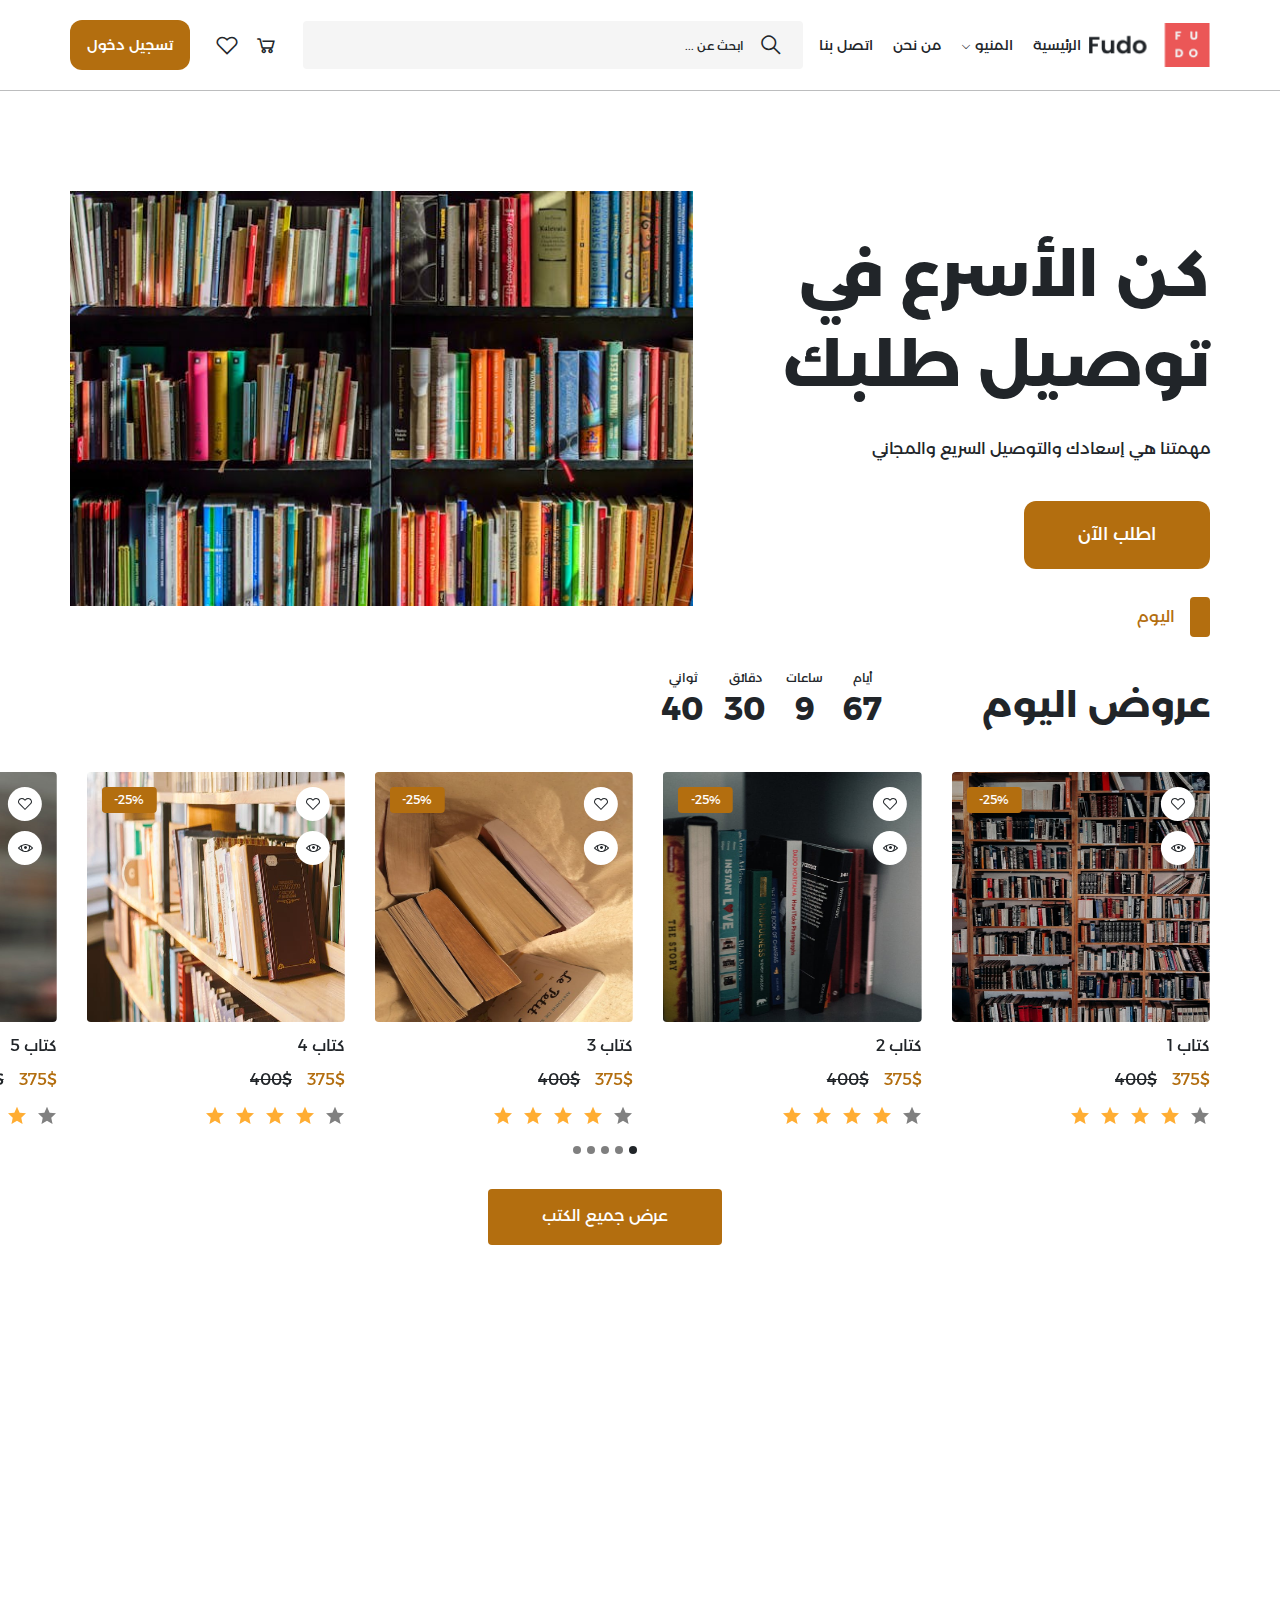
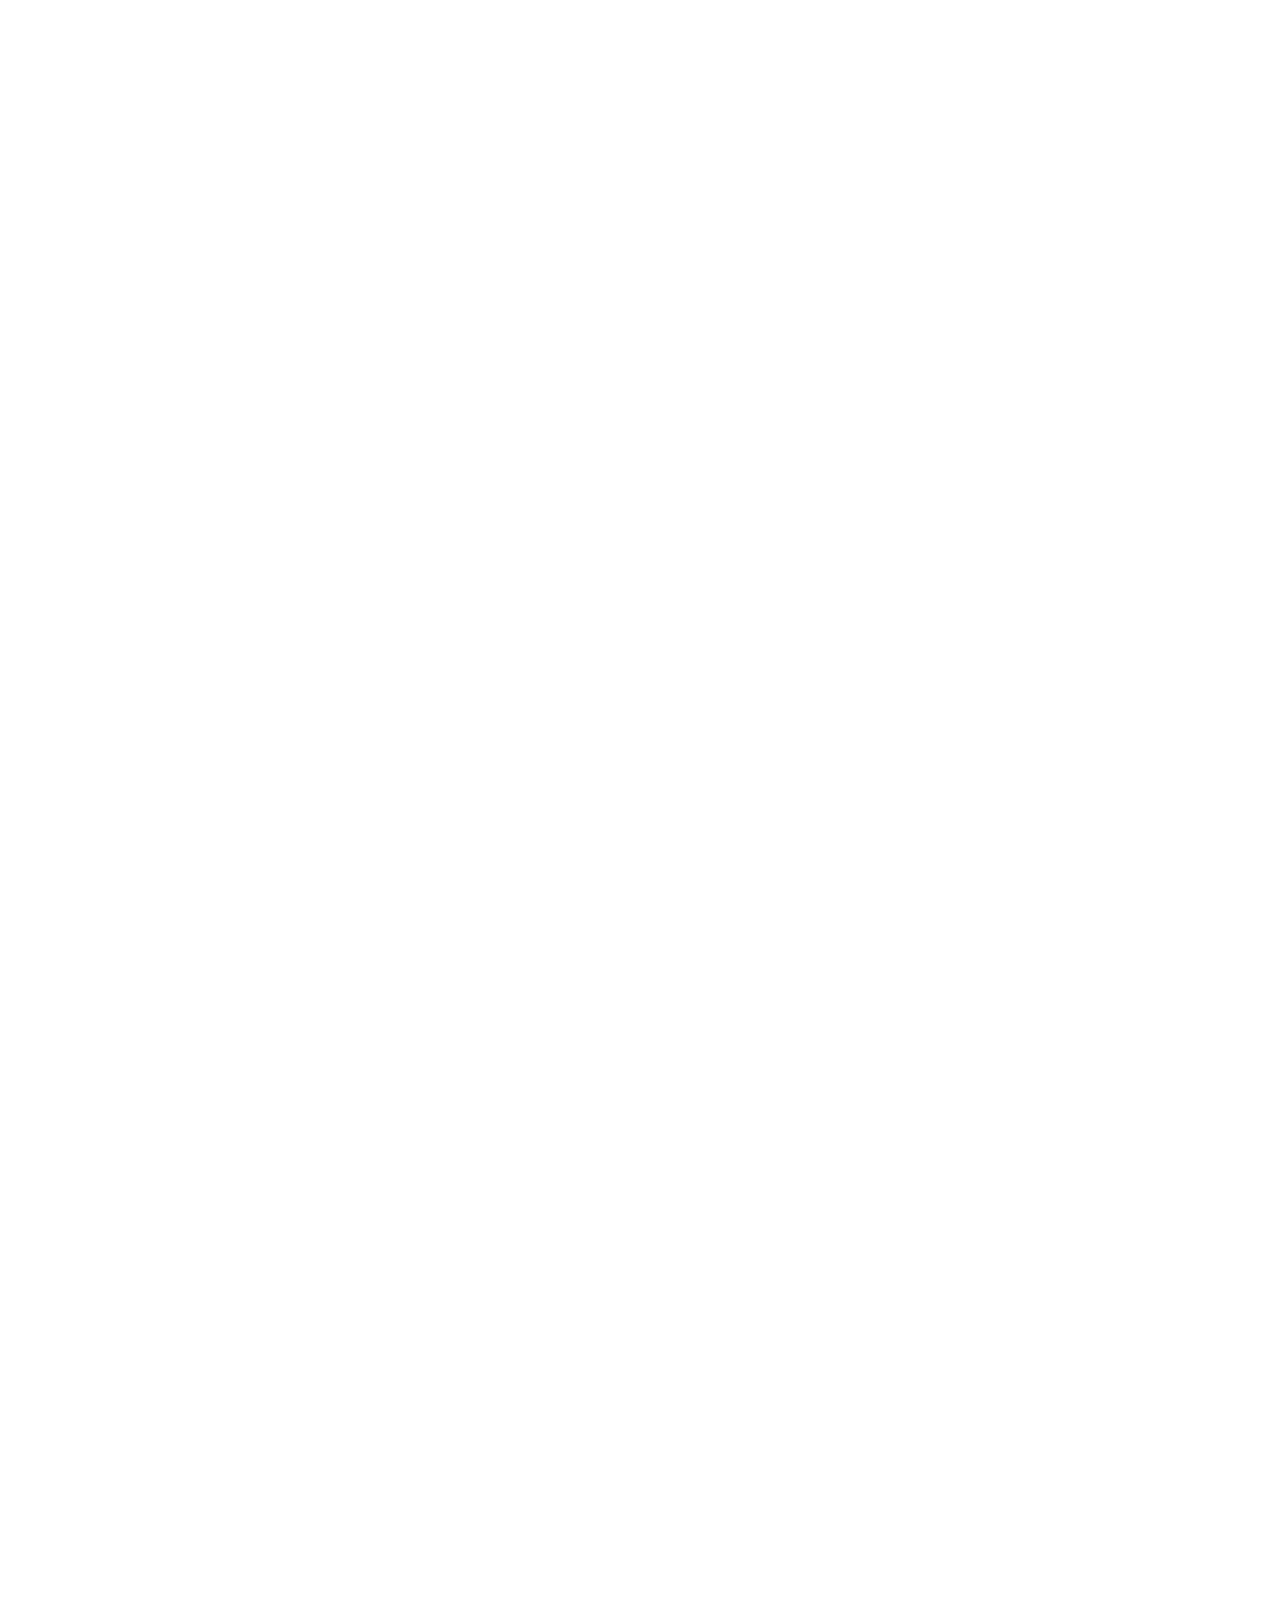
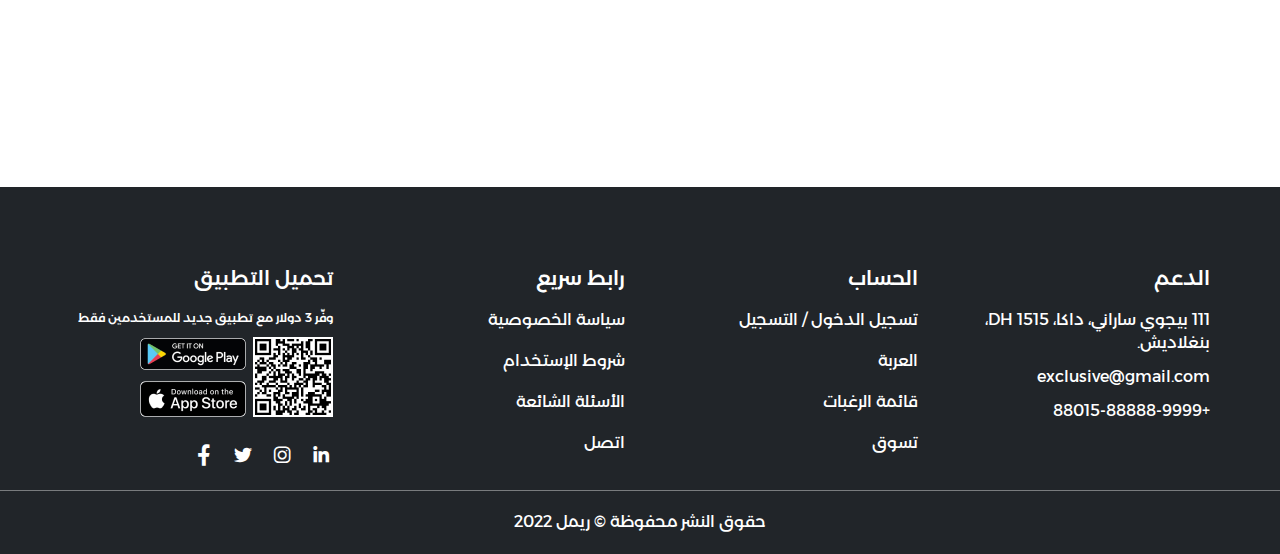
<file: index.html>
<!DOCTYPE html>
<html lang="ar" dir="rtl">
   <head>
      <meta charset="utf-8" />
      <meta http-equiv="X-UA-Compatible" content="IE=edge" />
      <meta name="viewport" content="width=device-width, initial-scale=1" />
      <title> Books </title>
      <link rel="icon" href="images/fav.png" type="image/png" />
      <link rel="stylesheet" href="css/all.min.css" />
      <link rel="stylesheet" href="css/line-awesome.min.css" />
      <link rel="stylesheet" href="css/bootstrap.css" />
      <link rel="stylesheet" href="css/bootstrap-rtl.min.css" />
      <link rel="stylesheet" href="css/fonts.css" />
      <link rel="stylesheet" href="css/animate.css" />
      <link rel="stylesheet" href="css/swiper.min.css" />
      <link rel="stylesheet" href="css/style.css" />
   </head>
   <body>
      <!-- preloader -->
      <div class="preloader">
         <div class="progress">
            <div class="progress-bar"></div>
         </div>
      </div>
      <!-- preloader -->
       
      <!-- header section -->
      <header>
         <div class="top-header">
            <!-- menu-icon-for-mobile -->
            <div class="show-icons">
               <a class="menu-bars" id="menu-id" href="#!">
               <i class="las la-bars bar show-icon"></i>
               <i class="las la-times times hide-icon"></i>
               </a>
            </div>
            <!-- end menu-icon-for-mobile -->
             <div class="container">
            <div class="nav-header">
               <div class="img-logo">
                  <a href="index.html"><img src="images/logo.png" class="img-responsive" /></a>
               </div>

               <!-- navigation-bar -->
         <div class="navigation-bar">
            <div class="navgition">
               <ul class="big-menu list-unstyled">
                  <li>
                     <a href="index.html"> الرئيسية </a>
                  </li>
                 
                  <li class=" menu-item-has-children ">
                     <a href="#">
                    المنيو
                     </a>
                     <ul class=" sub-menu mega-menu">
                       <div class="mega-menu-block">
                        <h4 class="mega-menu-title">
                           الكتب
                        </h4>
                        <li >
                           <a href="#" >
                           <span>كتاب 1    </span>
                           </a>
                        </li>
                        <li >
                           <a href="#" >
                           <span> كتاب 2  </span>
                           </a>
                        </li>
                        <li >
                           <a href="#" >
                           <span>  كتاب 3  </span>
                           </a>
                        </li>
                        <li >
                           <a href="#" >
                           <span> كتاب 4  </span>
                           </a>
                        </li>
                        <li >
                           <a href="#" >
                           <span> كتاب 5   </span>
                           </a>
                        </li>
                        
                       </div>
                       <div class="mega-menu-block">
                        <h4 class="mega-menu-title">
                           الكتب
                        </h4>
                        <li >
                           <a href="#" >
                           <span>كتاب 1    </span>
                           </a>
                        </li>
                        <li >
                           <a href="#" >
                           <span> كتاب 2  </span>
                           </a>
                        </li>
                        <li >
                           <a href="#" >
                           <span>  كتاب 3  </span>
                           </a>
                        </li>
                        <li >
                           <a href="#" >
                           <span> كتاب 4  </span>
                           </a>
                        </li>
                        <li >
                           <a href="#" >
                           <span> كتاب 5   </span>
                           </a>
                        </li>
                        
                       </div>
                       <div class="mega-menu-block">
                        <h4 class="mega-menu-title">
                           الكتب
                        </h4>
                        <li >
                           <a href="#" >
                           <span>كتاب 1    </span>
                           </a>
                        </li>
                        <li >
                           <a href="#" >
                           <span> كتاب 2  </span>
                           </a>
                        </li>
                        <li >
                           <a href="#" >
                           <span>  كتاب 3  </span>
                           </a>
                        </li>
                        <li >
                           <a href="#" >
                           <span> كتاب 4  </span>
                           </a>
                        </li>
                        <li >
                           <a href="#" >
                           <span> كتاب 5   </span>
                           </a>
                        </li>
                        
                       </div>
                       <div class="mega-menu-block">
                        <h4 class="mega-menu-title">
                           الكتب
                        </h4>
                        <li >
                           <a href="#" >
                           <span>كتاب 1    </span>
                           </a>
                        </li>
                        <li >
                           <a href="#" >
                           <span> كتاب 2  </span>
                           </a>
                        </li>
                        <li >
                           <a href="#" >
                           <span>  كتاب 3  </span>
                           </a>
                        </li>
                        <li >
                           <a href="#" >
                           <span> كتاب 4  </span>
                           </a>
                        </li>
                        <li >
                           <a href="#" >
                           <span> كتاب 5   </span>
                           </a>
                        </li>
                        
                       </div>
                       <div class="mega-menu-block">
                        <h4 class="mega-menu-title">
                           الكتب
                        </h4>
                        <li >
                           <a href="#" >
                           <span>كتاب 1    </span>
                           </a>
                        </li>
                        <li >
                           <a href="#" >
                           <span> كتاب 2  </span>
                           </a>
                        </li>
                        <li >
                           <a href="#" >
                           <span>  كتاب 3  </span>
                           </a>
                        </li>
                        <li >
                           <a href="#" >
                           <span> كتاب 4  </span>
                           </a>
                        </li>
                        <li >
                           <a href="#" >
                           <span> كتاب 5   </span>
                           </a>
                        </li>
                        
                       </div>
                       <div class="mega-menu-block">
                        <h4 class="mega-menu-title">
                           الكتب
                        </h4>
                        <li >
                           <a href="#" >
                           <span>كتاب 1    </span>
                           </a>
                        </li>
                        <li >
                           <a href="#" >
                           <span> كتاب 2  </span>
                           </a>
                        </li>
                        <li >
                           <a href="#" >
                           <span>  كتاب 3  </span>
                           </a>
                        </li>
                        <li >
                           <a href="#" >
                           <span> كتاب 4  </span>
                           </a>
                        </li>
                        <li >
                           <a href="#" >
                           <span> كتاب 5   </span>
                           </a>
                        </li>
                        
                       </div>
                       <div class="mega-menu-block">
                        <h4 class="mega-menu-title">
                           الكتب
                        </h4>
                        <li >
                           <a href="#" >
                           <span>كتاب 1    </span>
                           </a>
                        </li>
                        <li >
                           <a href="#" >
                           <span> كتاب 2  </span>
                           </a>
                        </li>
                        <li >
                           <a href="#" >
                           <span>  كتاب 3  </span>
                           </a>
                        </li>
                        <li >
                           <a href="#" >
                           <span> كتاب 4  </span>
                           </a>
                        </li>
                        <li >
                           <a href="#" >
                           <span> كتاب 5   </span>
                           </a>
                        </li>
                        
                       </div>
                       <div class="mega-menu-block">
                        <h4 class="mega-menu-title">
                           الكتب
                        </h4>
                        <li >
                           <a href="#" >
                           <span>كتاب 1    </span>
                           </a>
                        </li>
                        <li >
                           <a href="#" >
                           <span> كتاب 2  </span>
                           </a>
                        </li>
                        <li >
                           <a href="#" >
                           <span>  كتاب 3  </span>
                           </a>
                        </li>
                        <li >
                           <a href="#" >
                           <span> كتاب 4  </span>
                           </a>
                        </li>
                        <li >
                           <a href="#" >
                           <span> كتاب 5   </span>
                           </a>
                        </li>
                        
                       </div>
                     </ul>
                  </li>
                  <li>
                      <a href="about.html"> من نحن </a>
                  </li>
                  <li>
                     <a href="contact-us.html"> اتصل بنا </a>
                  </li>
                
                
               </ul>
            </div>
         </div>
         <!-- end navigation bar -->

<div class="left-section">
               <form class="search-section">
                  <input
                     class="search-input"
                     type="text"
                     name=""
                     value=""
                     placeholder= " ابحث عن ...  "
                     />
                  <button class="search-button " >
                  <i class="las la-search search-icon"></i>
                  </button>
               </form>

                 <!-- list for user -->
               <ul class="top-header-list">
                 
                
                 
                  <li>
                     <a href="cart.html">
                        
                           <i class="las la-shopping-cart top-header-list-icon"></i>
                          
                       
                       
                     </a>
                  </li>
                  <li>
                     <a href="favourite.html">
                        
                           <i class="lar la-heart top-header-list-icon"></i>
                          
                       
                       
                     </a>
                  </li>
               </ul>
               <a href="#" class="reg-link">
                  تسجيل دخول
               </a>
      </div>
             
              
              
            </div>
            </div>
         </div>
         <!-- end top header-->
       
         </div> 
      </header>
      <!-- header section     -->
      <!-- main banner -->
      <main class="main-banner">
        <div class="main-text">
         <h2 class="main-title">
            كن الأسرع في توصيل طلبك
         </h2>
         <span class="main-note">
            مهمتنا هي إسعادك والتوصيل السريع والمجاني 
         </span>
         <a href="#" class="order-link">
            اطلب الآن
         </a>
        </div>
        <div class="main-banner-img">
         <img class="img-responsive" src="images/main-banner/01.jpg" alt="main banner image">
        </div>
      </main>
      <!-- main banner -->
      <!-- section about-us -->
      <div class="categories-section wow fadeInDown">
        <span class="day">
         اليوم
        </span>
        <div class="timer-div">
         <h3 class="big-titlee">
            عروض اليوم
         </h3>
         <div id="countdown">
            <ul class="count-down">
              <li><span id="days"></span>أيام</li>
              <li><span id="hours"></span>ساعات</li>
              <li><span id="minutes"></span>دقائق</li>
              <li><span id="seconds"></span>ثواني</li>
            </ul>
          </div>
        </div>
            <div class="categories-slider">
               <div class="categories">
                  <div class="swiper-container">
                     <div class="swiper-wrapper">
                        <div class="swiper-slide">
                           <a href="product-details.html" class="cat-block">
                              <div class="category-block">
                                 <div class="category-figure">
                                    <img class="category-img" src="images/products/01.jpg" alt="product img">
                                    <ul class="fav-list">
                                       <li>
                                         <button>
                                             <i class="lar la-heart"></i>
                                         </button>
                                         
                                       </li>
                                       <li>
                                          <button>
                                             <i class="las la-eye"></i>
                                          </button>
                                          
                                        </li>
                                    </ul>
                                    <span class="discountt">
                                       -25%
                                    </span>
                                    <button class="add-cartt">
                                       أضف إلى السلة 
                                    </button>
                                 </div>
                              </div>
                              <h2 class="category-title">
                                 كتاب 1
                              </h2>
                              <div class="pricee">
                              <span class="new-price">
                                 375$
                              </span>
                              <span class="old-pricee">
                                 400$
                              </span>
                              </div>
                              <ul class="ratee">
                                 <li class="gray-star">
                                    <i class="las la-star"></i>
                                 </li>
                                 <li class="gold-star">
                                    <i class="las la-star"></i>
                                 </li>
                                 <li class="gold-star">
                                    <i class="las la-star"></i>
                                 </li>
                                 <li class="gold-star">
                                    <i class="las la-star"></i>
                                 </li>
                                 <li class="gold-star">
                                    <i class="las la-star"></i>
                                 </li>
                                 
                              </ul>
                           </a>
                        </div>
                        <div class="swiper-slide">
                           <a href="product-details.html" class="cat-block">
                              <div class="category-block">
                                 <div class="category-figure">
                                    <img class="category-img" src="images/products/02.jpg" alt="product img">
                                    <ul class="fav-list">
                                       <li>
                                         <button>
                                             <i class="lar la-heart"></i>
                                         </button>
                                         
                                       </li>
                                       <li>
                                          <button>
                                             <i class="las la-eye"></i>
                                          </button>
                                          
                                        </li>
                                    </ul>
                                    <span class="discountt">
                                       -25%
                                    </span>
                                    <button class="add-cartt">
                                       أضف إلى السلة 
                                    </button>
                                 </div>
                              </div>
                              <h2 class="category-title">
                               كتاب 2
                              </h2>
                              <div class="pricee">
                              <span class="new-price">
                                 375$
                              </span>
                              <span class="old-pricee">
                                 400$
                              </span>
                              </div>
                              <ul class="ratee">
                                 <li class="gray-star">
                                    <i class="las la-star"></i>
                                 </li>
                                 <li class="gold-star">
                                    <i class="las la-star"></i>
                                 </li>
                                 <li class="gold-star">
                                    <i class="las la-star"></i>
                                 </li>
                                 <li class="gold-star">
                                    <i class="las la-star"></i>
                                 </li>
                                 <li class="gold-star">
                                    <i class="las la-star"></i>
                                 </li>
                                 
                              </ul>
                           </a>
                        </div>
                        <div class="swiper-slide">
                           <a href="product-details.html" class="cat-block">
                              <div class="category-block">
                                 <div class="category-figure">
                                    <img class="category-img" src="images/products/03.jpg" alt="product img">
                                    <ul class="fav-list">
                                       <li>
                                         <button>
                                             <i class="lar la-heart"></i>
                                         </button>
                                         
                                       </li>
                                       <li>
                                          <button>
                                             <i class="las la-eye"></i>
                                          </button>
                                          
                                        </li>
                                    </ul>
                                    <span class="discountt">
                                       -25%
                                    </span>
                                    <button class="add-cartt">
                                       أضف إلى السلة 
                                    </button>
                                 </div>
                              </div>
                              <h2 class="category-title">
                               كتاب 3
                              </h2>
                              <div class="pricee">
                              <span class="new-price">
                                 375$
                              </span>
                              <span class="old-pricee">
                                 400$
                              </span>
                              </div>
                              <ul class="ratee">
                                 <li class="gray-star">
                                    <i class="las la-star"></i>
                                 </li>
                                 <li class="gold-star">
                                    <i class="las la-star"></i>
                                 </li>
                                 <li class="gold-star">
                                    <i class="las la-star"></i>
                                 </li>
                                 <li class="gold-star">
                                    <i class="las la-star"></i>
                                 </li>
                                 <li class="gold-star">
                                    <i class="las la-star"></i>
                                 </li>
                                 
                              </ul>
                           </a>
                        </div>
                        <div class="swiper-slide">
                           <a href="product-details.html" class="cat-block">
                              <div class="category-block">
                                 <div class="category-figure">
                                    <img class="category-img" src="images/products/04.jpg" alt="product img">
                                    <ul class="fav-list">
                                       <li>
                                         <button>
                                             <i class="lar la-heart"></i>
                                         </button>
                                         
                                       </li>
                                       <li>
                                          <button>
                                             <i class="las la-eye"></i>
                                          </button>
                                          
                                        </li>
                                    </ul>
                                    <span class="discountt">
                                       -25%
                                    </span>
                                    <button class="add-cartt">
                                       أضف إلى السلة 
                                    </button>
                                 </div>
                              </div>
                              <h2 class="category-title">
                               كتاب 4
                              </h2>
                              <div class="pricee">
                              <span class="new-price">
                                 375$
                              </span>
                              <span class="old-pricee">
                                 400$
                              </span>
                              </div>
                              <ul class="ratee">
                                 <li class="gray-star">
                                    <i class="las la-star"></i>
                                 </li>
                                 <li class="gold-star">
                                    <i class="las la-star"></i>
                                 </li>
                                 <li class="gold-star">
                                    <i class="las la-star"></i>
                                 </li>
                                 <li class="gold-star">
                                    <i class="las la-star"></i>
                                 </li>
                                 <li class="gold-star">
                                    <i class="las la-star"></i>
                                 </li>
                                 
                              </ul>
                           </a>
                        </div>
                        <div class="swiper-slide">
                           <a href="product-details.html" class="cat-block">
                              <div class="category-block">
                                 <div class="category-figure">
                                    <img class="category-img" src="images/products/05.jpg" alt="product img">
                                    <ul class="fav-list">
                                       <li>
                                         <button>
                                             <i class="lar la-heart"></i>
                                         </button>
                                         
                                       </li>
                                       <li>
                                          <button>
                                             <i class="las la-eye"></i>
                                          </button>
                                          
                                        </li>
                                    </ul>
                                    <span class="discountt">
                                       -25%
                                    </span>
                                    <button class="add-cartt">
                                       أضف إلى السلة 
                                    </button>
                                 </div>
                              </div>
                              <h2 class="category-title">
                               كتاب 5
                              </h2>
                              <div class="pricee">
                              <span class="new-price">
                                 375$
                              </span>
                              <span class="old-pricee">
                                 400$
                              </span>
                              </div>
                              <ul class="ratee">
                                 <li class="gray-star">
                                    <i class="las la-star"></i>
                                 </li>
                                 <li class="gold-star">
                                    <i class="las la-star"></i>
                                 </li>
                                 <li class="gold-star">
                                    <i class="las la-star"></i>
                                 </li>
                                 <li class="gold-star">
                                    <i class="las la-star"></i>
                                 </li>
                                 <li class="gold-star">
                                    <i class="las la-star"></i>
                                 </li>
                                 
                              </ul>
                           </a>
                        </div>
                       
                      
                     </div>
                  </div>
               </div>
               <div class="swiper-pagination"></div>
               <div class="swiper-btn-prev swiper-btn">
                  <i class="las la-arrow-right"></i>
               </div>
               <div class="swiper-btn-next swiper-btn">
                  <i class="las la-arrow-left"></i>
               </div>
            </div>
        <a href="category.html" class="show-all-link">
         عرض جميع الكتب
        </a>
      </div>
      <!-- section about-us -->
      <!-- discover-section -->
      <div class="categories-section wow fadeInDown">
         <span class="day">
          كتبنا
         </span>
         <div class="timer-div">
          <h3 class="big-titlee">
             استكشف كتبنا
          </h3>
          
         </div>
             <div class="discover-slider">
                <div class="categories">
                   <div class="swiper-container">
                      <div class="swiper-wrapper">
                         <div class="swiper-slide">
                            <a href="product-details.html" class="cat-block">
                               <div class="category-block">
                                  <div class="category-figure">
                                     <img class="category-img" src="images/products/01.jpg" alt="product img">
                                     <ul class="fav-list">
                                        <li>
                                          <button>
                                              <i class="lar la-heart"></i>
                                          </button>
                                          
                                        </li>
                                        <li>
                                           <button>
                                              <i class="las la-eye"></i>
                                           </button>
                                           
                                         </li>
                                     </ul>
                                     <span class="discountt">
                                        -25%
                                     </span>
                                     <button class="add-cartt">
                                        أضف إلى السلة 
                                     </button>
                                  </div>
                               </div>
                               <h2 class="category-title">
                                  كتاب 1
                               </h2>
                               <div class="pricee">
                               <span class="new-price">
                                  375$
                               </span>
                               <span class="old-pricee">
                                  400$
                               </span>
                               </div>
                               <ul class="ratee">
                                  <li class="gray-star">
                                     <i class="las la-star"></i>
                                  </li>
                                  <li class="gold-star">
                                     <i class="las la-star"></i>
                                  </li>
                                  <li class="gold-star">
                                     <i class="las la-star"></i>
                                  </li>
                                  <li class="gold-star">
                                     <i class="las la-star"></i>
                                  </li>
                                  <li class="gold-star">
                                     <i class="las la-star"></i>
                                  </li>
                                  
                               </ul>
                            </a>
                         </div>
                         <div class="swiper-slide">
                            <a href="product-details.html" class="cat-block">
                               <div class="category-block">
                                  <div class="category-figure">
                                     <img class="category-img" src="images/products/02.jpg" alt="product img">
                                     <ul class="fav-list">
                                        <li>
                                          <button>
                                              <i class="lar la-heart"></i>
                                          </button>
                                          
                                        </li>
                                        <li>
                                           <button>
                                              <i class="las la-eye"></i>
                                           </button>
                                           
                                         </li>
                                     </ul>
                                     <span class="discountt">
                                        -25%
                                     </span>
                                     <button class="add-cartt">
                                        أضف إلى السلة 
                                     </button>
                                  </div>
                               </div>
                               <h2 class="category-title">
                                كتاب 2
                               </h2>
                               <div class="pricee">
                               <span class="new-price">
                                  375$
                               </span>
                               <span class="old-pricee">
                                  400$
                               </span>
                               </div>
                               <ul class="ratee">
                                  <li class="gray-star">
                                     <i class="las la-star"></i>
                                  </li>
                                  <li class="gold-star">
                                     <i class="las la-star"></i>
                                  </li>
                                  <li class="gold-star">
                                     <i class="las la-star"></i>
                                  </li>
                                  <li class="gold-star">
                                     <i class="las la-star"></i>
                                  </li>
                                  <li class="gold-star">
                                     <i class="las la-star"></i>
                                  </li>
                                  
                               </ul>
                            </a>
                         </div>
                         <div class="swiper-slide">
                            <a href="product-details.html" class="cat-block">
                               <div class="category-block">
                                  <div class="category-figure">
                                     <img class="category-img" src="images/products/03.jpg" alt="product img">
                                     <ul class="fav-list">
                                        <li>
                                          <button>
                                              <i class="lar la-heart"></i>
                                          </button>
                                          
                                        </li>
                                        <li>
                                           <button>
                                              <i class="las la-eye"></i>
                                           </button>
                                           
                                         </li>
                                     </ul>
                                     <span class="discountt">
                                        -25%
                                     </span>
                                     <button class="add-cartt">
                                        أضف إلى السلة 
                                     </button>
                                  </div>
                               </div>
                               <h2 class="category-title">
                                كتاب 3
                               </h2>
                               <div class="pricee">
                               <span class="new-price">
                                  375$
                               </span>
                               <span class="old-pricee">
                                  400$
                               </span>
                               </div>
                               <ul class="ratee">
                                  <li class="gray-star">
                                     <i class="las la-star"></i>
                                  </li>
                                  <li class="gold-star">
                                     <i class="las la-star"></i>
                                  </li>
                                  <li class="gold-star">
                                     <i class="las la-star"></i>
                                  </li>
                                  <li class="gold-star">
                                     <i class="las la-star"></i>
                                  </li>
                                  <li class="gold-star">
                                     <i class="las la-star"></i>
                                  </li>
                                  
                               </ul>
                            </a>
                         </div>
                         <div class="swiper-slide">
                            <a href="product-details.html" class="cat-block">
                               <div class="category-block">
                                  <div class="category-figure">
                                     <img class="category-img" src="images/products/04.jpg" alt="product img">
                                     <ul class="fav-list">
                                        <li>
                                          <button>
                                              <i class="lar la-heart"></i>
                                          </button>
                                          
                                        </li>
                                        <li>
                                           <button>
                                              <i class="las la-eye"></i>
                                           </button>
                                           
                                         </li>
                                     </ul>
                                     <span class="discountt">
                                        -25%
                                     </span>
                                     <button class="add-cartt">
                                        أضف إلى السلة 
                                     </button>
                                  </div>
                               </div>
                               <h2 class="category-title">
                                كتاب 4
                               </h2>
                               <div class="pricee">
                               <span class="new-price">
                                  375$
                               </span>
                               <span class="old-pricee">
                                  400$
                               </span>
                               </div>
                               <ul class="ratee">
                                  <li class="gray-star">
                                     <i class="las la-star"></i>
                                  </li>
                                  <li class="gold-star">
                                     <i class="las la-star"></i>
                                  </li>
                                  <li class="gold-star">
                                     <i class="las la-star"></i>
                                  </li>
                                  <li class="gold-star">
                                     <i class="las la-star"></i>
                                  </li>
                                  <li class="gold-star">
                                     <i class="las la-star"></i>
                                  </li>
                                  
                               </ul>
                            </a>
                         </div>
                         <div class="swiper-slide">
                            <a href="product-details.html" class="cat-block">
                               <div class="category-block">
                                  <div class="category-figure">
                                     <img class="category-img" src="images/products/05.jpg" alt="product img">
                                     <ul class="fav-list">
                                        <li>
                                          <button>
                                              <i class="lar la-heart"></i>
                                          </button>
                                          
                                        </li>
                                        <li>
                                           <button>
                                              <i class="las la-eye"></i>
                                           </button>
                                           
                                         </li>
                                     </ul>
                                     <span class="discountt">
                                        -25%
                                     </span>
                                     <button class="add-cartt">
                                        أضف إلى السلة 
                                     </button>
                                  </div>
                               </div>
                               <h2 class="category-title">
                                كتاب 5
                               </h2>
                               <div class="pricee">
                               <span class="new-price">
                                  375$
                               </span>
                               <span class="old-pricee">
                                  400$
                               </span>
                               </div>
                               <ul class="ratee">
                                  <li class="gray-star">
                                     <i class="las la-star"></i>
                                  </li>
                                  <li class="gold-star">
                                     <i class="las la-star"></i>
                                  </li>
                                  <li class="gold-star">
                                     <i class="las la-star"></i>
                                  </li>
                                  <li class="gold-star">
                                     <i class="las la-star"></i>
                                  </li>
                                  <li class="gold-star">
                                     <i class="las la-star"></i>
                                  </li>
                                  
                               </ul>
                            </a>
                         </div>
                        
                       
                      </div>
                   </div>
                </div>
                <div class="swiper-pagination"></div>
                <div class="swiper-btn-prev swiper-btn">
                   <i class="las la-arrow-right"></i>
                </div>
                <div class="swiper-btn-next swiper-btn">
                   <i class="las la-arrow-left"></i>
                </div>
             </div>
         <a href="category.html" class="show-all-link">
          عرض جميع الكتب
         </a>
       </div>
      <!-- discover-section -->
      <!-- testimonials-section -->
      <div class="testimonials wow fadeInDown">
         <div class="container">
            <div class="testimonials-content">
               <div class="testimonial-img">
                  <img class="img-responsive" src="images/testimonials/01.jpg" alt="testimonial img">
               </div>
               <div class="testimonials-text">
                  <span class="testimonial-note">
                     ماذا يقولون ؟
                  </span>
                  <h2 class="testimonial-title">
                     ماذا يقول عملاؤنا عنا ؟
                  </h2>
                  <div class="testimonials-slider">
                     <div class="swiper-container">
                        <div class="swiper-wrapper">
                           <div class="swiper-slide">
                             <p class="testimonial-p">
                              "فودو هو الأفضل. إلى جانب الكتب العديدة  الخدمة أيضًا جيدة جدًا، خاصة في خدمة التوصيل السريعة جدًا. أوصي بشدة بفودو لك”.
                              </p>
                              <div class="test-name-div">
                                 <div class="test-name-img">
                                    <img src="images/testimonials/02.jpg" alt="user img">
                                 </div>
                                 <div class="name-div">
                                    <h3 class="name">
                                       ريهام عادل
                                    </h3>
                                    <span class="discription">
                                       عشاق الكتب
                                    </span>
                                 </div>
                              </div>
                              <ul class="ratee">
                                 <li class="gray-star">
                                    <i class="las la-star"></i>
                                 </li>
                                 <li class="gold-star">
                                    <i class="las la-star"></i>
                                 </li>
                                 <li class="gold-star">
                                    <i class="las la-star"></i>
                                 </li>
                                 <li class="gold-star">
                                    <i class="las la-star"></i>
                                 </li>
                                 <li class="gold-star">
                                    <i class="las la-star"></i>
                                 </li>
                                 
                              </ul>
                           </div>
                           <div class="swiper-slide">
                              <p class="testimonial-p">
                                 "فودو هو الأفضل. إلى جانب الوجبات العديدة ، الخدمة أيضًا جيدة جدًا، خاصة في خدمة التوصيل السريعة جدًا. أوصي بشدة بفودو لك”.
                                 </p>
                                 <div class="test-name-div">
                                    <div class="test-name-img">
                                       <img src="images/testimonials/02.jpg" alt="user img">
                                    </div>
                                    <div class="name-div">
                                       <h3 class="name">
                                          ريهام عادل
                                       </h3>
                                       <span class="discription">
                                          عشاق الكتب
                                       </span>
                                    </div>
                                 </div>
                                 <ul class="ratee">
                                    <li class="gray-star">
                                       <i class="las la-star"></i>
                                    </li>
                                    <li class="gold-star">
                                       <i class="las la-star"></i>
                                    </li>
                                    <li class="gold-star">
                                       <i class="las la-star"></i>
                                    </li>
                                    <li class="gold-star">
                                       <i class="las la-star"></i>
                                    </li>
                                    <li class="gold-star">
                                       <i class="las la-star"></i>
                                    </li>
                                    
                                 </ul>
                           </div>
                           <div class="swiper-slide">
                              <p class="testimonial-p">
                                 "فودو هو الأفضل. إلى جانب الوجبات العديدة ، الخدمة أيضًا جيدة جدًا، خاصة في خدمة التوصيل السريعة جدًا. أوصي بشدة بفودو لك”.
                                 </p>
                                 <div class="test-name-div">
                                    <div class="test-name-img">
                                       <img src="images/testimonials/02.jpg" alt="user img">
                                    </div>
                                    <div class="name-div">
                                       <h3 class="name">
                                          ريهام عادل
                                       </h3>
                                       <span class="discription">
                                          عشاق الكتب
                                       </span>
                                    </div>
                                 </div>
                                 <ul class="ratee">
                                    <li class="gray-star">
                                       <i class="las la-star"></i>
                                    </li>
                                    <li class="gold-star">
                                       <i class="las la-star"></i>
                                    </li>
                                    <li class="gold-star">
                                       <i class="las la-star"></i>
                                    </li>
                                    <li class="gold-star">
                                       <i class="las la-star"></i>
                                    </li>
                                    <li class="gold-star">
                                       <i class="las la-star"></i>
                                    </li>
                                    
                                 </ul>
                           </div>
                        </div>
                     </div>
                     <div class="swiper-pagination"></div>
                     <div class="swiper-btn-prev swiper-btn">
                        <i class="las la-angle-right"></i>
                     </div>
                     <div class="swiper-btn-next swiper-btn">
                        <i class="las la-angle-left"></i>
                     </div>
                  </div>
               </div>
               </div>
       
           
         </div>
      </div>
      <!-- offers-section -->
      <!-- banner section -->
      <div class="banner-section wow fadeInDown">
         <div class="container">
            <a href="#">
            <div class="banner-img">
               
               <img class="img-responsive" src="images/banner/01.jpg" alt="banner img">
            
         </div>
      </a>
      </div>
      </div>
      <!-- banner section -->
      <!-- footer section -->
      <footer>
         <div class="container">
            <div class="footer-cont">
               <div class="row">
                  <div class="col-md-3 col-sm-4 col-xs-12">
                     <div class="nav-foot-cont">
                        <h2 class="nav-foot-header">الدعم   </h2>
                        <div class="nav-foot">
                           <ul class="contact-list">
                              <li>
                                 <a href="#">
                                    111 بيجوي ساراني، داكا، DH 1515، بنغلاديش.
                                 </a>
                              </li>
                              <li>
                                 
                                 <a href="#">
                                    exclusive@gmail.com
                                 </a>
                              </li>
                              <li>
                                 
                                 <a href="tel:+88015-88888-9999">
                                    +88015-88888-9999
                                 </a>
                              </li>
                              
                           </ul>
                        </div>
                     </div>
                  </div>
 
                  <div class="col-md-3 col-sm-4 col-xs-12">
                     <div class="nav-foot-cont">
                        <h2 class="nav-foot-header nav-accordion"> الحساب </h2>
                        <ul class="nav-foot nav-wrap list-unstyled">
                           <li class="nav-foot-li">
                              <a href="#" class="nav-foot-link">تسجيل الدخول / التسجيل  </a>
                           </li>
                           <li class="nav-foot-li">
                              <a href="cart.html" class="nav-foot-link"> العربة</a>
                           </li>
                           <li class="nav-foot-li">
                              <a href="favourite.html" class="nav-foot-link"> قائمة الرغبات </a>
                           </li>
                           <li class="nav-foot-li">
                              <a href="#" class="nav-foot-link"> تسوق </a>
                           </li>
                          
                        </ul>
                     </div>
                  </div>

                  <div class="col-md-3 col-sm-4 col-xs-12">
                     <div class="nav-foot-cont">
                        <h2 class="nav-foot-header nav-accordion"> رابط سريع </h2>
                        <ul class="nav-foot nav-wrap list-unstyled">
                           <li class="nav-foot-li">
                              <a href="#" class="nav-foot-link">  سياسة الخصوصية  </a>
                           </li>
                           <li class="nav-foot-li">
                              <a href="#" class="nav-foot-link"> شروط الإستخدام</a>
                           </li>
                           <li class="nav-foot-li">
                              <a href="#" class="nav-foot-link">  الأسئلة الشائعة </a>
                           </li>
                           <li class="nav-foot-li">
                              <a href="contact-us.html" class="nav-foot-link"> اتصل </a>
                           </li>
                          
                        </ul>
                     </div>
                  </div>

                  <div class="col-md-3 col-sm-4 col-xs-12">
                     <div class="footer-logo-col">
                        <h2 class="nav-foot-headerr">  تحميل التطبيق </h2>
                        <span class="app-note">
                           وفّر 3 دولار مع تطبيق جديد للمستخدمين فقط
                        </span>
                        <div class="qr-div">
                          <img src="images/footer/qr.png" alt="qr code">
                          <div class="apps">
                           <a href="#">
                              <img src="images/footer/GooglePlay.png" alt="google play">
                           </a>
                           <a href="#">
                              <img src="images/footer/AppStore.png" alt=" app store">
                           </a>
                          </div>
                        </div>
                        <ul class="social-list">
                           <li>
                              <a href="#">
                                 <i class="lab la-linkedin-in"></i>
                              </a>
                           </li>
                           
                           <li>
                              <a href="#">
                              <i class="lab la-instagram"></i>
                              </a>
                           </li>
                           <li>
                              <a href="#">
                                 <i class="lab la-twitter"></i>
                              </a>
                           </li>
                           <li>
                              <a href="#">
                              <i class="lab la-facebook-f"></i>
                              </a>
                           </li>
                        </ul>
                     </div>
                  </div>
                 
            
               </div>
            </div>
           
         </div>
      </footer>
      <div class="copy-flex">
         <div class="copy-right">
            حقوق النشر محفوظة © ريمل 2022
         </div>
         
        
      </div>
      <!-- footer section -->
      <!-- arrow to top -->
      <a class="arrow-top">
      <i class="las la-arrow-up"></i>
      </a>
      <!-- arrow to top -->
      <script src="js/jquery-2.1.1.js"></script>
      <script src="js/bootstrap.min.js"></script>
      <script src="js/wow.min.js"></script>
      <script src="js/swiper.min.js"></script>
      <script src="js/script.js"></script>
   </body>
</html>
</file>
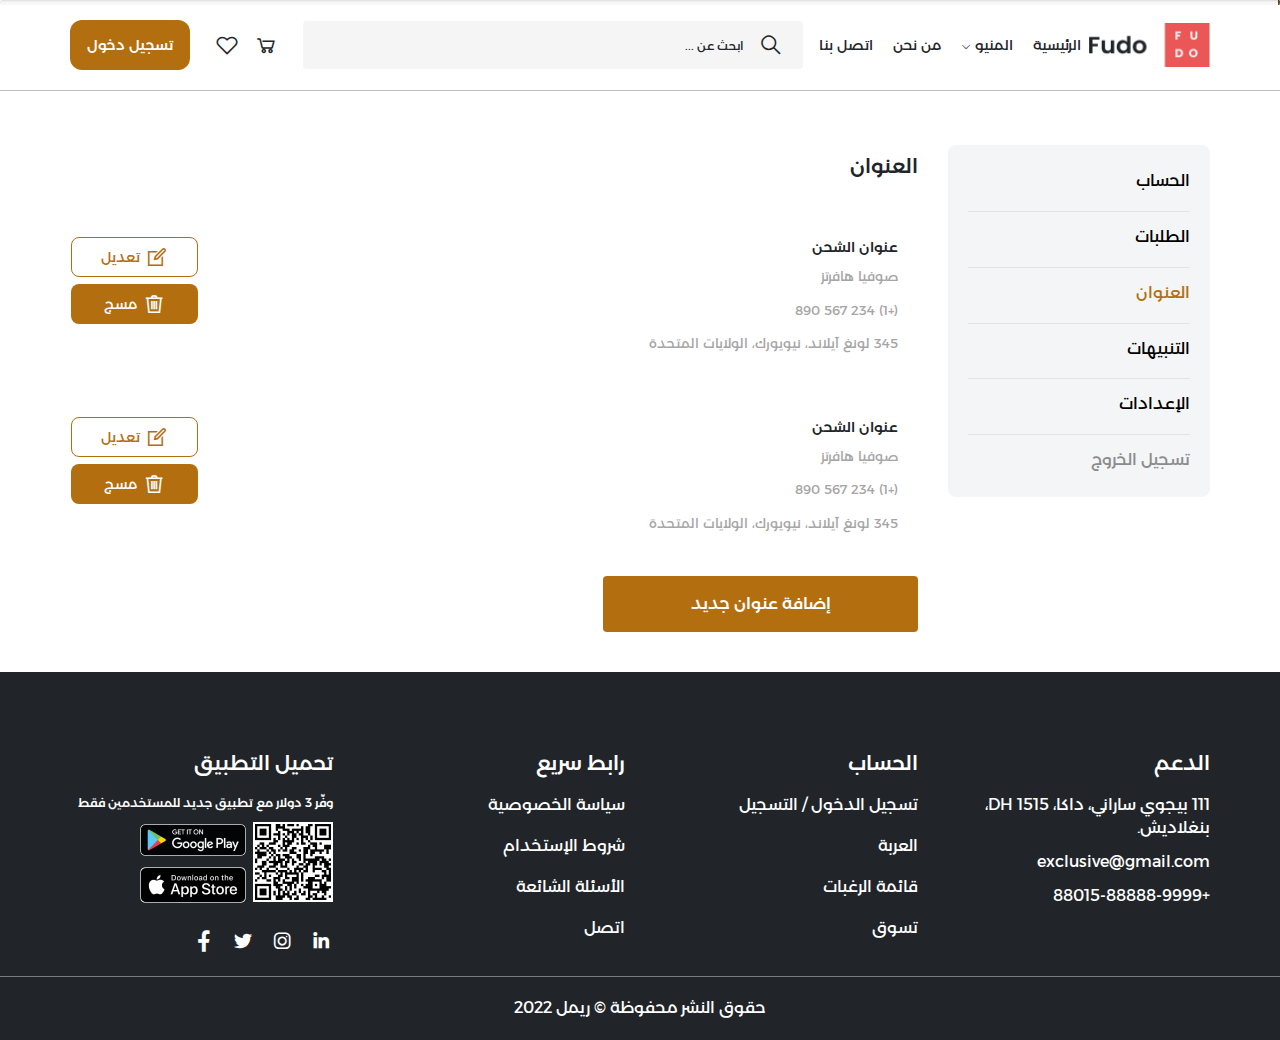
<file: address.html>
<!DOCTYPE html>
<html lang="ar" dir="rtl">
   <head>
      <meta charset="utf-8" />
      <meta http-equiv="X-UA-Compatible" content="IE=edge" />
      <meta name="viewport" content="width=device-width, initial-scale=1" />
      <title>  Fudo / العناوين </title>
      <link rel="icon" href="images/fav.png" type="image/png" />
      <link rel="stylesheet" href="css/all.min.css" />
      <link rel="stylesheet" href="css/line-awesome.min.css" />
      <link rel="stylesheet" href="css/bootstrap.css" />
      <link rel="stylesheet" href="css/bootstrap-rtl.min.css" />
      <link rel="stylesheet" href="css/fonts.css" />
      <link rel="stylesheet" href="css/animate.css" />
      <link rel="stylesheet" href="css/swiper.min.css" />
      <link rel="stylesheet" href="css/style.css" />
   </head>
   <body>
      <!-- preloader -->
      <div class="preloader">
         <div class="progress">
            <div class="progress-bar"></div>
         </div>
      </div>
      <!-- preloader -->
      <!-- header section -->
      <header>
         <div class="top-header">
            <!-- menu-icon-for-mobile -->
            <div class="show-icons">
               <a class="menu-bars" id="menu-id" href="#!">
               <i class="las la-bars bar show-icon"></i>
               <i class="las la-times times hide-icon"></i>
               </a>
            </div>
            <!-- end menu-icon-for-mobile -->
             <div class="container">
            <div class="nav-header">
               <div class="img-logo">
                  <a href="index.html"><img src="images/logo.png" class="img-responsive" /></a>
               </div>

               <!-- navigation-bar -->
         <div class="navigation-bar">
            <div class="navgition">
               <ul class="big-menu list-unstyled">
                  <li>
                     <a href="index.html"> الرئيسية </a>
                  </li>
                 
                  <li class=" menu-item-has-children ">
                     <a href="#">
                    المنيو
                     </a>
                     <ul class=" sub-menu mega-menu">
                       <div class="mega-menu-block">
                        <h4 class="mega-menu-title">
                           الكتب
                        </h4>
                        <li >
                           <a href="#" >
                           <span>كتاب 1    </span>
                           </a>
                        </li>
                        <li >
                           <a href="#" >
                           <span> كتاب 2  </span>
                           </a>
                        </li>
                        <li >
                           <a href="#" >
                           <span>  كتاب 3  </span>
                           </a>
                        </li>
                        <li >
                           <a href="#" >
                           <span> كتاب 4  </span>
                           </a>
                        </li>
                        <li >
                           <a href="#" >
                           <span> كتاب 5   </span>
                           </a>
                        </li>
                        
                       </div>
                       <div class="mega-menu-block">
                        <h4 class="mega-menu-title">
                           الكتب
                        </h4>
                        <li >
                           <a href="#" >
                           <span>كتاب 1    </span>
                           </a>
                        </li>
                        <li >
                           <a href="#" >
                           <span> كتاب 2  </span>
                           </a>
                        </li>
                        <li >
                           <a href="#" >
                           <span>  كتاب 3  </span>
                           </a>
                        </li>
                        <li >
                           <a href="#" >
                           <span> كتاب 4  </span>
                           </a>
                        </li>
                        <li >
                           <a href="#" >
                           <span> كتاب 5   </span>
                           </a>
                        </li>
                        
                       </div>
                       <div class="mega-menu-block">
                        <h4 class="mega-menu-title">
                           الكتب
                        </h4>
                        <li >
                           <a href="#" >
                           <span>كتاب 1    </span>
                           </a>
                        </li>
                        <li >
                           <a href="#" >
                           <span> كتاب 2  </span>
                           </a>
                        </li>
                        <li >
                           <a href="#" >
                           <span>  كتاب 3  </span>
                           </a>
                        </li>
                        <li >
                           <a href="#" >
                           <span> كتاب 4  </span>
                           </a>
                        </li>
                        <li >
                           <a href="#" >
                           <span> كتاب 5   </span>
                           </a>
                        </li>
                        
                       </div>
                       <div class="mega-menu-block">
                        <h4 class="mega-menu-title">
                           الكتب
                        </h4>
                        <li >
                           <a href="#" >
                           <span>كتاب 1    </span>
                           </a>
                        </li>
                        <li >
                           <a href="#" >
                           <span> كتاب 2  </span>
                           </a>
                        </li>
                        <li >
                           <a href="#" >
                           <span>  كتاب 3  </span>
                           </a>
                        </li>
                        <li >
                           <a href="#" >
                           <span> كتاب 4  </span>
                           </a>
                        </li>
                        <li >
                           <a href="#" >
                           <span> كتاب 5   </span>
                           </a>
                        </li>
                        
                       </div>
                       <div class="mega-menu-block">
                        <h4 class="mega-menu-title">
                           الكتب
                        </h4>
                        <li >
                           <a href="#" >
                           <span>كتاب 1    </span>
                           </a>
                        </li>
                        <li >
                           <a href="#" >
                           <span> كتاب 2  </span>
                           </a>
                        </li>
                        <li >
                           <a href="#" >
                           <span>  كتاب 3  </span>
                           </a>
                        </li>
                        <li >
                           <a href="#" >
                           <span> كتاب 4  </span>
                           </a>
                        </li>
                        <li >
                           <a href="#" >
                           <span> كتاب 5   </span>
                           </a>
                        </li>
                        
                       </div>
                       <div class="mega-menu-block">
                        <h4 class="mega-menu-title">
                           الكتب
                        </h4>
                        <li >
                           <a href="#" >
                           <span>كتاب 1    </span>
                           </a>
                        </li>
                        <li >
                           <a href="#" >
                           <span> كتاب 2  </span>
                           </a>
                        </li>
                        <li >
                           <a href="#" >
                           <span>  كتاب 3  </span>
                           </a>
                        </li>
                        <li >
                           <a href="#" >
                           <span> كتاب 4  </span>
                           </a>
                        </li>
                        <li >
                           <a href="#" >
                           <span> كتاب 5   </span>
                           </a>
                        </li>
                        
                       </div>
                       <div class="mega-menu-block">
                        <h4 class="mega-menu-title">
                           الكتب
                        </h4>
                        <li >
                           <a href="#" >
                           <span>كتاب 1    </span>
                           </a>
                        </li>
                        <li >
                           <a href="#" >
                           <span> كتاب 2  </span>
                           </a>
                        </li>
                        <li >
                           <a href="#" >
                           <span>  كتاب 3  </span>
                           </a>
                        </li>
                        <li >
                           <a href="#" >
                           <span> كتاب 4  </span>
                           </a>
                        </li>
                        <li >
                           <a href="#" >
                           <span> كتاب 5   </span>
                           </a>
                        </li>
                        
                       </div>
                       <div class="mega-menu-block">
                        <h4 class="mega-menu-title">
                           الكتب
                        </h4>
                        <li >
                           <a href="#" >
                           <span>كتاب 1    </span>
                           </a>
                        </li>
                        <li >
                           <a href="#" >
                           <span> كتاب 2  </span>
                           </a>
                        </li>
                        <li >
                           <a href="#" >
                           <span>  كتاب 3  </span>
                           </a>
                        </li>
                        <li >
                           <a href="#" >
                           <span> كتاب 4  </span>
                           </a>
                        </li>
                        <li >
                           <a href="#" >
                           <span> كتاب 5   </span>
                           </a>
                        </li>
                        
                       </div>
                     </ul>
                  </li>
                  <li>
                      <a href="about.html"> من نحن </a>
                  </li>
                  <li>
                     <a href="contact-us.html"> اتصل بنا </a>
                  </li>
                
                
               </ul>
            </div>
         </div>
         <!-- end navigation bar -->

<div class="left-section">
               <form class="search-section">
                  <input
                     class="search-input"
                     type="text"
                     name=""
                     value=""
                     placeholder= " ابحث عن ...  "
                     />
                  <button class="search-button " >
                  <i class="las la-search search-icon"></i>
                  </button>
               </form>

                 <!-- list for user -->
               <ul class="top-header-list">
                 
                
                 
                  <li>
                     <a href="cart.html">
                        
                           <i class="las la-shopping-cart top-header-list-icon"></i>
                          
                       
                       
                     </a>
                  </li>
                  <li>
                     <a href="favourite.html">
                        
                           <i class="lar la-heart top-header-list-icon"></i>
                          
                       
                       
                     </a>
                  </li>
               </ul>
               <a href="#" class="reg-link">
                  تسجيل دخول
               </a>
      </div>
             
              
              
            </div>
            </div>
         </div>
         <!-- end top header-->
       
         </div> 
      </header>
      <!-- header section     -->
      <!-- address book -->
      <div class="container">
         <div class="my-account-section mt-54">
            <ul class="my-account-list">
               <li>
                 
                  <a href="edit-user.html">
                    الحساب
                  </a>
               </li>
              
               <li>
                  <a href="my-orders.html">
                 
                  الطلبات
                  </a>
               </li>
              
             
               <li>
                  <a href="address.html" class="active">
                  
                 العنوان
                  </a>
               </li>
               <li>
                  <a href="notifications.html">
                 
                  التنبيهات
                  </a>
               </li>
               <li>
                  <a href="settings.html">
                 
                  الإعدادات
                  </a>
               </li>
               <li>
                  <button type="button" class="pale-link" data-toggle="modal" data-target="#exampleModal">
                  
                  تسجيل الخروج
                  </button>
                  <!-- Modal -->
                  <div class="modal fade my-modal" id="exampleModal" tabindex="-1" role="dialog" aria-labelledby="exampleModalLabel" aria-hidden="true">
                     <div class="modal-dialog my-modal-dialog" role="document">
                        <div class="modal-content">
                           <div class="modal-header my-modal-header">
                              <button type="button" class="close" data-dismiss="modal" aria-label="Close">
                              <i class="las la-times"></i>
                              </button>
                           </div>
                           <div class="modal-body">
                              <h2 class="modal-title mb-22">
                                 تسجيل خروج
                              </h2>
                              <p class="sign-out-note">
                                 هل أنت متأكد أنك تريد تسجيل خروج ؟
                              </p>
                              <button class="submit-btn sign-out-yes">
                              نعم 
                              </button>
                              <button class="submit-btn sign-out-no">
                              إلغاء
                              </button>
                           </div>
                        </div>
                     </div>
                  </div>
               </li>
               
            </ul>
            <div class="my-account-list-content w-847">
              
                  <h2 class="my-acc-title">
                    العنوان
                  </h2>
                  <div class="form-record">
                     <div class="cart-block w-100">
                       
                        <div class="cart-pro-details w-100">
                           <div class="pro-name-bar align-start">
                              <div class="display-f gap-10">
                              <span class="product-name" >
                              عنوان الشحن
                              </span>
                              <span class="cart-det">
                                 صوفيا هافرتز
                                 </span>
                                 <span class="cart-det">
                                    (+1) 234 567 890
                                 </span>
                                 <span class="cart-det">
                                    345 لونغ آيلاند، نيويورك، الولايات المتحدة
                                 </span>
                          </div>      
                              
                                 <div class="order-btns">
                                    <a href="#" class="show-order">
                                       <i class="las la-edit"></i>
                                       تعديل
                                    </a>
                                    <button type="button" class="rate-order" data-toggle="modal" data-target="#exampleModall-2">
                                       <i class="las la-trash"></i>
                                       مسج
                                       </button>
                                       <div class="modal fade my-modal" id="exampleModall-2" tabindex="-1" role="dialog" aria-labelledby="exampleModalLabell-2" aria-hidden="true">
                                          <div class="modal-dialog my-modal-dialog" role="document">
                                             <div class="modal-content">
                                                <div class="modal-header my-modal-header">
                                                   <button type="button" class="close" data-dismiss="modal" aria-label="Close">
                                                   <i class="las la-times"></i>
                                                   </button>
                                                </div>
                                                <div class="modal-body">
                                                   <h2 class="modal-title mb-22">
                                                      مسح عنوانك
                                                   </h2>
                                                   <p class="sign-out-note">
                                                     هل تريد مسح عنوانك ؟
                                                   </p>
                                                   <button class="submit-btn sign-out-yes">
                                                   نعم 
                                                   </button>
                                                   <button class="submit-btn sign-out-no">
                                                   إلغاء
                                                   </button>
                                                </div>
                                             </div>
                                          </div>
                                       </div>
      
                                 </div>
                           </div>
                           
                        </div>
                      
                     </div>
                    </div>

                    <div class="form-record">
                     <div class="cart-block w-100">
                       
                        <div class="cart-pro-details w-100">
                           <div class="pro-name-bar align-start">
                              <div class="display-f gap-10">
                              <span class="product-name" >
                              عنوان الشحن
                              </span>
                              <span class="cart-det">
                                 صوفيا هافرتز
                                 </span>
                                 <span class="cart-det">
                                    (+1) 234 567 890
                                 </span>
                                 <span class="cart-det">
                                    345 لونغ آيلاند، نيويورك، الولايات المتحدة
                                 </span>
                          </div>      
                              
                                 <div class="order-btns">
                                    <a href="#" class="show-order">
                                       <i class="las la-edit"></i>
                                       تعديل
                                    </a>
                                    <button type="button" class="rate-order" data-toggle="modal" data-target="#exampleModall-2">
                                       <i class="las la-trash"></i>
                                       مسج
                                       </button>
                                   
                                       <div class="modal fade my-modal" id="exampleModall-2" tabindex="-1" role="dialog" aria-labelledby="exampleModalLabell-2" aria-hidden="true">
                                          <div class="modal-dialog my-modal-dialog" role="document">
                                             <div class="modal-content">
                                                <div class="modal-header my-modal-header">
                                                   <button type="button" class="close" data-dismiss="modal" aria-label="Close">
                                                   <i class="las la-times"></i>
                                                   </button>
                                                </div>
                                                <div class="modal-body">
                                                   <h2 class="modal-title mb-22">
                                                      مسح عنوانك
                                                   </h2>
                                                   <p class="sign-out-note">
                                                     هل تريد مسح عنوانك ؟
                                                   </p>
                                                   <button class="submit-btn sign-out-yes">
                                                   نعم 
                                                   </button>
                                                   <button class="submit-btn sign-out-no">
                                                   إلغاء
                                                   </button>
                                                </div>
                                             </div>
                                          </div>
                                       </div>
      
                                 </div>
                           </div>
                           
                        </div>
                      
                     </div>
                    </div>

                    <button type="button" class="submit-btn" data-toggle="modal" data-target="#exampleModall">
                     إضافة عنوان جديد
                     </button>
              
                     <div class="modal fade my-modal" id="exampleModall" tabindex="-1" role="dialog" aria-labelledby="exampleModalLabell" aria-hidden="true" style="display: none;">
                        <div class="modal-dialog my-modal-dialog" role="document">
                           <div class="modal-content">
                              <div class="modal-header my-modal-header">
                                 <button type="button" class="close" data-dismiss="modal" aria-label="Close">
                                 <i class="las la-times"></i>
                                 </button>
                              </div>
                              <div class="modal-body">
                                 <h2 class="modal-title">
                                   إضافة عنوان جديد
                                 </h2>
                                 <form>
                                    <label class="form-label">
                                    الإسم
                                    </label>
                                    <input type="text" class="form-input-1 mb-20 p-20" placeholder=" الإسم ">
                                    <label class="form-label">
                                    الهاتف
                                    </label>
                                    <input type="number" class="form-input-1 mb-20 p-20" placeholder=" الهاتف ">
                                    <label class="form-label">
                                       الشقة رقم المنزل المبنى الشركة الشقة
                                       </label>
                                       <input type="text" class="form-input-1 mb-20 p-20" placeholder=" الشقة رقم المنزل المبنى الشركة الشقة ">
                                       <label class="form-label">
                                        المنطقة الحي الشارع القطاع القرية
                                          </label>
                                          <input type="text" class="form-input-1 mb-20 p-20" placeholder=" المنطقة الحي الشارع القطاع القرية ">
                                          <label class="form-label">
                                             المدينة
                                               </label>
                                               <input type="text" class="form-input-1 mb-20 p-20" placeholder=" المدينة ">
                                               <label class="form-label">
                                                الولاية
                                                  </label>
                                                  <input type="text" class="form-input-1 mb-20 p-20" placeholder=" الولاية ">
                                                  <div class="form-group display-f">
                                                   <input class="checkbox-input" type="checkbox" id="vegetables" name="sub-category">
                                                   <label class="checkbox-label" for="vegetables"> استخدام العنوان الإفتراضي لي </label>
                                                </div>
                                                <div class="modal-btns">
                                                   <button class="submit-btn sign-out-yes m-0">
                                                   إضافة
                                                   </button>
                                                   <button class="submit-btn sign-out-no m-0">
                                                   إلغاء
                                                   </button>
                                                </div>
                                 </form>
                              </div>
                           </div>
                        </div>
                     </div>

            </div>
         </div>
      </div>
      <!-- address book -->
          <!-- footer section -->
   <footer>
      <div class="container">
         <div class="footer-cont">
            <div class="row">
               <div class="col-md-3 col-sm-4 col-xs-12">
                  <div class="nav-foot-cont">
                     <h2 class="nav-foot-header">الدعم   </h2>
                     <div class="nav-foot">
                        <ul class="contact-list">
                           <li>
                              <a href="#">
                                 111 بيجوي ساراني، داكا، DH 1515، بنغلاديش.
                              </a>
                           </li>
                           <li>
                              
                              <a href="#">
                                 exclusive@gmail.com
                              </a>
                           </li>
                           <li>
                              
                              <a href="tel:+88015-88888-9999">
                                 +88015-88888-9999
                              </a>
                           </li>
                           
                        </ul>
                     </div>
                  </div>
               </div>
  
               <div class="col-md-3 col-sm-4 col-xs-12">
                  <div class="nav-foot-cont">
                     <h2 class="nav-foot-header nav-accordion"> الحساب </h2>
                     <ul class="nav-foot nav-wrap list-unstyled">
                        <li class="nav-foot-li">
                           <a href="#" class="nav-foot-link">تسجيل الدخول / التسجيل  </a>
                        </li>
                        <li class="nav-foot-li">
                           <a href="cart.html" class="nav-foot-link"> العربة</a>
                        </li>
                        <li class="nav-foot-li">
                           <a href="favourite.html" class="nav-foot-link"> قائمة الرغبات </a>
                        </li>
                        <li class="nav-foot-li">
                           <a href="#" class="nav-foot-link"> تسوق </a>
                        </li>
                       
                     </ul>
                  </div>
               </div>
  
               <div class="col-md-3 col-sm-4 col-xs-12">
                  <div class="nav-foot-cont">
                     <h2 class="nav-foot-header nav-accordion"> رابط سريع </h2>
                     <ul class="nav-foot nav-wrap list-unstyled">
                        <li class="nav-foot-li">
                           <a href="#" class="nav-foot-link">  سياسة الخصوصية  </a>
                        </li>
                        <li class="nav-foot-li">
                           <a href="#" class="nav-foot-link"> شروط الإستخدام</a>
                        </li>
                        <li class="nav-foot-li">
                           <a href="#" class="nav-foot-link">  الأسئلة الشائعة </a>
                        </li>
                        <li class="nav-foot-li">
                           <a href="contact-us.html" class="nav-foot-link"> اتصل </a>
                        </li>
                       
                     </ul>
                  </div>
               </div>
  
               <div class="col-md-3 col-sm-4 col-xs-12">
                  <div class="footer-logo-col">
                     <h2 class="nav-foot-headerr">  تحميل التطبيق </h2>
                     <span class="app-note">
                        وفّر 3 دولار مع تطبيق جديد للمستخدمين فقط
                     </span>
                     <div class="qr-div">
                       <img src="images/footer/qr.png" alt="qr code">
                       <div class="apps">
                        <a href="#">
                           <img src="images/footer/GooglePlay.png" alt="google play">
                        </a>
                        <a href="#">
                           <img src="images/footer/AppStore.png" alt=" app store">
                        </a>
                       </div>
                     </div>
                     <ul class="social-list">
                        <li>
                           <a href="#">
                              <i class="lab la-linkedin-in"></i>
                           </a>
                        </li>
                        
                        <li>
                           <a href="#">
                           <i class="lab la-instagram"></i>
                           </a>
                        </li>
                        <li>
                           <a href="#">
                              <i class="lab la-twitter"></i>
                           </a>
                        </li>
                        <li>
                           <a href="#">
                           <i class="lab la-facebook-f"></i>
                           </a>
                        </li>
                     </ul>
                  </div>
               </div>
              
         
            </div>
         </div>
        
      </div>
   </footer>
   <div class="copy-flex">
      <div class="copy-right">
         حقوق النشر محفوظة © ريمل 2022
      </div>
      
     
   </div>
   <!-- footer section -->
      <!-- arrow to top -->
      <a class="arrow-top">
      <i class="las la-arrow-up"></i>
      </a>
      <!-- arrow to top -->
      <script src="js/jquery-2.1.1.js"></script>
      <script src="js/bootstrap.min.js"></script>
      <script src="js/wow.min.js"></script>
      <script src="js/swiper.min.js"></script>
      <script src="js/script.js"></script>
   </body>
</html>
</file>
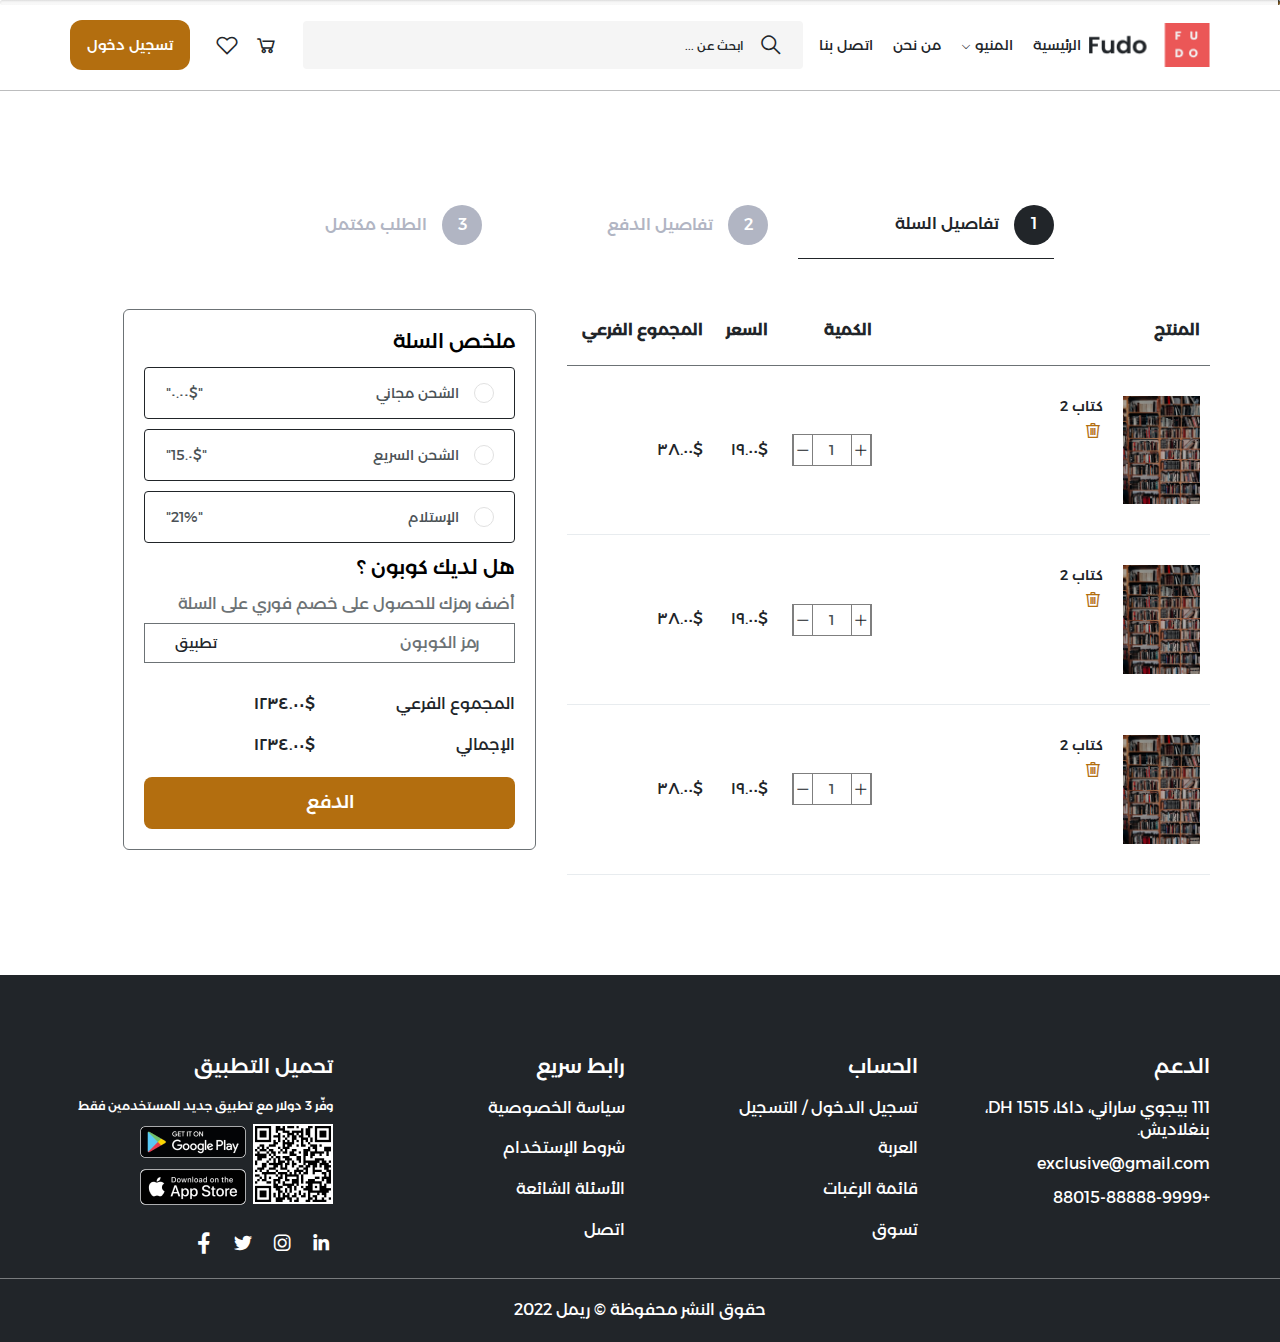
<file: cart.html>
<!DOCTYPE html>
<html lang="ar" dir="rtl">
   <head>
      <meta charset="utf-8" />
      <meta http-equiv="X-UA-Compatible" content="IE=edge" />
      <meta name="viewport" content="width=device-width, initial-scale=1" />
      <title>  Fudo / سلة الشراء</title>
      <link rel="icon" href="images/fav.png" type="image/png" />
      <link rel="stylesheet" href="css/all.min.css" />
      <link rel="stylesheet" href="css/line-awesome.min.css" />
      <link rel="stylesheet" href="css/bootstrap.css" />
      <link rel="stylesheet" href="css/bootstrap-rtl.min.css" />
      <link rel="stylesheet" href="css/fonts.css" />
      <link rel="stylesheet" href="css/animate.css" />
      <link rel="stylesheet" href="css/swiper.min.css" />
      <link rel="stylesheet" href="css/style.css" />
   </head>
   <body>
      <!-- preloader -->
      <div class="preloader">
         <div class="progress">
            <div class="progress-bar"></div>
         </div>
      </div>
      <!-- preloader -->
     <!-- header section -->
     <header>
      <div class="top-header">
         <!-- menu-icon-for-mobile -->
         <div class="show-icons">
            <a class="menu-bars" id="menu-id" href="#!">
            <i class="las la-bars bar show-icon"></i>
            <i class="las la-times times hide-icon"></i>
            </a>
         </div>
         <!-- end menu-icon-for-mobile -->
          <div class="container">
         <div class="nav-header">
            <div class="img-logo">
               <a href="index.html"><img src="images/logo.png" class="img-responsive" /></a>
            </div>

            <!-- navigation-bar -->
      <div class="navigation-bar">
         <div class="navgition">
            <ul class="big-menu list-unstyled">
               <li>
                  <a href="index.html"> الرئيسية </a>
               </li>
              
               <li class=" menu-item-has-children ">
                  <a href="#">
                 المنيو
                  </a>
                  <ul class=" sub-menu mega-menu">
                    <div class="mega-menu-block">
                     <h4 class="mega-menu-title">
                        الكتب
                     </h4>
                     <li >
                        <a href="#" >
                        <span>كتاب 1    </span>
                        </a>
                     </li>
                     <li >
                        <a href="#" >
                        <span> كتاب 2  </span>
                        </a>
                     </li>
                     <li >
                        <a href="#" >
                        <span>  كتاب 3  </span>
                        </a>
                     </li>
                     <li >
                        <a href="#" >
                        <span> كتاب 4  </span>
                        </a>
                     </li>
                     <li >
                        <a href="#" >
                        <span> كتاب 5   </span>
                        </a>
                     </li>
                     
                    </div>
                    <div class="mega-menu-block">
                     <h4 class="mega-menu-title">
                        الكتب
                     </h4>
                     <li >
                        <a href="#" >
                        <span>كتاب 1    </span>
                        </a>
                     </li>
                     <li >
                        <a href="#" >
                        <span> كتاب 2  </span>
                        </a>
                     </li>
                     <li >
                        <a href="#" >
                        <span>  كتاب 3  </span>
                        </a>
                     </li>
                     <li >
                        <a href="#" >
                        <span> كتاب 4  </span>
                        </a>
                     </li>
                     <li >
                        <a href="#" >
                        <span> كتاب 5   </span>
                        </a>
                     </li>
                     
                    </div>
                    <div class="mega-menu-block">
                     <h4 class="mega-menu-title">
                        الكتب
                     </h4>
                     <li >
                        <a href="#" >
                        <span>كتاب 1    </span>
                        </a>
                     </li>
                     <li >
                        <a href="#" >
                        <span> كتاب 2  </span>
                        </a>
                     </li>
                     <li >
                        <a href="#" >
                        <span>  كتاب 3  </span>
                        </a>
                     </li>
                     <li >
                        <a href="#" >
                        <span> كتاب 4  </span>
                        </a>
                     </li>
                     <li >
                        <a href="#" >
                        <span> كتاب 5   </span>
                        </a>
                     </li>
                     
                    </div>
                    <div class="mega-menu-block">
                     <h4 class="mega-menu-title">
                        الكتب
                     </h4>
                     <li >
                        <a href="#" >
                        <span>كتاب 1    </span>
                        </a>
                     </li>
                     <li >
                        <a href="#" >
                        <span> كتاب 2  </span>
                        </a>
                     </li>
                     <li >
                        <a href="#" >
                        <span>  كتاب 3  </span>
                        </a>
                     </li>
                     <li >
                        <a href="#" >
                        <span> كتاب 4  </span>
                        </a>
                     </li>
                     <li >
                        <a href="#" >
                        <span> كتاب 5   </span>
                        </a>
                     </li>
                     
                    </div>
                    <div class="mega-menu-block">
                     <h4 class="mega-menu-title">
                        الكتب
                     </h4>
                     <li >
                        <a href="#" >
                        <span>كتاب 1    </span>
                        </a>
                     </li>
                     <li >
                        <a href="#" >
                        <span> كتاب 2  </span>
                        </a>
                     </li>
                     <li >
                        <a href="#" >
                        <span>  كتاب 3  </span>
                        </a>
                     </li>
                     <li >
                        <a href="#" >
                        <span> كتاب 4  </span>
                        </a>
                     </li>
                     <li >
                        <a href="#" >
                        <span> كتاب 5   </span>
                        </a>
                     </li>
                     
                    </div>
                    <div class="mega-menu-block">
                     <h4 class="mega-menu-title">
                        الكتب
                     </h4>
                     <li >
                        <a href="#" >
                        <span>كتاب 1    </span>
                        </a>
                     </li>
                     <li >
                        <a href="#" >
                        <span> كتاب 2  </span>
                        </a>
                     </li>
                     <li >
                        <a href="#" >
                        <span>  كتاب 3  </span>
                        </a>
                     </li>
                     <li >
                        <a href="#" >
                        <span> كتاب 4  </span>
                        </a>
                     </li>
                     <li >
                        <a href="#" >
                        <span> كتاب 5   </span>
                        </a>
                     </li>
                     
                    </div>
                    <div class="mega-menu-block">
                     <h4 class="mega-menu-title">
                        الكتب
                     </h4>
                     <li >
                        <a href="#" >
                        <span>كتاب 1    </span>
                        </a>
                     </li>
                     <li >
                        <a href="#" >
                        <span> كتاب 2  </span>
                        </a>
                     </li>
                     <li >
                        <a href="#" >
                        <span>  كتاب 3  </span>
                        </a>
                     </li>
                     <li >
                        <a href="#" >
                        <span> كتاب 4  </span>
                        </a>
                     </li>
                     <li >
                        <a href="#" >
                        <span> كتاب 5   </span>
                        </a>
                     </li>
                     
                    </div>
                    <div class="mega-menu-block">
                     <h4 class="mega-menu-title">
                        الكتب
                     </h4>
                     <li >
                        <a href="#" >
                        <span>كتاب 1    </span>
                        </a>
                     </li>
                     <li >
                        <a href="#" >
                        <span> كتاب 2  </span>
                        </a>
                     </li>
                     <li >
                        <a href="#" >
                        <span>  كتاب 3  </span>
                        </a>
                     </li>
                     <li >
                        <a href="#" >
                        <span> كتاب 4  </span>
                        </a>
                     </li>
                     <li >
                        <a href="#" >
                        <span> كتاب 5   </span>
                        </a>
                     </li>
                     
                    </div>
                  </ul>
               </li>
               <li>
                   <a href="about.html"> من نحن </a>
               </li>
               <li>
                  <a href="contact-us.html"> اتصل بنا </a>
               </li>
             
             
            </ul>
         </div>
      </div>
      <!-- end navigation bar -->

<div class="left-section">
            <form class="search-section">
               <input
                  class="search-input"
                  type="text"
                  name=""
                  value=""
                  placeholder= " ابحث عن ...  "
                  />
               <button class="search-button " >
               <i class="las la-search search-icon"></i>
               </button>
            </form>

              <!-- list for user -->
            <ul class="top-header-list">
              
             
              
               <li>
                  <a href="cart.html">
                     
                        <i class="las la-shopping-cart top-header-list-icon"></i>
                       
                    
                    
                  </a>
               </li>
               <li>
                  <a href="favourite.html">
                     
                        <i class="lar la-heart top-header-list-icon"></i>
                       
                    
                    
                  </a>
               </li>
            </ul>
            <a href="#" class="reg-link">
               تسجيل دخول
            </a>
   </div>
          
           
           
         </div>
         </div>
      </div>
      <!-- end top header-->
    
      </div> 
   </header>
   <!-- header section     -->
      <!-- cart-content -->
      <div class="container">
         <div class="cart-contentt">
            <ul class="cart-steps">
               <li class="step-active">
                  <span class="step-no">
                     1
                  </span>
                  تفاصيل السلة
               </li>
               <li >
                  <span class="step-no">
                     2
                  </span>
                  تفاصيل الدفع
               </li>
               <li >
                  <span class="step-no">
                     3
                  </span>
                  الطلب مكتمل
               </li>
            </ul>
         <div class="cart-content">
            
       <div class="orders-table">
         <div class="my-account-table-div order-table">
            <table class="my-account-table">
               <tbody><tr class="table-head">
                  <th> المنتج  </th>
                  <th> الكمية   </th>
                  <th> السعر </th>
                  <th> المجموع الفرعي </th>
                 
               </tr>
               <tr class="table-record">
                  <td>
                     <div class="cart-block">
                        <div class="cart-pro-img">
                           <img class="img-responsive" src="images/products/01.jpg" alt="product img">
                        </div>
                        <div class="cart-pro-details">
                           <div class="pro-name-bar">
                              <span class="product-name" > 
                                كتاب 2
                              </span>
                           </div>
                           <button class="delete-product">
                              <i class="las la-trash"></i>
                              </button>
                          
                        </div>
                     </div>
                  </td>
                  <td> 
                     <div class="counter-div">
                        <span class="plus">
                        <i class="las la-plus"></i>
                        </span>
                        <input class="cart-input" type="text" value="1" disabled/>
                        <span class="minus">
                        <i class="las la-minus"></i>
                        </span>
                     </div>
                  </td>
                  <td> $١٩.٠٠ </td>
                  <td> $٣٨.٠٠ </td>
                  
               </tr>

               <tr class="table-record">
                  <td>
                     <div class="cart-block">
                        <div class="cart-pro-img">
                           <img class="img-responsive" src="images/products/01.jpg" alt="product img">
                        </div>
                        <div class="cart-pro-details">
                           <div class="pro-name-bar">
                              <span class="product-name" > 
                                كتاب 2
                              </span>
                           </div>
                           <button class="delete-product">
                              <i class="las la-trash"></i>
                              </button>
                          
                        </div>
                     </div>
                  </td>
                  <td> 
                     <div class="counter-div">
                        <span class="plus">
                        <i class="las la-plus"></i>
                        </span>
                        <input class="cart-input" type="text" value="1" disabled/>
                        <span class="minus">
                        <i class="las la-minus"></i>
                        </span>
                     </div>
                  </td>
                  <td> $١٩.٠٠ </td>
                  <td> $٣٨.٠٠ </td>
                  
               </tr>

               <tr class="table-record">
                  <td>
                     <div class="cart-block">
                        <div class="cart-pro-img">
                           <img class="img-responsive" src="images/products/01.jpg" alt="product img">
                        </div>
                        <div class="cart-pro-details">
                           <div class="pro-name-bar">
                              <span class="product-name" > 
                                كتاب 2
                              </span>
                           </div>
                           <button class="delete-product">
                              <i class="las la-trash"></i>
                              </button>
                          
                        </div>
                     </div>
                  </td>
                  <td> 
                     <div class="counter-div">
                        <span class="plus">
                        <i class="las la-plus"></i>
                        </span>
                        <input class="cart-input" type="text" value="1" disabled/>
                        <span class="minus">
                        <i class="las la-minus"></i>
                        </span>
                     </div>
                  </td>
                  <td> $١٩.٠٠ </td>
                  <td> $٣٨.٠٠ </td>
                  
               </tr>

            </tbody></table>
      
         </div>
       </div>
            <div class="cart-section">
               <h2 class="cart-title">
                 ملخص السلة
               </h2>
               <div class="address-block">
                  <label>
                  <input type="radio" class="address-type-radio" name="payment type">
                  <span class="checkmark-2"></span>
                  </label>
                  <span class="address-type">
                 الشحن مجاني 
                <span>
                  "$٠.٠٠"
                </span>
                  </span>
               </div>
              
                  <div class="address-block">
                     <label>
                     <input type="radio" class="address-type-radio" name="payment type">
                     <span class="checkmark-2"></span>
                     </label>
                     <span class="address-type">
                    الشحن السريع 
                    <span>
                     "$٠.15"
                    </span>
                     </span>
                  </div>
                  <div class="address-block">
                     <label>
                     <input type="radio" class="address-type-radio" name="payment type">
                     <span class="checkmark-2"></span>
                     </label>
                     <span class="address-type">
                    الإستلام
                    <span>
                     "21%"
                    </span>
                     </span>
                  </div>
                  <h2 class="cart-title mt-13">
                    هل لديك كوبون ؟
                   </h2> 
                   <span class="cop-note">
                     أضف رمزك للحصول على خصم فوري على السلة
                   </span>
                   <div class="discount-input-block">
                     <input type="text" class="form-input-1 white-bg w-100" placeholder="  رمز الكوبون  ">
                     <button class="apply-btn">
                     تطبيق
                     </button>
                  </div>
                  <div class="total-record">
                     <span class="total-label">
                    المجموع الفرعي
                     </span>
                     <span class="total-answer">
                        $١٢٣٤.٠٠
                     </span>
                  </div>
                  <div class="total-record">
                     <span class="total-label">
                    الإجمالي
                     </span>
                     <span class="total-answer">
                        $١٢٣٤.٠٠
                     </span>
                  </div>
                  <div class="cart-btns">
                     <a href="checkout.html" class="cart-btn pay-btn w-100">
                      الدفع
                     </a>
                  </div>
            </div>
         </div>
      </div>
   </div>
      <!-- cart-content -->
      
   <!-- footer section -->
   <footer>
      <div class="container">
         <div class="footer-cont">
            <div class="row">
               <div class="col-md-3 col-sm-4 col-xs-12">
                  <div class="nav-foot-cont">
                     <h2 class="nav-foot-header">الدعم   </h2>
                     <div class="nav-foot">
                        <ul class="contact-list">
                           <li>
                              <a href="#">
                                 111 بيجوي ساراني، داكا، DH 1515، بنغلاديش.
                              </a>
                           </li>
                           <li>
                              
                              <a href="#">
                                 exclusive@gmail.com
                              </a>
                           </li>
                           <li>
                              
                              <a href="tel:+88015-88888-9999">
                                 +88015-88888-9999
                              </a>
                           </li>
                           
                        </ul>
                     </div>
                  </div>
               </div>
  
               <div class="col-md-3 col-sm-4 col-xs-12">
                  <div class="nav-foot-cont">
                     <h2 class="nav-foot-header nav-accordion"> الحساب </h2>
                     <ul class="nav-foot nav-wrap list-unstyled">
                        <li class="nav-foot-li">
                           <a href="#" class="nav-foot-link">تسجيل الدخول / التسجيل  </a>
                        </li>
                        <li class="nav-foot-li">
                           <a href="cart.html" class="nav-foot-link"> العربة</a>
                        </li>
                        <li class="nav-foot-li">
                           <a href="favourite.html" class="nav-foot-link"> قائمة الرغبات </a>
                        </li>
                        <li class="nav-foot-li">
                           <a href="#" class="nav-foot-link"> تسوق </a>
                        </li>
                       
                     </ul>
                  </div>
               </div>
  
               <div class="col-md-3 col-sm-4 col-xs-12">
                  <div class="nav-foot-cont">
                     <h2 class="nav-foot-header nav-accordion"> رابط سريع </h2>
                     <ul class="nav-foot nav-wrap list-unstyled">
                        <li class="nav-foot-li">
                           <a href="#" class="nav-foot-link">  سياسة الخصوصية  </a>
                        </li>
                        <li class="nav-foot-li">
                           <a href="#" class="nav-foot-link"> شروط الإستخدام</a>
                        </li>
                        <li class="nav-foot-li">
                           <a href="#" class="nav-foot-link">  الأسئلة الشائعة </a>
                        </li>
                        <li class="nav-foot-li">
                           <a href="contact-us.html" class="nav-foot-link"> اتصل </a>
                        </li>
                       
                     </ul>
                  </div>
               </div>
  
               <div class="col-md-3 col-sm-4 col-xs-12">
                  <div class="footer-logo-col">
                     <h2 class="nav-foot-headerr">  تحميل التطبيق </h2>
                     <span class="app-note">
                        وفّر 3 دولار مع تطبيق جديد للمستخدمين فقط
                     </span>
                     <div class="qr-div">
                       <img src="images/footer/qr.png" alt="qr code">
                       <div class="apps">
                        <a href="#">
                           <img src="images/footer/GooglePlay.png" alt="google play">
                        </a>
                        <a href="#">
                           <img src="images/footer/AppStore.png" alt=" app store">
                        </a>
                       </div>
                     </div>
                     <ul class="social-list">
                        <li>
                           <a href="#">
                              <i class="lab la-linkedin-in"></i>
                           </a>
                        </li>
                        
                        <li>
                           <a href="#">
                           <i class="lab la-instagram"></i>
                           </a>
                        </li>
                        <li>
                           <a href="#">
                              <i class="lab la-twitter"></i>
                           </a>
                        </li>
                        <li>
                           <a href="#">
                           <i class="lab la-facebook-f"></i>
                           </a>
                        </li>
                     </ul>
                  </div>
               </div>
              
         
            </div>
         </div>
        
      </div>
   </footer>
   <div class="copy-flex">
      <div class="copy-right">
         حقوق النشر محفوظة © ريمل 2022
      </div>
      
     
   </div>
   <!-- footer section -->
      <!-- arrow to top -->
      <a class="arrow-top">
      <i class="las la-arrow-up"></i>
      </a>
      <!-- arrow to top -->
      <script src="js/jquery-2.1.1.js"></script>
      <script src="js/bootstrap.min.js"></script>
      <script src="js/wow.min.js"></script>
      <script src="js/swiper.min.js"></script>
      <script src="js/script.js"></script>
   </body>
</html>
</file>
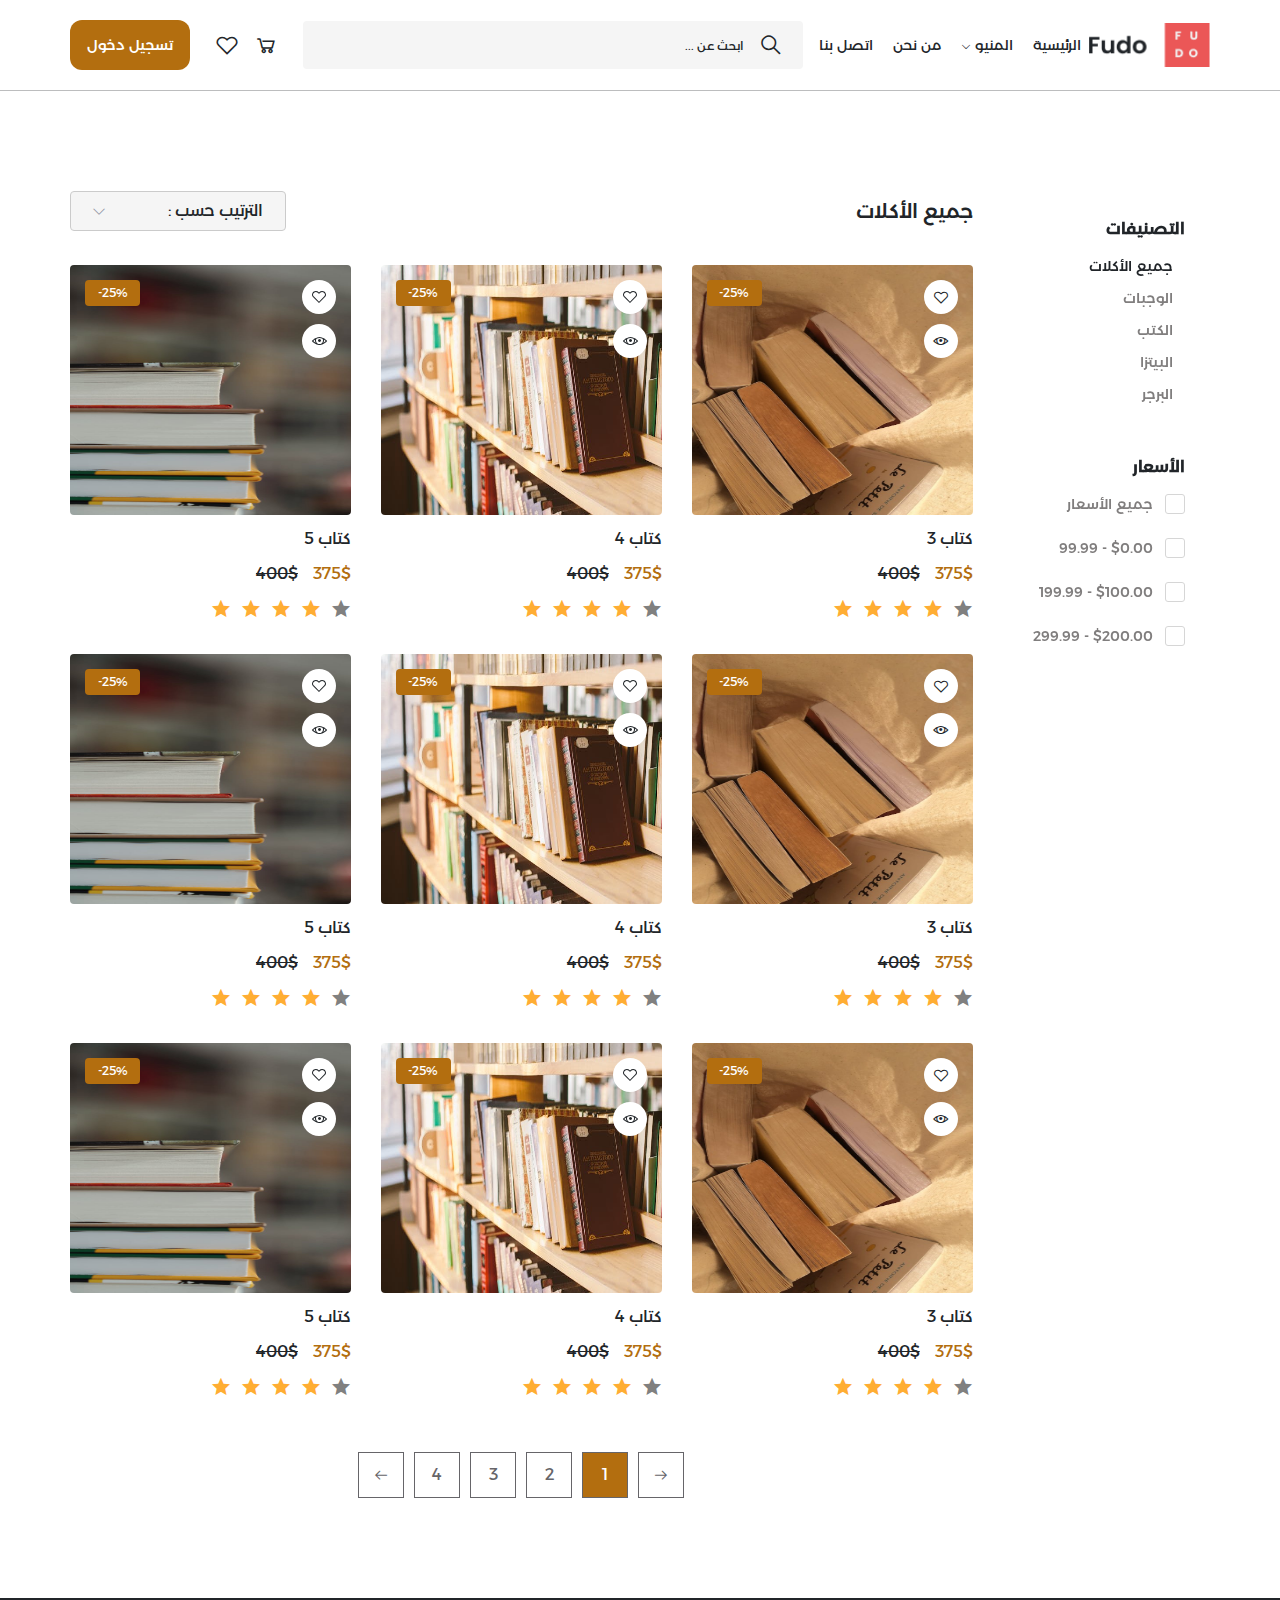
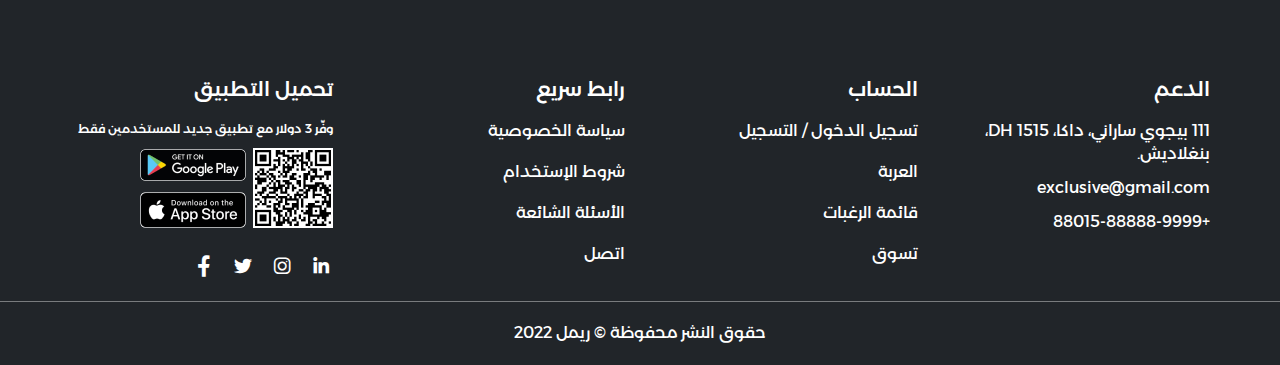
<file: category.html>
<!DOCTYPE html>
<html lang="ar" dir="rtl">
   <head>
      <meta charset="utf-8" />
      <meta http-equiv="X-UA-Compatible" content="IE=edge" />
      <meta name="viewport" content="width=device-width, initial-scale=1" />
      <title>  Fudo / جميع المأكولات </title>
      <link rel="icon" href="images/fav.png" type="image/png" />
      <link rel="stylesheet" href="css/all.min.css" />
      <link rel="stylesheet" href="css/line-awesome.min.css" />
      <link rel="stylesheet" href="css/bootstrap.css" />
      <link rel="stylesheet" href="css/bootstrap-rtl.min.css" />
      <link rel="stylesheet" href="css/fonts.css" />
      <link rel="stylesheet" href="css/animate.css" />
      <link rel="stylesheet" href="css/swiper.min.css" />
      <link rel="stylesheet" href="css/style.css" />
   </head>
   <body>
      <!-- preloader -->
      <div class="preloader">
         <div class="progress">
            <div class="progress-bar"></div>
         </div>
      </div>
      <!-- preloader -->
      <!-- header section -->
      <header>
         <div class="top-header">
            <!-- menu-icon-for-mobile -->
            <div class="show-icons">
               <a class="menu-bars" id="menu-id" href="#!">
               <i class="las la-bars bar show-icon"></i>
               <i class="las la-times times hide-icon"></i>
               </a>
            </div>
            <!-- end menu-icon-for-mobile -->
             <div class="container">
            <div class="nav-header">
               <div class="img-logo">
                  <a href="index.html"><img src="images/logo.png" class="img-responsive" /></a>
               </div>

               <!-- navigation-bar -->
         <div class="navigation-bar">
            <div class="navgition">
               <ul class="big-menu list-unstyled">
                  <li>
                     <a href="index.html"> الرئيسية </a>
                  </li>
                 
                  <li class=" menu-item-has-children ">
                     <a href="#">
                    المنيو
                     </a>
                     <ul class=" sub-menu mega-menu">
                       <div class="mega-menu-block">
                        <h4 class="mega-menu-title">
                           الكتب
                        </h4>
                        <li >
                           <a href="#" >
                           <span>كتاب 1    </span>
                           </a>
                        </li>
                        <li >
                           <a href="#" >
                           <span> كتاب 2  </span>
                           </a>
                        </li>
                        <li >
                           <a href="#" >
                           <span>  كتاب 3  </span>
                           </a>
                        </li>
                        <li >
                           <a href="#" >
                           <span> كتاب 4  </span>
                           </a>
                        </li>
                        <li >
                           <a href="#" >
                           <span> كتاب 5   </span>
                           </a>
                        </li>
                        
                       </div>
                       <div class="mega-menu-block">
                        <h4 class="mega-menu-title">
                           الكتب
                        </h4>
                        <li >
                           <a href="#" >
                           <span>كتاب 1    </span>
                           </a>
                        </li>
                        <li >
                           <a href="#" >
                           <span> كتاب 2  </span>
                           </a>
                        </li>
                        <li >
                           <a href="#" >
                           <span>  كتاب 3  </span>
                           </a>
                        </li>
                        <li >
                           <a href="#" >
                           <span> كتاب 4  </span>
                           </a>
                        </li>
                        <li >
                           <a href="#" >
                           <span> كتاب 5   </span>
                           </a>
                        </li>
                        
                       </div>
                       <div class="mega-menu-block">
                        <h4 class="mega-menu-title">
                           الكتب
                        </h4>
                        <li >
                           <a href="#" >
                           <span>كتاب 1    </span>
                           </a>
                        </li>
                        <li >
                           <a href="#" >
                           <span> كتاب 2  </span>
                           </a>
                        </li>
                        <li >
                           <a href="#" >
                           <span>  كتاب 3  </span>
                           </a>
                        </li>
                        <li >
                           <a href="#" >
                           <span> كتاب 4  </span>
                           </a>
                        </li>
                        <li >
                           <a href="#" >
                           <span> كتاب 5   </span>
                           </a>
                        </li>
                        
                       </div>
                       <div class="mega-menu-block">
                        <h4 class="mega-menu-title">
                           الكتب
                        </h4>
                        <li >
                           <a href="#" >
                           <span>كتاب 1    </span>
                           </a>
                        </li>
                        <li >
                           <a href="#" >
                           <span> كتاب 2  </span>
                           </a>
                        </li>
                        <li >
                           <a href="#" >
                           <span>  كتاب 3  </span>
                           </a>
                        </li>
                        <li >
                           <a href="#" >
                           <span> كتاب 4  </span>
                           </a>
                        </li>
                        <li >
                           <a href="#" >
                           <span> كتاب 5   </span>
                           </a>
                        </li>
                        
                       </div>
                       <div class="mega-menu-block">
                        <h4 class="mega-menu-title">
                           الكتب
                        </h4>
                        <li >
                           <a href="#" >
                           <span>كتاب 1    </span>
                           </a>
                        </li>
                        <li >
                           <a href="#" >
                           <span> كتاب 2  </span>
                           </a>
                        </li>
                        <li >
                           <a href="#" >
                           <span>  كتاب 3  </span>
                           </a>
                        </li>
                        <li >
                           <a href="#" >
                           <span> كتاب 4  </span>
                           </a>
                        </li>
                        <li >
                           <a href="#" >
                           <span> كتاب 5   </span>
                           </a>
                        </li>
                        
                       </div>
                       <div class="mega-menu-block">
                        <h4 class="mega-menu-title">
                           الكتب
                        </h4>
                        <li >
                           <a href="#" >
                           <span>كتاب 1    </span>
                           </a>
                        </li>
                        <li >
                           <a href="#" >
                           <span> كتاب 2  </span>
                           </a>
                        </li>
                        <li >
                           <a href="#" >
                           <span>  كتاب 3  </span>
                           </a>
                        </li>
                        <li >
                           <a href="#" >
                           <span> كتاب 4  </span>
                           </a>
                        </li>
                        <li >
                           <a href="#" >
                           <span> كتاب 5   </span>
                           </a>
                        </li>
                        
                       </div>
                       <div class="mega-menu-block">
                        <h4 class="mega-menu-title">
                           الكتب
                        </h4>
                        <li >
                           <a href="#" >
                           <span>كتاب 1    </span>
                           </a>
                        </li>
                        <li >
                           <a href="#" >
                           <span> كتاب 2  </span>
                           </a>
                        </li>
                        <li >
                           <a href="#" >
                           <span>  كتاب 3  </span>
                           </a>
                        </li>
                        <li >
                           <a href="#" >
                           <span> كتاب 4  </span>
                           </a>
                        </li>
                        <li >
                           <a href="#" >
                           <span> كتاب 5   </span>
                           </a>
                        </li>
                        
                       </div>
                       <div class="mega-menu-block">
                        <h4 class="mega-menu-title">
                           الكتب
                        </h4>
                        <li >
                           <a href="#" >
                           <span>كتاب 1    </span>
                           </a>
                        </li>
                        <li >
                           <a href="#" >
                           <span> كتاب 2  </span>
                           </a>
                        </li>
                        <li >
                           <a href="#" >
                           <span>  كتاب 3  </span>
                           </a>
                        </li>
                        <li >
                           <a href="#" >
                           <span> كتاب 4  </span>
                           </a>
                        </li>
                        <li >
                           <a href="#" >
                           <span> كتاب 5   </span>
                           </a>
                        </li>
                        
                       </div>
                     </ul>
                  </li>
                  <li>
                      <a href="about.html"> من نحن </a>
                  </li>
                  <li>
                     <a href="contact-us.html"> اتصل بنا </a>
                  </li>
                
                
               </ul>
            </div>
         </div>
         <!-- end navigation bar -->

<div class="left-section">
               <form class="search-section">
                  <input
                     class="search-input"
                     type="text"
                     name=""
                     value=""
                     placeholder= " ابحث عن ...  "
                     />
                  <button class="search-button " >
                  <i class="las la-search search-icon"></i>
                  </button>
               </form>

                 <!-- list for user -->
               <ul class="top-header-list">
                 
                
                 
                  <li>
                     <a href="cart.html">
                        
                           <i class="las la-shopping-cart top-header-list-icon"></i>
                          
                       
                       
                     </a>
                  </li>
                  <li>
                     <a href="favourite.html">
                        
                           <i class="lar la-heart top-header-list-icon"></i>
                          
                       
                       
                     </a>
                  </li>
               </ul>
               <a href="#" class="reg-link">
                  تسجيل دخول
               </a>
      </div>
             
              
              
            </div>
            </div>
         </div>
         <!-- end top header-->
       
         </div> 
      </header>
      <!-- header section     -->
     
      <!-- category-content -->
      <div class="container">
         <div class="category-content">
            <!-- filter-section -->
            <div class="filter-section" >
              
               <form class="filter-form">
                  <label class="filter-label">
                     <i class="las la-times filter-times hide-icon"></i>
                  التصنيفات 
                  </label>
                  <div class="checkbox-div">
                    <a href="#" class="checkbox-label label-active">
                     جميع الأكلات 
                    </a>
                    <a href="#" class="checkbox-label ">
                    الوجبات
                    </a>
                    <a href="#" class="checkbox-label ">
                     الكتب
                     </a>
                     <a href="#" class="checkbox-label ">
                        البيتزا
                        </a>
                        <a href="#" class="checkbox-label ">
                           البرجر
                           </a>
                           <a href="#" class="checkbox-label ">
                              السوشي
                              </a>
                              <a href="#" class="checkbox-label ">
                                 المشروبات الغازية
                                 </a>
                                 <a href="#" class="checkbox-label ">
                                    الوجبات
                                    </a>
                                    <a href="#" class="checkbox-label ">
                                     الكتب
                                     </a>
                                     <a href="#" class="checkbox-label ">
                                        البيتزا
                                        </a>
                                        <a href="#" class="checkbox-label ">
                                           البرجر
                                           </a>
                                           <a href="#" class="checkbox-label ">
                                              السوشي
                                              </a>
                                              <a href="#" class="checkbox-label ">
                                                 المشروبات الغازية
                                                 </a>
                  </div>
                  <label class="filter-label">
                  الأسعار
                  </label>
                  <div class="checkbox-div">
                     <div class="form-group">
                        <input class="checkbox-input" type="checkbox" id="all" name="brand">
                        <label class="checkbox-label" for="brand-1"> جميع الأسعار   </label>
                     </div>
                     <div class="form-group">
                        <input class="checkbox-input" type="checkbox" id="brand-11" name="brand">
                        <label class="checkbox-label" for="brand-11"> $0.00 - 99.99 </label>
                     </div>
                     <div class="form-group">
                        <input class="checkbox-input" type="checkbox" id="brand-111" name="brand">
                        <label class="checkbox-label" for="brand-111">  $100.00 - 199.99 </label>
                     </div>
                     <div class="form-group">
                        <input class="checkbox-input" type="checkbox" id="brand-2" name="brand">
                        <label class="checkbox-label" for="brand-2">  $200.00 - 299.99 </label>
                     </div>
                     <div class="form-group">
                        <input class="checkbox-input" type="checkbox" id="brand-22" name="brand">
                        <label class="checkbox-label" for="brand-22">  $300.00 - 399.99 </label>
                     </div>
                     <div class="form-group">
                        <input class="checkbox-input" type="checkbox" id="brand-222" name="brand">
                        <label class="checkbox-label" for="brand-222"> $400.00+ </label>
                     </div>
                     
                  </div>
                  
                 
               </form>
            </div>
            <!-- filter-section -->
            <div class="filter-toggle">
               <i class="las la-bars filter-bars show-icon"></i>
               <i class="las la-times filter-times hide-icon"></i>
                البحث
            </div>
            <div class="products-grid">
               <div class="products-grid-title-bar">
                  <div class="products-title-sec">
                     <h2 class="bold-title">
                        جميع الأكلات
                     </h2>
                     
                  </div>
                  <div class="form-input-div">
                     <select class="form-input-1 form-input-2">
                        <option>   الترتيب حسب :</option>
                        <option>    السعر الأقل  </option>
                        <option>  السعر الأقل  </option>
                     </select>
                     <i class="las la-angle-down register-form-icon"></i>
                  </div>
               </div>
               <div class="products-grid-content">
                  <a href="product-details.html" class="cat-block">
                     <div class="category-block">
                        <div class="category-figure">
                           <img class="category-img" src="images/products/03.jpg" alt="product img">
                           <ul class="fav-list">
                              <li>
                                <button>
                                    <i class="lar la-heart"></i>
                                </button>
                                
                              </li>
                              <li>
                                 <button>
                                    <i class="las la-eye"></i>
                                 </button>
                                 
                               </li>
                           </ul>
                           <span class="discountt">
                              -25%
                           </span>
                           <button class="add-cartt">
                              أضف إلى السلة 
                           </button>
                        </div>
                     </div>
                     <h2 class="category-title">
                      كتاب 3
                     </h2>
                     <div class="pricee">
                     <span class="new-price">
                        375$
                     </span>
                     <span class="old-pricee">
                        400$
                     </span>
                     </div>
                     <ul class="ratee">
                        <li class="gray-star">
                           <i class="las la-star"></i>
                        </li>
                        <li class="gold-star">
                           <i class="las la-star"></i>
                        </li>
                        <li class="gold-star">
                           <i class="las la-star"></i>
                        </li>
                        <li class="gold-star">
                           <i class="las la-star"></i>
                        </li>
                        <li class="gold-star">
                           <i class="las la-star"></i>
                        </li>
                        
                     </ul>
                  </a>
                  <a href="product-details.html" class="cat-block">
                     <div class="category-block">
                        <div class="category-figure">
                           <img class="category-img" src="images/products/04.jpg" alt="product img">
                           <ul class="fav-list">
                              <li>
                                <button>
                                    <i class="lar la-heart"></i>
                                </button>
                                
                              </li>
                              <li>
                                 <button>
                                    <i class="las la-eye"></i>
                                 </button>
                                 
                               </li>
                           </ul>
                           <span class="discountt">
                              -25%
                           </span>
                           <button class="add-cartt">
                              أضف إلى السلة 
                           </button>
                        </div>
                     </div>
                     <h2 class="category-title">
                      كتاب 4
                     </h2>
                     <div class="pricee">
                     <span class="new-price">
                        375$
                     </span>
                     <span class="old-pricee">
                        400$
                     </span>
                     </div>
                     <ul class="ratee">
                        <li class="gray-star">
                           <i class="las la-star"></i>
                        </li>
                        <li class="gold-star">
                           <i class="las la-star"></i>
                        </li>
                        <li class="gold-star">
                           <i class="las la-star"></i>
                        </li>
                        <li class="gold-star">
                           <i class="las la-star"></i>
                        </li>
                        <li class="gold-star">
                           <i class="las la-star"></i>
                        </li>
                        
                     </ul>
                  </a>
                  <a href="product-details.html" class="cat-block">
                     <div class="category-block">
                        <div class="category-figure">
                           <img class="category-img" src="images/products/05.jpg" alt="product img">
                           <ul class="fav-list">
                              <li>
                                <button>
                                    <i class="lar la-heart"></i>
                                </button>
                                
                              </li>
                              <li>
                                 <button>
                                    <i class="las la-eye"></i>
                                 </button>
                                 
                               </li>
                           </ul>
                           <span class="discountt">
                              -25%
                           </span>
                           <button class="add-cartt">
                              أضف إلى السلة 
                           </button>
                        </div>
                     </div>
                     <h2 class="category-title">
                      كتاب 5
                     </h2>
                     <div class="pricee">
                     <span class="new-price">
                        375$
                     </span>
                     <span class="old-pricee">
                        400$
                     </span>
                     </div>
                     <ul class="ratee">
                        <li class="gray-star">
                           <i class="las la-star"></i>
                        </li>
                        <li class="gold-star">
                           <i class="las la-star"></i>
                        </li>
                        <li class="gold-star">
                           <i class="las la-star"></i>
                        </li>
                        <li class="gold-star">
                           <i class="las la-star"></i>
                        </li>
                        <li class="gold-star">
                           <i class="las la-star"></i>
                        </li>
                        
                     </ul>
                  </a>
                  <a href="product-details.html" class="cat-block">
                     <div class="category-block">
                        <div class="category-figure">
                           <img class="category-img" src="images/products/03.jpg" alt="product img">
                           <ul class="fav-list">
                              <li>
                                <button>
                                    <i class="lar la-heart"></i>
                                </button>
                                
                              </li>
                              <li>
                                 <button>
                                    <i class="las la-eye"></i>
                                 </button>
                                 
                               </li>
                           </ul>
                           <span class="discountt">
                              -25%
                           </span>
                           <button class="add-cartt">
                              أضف إلى السلة 
                           </button>
                        </div>
                     </div>
                     <h2 class="category-title">
                      كتاب 3
                     </h2>
                     <div class="pricee">
                     <span class="new-price">
                        375$
                     </span>
                     <span class="old-pricee">
                        400$
                     </span>
                     </div>
                     <ul class="ratee">
                        <li class="gray-star">
                           <i class="las la-star"></i>
                        </li>
                        <li class="gold-star">
                           <i class="las la-star"></i>
                        </li>
                        <li class="gold-star">
                           <i class="las la-star"></i>
                        </li>
                        <li class="gold-star">
                           <i class="las la-star"></i>
                        </li>
                        <li class="gold-star">
                           <i class="las la-star"></i>
                        </li>
                        
                     </ul>
                  </a>
                  <a href="product-details.html" class="cat-block">
                     <div class="category-block">
                        <div class="category-figure">
                           <img class="category-img" src="images/products/04.jpg" alt="product img">
                           <ul class="fav-list">
                              <li>
                                <button>
                                    <i class="lar la-heart"></i>
                                </button>
                                
                              </li>
                              <li>
                                 <button>
                                    <i class="las la-eye"></i>
                                 </button>
                                 
                               </li>
                           </ul>
                           <span class="discountt">
                              -25%
                           </span>
                           <button class="add-cartt">
                              أضف إلى السلة 
                           </button>
                        </div>
                     </div>
                     <h2 class="category-title">
                      كتاب 4
                     </h2>
                     <div class="pricee">
                     <span class="new-price">
                        375$
                     </span>
                     <span class="old-pricee">
                        400$
                     </span>
                     </div>
                     <ul class="ratee">
                        <li class="gray-star">
                           <i class="las la-star"></i>
                        </li>
                        <li class="gold-star">
                           <i class="las la-star"></i>
                        </li>
                        <li class="gold-star">
                           <i class="las la-star"></i>
                        </li>
                        <li class="gold-star">
                           <i class="las la-star"></i>
                        </li>
                        <li class="gold-star">
                           <i class="las la-star"></i>
                        </li>
                        
                     </ul>
                  </a>
                  <a href="product-details.html" class="cat-block">
                     <div class="category-block">
                        <div class="category-figure">
                           <img class="category-img" src="images/products/05.jpg" alt="product img">
                           <ul class="fav-list">
                              <li>
                                <button>
                                    <i class="lar la-heart"></i>
                                </button>
                                
                              </li>
                              <li>
                                 <button>
                                    <i class="las la-eye"></i>
                                 </button>
                                 
                               </li>
                           </ul>
                           <span class="discountt">
                              -25%
                           </span>
                           <button class="add-cartt">
                              أضف إلى السلة 
                           </button>
                        </div>
                     </div>
                     <h2 class="category-title">
                      كتاب 5
                     </h2>
                     <div class="pricee">
                     <span class="new-price">
                        375$
                     </span>
                     <span class="old-pricee">
                        400$
                     </span>
                     </div>
                     <ul class="ratee">
                        <li class="gray-star">
                           <i class="las la-star"></i>
                        </li>
                        <li class="gold-star">
                           <i class="las la-star"></i>
                        </li>
                        <li class="gold-star">
                           <i class="las la-star"></i>
                        </li>
                        <li class="gold-star">
                           <i class="las la-star"></i>
                        </li>
                        <li class="gold-star">
                           <i class="las la-star"></i>
                        </li>
                        
                     </ul>
                  </a>
                  <a href="product-details.html" class="cat-block">
                     <div class="category-block">
                        <div class="category-figure">
                           <img class="category-img" src="images/products/03.jpg" alt="product img">
                           <ul class="fav-list">
                              <li>
                                <button>
                                    <i class="lar la-heart"></i>
                                </button>
                                
                              </li>
                              <li>
                                 <button>
                                    <i class="las la-eye"></i>
                                 </button>
                                 
                               </li>
                           </ul>
                           <span class="discountt">
                              -25%
                           </span>
                           <button class="add-cartt">
                              أضف إلى السلة 
                           </button>
                        </div>
                     </div>
                     <h2 class="category-title">
                      كتاب 3
                     </h2>
                     <div class="pricee">
                     <span class="new-price">
                        375$
                     </span>
                     <span class="old-pricee">
                        400$
                     </span>
                     </div>
                     <ul class="ratee">
                        <li class="gray-star">
                           <i class="las la-star"></i>
                        </li>
                        <li class="gold-star">
                           <i class="las la-star"></i>
                        </li>
                        <li class="gold-star">
                           <i class="las la-star"></i>
                        </li>
                        <li class="gold-star">
                           <i class="las la-star"></i>
                        </li>
                        <li class="gold-star">
                           <i class="las la-star"></i>
                        </li>
                        
                     </ul>
                  </a>
                  <a href="product-details.html" class="cat-block">
                     <div class="category-block">
                        <div class="category-figure">
                           <img class="category-img" src="images/products/04.jpg" alt="product img">
                           <ul class="fav-list">
                              <li>
                                <button>
                                    <i class="lar la-heart"></i>
                                </button>
                                
                              </li>
                              <li>
                                 <button>
                                    <i class="las la-eye"></i>
                                 </button>
                                 
                               </li>
                           </ul>
                           <span class="discountt">
                              -25%
                           </span>
                           <button class="add-cartt">
                              أضف إلى السلة 
                           </button>
                        </div>
                     </div>
                     <h2 class="category-title">
                      كتاب 4
                     </h2>
                     <div class="pricee">
                     <span class="new-price">
                        375$
                     </span>
                     <span class="old-pricee">
                        400$
                     </span>
                     </div>
                     <ul class="ratee">
                        <li class="gray-star">
                           <i class="las la-star"></i>
                        </li>
                        <li class="gold-star">
                           <i class="las la-star"></i>
                        </li>
                        <li class="gold-star">
                           <i class="las la-star"></i>
                        </li>
                        <li class="gold-star">
                           <i class="las la-star"></i>
                        </li>
                        <li class="gold-star">
                           <i class="las la-star"></i>
                        </li>
                        
                     </ul>
                  </a>
                  <a href="product-details.html" class="cat-block">
                     <div class="category-block">
                        <div class="category-figure">
                           <img class="category-img" src="images/products/05.jpg" alt="product img">
                           <ul class="fav-list">
                              <li>
                                <button>
                                    <i class="lar la-heart"></i>
                                </button>
                                
                              </li>
                              <li>
                                 <button>
                                    <i class="las la-eye"></i>
                                 </button>
                                 
                               </li>
                           </ul>
                           <span class="discountt">
                              -25%
                           </span>
                           <button class="add-cartt">
                              أضف إلى السلة 
                           </button>
                        </div>
                     </div>
                     <h2 class="category-title">
                      كتاب 5
                     </h2>
                     <div class="pricee">
                     <span class="new-price">
                        375$
                     </span>
                     <span class="old-pricee">
                        400$
                     </span>
                     </div>
                     <ul class="ratee">
                        <li class="gray-star">
                           <i class="las la-star"></i>
                        </li>
                        <li class="gold-star">
                           <i class="las la-star"></i>
                        </li>
                        <li class="gold-star">
                           <i class="las la-star"></i>
                        </li>
                        <li class="gold-star">
                           <i class="las la-star"></i>
                        </li>
                        <li class="gold-star">
                           <i class="las la-star"></i>
                        </li>
                        
                     </ul>
                  </a>
               
           
              
                 
               </div>
             <ul class="pagenationn">
             <li>
               <a href="#">
                  <i class="las la-arrow-right"></i>
               </a>
             </li>
             <li>
               <a href="#" class="pag-active">
                 1
               </a>
             </li>
             <li>
               <a href="#">
                 2
               </a>
             </li>
             <li>
               <a href="#">
                 3
               </a>
             </li>
             <li>
               <a href="#">
                 4
               </a>
             </li>
             <li>
               <a href="#">
                  <i class="las la-arrow-left"></i>
               </a>
             </li>
             </ul>
            </div>
         </div>
      </div>
      <!-- category-content -->
  <!-- footer section -->
  <footer>
   <div class="container">
      <div class="footer-cont">
         <div class="row">
            <div class="col-md-3 col-sm-4 col-xs-12">
               <div class="nav-foot-cont">
                  <h2 class="nav-foot-header">الدعم   </h2>
                  <div class="nav-foot">
                     <ul class="contact-list">
                        <li>
                           <a href="#">
                              111 بيجوي ساراني، داكا، DH 1515، بنغلاديش.
                           </a>
                        </li>
                        <li>
                           
                           <a href="#">
                              exclusive@gmail.com
                           </a>
                        </li>
                        <li>
                           
                           <a href="tel:+88015-88888-9999">
                              +88015-88888-9999
                           </a>
                        </li>
                        
                     </ul>
                  </div>
               </div>
            </div>

            <div class="col-md-3 col-sm-4 col-xs-12">
               <div class="nav-foot-cont">
                  <h2 class="nav-foot-header nav-accordion"> الحساب </h2>
                  <ul class="nav-foot nav-wrap list-unstyled">
                     <li class="nav-foot-li">
                        <a href="#" class="nav-foot-link">تسجيل الدخول / التسجيل  </a>
                     </li>
                     <li class="nav-foot-li">
                        <a href="cart.html" class="nav-foot-link"> العربة</a>
                     </li>
                     <li class="nav-foot-li">
                        <a href="favourite.html" class="nav-foot-link"> قائمة الرغبات </a>
                     </li>
                     <li class="nav-foot-li">
                        <a href="#" class="nav-foot-link"> تسوق </a>
                     </li>
                    
                  </ul>
               </div>
            </div>

            <div class="col-md-3 col-sm-4 col-xs-12">
               <div class="nav-foot-cont">
                  <h2 class="nav-foot-header nav-accordion"> رابط سريع </h2>
                  <ul class="nav-foot nav-wrap list-unstyled">
                     <li class="nav-foot-li">
                        <a href="#" class="nav-foot-link">  سياسة الخصوصية  </a>
                     </li>
                     <li class="nav-foot-li">
                        <a href="#" class="nav-foot-link"> شروط الإستخدام</a>
                     </li>
                     <li class="nav-foot-li">
                        <a href="#" class="nav-foot-link">  الأسئلة الشائعة </a>
                     </li>
                     <li class="nav-foot-li">
                        <a href="contact-us.html" class="nav-foot-link"> اتصل </a>
                     </li>
                    
                  </ul>
               </div>
            </div>

            <div class="col-md-3 col-sm-4 col-xs-12">
               <div class="footer-logo-col">
                  <h2 class="nav-foot-headerr">  تحميل التطبيق </h2>
                  <span class="app-note">
                     وفّر 3 دولار مع تطبيق جديد للمستخدمين فقط
                  </span>
                  <div class="qr-div">
                    <img src="images/footer/qr.png" alt="qr code">
                    <div class="apps">
                     <a href="#">
                        <img src="images/footer/GooglePlay.png" alt="google play">
                     </a>
                     <a href="#">
                        <img src="images/footer/AppStore.png" alt=" app store">
                     </a>
                    </div>
                  </div>
                  <ul class="social-list">
                     <li>
                        <a href="#">
                           <i class="lab la-linkedin-in"></i>
                        </a>
                     </li>
                     
                     <li>
                        <a href="#">
                        <i class="lab la-instagram"></i>
                        </a>
                     </li>
                     <li>
                        <a href="#">
                           <i class="lab la-twitter"></i>
                        </a>
                     </li>
                     <li>
                        <a href="#">
                        <i class="lab la-facebook-f"></i>
                        </a>
                     </li>
                  </ul>
               </div>
            </div>
           
      
         </div>
      </div>
     
   </div>
</footer>
<div class="copy-flex">
   <div class="copy-right">
      حقوق النشر محفوظة © ريمل 2022
   </div>
   
  
</div>
<!-- footer section -->
      <!-- arrow to top -->
      <a class="arrow-top">
      <i class="las la-arrow-up"></i>
      </a>
      <!-- arrow to top -->
      <script src="js/jquery-2.1.1.js"></script>
      <script src="js/bootstrap.min.js"></script>
      <script src="js/wow.min.js"></script>
      <script src="js/swiper.min.js"></script>
      <script src="js/script.js"></script>
      
   </body>
</html>
</file>
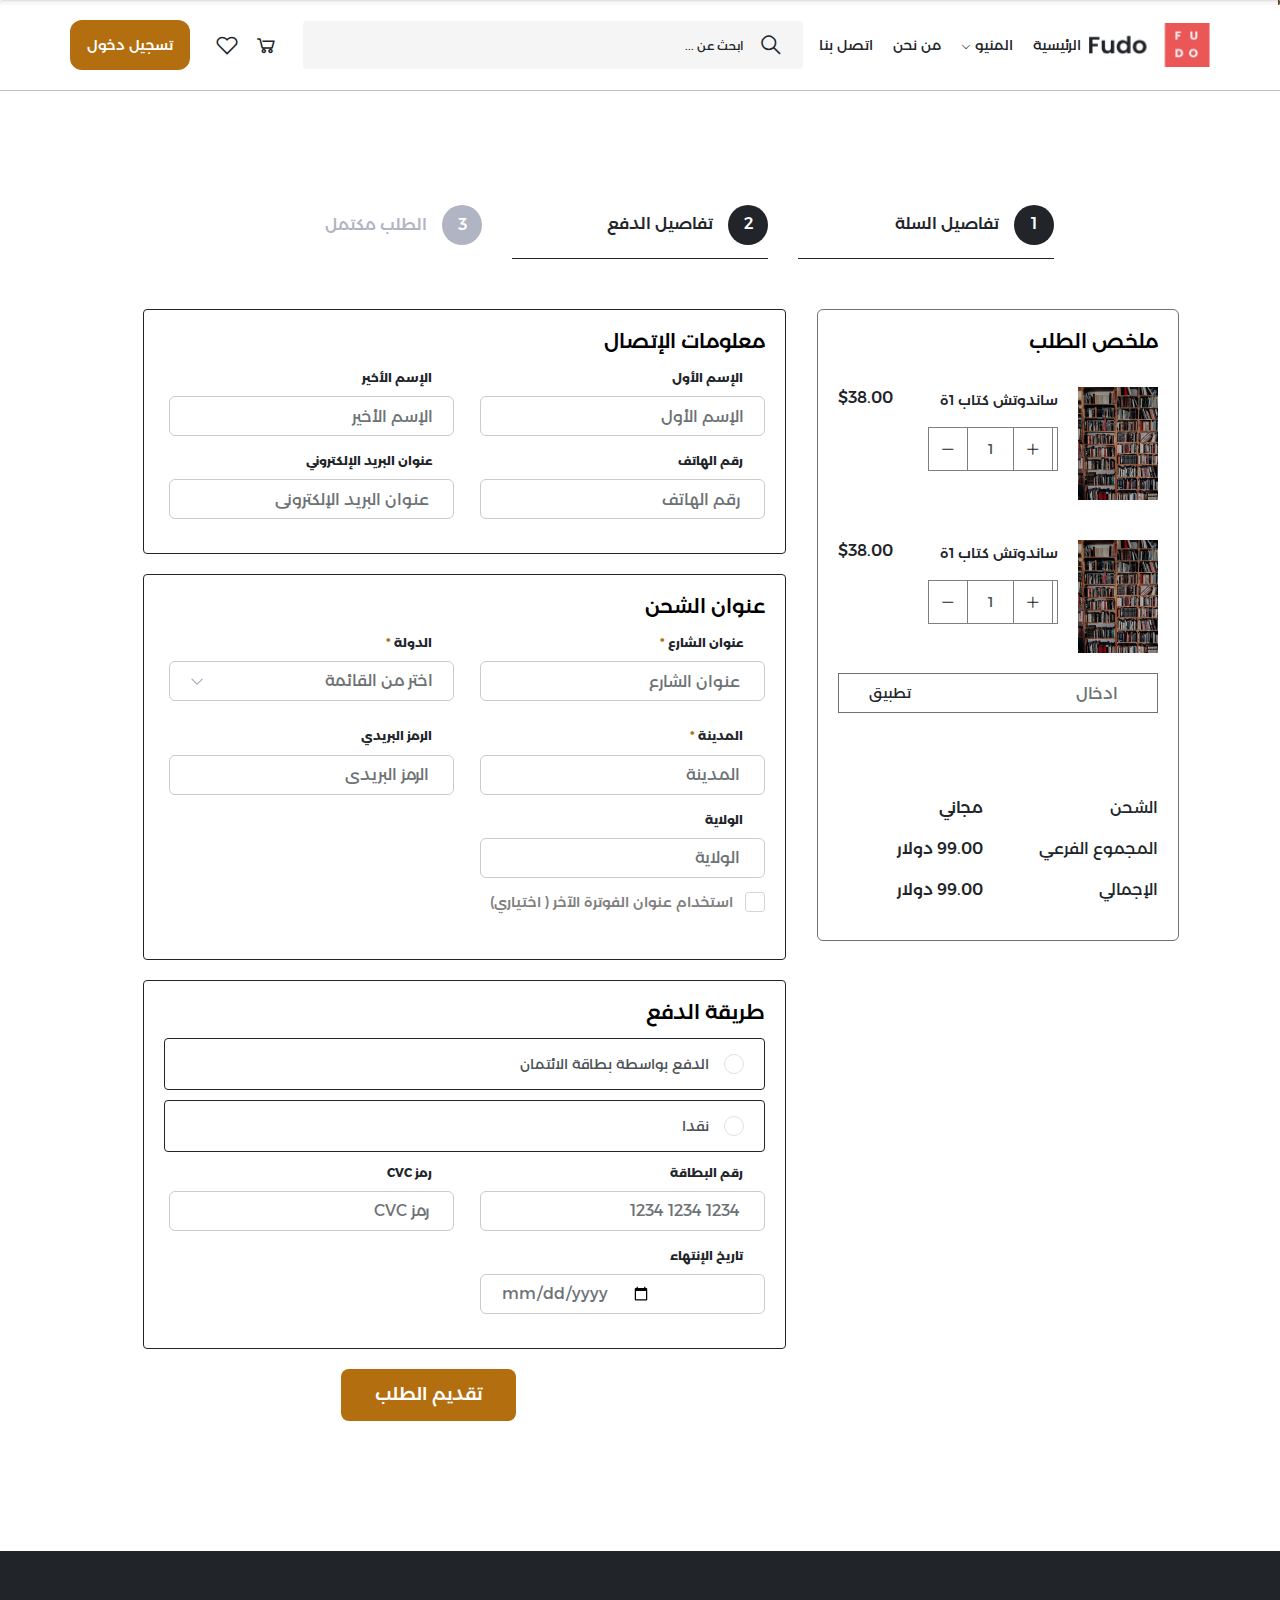
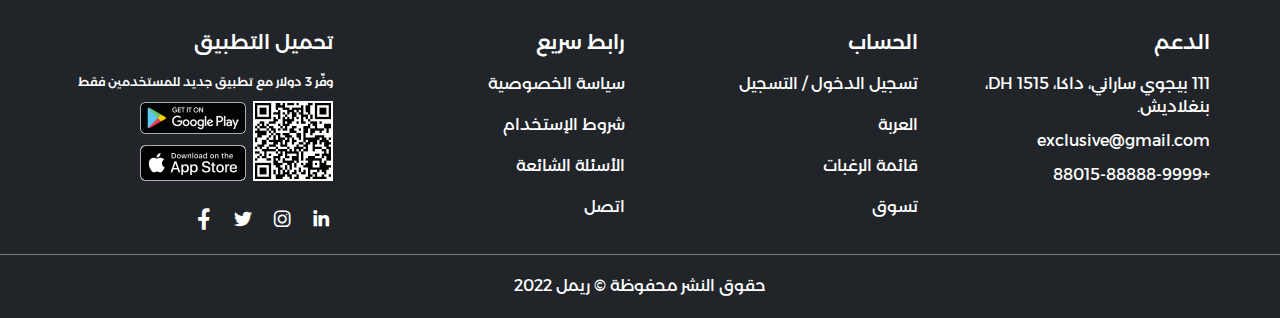
<file: checkout.html>
<!DOCTYPE html>
<html lang="ar" dir="rtl">
   <head>
      <meta charset="utf-8" />
      <meta http-equiv="X-UA-Compatible" content="IE=edge" />
      <meta name="viewport" content="width=device-width, initial-scale=1" />
      <title>  Fudo / تفاصيل الدفع</title>
      <link rel="icon" href="images/fav.png" type="image/png" />
      <link rel="stylesheet" href="css/all.min.css" />
      <link rel="stylesheet" href="css/line-awesome.min.css" />
      <link rel="stylesheet" href="css/bootstrap.css" />
      <link rel="stylesheet" href="css/bootstrap-rtl.min.css" />
      <link rel="stylesheet" href="css/fonts.css" />
      <link rel="stylesheet" href="css/animate.css" />
      <link rel="stylesheet" href="css/swiper.min.css" />
      <link rel="stylesheet" href="css/style.css" />
   </head>
   <body>
      <!-- preloader -->
      <div class="preloader">
         <div class="progress">
            <div class="progress-bar"></div>
         </div>
      </div>
      <!-- preloader -->
     
      <!-- header section -->
      <header>
         <div class="top-header">
            <!-- menu-icon-for-mobile -->
            <div class="show-icons">
               <a class="menu-bars" id="menu-id" href="#!">
               <i class="las la-bars bar show-icon"></i>
               <i class="las la-times times hide-icon"></i>
               </a>
            </div>
            <!-- end menu-icon-for-mobile -->
             <div class="container">
            <div class="nav-header">
               <div class="img-logo">
                  <a href="index.html"><img src="images/logo.png" class="img-responsive" /></a>
               </div>
   
               <!-- navigation-bar -->
         <div class="navigation-bar">
            <div class="navgition">
               <ul class="big-menu list-unstyled">
                  <li>
                     <a href="index.html"> الرئيسية </a>
                  </li>
                 
                  <li class=" menu-item-has-children ">
                     <a href="#">
                    المنيو
                     </a>
                     <ul class=" sub-menu mega-menu">
                       <div class="mega-menu-block">
                        <h4 class="mega-menu-title">
                           الكتب
                        </h4>
                        <li >
                           <a href="#" >
                           <span>كتاب 1    </span>
                           </a>
                        </li>
                        <li >
                           <a href="#" >
                           <span> كتاب 2  </span>
                           </a>
                        </li>
                        <li >
                           <a href="#" >
                           <span>  كتاب 3  </span>
                           </a>
                        </li>
                        <li >
                           <a href="#" >
                           <span> كتاب 4  </span>
                           </a>
                        </li>
                        <li >
                           <a href="#" >
                           <span> كتاب 5   </span>
                           </a>
                        </li>
                        
                       </div>
                       <div class="mega-menu-block">
                        <h4 class="mega-menu-title">
                           الكتب
                        </h4>
                        <li >
                           <a href="#" >
                           <span>كتاب 1    </span>
                           </a>
                        </li>
                        <li >
                           <a href="#" >
                           <span> كتاب 2  </span>
                           </a>
                        </li>
                        <li >
                           <a href="#" >
                           <span>  كتاب 3  </span>
                           </a>
                        </li>
                        <li >
                           <a href="#" >
                           <span> كتاب 4  </span>
                           </a>
                        </li>
                        <li >
                           <a href="#" >
                           <span> كتاب 5   </span>
                           </a>
                        </li>
                        
                       </div>
                       <div class="mega-menu-block">
                        <h4 class="mega-menu-title">
                           الكتب
                        </h4>
                        <li >
                           <a href="#" >
                           <span>كتاب 1    </span>
                           </a>
                        </li>
                        <li >
                           <a href="#" >
                           <span> كتاب 2  </span>
                           </a>
                        </li>
                        <li >
                           <a href="#" >
                           <span>  كتاب 3  </span>
                           </a>
                        </li>
                        <li >
                           <a href="#" >
                           <span> كتاب 4  </span>
                           </a>
                        </li>
                        <li >
                           <a href="#" >
                           <span> كتاب 5   </span>
                           </a>
                        </li>
                        
                       </div>
                       <div class="mega-menu-block">
                        <h4 class="mega-menu-title">
                           الكتب
                        </h4>
                        <li >
                           <a href="#" >
                           <span>كتاب 1    </span>
                           </a>
                        </li>
                        <li >
                           <a href="#" >
                           <span> كتاب 2  </span>
                           </a>
                        </li>
                        <li >
                           <a href="#" >
                           <span>  كتاب 3  </span>
                           </a>
                        </li>
                        <li >
                           <a href="#" >
                           <span> كتاب 4  </span>
                           </a>
                        </li>
                        <li >
                           <a href="#" >
                           <span> كتاب 5   </span>
                           </a>
                        </li>
                        
                       </div>
                       <div class="mega-menu-block">
                        <h4 class="mega-menu-title">
                           الكتب
                        </h4>
                        <li >
                           <a href="#" >
                           <span>كتاب 1    </span>
                           </a>
                        </li>
                        <li >
                           <a href="#" >
                           <span> كتاب 2  </span>
                           </a>
                        </li>
                        <li >
                           <a href="#" >
                           <span>  كتاب 3  </span>
                           </a>
                        </li>
                        <li >
                           <a href="#" >
                           <span> كتاب 4  </span>
                           </a>
                        </li>
                        <li >
                           <a href="#" >
                           <span> كتاب 5   </span>
                           </a>
                        </li>
                        
                       </div>
                       <div class="mega-menu-block">
                        <h4 class="mega-menu-title">
                           الكتب
                        </h4>
                        <li >
                           <a href="#" >
                           <span>كتاب 1    </span>
                           </a>
                        </li>
                        <li >
                           <a href="#" >
                           <span> كتاب 2  </span>
                           </a>
                        </li>
                        <li >
                           <a href="#" >
                           <span>  كتاب 3  </span>
                           </a>
                        </li>
                        <li >
                           <a href="#" >
                           <span> كتاب 4  </span>
                           </a>
                        </li>
                        <li >
                           <a href="#" >
                           <span> كتاب 5   </span>
                           </a>
                        </li>
                        
                       </div>
                       <div class="mega-menu-block">
                        <h4 class="mega-menu-title">
                           الكتب
                        </h4>
                        <li >
                           <a href="#" >
                           <span>كتاب 1    </span>
                           </a>
                        </li>
                        <li >
                           <a href="#" >
                           <span> كتاب 2  </span>
                           </a>
                        </li>
                        <li >
                           <a href="#" >
                           <span>  كتاب 3  </span>
                           </a>
                        </li>
                        <li >
                           <a href="#" >
                           <span> كتاب 4  </span>
                           </a>
                        </li>
                        <li >
                           <a href="#" >
                           <span> كتاب 5   </span>
                           </a>
                        </li>
                        
                       </div>
                       <div class="mega-menu-block">
                        <h4 class="mega-menu-title">
                           الكتب
                        </h4>
                        <li >
                           <a href="#" >
                           <span>كتاب 1    </span>
                           </a>
                        </li>
                        <li >
                           <a href="#" >
                           <span> كتاب 2  </span>
                           </a>
                        </li>
                        <li >
                           <a href="#" >
                           <span>  كتاب 3  </span>
                           </a>
                        </li>
                        <li >
                           <a href="#" >
                           <span> كتاب 4  </span>
                           </a>
                        </li>
                        <li >
                           <a href="#" >
                           <span> كتاب 5   </span>
                           </a>
                        </li>
                        
                       </div>
                     </ul>
                  </li>
                  <li>
                      <a href="about.html"> من نحن </a>
                  </li>
                  <li>
                     <a href="contact-us.html"> اتصل بنا </a>
                  </li>
                
                
               </ul>
            </div>
         </div>
         <!-- end navigation bar -->
   
   <div class="left-section">
               <form class="search-section">
                  <input
                     class="search-input"
                     type="text"
                     name=""
                     value=""
                     placeholder= " ابحث عن ...  "
                     />
                  <button class="search-button " >
                  <i class="las la-search search-icon"></i>
                  </button>
               </form>
   
                 <!-- list for user -->
               <ul class="top-header-list">
                 
                
                 
                  <li>
                     <a href="cart.html">
                        
                           <i class="las la-shopping-cart top-header-list-icon"></i>
                          
                       
                       
                     </a>
                  </li>
                  <li>
                     <a href="favourite.html">
                        
                           <i class="lar la-heart top-header-list-icon"></i>
                          
                       
                       
                     </a>
                  </li>
               </ul>
               <a href="#" class="reg-link">
                  تسجيل دخول
               </a>
      </div>
             
              
              
            </div>
            </div>
         </div>
         <!-- end top header-->
       
         </div> 
      </header>
      <!-- header section     -->
      <div class="container">
         <div class="cart-contentt">
            <ul class="cart-steps">
               <li class="step-active">
                  <span class="step-no">
                     1
                  </span>
                  تفاصيل السلة
               </li>
               <li class="step-active">
                  <span class="step-no">
                     2
                  </span>
                  تفاصيل الدفع
               </li>
               <li >
                  <span class="step-no">
                     3
                  </span>
                  الطلب مكتمل
               </li>
            </ul>
           
           
      <!-- checkout-content -->
    
         <div class="cart-content">
            <div class="cart-section">
               <h2 class="cart-title">
                  ملخص الطلب
               </h2>
               <div class="cart-block">
                  <div class="cart-pro-img">
                     <img class="img-responsive" src="images/products/01.jpg" alt="product img">
                  </div>
                  <div class="cart-pro-details">
                     <div class="pro-name-bar">
                        <a class="product-name" href="#">
                           ساندوتش كتاب 1ة
                        </a>
                        <span class="price">
                           $38.00
                        </span>
                     </div>
                    
                     <div class="cart-no-div">
                        <div class="counter-div w-103">
                           <span class="plus">
                           <i class="las la-plus"></i>
                           </span>
                           <input class="cart-input" type="text" value="1" disabled="">
                           <span class="minus">
                           <i class="las la-minus"></i>
                           </span>
                        </div>
                       
                     </div>
                  </div>
               </div>
               <div class="cart-block">
                  <div class="cart-pro-img">
                     <img class="img-responsive" src="images/products/01.jpg" alt="product img">
                  </div>
                  <div class="cart-pro-details">
                     <div class="pro-name-bar">
                        <a class="product-name" href="#">
                           ساندوتش كتاب 1ة
                        </a>
                        <span class="price">
                           $38.00
                        </span>
                     </div>
                    
                     <div class="cart-no-div">
                        <div class="counter-div w-103">
                           <span class="plus">
                           <i class="las la-plus"></i>
                           </span>
                           <input class="cart-input" type="text" value="1" disabled="">
                           <span class="minus">
                           <i class="las la-minus"></i>
                           </span>
                        </div>
                        
                     </div>
                  </div>
               </div>
               <div class="discount-input-block">
                  <input type="text" class="form-input-1 white-bg w-100" placeholder="   ادخال ">
                  <button class="apply-btn">
                  تطبيق
                  </button>
               </div>
               <div class="total-cart">
                  <div class="total-record">
                     <span class="total-label">
                    الشحن
                     </span>
                     <span class="total-answer">
                    مجاني
                     </span>
                  </div>
                  <div class="total-record">
                     <span class="total-label">
                     المجموع الفرعي
                     </span>
                     <span class="total-answer">
                    99.00 دولار
                     </span>
                  </div>
                  <div class="total-record">
                     <span class="total-label">
                    الإجمالي
                     </span>
                     <span class="total-answer">
                    99.00 دولار
                     </span>
                  </div>
                 
               </div>
            </div>

            <div class="total-section w-100">
              
               <div  class="add-section">
                  <h2 class="cart-title">
                     معلومات الإتصال
                  </h2>
                  <div class="form-record">
                     <div class="input-block">
                        <label class="address-label">
                        الإسم الأول
                        </label>
                        <input type="text" class="form-input-1" placeholder="الإسم الأول">
                     </div>
                     <div class="input-block">
                        <label class="address-label">
                        الإسم الأخير
                        </label>
                        <input type="text" class="form-input-1" placeholder="الإسم الأخير">
                     </div>
                  </div>
                  <div class="form-record">
                     <div class="input-block">
                        <label class="address-label">
                        رقم الهاتف
                        </label>
                        <input type="number" class="form-input-1" placeholder=" رقم الهاتف">
                     </div>
                     <div class="input-block">
                        <label class="address-label">
                        عنوان البريد الإلكتروني
                        </label>
                        <input type="email" class="form-input-1" placeholder=" عنوان البريد الإلكتروني">
                     </div>
                  </div>
                 
              
               </div>
               <div  class="add-section">
                  <h2 class="cart-title">
                    عنوان الشحن
                  </h2>
                  <div class="form-record">
                     <div class="input-block">
                        <label class="address-label required">
                        عنوان الشارع
                        </label>
                        <input type="text" class="form-input-1" required placeholder=" عنوان الشارع">
                     </div>
                     <div class="input-block">
                        <label class="address-label required">
                        الدولة
                        </label>
                        <div class="form-input-div">
                           <select class="form-input-1">
                              <option> اختر من القائمة </option>
                              <option> اختر من القائمة </option>
                              <option> اختر من القائمة </option>
                           </select>
                           <i class="las la-angle-down register-form-icon"></i>
                        </div>
                     </div>
                  </div>
                  <div class="form-record">
                     <div class="input-block">
                        <label class="address-label required">
                       المدينة
                        </label>
                        <input type="text" class="form-input-1" placeholder=" المدينة ">
                     </div>
                     <div class="input-block">
                        <label class="address-label">
                      الرمز البريدي
                        </label>
                        <input type="text" class="form-input-1" placeholder=" الرمز البريدي ">
                     </div>
                  </div>
                  <div class="form-record">
                     <div class="input-block">
                        <label class="address-label ">
                       الولاية
                        </label>
                        <input type="text" class="form-input-1" placeholder=" الولاية ">
                     </div>
                    
                  </div>
                  <div class="form-group">
                     <input class="checkbox-input" type="checkbox" id="vegetables-2" name="sub-category">
                     <label class="checkbox-label" for="vegetables-2"> استخدام عنوان الفوترة الآخر ( اختياري) </label>
                  </div>
              
               </div>

               <div  class="add-section">
                  <h2 class="cart-title">
                  طريقة الدفع
                  </h2>
                  <div class="address-block">
                     <label>
                     <input type="radio" class="address-type-radio" name="payment type">
                     <span class="checkmark-2"></span>
                     </label>
                     <span class="address-type">
                     الدفع بواسطة بطاقة الائتمان
                     </span>
                  </div>
                  <div class="address-block">
                     <label>
                     <input type="radio" class="address-type-radio" name="payment type">
                     <span class="checkmark-2"></span>
                     </label>
                     <span class="address-type">
                     نقدا
                     </span>
                  </div>
                  <div class="form-record">
                     <div class="input-block">
                        <label class="address-label ">
                       رقم البطاقة
                        </label>
                        <input type="number" class="form-input-1" placeholder=" 1234 1234 1234 ">
                     </div>
                     <div class="input-block">
                        <label class="address-label ">
                       رمز CVC
                        </label>
                        <input type="number" class="form-input-1" placeholder=" رمز CVC ">
                     </div>
                     
                    
                  </div>
                  <div class="form-record">
                     <div class="input-block">
                        <label class="address-label ">
                       تاريخ الإنتهاء
                        </label>
                        <input type="date" class="form-input-1" >
                     </div>
                  </div>
                 
              
               </div>
               <div class="cart-btns">
                  <a href="payment-success.html" class="cart-btn pay-btn m-auto">
                  تقديم الطلب
                  </a>
               </div>
            </div>
         </div>
         </div>
      </div>
      <!-- checkout-content -->
       <!-- footer section -->
   <footer>
      <div class="container">
         <div class="footer-cont">
            <div class="row">
               <div class="col-md-3 col-sm-4 col-xs-12">
                  <div class="nav-foot-cont">
                     <h2 class="nav-foot-header">الدعم   </h2>
                     <div class="nav-foot">
                        <ul class="contact-list">
                           <li>
                              <a href="#">
                                 111 بيجوي ساراني، داكا، DH 1515، بنغلاديش.
                              </a>
                           </li>
                           <li>
                              
                              <a href="#">
                                 exclusive@gmail.com
                              </a>
                           </li>
                           <li>
                              
                              <a href="tel:+88015-88888-9999">
                                 +88015-88888-9999
                              </a>
                           </li>
                           
                        </ul>
                     </div>
                  </div>
               </div>
  
               <div class="col-md-3 col-sm-4 col-xs-12">
                  <div class="nav-foot-cont">
                     <h2 class="nav-foot-header nav-accordion"> الحساب </h2>
                     <ul class="nav-foot nav-wrap list-unstyled">
                        <li class="nav-foot-li">
                           <a href="#" class="nav-foot-link">تسجيل الدخول / التسجيل  </a>
                        </li>
                        <li class="nav-foot-li">
                           <a href="cart.html" class="nav-foot-link"> العربة</a>
                        </li>
                        <li class="nav-foot-li">
                           <a href="favourite.html" class="nav-foot-link"> قائمة الرغبات </a>
                        </li>
                        <li class="nav-foot-li">
                           <a href="#" class="nav-foot-link"> تسوق </a>
                        </li>
                       
                     </ul>
                  </div>
               </div>
  
               <div class="col-md-3 col-sm-4 col-xs-12">
                  <div class="nav-foot-cont">
                     <h2 class="nav-foot-header nav-accordion"> رابط سريع </h2>
                     <ul class="nav-foot nav-wrap list-unstyled">
                        <li class="nav-foot-li">
                           <a href="#" class="nav-foot-link">  سياسة الخصوصية  </a>
                        </li>
                        <li class="nav-foot-li">
                           <a href="#" class="nav-foot-link"> شروط الإستخدام</a>
                        </li>
                        <li class="nav-foot-li">
                           <a href="#" class="nav-foot-link">  الأسئلة الشائعة </a>
                        </li>
                        <li class="nav-foot-li">
                           <a href="contact-us.html" class="nav-foot-link"> اتصل </a>
                        </li>
                       
                     </ul>
                  </div>
               </div>
  
               <div class="col-md-3 col-sm-4 col-xs-12">
                  <div class="footer-logo-col">
                     <h2 class="nav-foot-headerr">  تحميل التطبيق </h2>
                     <span class="app-note">
                        وفّر 3 دولار مع تطبيق جديد للمستخدمين فقط
                     </span>
                     <div class="qr-div">
                       <img src="images/footer/qr.png" alt="qr code">
                       <div class="apps">
                        <a href="#">
                           <img src="images/footer/GooglePlay.png" alt="google play">
                        </a>
                        <a href="#">
                           <img src="images/footer/AppStore.png" alt=" app store">
                        </a>
                       </div>
                     </div>
                     <ul class="social-list">
                        <li>
                           <a href="#">
                              <i class="lab la-linkedin-in"></i>
                           </a>
                        </li>
                        
                        <li>
                           <a href="#">
                           <i class="lab la-instagram"></i>
                           </a>
                        </li>
                        <li>
                           <a href="#">
                              <i class="lab la-twitter"></i>
                           </a>
                        </li>
                        <li>
                           <a href="#">
                           <i class="lab la-facebook-f"></i>
                           </a>
                        </li>
                     </ul>
                  </div>
               </div>
              
         
            </div>
         </div>
        
      </div>
   </footer>
   <div class="copy-flex">
      <div class="copy-right">
         حقوق النشر محفوظة © ريمل 2022
      </div>
      
     
   </div>
   <!-- footer section -->
      <!-- arrow to top -->
      <a class="arrow-top">
      <i class="las la-arrow-up"></i>
      </a>
      <!-- arrow to top -->
      <script src="js/jquery-2.1.1.js"></script>
      <script src="js/bootstrap.min.js"></script>
      <script src="js/wow.min.js"></script>
      <script src="js/swiper.min.js"></script>
      <script src="js/script.js"></script>
   </body>
</html>
</file>
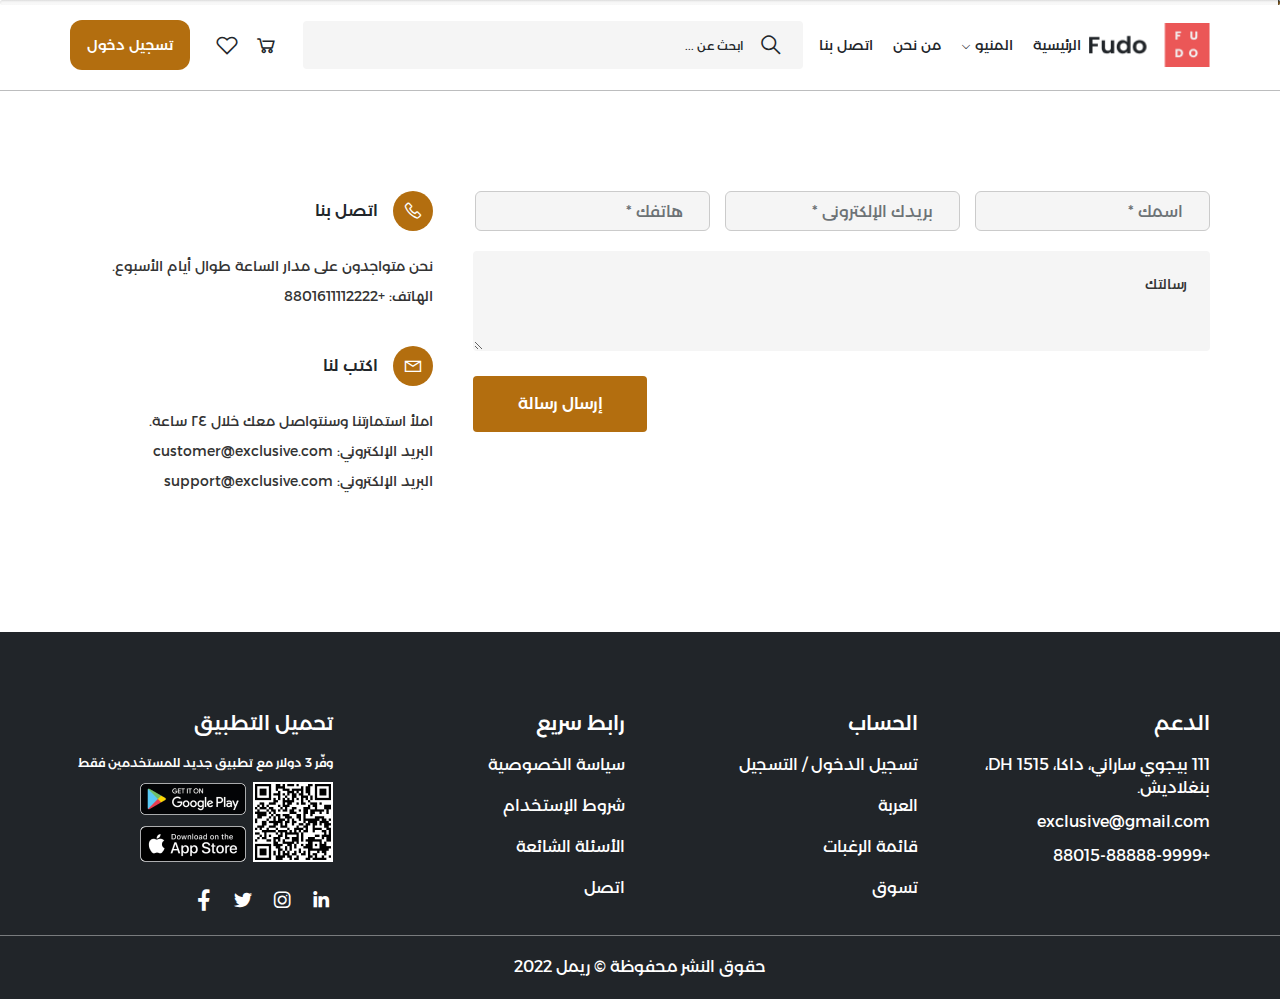
<file: contact-us.html>
<!DOCTYPE html>
<html lang="ar" dir="rtl">
   <head>
      <meta charset="utf-8" />
      <meta http-equiv="X-UA-Compatible" content="IE=edge" />
      <meta name="viewport" content="width=device-width, initial-scale=1" />
      <title> Fudo / اتصل بنا</title>
      <link rel="icon" href="images/fav.png" type="image/png" />
      <link rel="stylesheet" href="css/all.min.css" />
      <link rel="stylesheet" href="css/line-awesome.min.css" />
      <link rel="stylesheet" href="css/bootstrap.css" />
      <link rel="stylesheet" href="css/bootstrap-rtl.min.css" />
      <link rel="stylesheet" href="css/fonts.css" />
      <link rel="stylesheet" href="css/animate.css" />
      <link rel="stylesheet" href="css/swiper.min.css" />
      <link rel="stylesheet" href="css/style.css" />
   </head>
   <body>
      <!-- preloader -->
      <div class="preloader">
         <div class="progress">
            <div class="progress-bar"></div>
         </div>
      </div>
      <!-- preloader -->
      
      <!-- header section -->
      <header>
         <div class="top-header">
            <!-- menu-icon-for-mobile -->
            <div class="show-icons">
               <a class="menu-bars" id="menu-id" href="#!">
               <i class="las la-bars bar show-icon"></i>
               <i class="las la-times times hide-icon"></i>
               </a>
            </div>
            <!-- end menu-icon-for-mobile -->
             <div class="container">
            <div class="nav-header">
               <div class="img-logo">
                  <a href="index.html"><img src="images/logo.png" class="img-responsive" /></a>
               </div>
   
               <!-- navigation-bar -->
         <div class="navigation-bar">
            <div class="navgition">
               <ul class="big-menu list-unstyled">
                  <li>
                     <a href="index.html"> الرئيسية </a>
                  </li>
                 
                  <li class=" menu-item-has-children ">
                     <a href="#">
                    المنيو
                     </a>
                     <ul class=" sub-menu mega-menu">
                       <div class="mega-menu-block">
                        <h4 class="mega-menu-title">
                           الكتب
                        </h4>
                        <li >
                           <a href="#" >
                           <span>كتاب 1    </span>
                           </a>
                        </li>
                        <li >
                           <a href="#" >
                           <span> كتاب 2  </span>
                           </a>
                        </li>
                        <li >
                           <a href="#" >
                           <span>  كتاب 3  </span>
                           </a>
                        </li>
                        <li >
                           <a href="#" >
                           <span> كتاب 4  </span>
                           </a>
                        </li>
                        <li >
                           <a href="#" >
                           <span> كتاب 5   </span>
                           </a>
                        </li>
                        
                       </div>
                       <div class="mega-menu-block">
                        <h4 class="mega-menu-title">
                           الكتب
                        </h4>
                        <li >
                           <a href="#" >
                           <span>كتاب 1    </span>
                           </a>
                        </li>
                        <li >
                           <a href="#" >
                           <span> كتاب 2  </span>
                           </a>
                        </li>
                        <li >
                           <a href="#" >
                           <span>  كتاب 3  </span>
                           </a>
                        </li>
                        <li >
                           <a href="#" >
                           <span> كتاب 4  </span>
                           </a>
                        </li>
                        <li >
                           <a href="#" >
                           <span> كتاب 5   </span>
                           </a>
                        </li>
                        
                       </div>
                       <div class="mega-menu-block">
                        <h4 class="mega-menu-title">
                           الكتب
                        </h4>
                        <li >
                           <a href="#" >
                           <span>كتاب 1    </span>
                           </a>
                        </li>
                        <li >
                           <a href="#" >
                           <span> كتاب 2  </span>
                           </a>
                        </li>
                        <li >
                           <a href="#" >
                           <span>  كتاب 3  </span>
                           </a>
                        </li>
                        <li >
                           <a href="#" >
                           <span> كتاب 4  </span>
                           </a>
                        </li>
                        <li >
                           <a href="#" >
                           <span> كتاب 5   </span>
                           </a>
                        </li>
                        
                       </div>
                       <div class="mega-menu-block">
                        <h4 class="mega-menu-title">
                           الكتب
                        </h4>
                        <li >
                           <a href="#" >
                           <span>كتاب 1    </span>
                           </a>
                        </li>
                        <li >
                           <a href="#" >
                           <span> كتاب 2  </span>
                           </a>
                        </li>
                        <li >
                           <a href="#" >
                           <span>  كتاب 3  </span>
                           </a>
                        </li>
                        <li >
                           <a href="#" >
                           <span> كتاب 4  </span>
                           </a>
                        </li>
                        <li >
                           <a href="#" >
                           <span> كتاب 5   </span>
                           </a>
                        </li>
                        
                       </div>
                       <div class="mega-menu-block">
                        <h4 class="mega-menu-title">
                           الكتب
                        </h4>
                        <li >
                           <a href="#" >
                           <span>كتاب 1    </span>
                           </a>
                        </li>
                        <li >
                           <a href="#" >
                           <span> كتاب 2  </span>
                           </a>
                        </li>
                        <li >
                           <a href="#" >
                           <span>  كتاب 3  </span>
                           </a>
                        </li>
                        <li >
                           <a href="#" >
                           <span> كتاب 4  </span>
                           </a>
                        </li>
                        <li >
                           <a href="#" >
                           <span> كتاب 5   </span>
                           </a>
                        </li>
                        
                       </div>
                       <div class="mega-menu-block">
                        <h4 class="mega-menu-title">
                           الكتب
                        </h4>
                        <li >
                           <a href="#" >
                           <span>كتاب 1    </span>
                           </a>
                        </li>
                        <li >
                           <a href="#" >
                           <span> كتاب 2  </span>
                           </a>
                        </li>
                        <li >
                           <a href="#" >
                           <span>  كتاب 3  </span>
                           </a>
                        </li>
                        <li >
                           <a href="#" >
                           <span> كتاب 4  </span>
                           </a>
                        </li>
                        <li >
                           <a href="#" >
                           <span> كتاب 5   </span>
                           </a>
                        </li>
                        
                       </div>
                       <div class="mega-menu-block">
                        <h4 class="mega-menu-title">
                           الكتب
                        </h4>
                        <li >
                           <a href="#" >
                           <span>كتاب 1    </span>
                           </a>
                        </li>
                        <li >
                           <a href="#" >
                           <span> كتاب 2  </span>
                           </a>
                        </li>
                        <li >
                           <a href="#" >
                           <span>  كتاب 3  </span>
                           </a>
                        </li>
                        <li >
                           <a href="#" >
                           <span> كتاب 4  </span>
                           </a>
                        </li>
                        <li >
                           <a href="#" >
                           <span> كتاب 5   </span>
                           </a>
                        </li>
                        
                       </div>
                       <div class="mega-menu-block">
                        <h4 class="mega-menu-title">
                           الكتب
                        </h4>
                        <li >
                           <a href="#" >
                           <span>كتاب 1    </span>
                           </a>
                        </li>
                        <li >
                           <a href="#" >
                           <span> كتاب 2  </span>
                           </a>
                        </li>
                        <li >
                           <a href="#" >
                           <span>  كتاب 3  </span>
                           </a>
                        </li>
                        <li >
                           <a href="#" >
                           <span> كتاب 4  </span>
                           </a>
                        </li>
                        <li >
                           <a href="#" >
                           <span> كتاب 5   </span>
                           </a>
                        </li>
                        
                       </div>
                     </ul>
                  </li>
                  <li>
                      <a href="about.html"> من نحن </a>
                  </li>
                  <li>
                     <a href="contact-us.html"> اتصل بنا </a>
                  </li>
                
                
               </ul>
            </div>
         </div>
         <!-- end navigation bar -->
   
   <div class="left-section">
               <form class="search-section">
                  <input
                     class="search-input"
                     type="text"
                     name=""
                     value=""
                     placeholder= " ابحث عن ...  "
                     />
                  <button class="search-button " >
                  <i class="las la-search search-icon"></i>
                  </button>
               </form>
   
                 <!-- list for user -->
               <ul class="top-header-list">
                 
                
                 
                  <li>
                     <a href="cart.html">
                        
                           <i class="las la-shopping-cart top-header-list-icon"></i>
                          
                       
                       
                     </a>
                  </li>
                  <li>
                     <a href="favourite.html">
                        
                           <i class="lar la-heart top-header-list-icon"></i>
                          
                       
                       
                     </a>
                  </li>
               </ul>
               <a href="#" class="reg-link">
                  تسجيل دخول
               </a>
      </div>
             
              
              
            </div>
            </div>
         </div>
         <!-- end top header-->
       
         </div> 
      </header>
      <!-- header section     -->
      <!-- offers-content -->
      <div class="container">
         <div class="cart-contentt cart-content gap-40">
       <div class="contact-formm">
        
         <form class="contact-form">
            <div class="form-record">
               <div class="input-block">
                 
                  <input type="text" class="form-input-1 m-0" placeholder=" اسمك * ">
               </div>
               <div class="input-block">
                 
                  <input type="email" class="form-input-1 m-0" placeholder=" بريدك الإلكتروني * ">
               </div>
               <div class="input-block">
                 
                  <div class="form-input-div">
                     <input type="number" class="form-input-1" placeholder=" هاتفك * ">
                  </div>
               </div>
             
              
            </div>
            <div class="form-record">
               <div class="msg-block">
                 
                  <textarea class="contact-textarea">رسالتك</textarea>
               </div>
            </div>
            <div class="send-btn-div">
               <button class="submit-btn" type="submit">
               إرسال رسالة
               </button>
            </div>
         </form>
       </div>
       <div class="contact-info">
         <div class="display-b">
         <h2 class="contact-title">
            <i class="las la-phone contact-icon-2"></i>
            اتصل بنا 
         </h2>
      </div>
     
         <ul class="contact-info-list">
            <li>
               نحن متواجدون على مدار الساعة طوال أيام الأسبوع.
            </li>
            <li>
               الهاتف: +8801611112222
            </li>
            </ul>
            <div class="display-b">
               <h2 class="contact-title">
                  <i class="las la-envelope contact-icon-2"></i>
                 اكتب لنا
               </h2>
            </div>
            <ul class="contact-info-list">
           
               <li>
                  املأ استمارتنا وسنتواصل معك خلال ٢٤ ساعة.
               </li>
               <li>
                  البريد الإلكتروني: customer@exclusive.com
               </li>
               <li>
                  البريد الإلكتروني: support@exclusive.com
               </li>
            </ul>
      </div>
         </div>
        
        
         
        
       
      </div>
      <!-- offers-content -->
      <!-- footer section -->
   <footer>
      <div class="container">
         <div class="footer-cont">
            <div class="row">
               <div class="col-md-3 col-sm-4 col-xs-12">
                  <div class="nav-foot-cont">
                     <h2 class="nav-foot-header">الدعم   </h2>
                     <div class="nav-foot">
                        <ul class="contact-list">
                           <li>
                              <a href="#">
                                 111 بيجوي ساراني، داكا، DH 1515، بنغلاديش.
                              </a>
                           </li>
                           <li>
                              
                              <a href="#">
                                 exclusive@gmail.com
                              </a>
                           </li>
                           <li>
                              
                              <a href="tel:+88015-88888-9999">
                                 +88015-88888-9999
                              </a>
                           </li>
                           
                        </ul>
                     </div>
                  </div>
               </div>
  
               <div class="col-md-3 col-sm-4 col-xs-12">
                  <div class="nav-foot-cont">
                     <h2 class="nav-foot-header nav-accordion"> الحساب </h2>
                     <ul class="nav-foot nav-wrap list-unstyled">
                        <li class="nav-foot-li">
                           <a href="#" class="nav-foot-link">تسجيل الدخول / التسجيل  </a>
                        </li>
                        <li class="nav-foot-li">
                           <a href="cart.html" class="nav-foot-link"> العربة</a>
                        </li>
                        <li class="nav-foot-li">
                           <a href="favourite.html" class="nav-foot-link"> قائمة الرغبات </a>
                        </li>
                        <li class="nav-foot-li">
                           <a href="#" class="nav-foot-link"> تسوق </a>
                        </li>
                       
                     </ul>
                  </div>
               </div>
  
               <div class="col-md-3 col-sm-4 col-xs-12">
                  <div class="nav-foot-cont">
                     <h2 class="nav-foot-header nav-accordion"> رابط سريع </h2>
                     <ul class="nav-foot nav-wrap list-unstyled">
                        <li class="nav-foot-li">
                           <a href="#" class="nav-foot-link">  سياسة الخصوصية  </a>
                        </li>
                        <li class="nav-foot-li">
                           <a href="#" class="nav-foot-link"> شروط الإستخدام</a>
                        </li>
                        <li class="nav-foot-li">
                           <a href="#" class="nav-foot-link">  الأسئلة الشائعة </a>
                        </li>
                        <li class="nav-foot-li">
                           <a href="contact-us.html" class="nav-foot-link"> اتصل </a>
                        </li>
                       
                     </ul>
                  </div>
               </div>
  
               <div class="col-md-3 col-sm-4 col-xs-12">
                  <div class="footer-logo-col">
                     <h2 class="nav-foot-headerr">  تحميل التطبيق </h2>
                     <span class="app-note">
                        وفّر 3 دولار مع تطبيق جديد للمستخدمين فقط
                     </span>
                     <div class="qr-div">
                       <img src="images/footer/qr.png" alt="qr code">
                       <div class="apps">
                        <a href="#">
                           <img src="images/footer/GooglePlay.png" alt="google play">
                        </a>
                        <a href="#">
                           <img src="images/footer/AppStore.png" alt=" app store">
                        </a>
                       </div>
                     </div>
                     <ul class="social-list">
                        <li>
                           <a href="#">
                              <i class="lab la-linkedin-in"></i>
                           </a>
                        </li>
                        
                        <li>
                           <a href="#">
                           <i class="lab la-instagram"></i>
                           </a>
                        </li>
                        <li>
                           <a href="#">
                              <i class="lab la-twitter"></i>
                           </a>
                        </li>
                        <li>
                           <a href="#">
                           <i class="lab la-facebook-f"></i>
                           </a>
                        </li>
                     </ul>
                  </div>
               </div>
              
         
            </div>
         </div>
        
      </div>
   </footer>
   <div class="copy-flex">
      <div class="copy-right">
         حقوق النشر محفوظة © ريمل 2022
      </div>
      
     
   </div>
   <!-- footer section -->
      <!-- arrow to top -->
      <a class="arrow-top">
      <i class="las la-arrow-up"></i>
      </a>
      <!-- arrow to top -->
      <script src="js/jquery-2.1.1.js"></script>
      <script src="js/bootstrap.min.js"></script>
      <script src="js/wow.min.js"></script>
      <script src="js/swiper.min.js"></script>
      <script src="js/script.js"></script>
   </body>
</html>
</file>
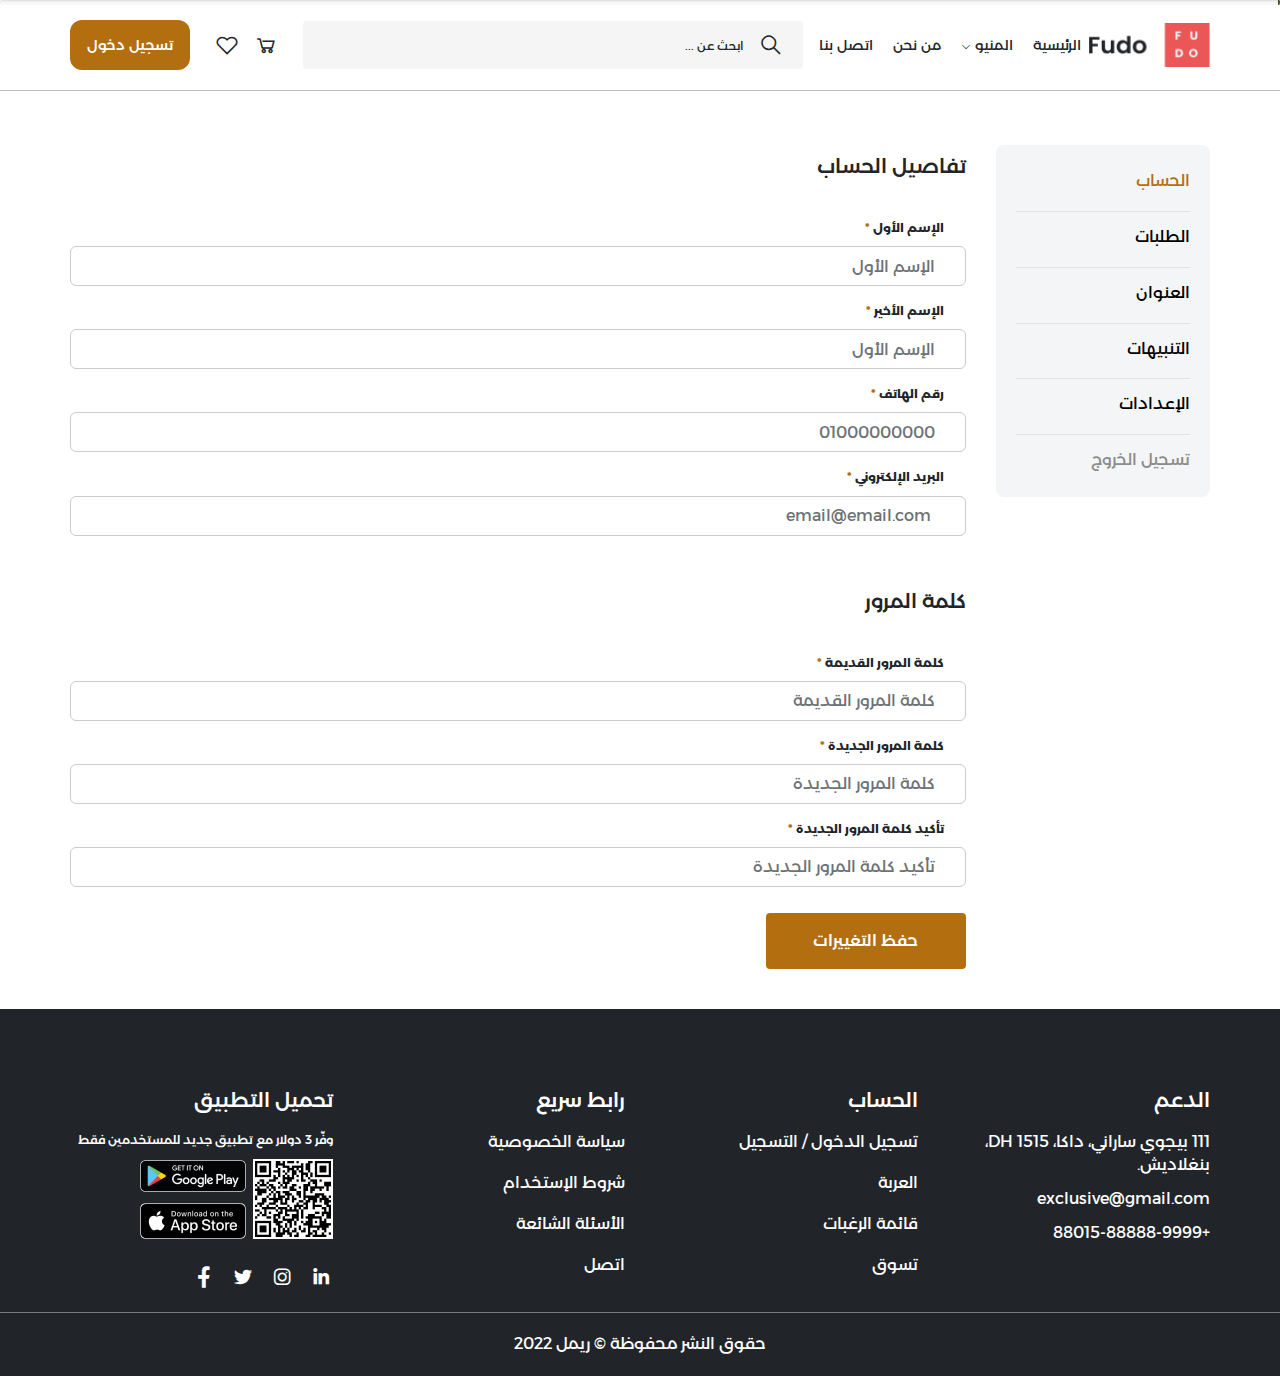
<file: edit-user.html>
<!DOCTYPE html>
<html lang="ar" dir="rtl">
   <head>
      <meta charset="utf-8" />
      <meta http-equiv="X-UA-Compatible" content="IE=edge" />
      <meta name="viewport" content="width=device-width, initial-scale=1" />
      <title>  Fudo / تعديل بيانات الحساب</title>
      <link rel="icon" href="images/fav.png" type="image/png" />
      <link rel="stylesheet" href="css/all.min.css" />
      <link rel="stylesheet" href="css/line-awesome.min.css" />
      <link rel="stylesheet" href="css/bootstrap.css" />
      <link rel="stylesheet" href="css/bootstrap-rtl.min.css" />
      <link rel="stylesheet" href="css/fonts.css" />
      <link rel="stylesheet" href="css/animate.css" />
      <link rel="stylesheet" href="css/swiper.min.css" />
      <link rel="stylesheet" href="css/style.css" />
   </head>
   <body>
      <!-- preloader -->
      <div class="preloader">
         <div class="progress">
            <div class="progress-bar"></div>
         </div>
      </div>
      <!-- preloader -->
    
      <!-- header section -->
      <header>
         <div class="top-header">
            <!-- menu-icon-for-mobile -->
            <div class="show-icons">
               <a class="menu-bars" id="menu-id" href="#!">
               <i class="las la-bars bar show-icon"></i>
               <i class="las la-times times hide-icon"></i>
               </a>
            </div>
            <!-- end menu-icon-for-mobile -->
             <div class="container">
            <div class="nav-header">
               <div class="img-logo">
                  <a href="index.html"><img src="images/logo.png" class="img-responsive" /></a>
               </div>

               <!-- navigation-bar -->
         <div class="navigation-bar">
            <div class="navgition">
               <ul class="big-menu list-unstyled">
                  <li>
                     <a href="index.html"> الرئيسية </a>
                  </li>
                 
                  <li class=" menu-item-has-children ">
                     <a href="#">
                    المنيو
                     </a>
                     <ul class=" sub-menu mega-menu">
                       <div class="mega-menu-block">
                        <h4 class="mega-menu-title">
                           الكتب
                        </h4>
                        <li >
                           <a href="#" >
                           <span>كتاب 1    </span>
                           </a>
                        </li>
                        <li >
                           <a href="#" >
                           <span> كتاب 2  </span>
                           </a>
                        </li>
                        <li >
                           <a href="#" >
                           <span>  كتاب 3  </span>
                           </a>
                        </li>
                        <li >
                           <a href="#" >
                           <span> كتاب 4  </span>
                           </a>
                        </li>
                        <li >
                           <a href="#" >
                           <span> كتاب 5   </span>
                           </a>
                        </li>
                        
                       </div>
                       <div class="mega-menu-block">
                        <h4 class="mega-menu-title">
                           الكتب
                        </h4>
                        <li >
                           <a href="#" >
                           <span>كتاب 1    </span>
                           </a>
                        </li>
                        <li >
                           <a href="#" >
                           <span> كتاب 2  </span>
                           </a>
                        </li>
                        <li >
                           <a href="#" >
                           <span>  كتاب 3  </span>
                           </a>
                        </li>
                        <li >
                           <a href="#" >
                           <span> كتاب 4  </span>
                           </a>
                        </li>
                        <li >
                           <a href="#" >
                           <span> كتاب 5   </span>
                           </a>
                        </li>
                        
                       </div>
                       <div class="mega-menu-block">
                        <h4 class="mega-menu-title">
                           الكتب
                        </h4>
                        <li >
                           <a href="#" >
                           <span>كتاب 1    </span>
                           </a>
                        </li>
                        <li >
                           <a href="#" >
                           <span> كتاب 2  </span>
                           </a>
                        </li>
                        <li >
                           <a href="#" >
                           <span>  كتاب 3  </span>
                           </a>
                        </li>
                        <li >
                           <a href="#" >
                           <span> كتاب 4  </span>
                           </a>
                        </li>
                        <li >
                           <a href="#" >
                           <span> كتاب 5   </span>
                           </a>
                        </li>
                        
                       </div>
                       <div class="mega-menu-block">
                        <h4 class="mega-menu-title">
                           الكتب
                        </h4>
                        <li >
                           <a href="#" >
                           <span>كتاب 1    </span>
                           </a>
                        </li>
                        <li >
                           <a href="#" >
                           <span> كتاب 2  </span>
                           </a>
                        </li>
                        <li >
                           <a href="#" >
                           <span>  كتاب 3  </span>
                           </a>
                        </li>
                        <li >
                           <a href="#" >
                           <span> كتاب 4  </span>
                           </a>
                        </li>
                        <li >
                           <a href="#" >
                           <span> كتاب 5   </span>
                           </a>
                        </li>
                        
                       </div>
                       <div class="mega-menu-block">
                        <h4 class="mega-menu-title">
                           الكتب
                        </h4>
                        <li >
                           <a href="#" >
                           <span>كتاب 1    </span>
                           </a>
                        </li>
                        <li >
                           <a href="#" >
                           <span> كتاب 2  </span>
                           </a>
                        </li>
                        <li >
                           <a href="#" >
                           <span>  كتاب 3  </span>
                           </a>
                        </li>
                        <li >
                           <a href="#" >
                           <span> كتاب 4  </span>
                           </a>
                        </li>
                        <li >
                           <a href="#" >
                           <span> كتاب 5   </span>
                           </a>
                        </li>
                        
                       </div>
                       <div class="mega-menu-block">
                        <h4 class="mega-menu-title">
                           الكتب
                        </h4>
                        <li >
                           <a href="#" >
                           <span>كتاب 1    </span>
                           </a>
                        </li>
                        <li >
                           <a href="#" >
                           <span> كتاب 2  </span>
                           </a>
                        </li>
                        <li >
                           <a href="#" >
                           <span>  كتاب 3  </span>
                           </a>
                        </li>
                        <li >
                           <a href="#" >
                           <span> كتاب 4  </span>
                           </a>
                        </li>
                        <li >
                           <a href="#" >
                           <span> كتاب 5   </span>
                           </a>
                        </li>
                        
                       </div>
                       <div class="mega-menu-block">
                        <h4 class="mega-menu-title">
                           الكتب
                        </h4>
                        <li >
                           <a href="#" >
                           <span>كتاب 1    </span>
                           </a>
                        </li>
                        <li >
                           <a href="#" >
                           <span> كتاب 2  </span>
                           </a>
                        </li>
                        <li >
                           <a href="#" >
                           <span>  كتاب 3  </span>
                           </a>
                        </li>
                        <li >
                           <a href="#" >
                           <span> كتاب 4  </span>
                           </a>
                        </li>
                        <li >
                           <a href="#" >
                           <span> كتاب 5   </span>
                           </a>
                        </li>
                        
                       </div>
                       <div class="mega-menu-block">
                        <h4 class="mega-menu-title">
                           الكتب
                        </h4>
                        <li >
                           <a href="#" >
                           <span>كتاب 1    </span>
                           </a>
                        </li>
                        <li >
                           <a href="#" >
                           <span> كتاب 2  </span>
                           </a>
                        </li>
                        <li >
                           <a href="#" >
                           <span>  كتاب 3  </span>
                           </a>
                        </li>
                        <li >
                           <a href="#" >
                           <span> كتاب 4  </span>
                           </a>
                        </li>
                        <li >
                           <a href="#" >
                           <span> كتاب 5   </span>
                           </a>
                        </li>
                        
                       </div>
                     </ul>
                  </li>
                  <li>
                      <a href="about.html"> من نحن </a>
                  </li>
                  <li>
                     <a href="contact-us.html"> اتصل بنا </a>
                  </li>
                
                
               </ul>
            </div>
         </div>
         <!-- end navigation bar -->

<div class="left-section">
               <form class="search-section">
                  <input
                     class="search-input"
                     type="text"
                     name=""
                     value=""
                     placeholder= " ابحث عن ...  "
                     />
                  <button class="search-button " >
                  <i class="las la-search search-icon"></i>
                  </button>
               </form>

                 <!-- list for user -->
               <ul class="top-header-list">
                 
                
                 
                  <li>
                     <a href="cart.html">
                        
                           <i class="las la-shopping-cart top-header-list-icon"></i>
                          
                       
                       
                     </a>
                  </li>
                  <li>
                     <a href="favourite.html">
                        
                           <i class="lar la-heart top-header-list-icon"></i>
                          
                       
                       
                     </a>
                  </li>
               </ul>
               <a href="#" class="reg-link">
                  تسجيل دخول
               </a>
      </div>
             
              
              
            </div>
            </div>
         </div>
         <!-- end top header-->
       
         </div> 
      </header>
      <!-- header section     -->
      <!-- edit user -->
      <div class="container">
         <div class="my-account-section mt-54">
            <ul class="my-account-list">
               <li>
                 
                  <a href="edit-user.html" class="active">
                    الحساب
                  </a>
               </li>
              
               <li>
                  <a href="my-orders.html">
                 
                  الطلبات
                  </a>
               </li>
              
             
               <li>
                  <a href="address.html">
                  
                 العنوان
                  </a>
               </li>
               <li>
                  <a href="notifications.html">
                 
                  التنبيهات
                  </a>
               </li>
               <li>
                  <a href="settings.html">
                 
                  الإعدادات
                  </a>
               </li>
               <li>
                  <button type="button" class="pale-link" data-toggle="modal" data-target="#exampleModal">
                  
                  تسجيل الخروج
                  </button>
                  <!-- Modal -->
                  <div class="modal fade my-modal" id="exampleModal" tabindex="-1" role="dialog" aria-labelledby="exampleModalLabel" aria-hidden="true">
                     <div class="modal-dialog my-modal-dialog" role="document">
                        <div class="modal-content">
                           <div class="modal-header my-modal-header">
                              <button type="button" class="close" data-dismiss="modal" aria-label="Close">
                              <i class="las la-times"></i>
                              </button>
                           </div>
                           <div class="modal-body">
                              <h2 class="modal-title mb-22">
                                 تسجيل خروج
                              </h2>
                              <p class="sign-out-note">
                                 هل أنت متأكد أنك تريد تسجيل خروج ؟
                              </p>
                              <button class="submit-btn sign-out-yes">
                              نعم 
                              </button>
                              <button class="submit-btn sign-out-no">
                              إلغاء
                              </button>
                           </div>
                        </div>
                     </div>
                  </div>
               </li>
               
            </ul>
            <div class="my-account-list-content">
               <h2 class="my-acc-title">
                 تفاصيل الحساب
               </h2>
               <form class="my-acc-form">
                  <div class="form-record">
                     <div class="input-block w-100 ">
                        <label class="my-acc-label required">
                       الإسم الأول
                        </label>
                        <input type="text" class="form-input-1 w-100" required placeholder="  الإسم الأول ">
                     </div>
                     </div>
                     <div class="form-record">
                        <div class="input-block w-100 ">
                           <label class="my-acc-label required">
                          الإسم الأخير
                           </label>
                           <input type="text" class="form-input-1 w-100" required placeholder="  الإسم الأول ">
                        </div>
                        </div>
                        <div class="form-record">
                           <div class="input-block w-100 ">
                              <label class="my-acc-label required">
                             رقم الهاتف
                              </label>
                              <input type="text" class="form-input-1 w-100" required placeholder="  01000000000">
                           </div>
                           </div>
                    
                           <div class="form-record">
                              <div class="input-block w-100 ">
                                 <label class="my-acc-label required">
                                البريد الإلكتروني
                                 </label>
                                 <input type="email" class="form-input-1 w-100" required placeholder="   email@email.com ">
                              </div>
                              </div>
                             

                                 <h2 class="my-acc-title mt-54">
                                    كلمة المرور
                                   </h2>
                                   
                                      <div class="form-record">
                                         <div class="input-block w-100 ">
                                            <label class="my-acc-label required">
                                           كلمة المرور القديمة
                                            </label>
                                            <input type="password" class="form-input-1 w-100" required placeholder="  كلمة المرور القديمة">
                                         </div>
                                         </div>
                                         <div class="form-record">
                                          <div class="input-block w-100 ">
                                             <label class="my-acc-label required">
                                            كلمة المرور الجديدة
                                             </label>
                                             <input type="password" class="form-input-1 w-100" required placeholder="  كلمة المرور الجديدة">
                                          </div>
                                            </div>
                                            <div class="form-record">
                                             <div class="input-block w-100 ">
                                                <label class="my-acc-label required">
                                                تأكيد كلمة المرور الجديدة
                                                </label>
                                                <input type="password" class="form-input-1 w-100" required placeholder="  تأكيد كلمة المرور الجديدة">
                                             </div>
                                               </div>
                                        
                                              
                                                  <button class="submit-btn">
                                                     حفظ التغييرات
                                                     </button>
                                      </div>
                                     
                                      
                                  
                  </div>
                 
                  
               </form>
              
            </div>
            
         </div>
      </div>
      <!-- edit user -->
     <!-- footer section -->
  <footer>
   <div class="container">
      <div class="footer-cont">
         <div class="row">
            <div class="col-md-3 col-sm-4 col-xs-12">
               <div class="nav-foot-cont">
                  <h2 class="nav-foot-header">الدعم   </h2>
                  <div class="nav-foot">
                     <ul class="contact-list">
                        <li>
                           <a href="#">
                              111 بيجوي ساراني، داكا، DH 1515، بنغلاديش.
                           </a>
                        </li>
                        <li>
                           
                           <a href="#">
                              exclusive@gmail.com
                           </a>
                        </li>
                        <li>
                           
                           <a href="tel:+88015-88888-9999">
                              +88015-88888-9999
                           </a>
                        </li>
                        
                     </ul>
                  </div>
               </div>
            </div>

            <div class="col-md-3 col-sm-4 col-xs-12">
               <div class="nav-foot-cont">
                  <h2 class="nav-foot-header nav-accordion"> الحساب </h2>
                  <ul class="nav-foot nav-wrap list-unstyled">
                     <li class="nav-foot-li">
                        <a href="#" class="nav-foot-link">تسجيل الدخول / التسجيل  </a>
                     </li>
                     <li class="nav-foot-li">
                        <a href="cart.html" class="nav-foot-link"> العربة</a>
                     </li>
                     <li class="nav-foot-li">
                        <a href="favourite.html" class="nav-foot-link"> قائمة الرغبات </a>
                     </li>
                     <li class="nav-foot-li">
                        <a href="#" class="nav-foot-link"> تسوق </a>
                     </li>
                    
                  </ul>
               </div>
            </div>

            <div class="col-md-3 col-sm-4 col-xs-12">
               <div class="nav-foot-cont">
                  <h2 class="nav-foot-header nav-accordion"> رابط سريع </h2>
                  <ul class="nav-foot nav-wrap list-unstyled">
                     <li class="nav-foot-li">
                        <a href="#" class="nav-foot-link">  سياسة الخصوصية  </a>
                     </li>
                     <li class="nav-foot-li">
                        <a href="#" class="nav-foot-link"> شروط الإستخدام</a>
                     </li>
                     <li class="nav-foot-li">
                        <a href="#" class="nav-foot-link">  الأسئلة الشائعة </a>
                     </li>
                     <li class="nav-foot-li">
                        <a href="contact-us.html" class="nav-foot-link"> اتصل </a>
                     </li>
                    
                  </ul>
               </div>
            </div>

            <div class="col-md-3 col-sm-4 col-xs-12">
               <div class="footer-logo-col">
                  <h2 class="nav-foot-headerr">  تحميل التطبيق </h2>
                  <span class="app-note">
                     وفّر 3 دولار مع تطبيق جديد للمستخدمين فقط
                  </span>
                  <div class="qr-div">
                    <img src="images/footer/qr.png" alt="qr code">
                    <div class="apps">
                     <a href="#">
                        <img src="images/footer/GooglePlay.png" alt="google play">
                     </a>
                     <a href="#">
                        <img src="images/footer/AppStore.png" alt=" app store">
                     </a>
                    </div>
                  </div>
                  <ul class="social-list">
                     <li>
                        <a href="#">
                           <i class="lab la-linkedin-in"></i>
                        </a>
                     </li>
                     
                     <li>
                        <a href="#">
                        <i class="lab la-instagram"></i>
                        </a>
                     </li>
                     <li>
                        <a href="#">
                           <i class="lab la-twitter"></i>
                        </a>
                     </li>
                     <li>
                        <a href="#">
                        <i class="lab la-facebook-f"></i>
                        </a>
                     </li>
                  </ul>
               </div>
            </div>
           
      
         </div>
      </div>
     
   </div>
</footer>
<div class="copy-flex">
   <div class="copy-right">
      حقوق النشر محفوظة © ريمل 2022
   </div>
   
  
</div>
<!-- footer section -->
      <!-- arrow to top -->
      <a class="arrow-top">
      <i class="las la-arrow-up"></i>
      </a>
      <!-- arrow to top -->
      <script src="js/jquery-2.1.1.js"></script>
      <script src="js/bootstrap.min.js"></script>
      <script src="js/wow.min.js"></script>
      <script src="js/swiper.min.js"></script>
      <script src="js/script.js"></script>
   </body>
</html>
</file>
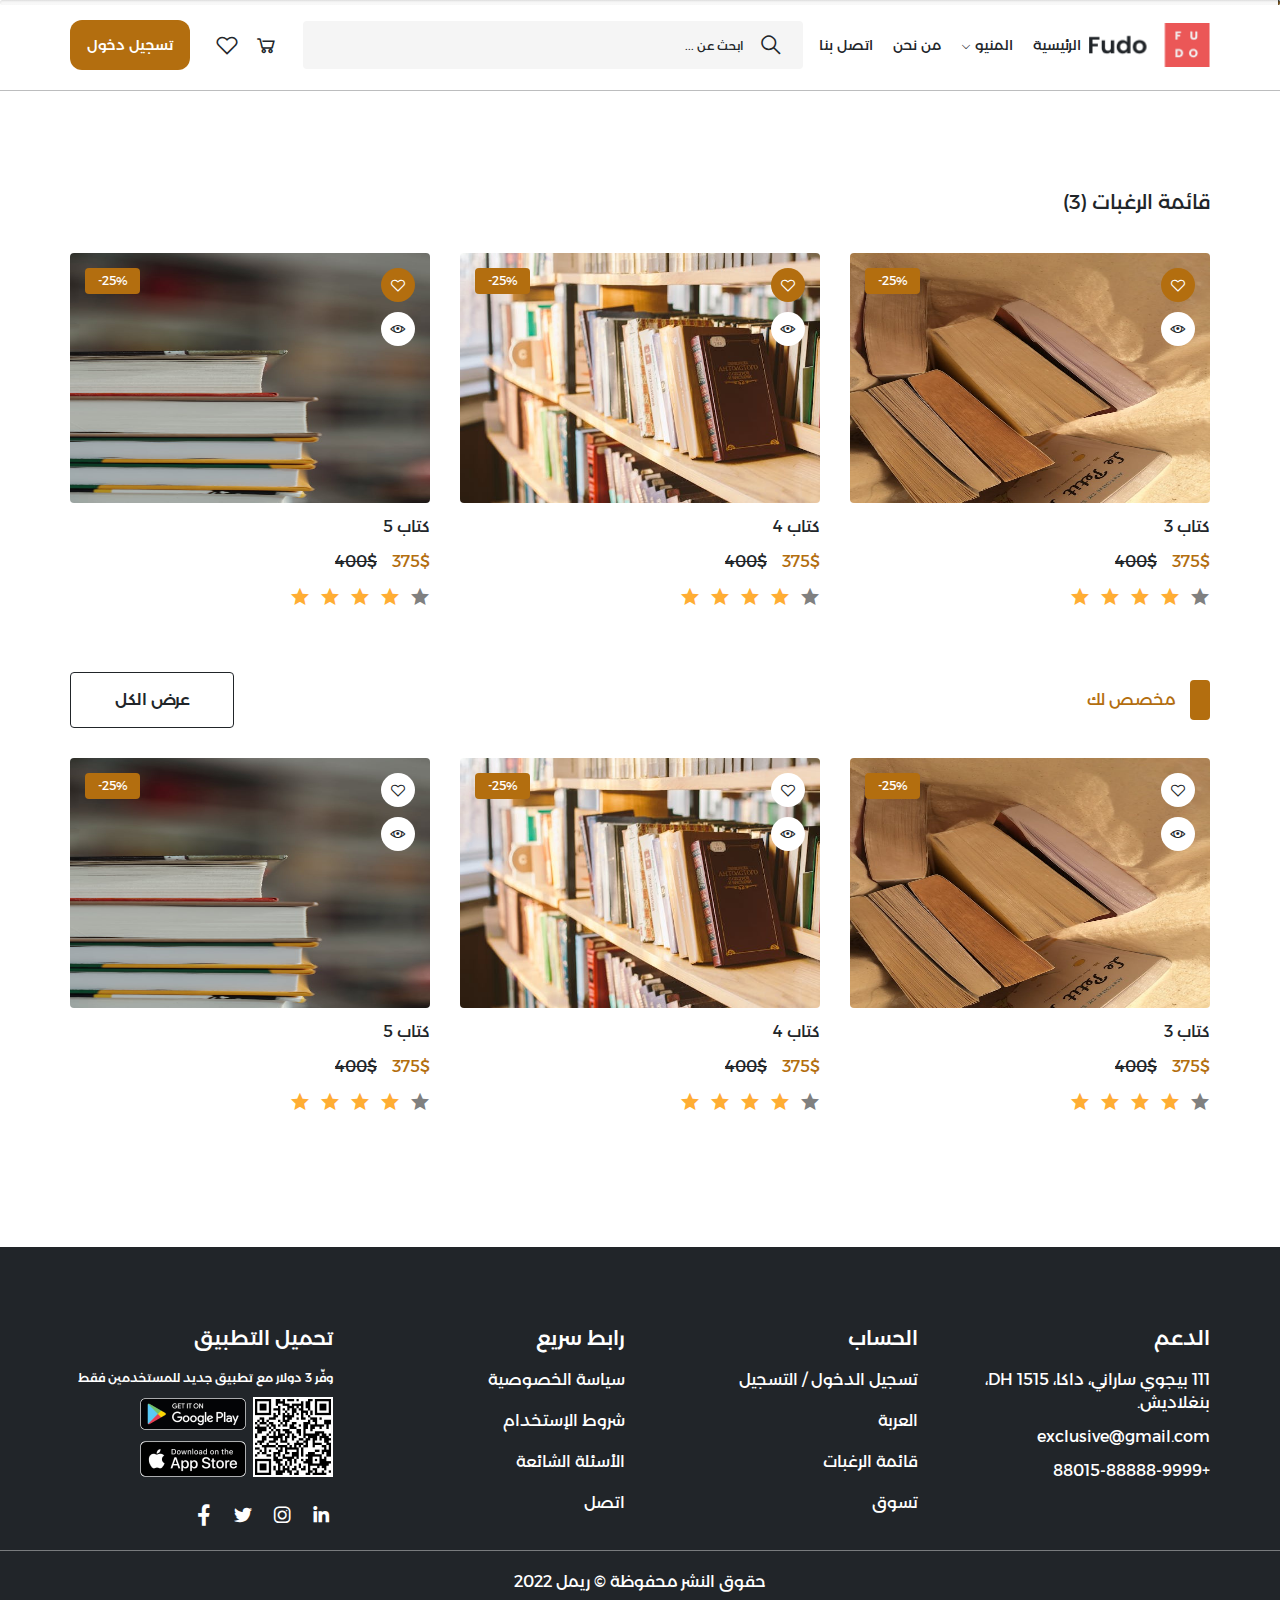
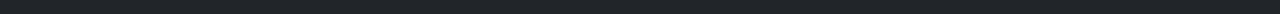
<file: favourite.html>
<!DOCTYPE html>
<html lang="ar" dir="rtl">
   <head>
      <meta charset="utf-8" />
      <meta http-equiv="X-UA-Compatible" content="IE=edge" />
      <meta name="viewport" content="width=device-width, initial-scale=1" />
      <title>  Fudo / المفضلة </title>
      <link rel="icon" href="images/fav.png" type="image/png" />
      <link rel="stylesheet" href="css/all.min.css" />
      <link rel="stylesheet" href="css/line-awesome.min.css" />
      <link rel="stylesheet" href="css/bootstrap.css" />
      <link rel="stylesheet" href="css/bootstrap-rtl.min.css" />
      <link rel="stylesheet" href="css/fonts.css" />
      <link rel="stylesheet" href="css/animate.css" />
      <link rel="stylesheet" href="css/swiper.min.css" />
      <link rel="stylesheet" href="css/style.css" />
   </head>
   <body>
      <!-- preloader -->
      <div class="preloader">
         <div class="progress">
            <div class="progress-bar"></div>
         </div>
      </div>
      <!-- preloader -->
      <!-- header section -->
      <header>
         <div class="top-header">
            <!-- menu-icon-for-mobile -->
            <div class="show-icons">
               <a class="menu-bars" id="menu-id" href="#!">
               <i class="las la-bars bar show-icon"></i>
               <i class="las la-times times hide-icon"></i>
               </a>
            </div>
            <!-- end menu-icon-for-mobile -->
             <div class="container">
            <div class="nav-header">
               <div class="img-logo">
                  <a href="index.html"><img src="images/logo.png" class="img-responsive" /></a>
               </div>

               <!-- navigation-bar -->
         <div class="navigation-bar">
            <div class="navgition">
               <ul class="big-menu list-unstyled">
                  <li>
                     <a href="index.html"> الرئيسية </a>
                  </li>
                 
                  <li class=" menu-item-has-children ">
                     <a href="#">
                    المنيو
                     </a>
                     <ul class=" sub-menu mega-menu">
                       <div class="mega-menu-block">
                        <h4 class="mega-menu-title">
                           الكتب
                        </h4>
                        <li >
                           <a href="#" >
                           <span>كتاب 1    </span>
                           </a>
                        </li>
                        <li >
                           <a href="#" >
                           <span> كتاب 2  </span>
                           </a>
                        </li>
                        <li >
                           <a href="#" >
                           <span>  كتاب 3  </span>
                           </a>
                        </li>
                        <li >
                           <a href="#" >
                           <span> كتاب 4  </span>
                           </a>
                        </li>
                        <li >
                           <a href="#" >
                           <span> كتاب 5   </span>
                           </a>
                        </li>
                        
                       </div>
                       <div class="mega-menu-block">
                        <h4 class="mega-menu-title">
                           الكتب
                        </h4>
                        <li >
                           <a href="#" >
                           <span>كتاب 1    </span>
                           </a>
                        </li>
                        <li >
                           <a href="#" >
                           <span> كتاب 2  </span>
                           </a>
                        </li>
                        <li >
                           <a href="#" >
                           <span>  كتاب 3  </span>
                           </a>
                        </li>
                        <li >
                           <a href="#" >
                           <span> كتاب 4  </span>
                           </a>
                        </li>
                        <li >
                           <a href="#" >
                           <span> كتاب 5   </span>
                           </a>
                        </li>
                        
                       </div>
                       <div class="mega-menu-block">
                        <h4 class="mega-menu-title">
                           الكتب
                        </h4>
                        <li >
                           <a href="#" >
                           <span>كتاب 1    </span>
                           </a>
                        </li>
                        <li >
                           <a href="#" >
                           <span> كتاب 2  </span>
                           </a>
                        </li>
                        <li >
                           <a href="#" >
                           <span>  كتاب 3  </span>
                           </a>
                        </li>
                        <li >
                           <a href="#" >
                           <span> كتاب 4  </span>
                           </a>
                        </li>
                        <li >
                           <a href="#" >
                           <span> كتاب 5   </span>
                           </a>
                        </li>
                        
                       </div>
                       <div class="mega-menu-block">
                        <h4 class="mega-menu-title">
                           الكتب
                        </h4>
                        <li >
                           <a href="#" >
                           <span>كتاب 1    </span>
                           </a>
                        </li>
                        <li >
                           <a href="#" >
                           <span> كتاب 2  </span>
                           </a>
                        </li>
                        <li >
                           <a href="#" >
                           <span>  كتاب 3  </span>
                           </a>
                        </li>
                        <li >
                           <a href="#" >
                           <span> كتاب 4  </span>
                           </a>
                        </li>
                        <li >
                           <a href="#" >
                           <span> كتاب 5   </span>
                           </a>
                        </li>
                        
                       </div>
                       <div class="mega-menu-block">
                        <h4 class="mega-menu-title">
                           الكتب
                        </h4>
                        <li >
                           <a href="#" >
                           <span>كتاب 1    </span>
                           </a>
                        </li>
                        <li >
                           <a href="#" >
                           <span> كتاب 2  </span>
                           </a>
                        </li>
                        <li >
                           <a href="#" >
                           <span>  كتاب 3  </span>
                           </a>
                        </li>
                        <li >
                           <a href="#" >
                           <span> كتاب 4  </span>
                           </a>
                        </li>
                        <li >
                           <a href="#" >
                           <span> كتاب 5   </span>
                           </a>
                        </li>
                        
                       </div>
                       <div class="mega-menu-block">
                        <h4 class="mega-menu-title">
                           الكتب
                        </h4>
                        <li >
                           <a href="#" >
                           <span>كتاب 1    </span>
                           </a>
                        </li>
                        <li >
                           <a href="#" >
                           <span> كتاب 2  </span>
                           </a>
                        </li>
                        <li >
                           <a href="#" >
                           <span>  كتاب 3  </span>
                           </a>
                        </li>
                        <li >
                           <a href="#" >
                           <span> كتاب 4  </span>
                           </a>
                        </li>
                        <li >
                           <a href="#" >
                           <span> كتاب 5   </span>
                           </a>
                        </li>
                        
                       </div>
                       <div class="mega-menu-block">
                        <h4 class="mega-menu-title">
                           الكتب
                        </h4>
                        <li >
                           <a href="#" >
                           <span>كتاب 1    </span>
                           </a>
                        </li>
                        <li >
                           <a href="#" >
                           <span> كتاب 2  </span>
                           </a>
                        </li>
                        <li >
                           <a href="#" >
                           <span>  كتاب 3  </span>
                           </a>
                        </li>
                        <li >
                           <a href="#" >
                           <span> كتاب 4  </span>
                           </a>
                        </li>
                        <li >
                           <a href="#" >
                           <span> كتاب 5   </span>
                           </a>
                        </li>
                        
                       </div>
                       <div class="mega-menu-block">
                        <h4 class="mega-menu-title">
                           الكتب
                        </h4>
                        <li >
                           <a href="#" >
                           <span>كتاب 1    </span>
                           </a>
                        </li>
                        <li >
                           <a href="#" >
                           <span> كتاب 2  </span>
                           </a>
                        </li>
                        <li >
                           <a href="#" >
                           <span>  كتاب 3  </span>
                           </a>
                        </li>
                        <li >
                           <a href="#" >
                           <span> كتاب 4  </span>
                           </a>
                        </li>
                        <li >
                           <a href="#" >
                           <span> كتاب 5   </span>
                           </a>
                        </li>
                        
                       </div>
                     </ul>
                  </li>
                  <li>
                      <a href="about.html"> من نحن </a>
                  </li>
                  <li>
                     <a href="contact-us.html"> اتصل بنا </a>
                  </li>
                
                
               </ul>
            </div>
         </div>
         <!-- end navigation bar -->

<div class="left-section">
               <form class="search-section">
                  <input
                     class="search-input"
                     type="text"
                     name=""
                     value=""
                     placeholder= " ابحث عن ...  "
                     />
                  <button class="search-button " >
                  <i class="las la-search search-icon"></i>
                  </button>
               </form>

                 <!-- list for user -->
               <ul class="top-header-list">
                 
                
                 
                  <li>
                     <a href="cart.html">
                        
                           <i class="las la-shopping-cart top-header-list-icon"></i>
                          
                       
                       
                     </a>
                  </li>
                  <li>
                     <a href="favourite.html">
                        
                           <i class="lar la-heart top-header-list-icon"></i>
                          
                       
                       
                     </a>
                  </li>
               </ul>
               <a href="#" class="reg-link">
                  تسجيل دخول
               </a>
      </div>
             
              
              
            </div>
            </div>
         </div>
         <!-- end top header-->
       
         </div> 
      </header>
      <!-- header section     -->
      <!-- favourite content -->
     <div class="cart-contentt ">
    <div class="container">
      <h2 class="fav-title">
         قائمة الرغبات (3)
      </h2>
      <div class="products-grid-content">
         <a href="product-details.html" class="cat-block">
           <div class="category-block">
              <div class="category-figure">
                 <img class="category-img" src="images/products/03.jpg" alt="product img">
                 <ul class="fav-list">
                    <li>
                      <button class="favo">
                          <i class="lar la-heart"></i>
                      </button>
                      
                    </li>
                    <li>
                       <button>
                          <i class="las la-eye"></i>
                       </button>
                       
                     </li>
                 </ul>
                 <span class="discountt">
                    -25%
                 </span>
                 <button class="add-cartt">
                    أضف إلى السلة 
                 </button>
              </div>
           </div>
           <h2 class="category-title">
            كتاب 3
           </h2>
           <div class="pricee">
           <span class="new-price">
              375$
           </span>
           <span class="old-pricee">
              400$
           </span>
           </div>
           <ul class="ratee">
              <li class="gray-star">
                 <i class="las la-star"></i>
              </li>
              <li class="gold-star">
                 <i class="las la-star"></i>
              </li>
              <li class="gold-star">
                 <i class="las la-star"></i>
              </li>
              <li class="gold-star">
                 <i class="las la-star"></i>
              </li>
              <li class="gold-star">
                 <i class="las la-star"></i>
              </li>
              
           </ul>
        </a>
        <a href="product-details.html" class="cat-block">
           <div class="category-block">
              <div class="category-figure">
                 <img class="category-img" src="images/products/04.jpg" alt="product img">
                 <ul class="fav-list">
                    <li>
                      <button class="favo">
                          <i class="lar la-heart"></i>
                      </button>
                      
                    </li>
                    <li>
                       <button>
                          <i class="las la-eye"></i>
                       </button>
                       
                     </li>
                 </ul>
                 <span class="discountt">
                    -25%
                 </span>
                 <button class="add-cartt">
                    أضف إلى السلة 
                 </button>
              </div>
           </div>
           <h2 class="category-title">
            كتاب 4
           </h2>
           <div class="pricee">
           <span class="new-price">
              375$
           </span>
           <span class="old-pricee">
              400$
           </span>
           </div>
           <ul class="ratee">
              <li class="gray-star">
                 <i class="las la-star"></i>
              </li>
              <li class="gold-star">
                 <i class="las la-star"></i>
              </li>
              <li class="gold-star">
                 <i class="las la-star"></i>
              </li>
              <li class="gold-star">
                 <i class="las la-star"></i>
              </li>
              <li class="gold-star">
                 <i class="las la-star"></i>
              </li>
              
           </ul>
        </a>
        <a href="product-details.html" class="cat-block">
           <div class="category-block">
              <div class="category-figure">
                 <img class="category-img" src="images/products/05.jpg" alt="product img">
                 <ul class="fav-list">
                    <li>
                      <button class="favo">
                          <i class="lar la-heart"></i>
                      </button>
                      
                    </li>
                    <li>
                       <button>
                          <i class="las la-eye"></i>
                       </button>
                       
                     </li>
                 </ul>
                 <span class="discountt">
                    -25%
                 </span>
                 <button class="add-cartt">
                    أضف إلى السلة 
                 </button>
              </div>
           </div>
           <h2 class="category-title">
            كتاب 5
           </h2>
           <div class="pricee">
           <span class="new-price">
              375$
           </span>
           <span class="old-pricee">
              400$
           </span>
           </div>
           <ul class="ratee">
              <li class="gray-star">
                 <i class="las la-star"></i>
              </li>
              <li class="gold-star">
                 <i class="las la-star"></i>
              </li>
              <li class="gold-star">
                 <i class="las la-star"></i>
              </li>
              <li class="gold-star">
                 <i class="las la-star"></i>
              </li>
              <li class="gold-star">
                 <i class="las la-star"></i>
              </li>
              
           </ul>
        </a>
         </div>
<div class="for-div">
   <span class="day mb-0">
      مخصص لك
     </span>
     <a href="#" class="all-link">
      عرض الكل
     </a>
</div>
<div class="products-grid-content">
   <a href="product-details.html" class="cat-block">
     <div class="category-block">
        <div class="category-figure">
           <img class="category-img" src="images/products/03.jpg" alt="product img">
           <ul class="fav-list">
              <li>
                <button>
                    <i class="lar la-heart"></i>
                </button>
                
              </li>
              <li>
                 <button>
                    <i class="las la-eye"></i>
                 </button>
                 
               </li>
           </ul>
           <span class="discountt">
              -25%
           </span>
           <button class="add-cartt">
              أضف إلى السلة 
           </button>
        </div>
     </div>
     <h2 class="category-title">
      كتاب 3
     </h2>
     <div class="pricee">
     <span class="new-price">
        375$
     </span>
     <span class="old-pricee">
        400$
     </span>
     </div>
     <ul class="ratee">
        <li class="gray-star">
           <i class="las la-star"></i>
        </li>
        <li class="gold-star">
           <i class="las la-star"></i>
        </li>
        <li class="gold-star">
           <i class="las la-star"></i>
        </li>
        <li class="gold-star">
           <i class="las la-star"></i>
        </li>
        <li class="gold-star">
           <i class="las la-star"></i>
        </li>
        
     </ul>
  </a>
  <a href="product-details.html" class="cat-block">
     <div class="category-block">
        <div class="category-figure">
           <img class="category-img" src="images/products/04.jpg" alt="product img">
           <ul class="fav-list">
              <li>
                <button>
                    <i class="lar la-heart"></i>
                </button>
                
              </li>
              <li>
                 <button>
                    <i class="las la-eye"></i>
                 </button>
                 
               </li>
           </ul>
           <span class="discountt">
              -25%
           </span>
           <button class="add-cartt">
              أضف إلى السلة 
           </button>
        </div>
     </div>
     <h2 class="category-title">
      كتاب 4
     </h2>
     <div class="pricee">
     <span class="new-price">
        375$
     </span>
     <span class="old-pricee">
        400$
     </span>
     </div>
     <ul class="ratee">
        <li class="gray-star">
           <i class="las la-star"></i>
        </li>
        <li class="gold-star">
           <i class="las la-star"></i>
        </li>
        <li class="gold-star">
           <i class="las la-star"></i>
        </li>
        <li class="gold-star">
           <i class="las la-star"></i>
        </li>
        <li class="gold-star">
           <i class="las la-star"></i>
        </li>
        
     </ul>
  </a>
  <a href="product-details.html" class="cat-block">
     <div class="category-block">
        <div class="category-figure">
           <img class="category-img" src="images/products/05.jpg" alt="product img">
           <ul class="fav-list">
              <li>
                <button>
                    <i class="lar la-heart"></i>
                </button>
                
              </li>
              <li>
                 <button>
                    <i class="las la-eye"></i>
                 </button>
                 
               </li>
           </ul>
           <span class="discountt">
              -25%
           </span>
           <button class="add-cartt">
              أضف إلى السلة 
           </button>
        </div>
     </div>
     <h2 class="category-title">
      كتاب 5
     </h2>
     <div class="pricee">
     <span class="new-price">
        375$
     </span>
     <span class="old-pricee">
        400$
     </span>
     </div>
     <ul class="ratee">
        <li class="gray-star">
           <i class="las la-star"></i>
        </li>
        <li class="gold-star">
           <i class="las la-star"></i>
        </li>
        <li class="gold-star">
           <i class="las la-star"></i>
        </li>
        <li class="gold-star">
           <i class="las la-star"></i>
        </li>
        <li class="gold-star">
           <i class="las la-star"></i>
        </li>
        
     </ul>
  </a>
   </div>

    </div>
     </div>
      <!-- favourite content -->
      <!-- footer section -->
      <footer>
         <div class="container">
            <div class="footer-cont">
               <div class="row">
                  <div class="col-md-3 col-sm-4 col-xs-12">
                     <div class="nav-foot-cont">
                        <h2 class="nav-foot-header">الدعم   </h2>
                        <div class="nav-foot">
                           <ul class="contact-list">
                              <li>
                                 <a href="#">
                                    111 بيجوي ساراني، داكا، DH 1515، بنغلاديش.
                                 </a>
                              </li>
                              <li>
                                 
                                 <a href="#">
                                    exclusive@gmail.com
                                 </a>
                              </li>
                              <li>
                                 
                                 <a href="tel:+88015-88888-9999">
                                    +88015-88888-9999
                                 </a>
                              </li>
                              
                           </ul>
                        </div>
                     </div>
                  </div>
 
                  <div class="col-md-3 col-sm-4 col-xs-12">
                     <div class="nav-foot-cont">
                        <h2 class="nav-foot-header nav-accordion"> الحساب </h2>
                        <ul class="nav-foot nav-wrap list-unstyled">
                           <li class="nav-foot-li">
                              <a href="#" class="nav-foot-link">تسجيل الدخول / التسجيل  </a>
                           </li>
                           <li class="nav-foot-li">
                              <a href="cart.html" class="nav-foot-link"> العربة</a>
                           </li>
                           <li class="nav-foot-li">
                              <a href="favourite.html" class="nav-foot-link"> قائمة الرغبات </a>
                           </li>
                           <li class="nav-foot-li">
                              <a href="#" class="nav-foot-link"> تسوق </a>
                           </li>
                          
                        </ul>
                     </div>
                  </div>

                  <div class="col-md-3 col-sm-4 col-xs-12">
                     <div class="nav-foot-cont">
                        <h2 class="nav-foot-header nav-accordion"> رابط سريع </h2>
                        <ul class="nav-foot nav-wrap list-unstyled">
                           <li class="nav-foot-li">
                              <a href="#" class="nav-foot-link">  سياسة الخصوصية  </a>
                           </li>
                           <li class="nav-foot-li">
                              <a href="#" class="nav-foot-link"> شروط الإستخدام</a>
                           </li>
                           <li class="nav-foot-li">
                              <a href="#" class="nav-foot-link">  الأسئلة الشائعة </a>
                           </li>
                           <li class="nav-foot-li">
                              <a href="contact-us.html" class="nav-foot-link"> اتصل </a>
                           </li>
                          
                        </ul>
                     </div>
                  </div>

                  <div class="col-md-3 col-sm-4 col-xs-12">
                     <div class="footer-logo-col">
                        <h2 class="nav-foot-headerr">  تحميل التطبيق </h2>
                        <span class="app-note">
                           وفّر 3 دولار مع تطبيق جديد للمستخدمين فقط
                        </span>
                        <div class="qr-div">
                          <img src="images/footer/qr.png" alt="qr code">
                          <div class="apps">
                           <a href="#">
                              <img src="images/footer/GooglePlay.png" alt="google play">
                           </a>
                           <a href="#">
                              <img src="images/footer/AppStore.png" alt=" app store">
                           </a>
                          </div>
                        </div>
                        <ul class="social-list">
                           <li>
                              <a href="#">
                                 <i class="lab la-linkedin-in"></i>
                              </a>
                           </li>
                           
                           <li>
                              <a href="#">
                              <i class="lab la-instagram"></i>
                              </a>
                           </li>
                           <li>
                              <a href="#">
                                 <i class="lab la-twitter"></i>
                              </a>
                           </li>
                           <li>
                              <a href="#">
                              <i class="lab la-facebook-f"></i>
                              </a>
                           </li>
                        </ul>
                     </div>
                  </div>
                 
            
               </div>
            </div>
           
         </div>
      </footer>
      <div class="copy-flex">
         <div class="copy-right">
            حقوق النشر محفوظة © ريمل 2022
         </div>
         
        
      </div>
      <!-- footer section -->
      <!-- arrow to top -->
      <a class="arrow-top">
      <i class="las la-arrow-up"></i>
      </a>
      <!-- arrow to top -->
      <script src="js/jquery-2.1.1.js"></script>
      <script src="js/bootstrap.min.js"></script>
      <script src="js/wow.min.js"></script>
      <script src="js/swiper.min.js"></script>
      <script src="js/script.js"></script>
   </body>
</html>
</file>
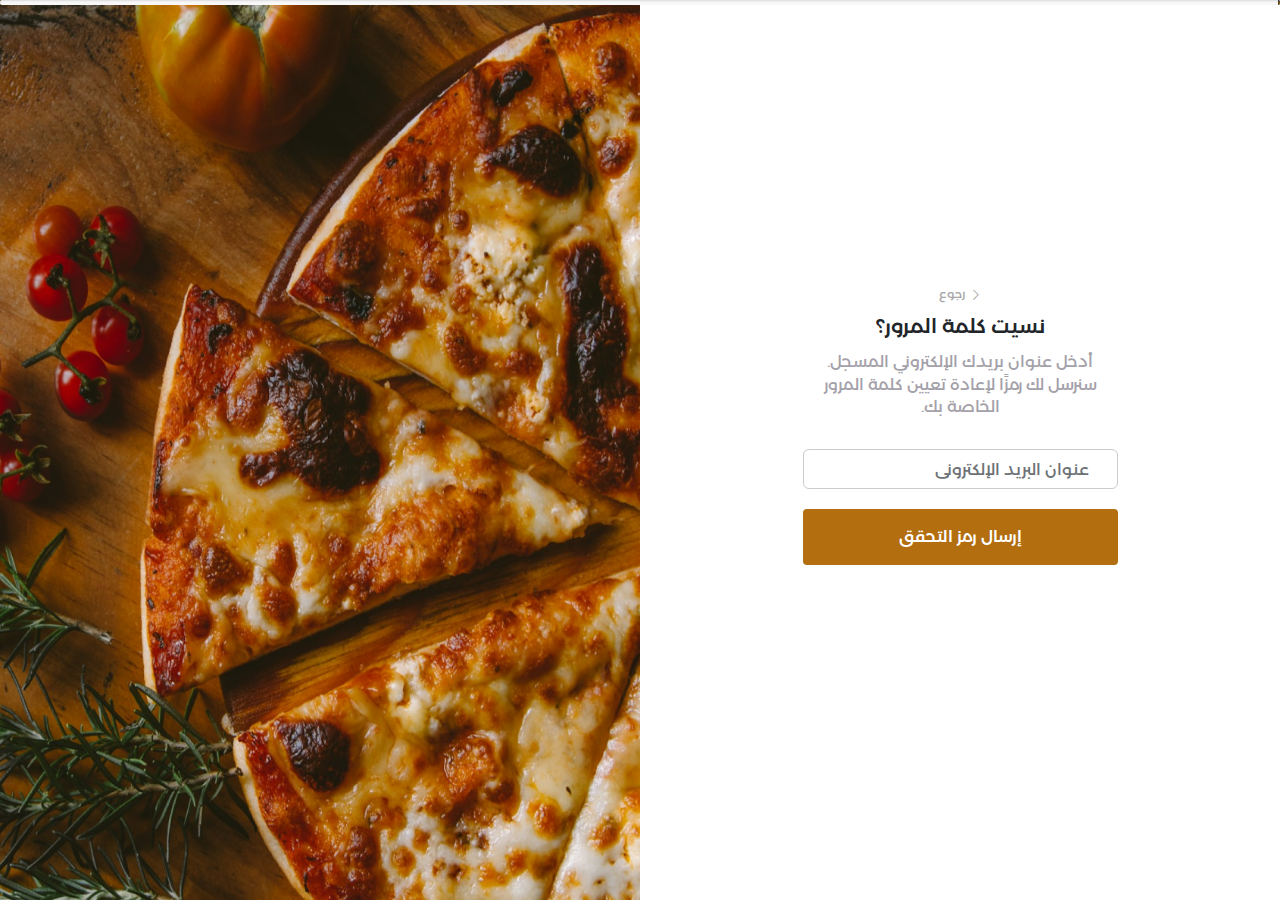
<file: forget-password.html>
<!DOCTYPE html>
<html lang="ar" dir="rtl">
   <head>
      <meta charset="utf-8" />
      <meta http-equiv="X-UA-Compatible" content="IE=edge" />
      <meta name="viewport" content="width=device-width, initial-scale=1" />
      <title>  Fudo / نسيت كلمة المرور</title>
      <link rel="icon" href="images/fav.png" type="image/png" />
      <link rel="stylesheet" href="css/line-awesome.min.css" />
      <link rel="stylesheet" href="css/bootstrap.css" />
      <link rel="stylesheet" href="css/bootstrap-rtl.min.css" />
      <link rel="stylesheet" href="css/fonts.css" />
      <link rel="stylesheet" href="css/animate.css" />
      <link rel="stylesheet" href="css/style.css" />
   </head>
   <body class="p-0">
      <!-- preloader -->
      <div class="preloader">
         <div class="progress">
            <div class="progress-bar"></div>
         </div>
      </div>
      <!-- preloader -->
      <!-- forget password -->
      <div class="body-bg">
         <div class="login-text wow fadeInDown">
            <div class="login-text-content">
               <a href="login.html" class="back-link mb-13">
                  <i class="las la-angle-right"></i>
                  رجوع 
                  </a>
               <h2 class="form-title mb-14">
                   نسيت كلمة المرور؟
               </h2>
               <span class="login-note">
                  أدخل عنوان بريدك الإلكتروني المسجل. سنرسل لك رمزًا لإعادة تعيين كلمة المرور الخاصة بك.
               </span>
               <form class="form-1 w-100">
                  <div class="form-input-div ">
                     <input type="email" class="form-input-1 w-100 mb-20" placeholder="  عنوان البريد الإلكتروني ">
                     
                    
                  </div>
                  <a href="password-verefication.html" class="submit-btn mb-30" >
                  إرسال رمز التحقق
                  </a>
               </form>
              
               
            </div>
         </div>
         <div class="login-img">
            <img class="img-responsive login-image" src="images/forget-password.png" alt="forget password image">
         </div>
      </div>
      <!-- forget password -->
      <script src="js/jquery-2.1.1.js"></script>
      <script src="js/bootstrap.min.js"></script>
      <script src="js/wow.min.js"></script>
      <script src="js/script.js"></script>
   </body>
</html>
</file>
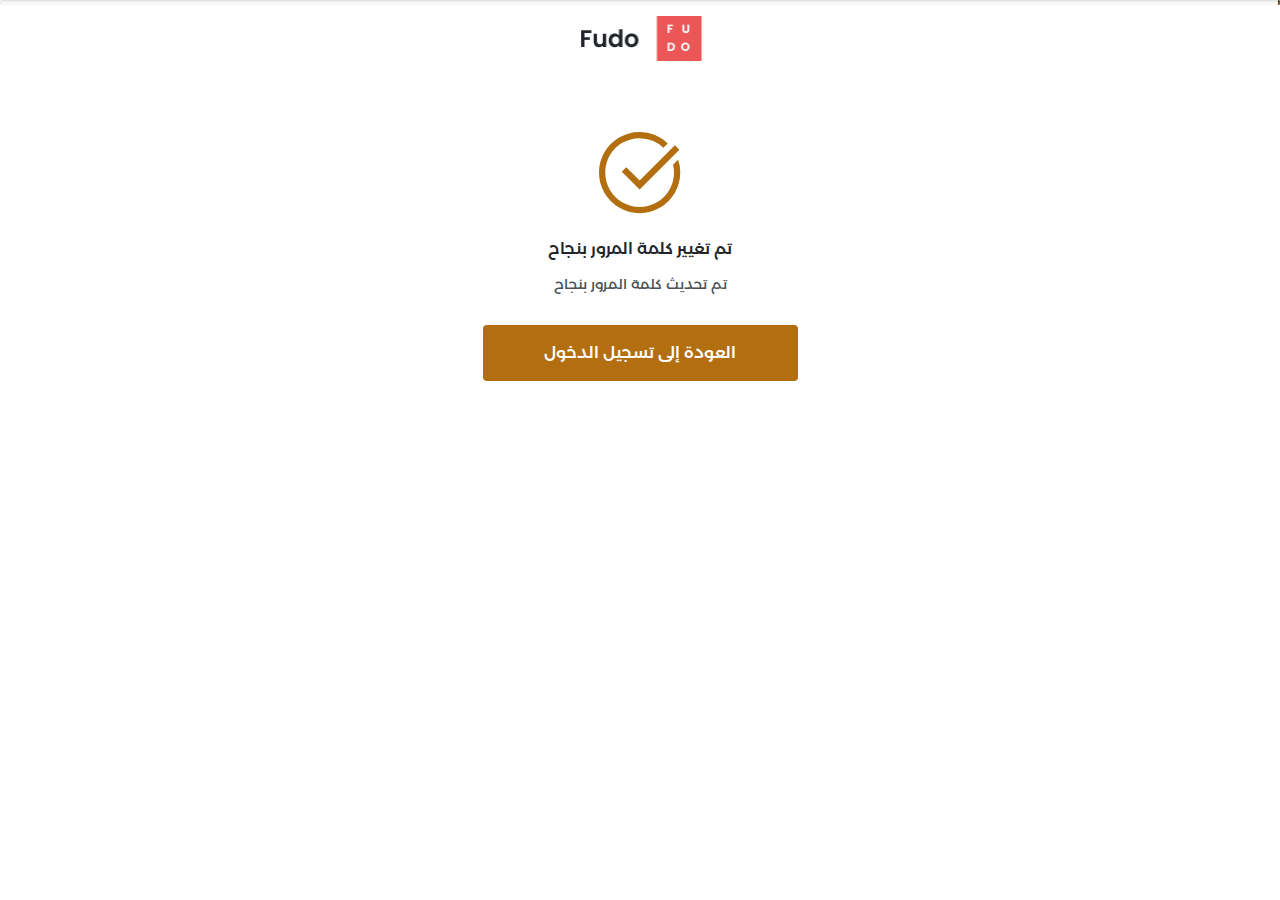
<file: login-success.html>
<!DOCTYPE html>
<html lang="ar" dir="rtl">
   <head>
      <meta charset="utf-8" />
      <meta http-equiv="X-UA-Compatible" content="IE=edge" />
      <meta name="viewport" content="width=device-width, initial-scale=1" />
      <title>  Fudo / تفعيل الكود </title>
      <link rel="icon" href="images/fav.png" type="image/png" />
      <link rel="stylesheet" href="css/line-awesome.min.css" />
      <link rel="stylesheet" href="css/bootstrap.css" />
      <link rel="stylesheet" href="css/bootstrap-rtl.min.css" />
      <link rel="stylesheet" href="css/fonts.css" />
      <link rel="stylesheet" href="css/animate.css" />
      <link rel="stylesheet" href="css/style.css" />
   </head>
   <body class="p-0">
      <!-- preloader -->
      <div class="preloader">
         <div class="progress">
            <div class="progress-bar"></div>
         </div>
      </div>
      <!-- preloader -->
      <!-- register success -->
      <div class="container">
         <div class="register-top-header-2">
            <div class="img-logo">
               <a href="index.html"><img src="images/logo.png" class="img-responsive" /></a>
            </div>
         </div>
         <div class="register-content">
            <i class="las la-check-circle check-icon"></i>
            <h2 class="form-title mb-17 fs-16">
              تم تغيير كلمة المرور بنجاح
            </h2>
            <p class="form-note w-100">
              تم تحديث كلمة المرور بنجاح
            </p>
            <a href="login.html" class="submit-btn m-auto mb-270" >
           العودة إلى تسجيل الدخول
            </a> 
           
         </div>
      </div>
      <!-- register success -->
      <script src="js/jquery-2.1.1.js"></script>
      <script src="js/bootstrap.min.js"></script>
      <script src="js/wow.min.js"></script>
      <script src="js/script.js"></script>
   </body>
</html>
</file>
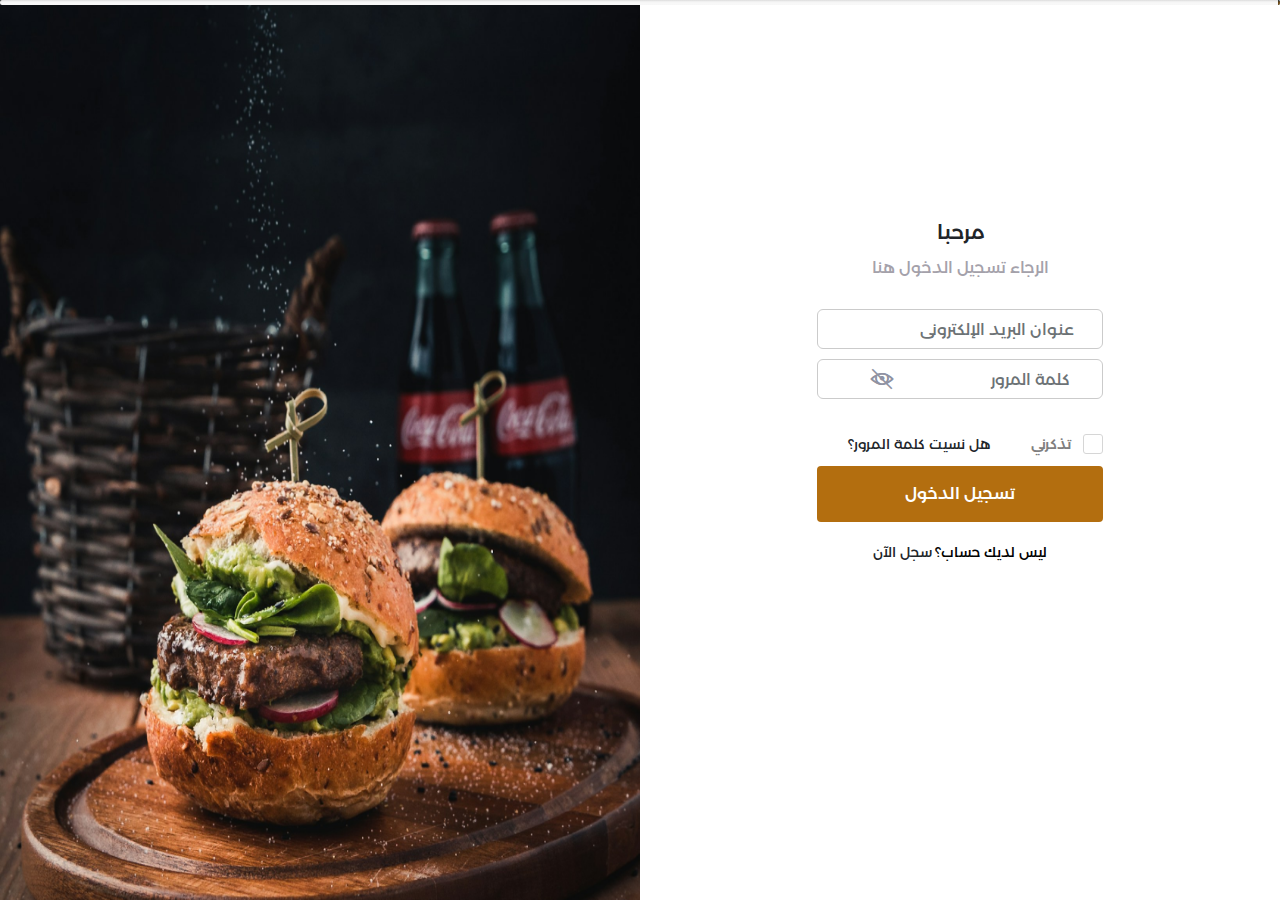
<file: login.html>
<!DOCTYPE html>
<html lang="ar" dir="rtl">
   <head>
      <meta charset="utf-8" />
      <meta http-equiv="X-UA-Compatible" content="IE=edge" />
      <meta name="viewport" content="width=device-width, initial-scale=1" />
      <title>  Fudo / تسجيل دخول</title>
      <link rel="icon" href="images/fav.png" type="image/png" />
      <link rel="stylesheet" href="css/line-awesome.min.css" />
      <link rel="stylesheet" href="css/bootstrap.css" />
      <link rel="stylesheet" href="css/bootstrap-rtl.min.css" />
      <link rel="stylesheet" href="css/fonts.css" />
      <link rel="stylesheet" href="css/animate.css" />
      <link rel="stylesheet" href="css/style.css" />
   </head>
   <body class="p-0">
      <!-- preloader -->
      <div class="preloader">
         <div class="progress">
            <div class="progress-bar"></div>
         </div>
      </div>
      <!-- preloader -->
      <!-- login -->
      <div class="body-bg">
         <div class="login-text wow fadeInDown">
            <div class="login-text-content">
              
               <h2 class="form-title mb-14">
                 مرحبا
               </h2>
               <span class="login-note">
                  الرجاء تسجيل الدخول هنا
               </span>
               <form class="form-1">
                  <div class="form-input-div mb-10">
                     <input type="email" class="form-input-1" placeholder="  عنوان البريد الإلكتروني">
                     
                    
                  </div>
                  <div class="form-input-div">
                     <input type="password" class="form-input-1" id="pass" placeholder="   كلمة المرور ">
                     
                     <a onclick="togglePassword()">
                     <i class="las la-eye-slash  password-icon" id="eye-slash" ></i>
                     <i class=" las la-eye password-icon" id="eye" ></i>
                     </a>
                  </div>
                  <div class="display-f mt-35 gap-40">
                     <div class="form-group  display-f mb-0 ">
                        <input class="checkbox-input" type="checkbox" id="vegetables" name="sub-category">
                        <label class="checkbox-label" for="vegetables"> تذكرني </label>
                     </div>
                     <a href="forget-password.html" class="forget-password-link">
                        هل نسيت كلمة المرور؟
                        </a>
                  </div>
                 
                  <button class="submit-btn w-100" type="submit">
                  تسجيل الدخول
                  </button>
               </form>
               <p class="form-text">
                  ليس لديك حساب؟
                  <a href="register.html" class="register-link">
                  سجل الآن
                  </a>
               </p>
              
            </div>
         </div>
         <div class="login-img">
            <img class="img-responsive login-image" src="images/login-img.png" alt="login image">
         </div>
      </div>
      <!-- login -->
      <script>
         function togglePassword() {
             
             var x = document.getElementById("pass");
             var eyeSlash = document.getElementById("eye-slash");
             var eye = document.getElementById("eye");
             if (x.type === "password") {
               x.type = "text";
               eyeSlash.style.display="none";
               eye.style.display="block";
         
             } else {
               x.type = "password";
               eyeSlash.style.display="block";
               eye.style.display="none";
             }
           }
      </script>
      <script src="js/jquery-2.1.1.js"></script>
      <script src="js/bootstrap.min.js"></script>
      <script src="js/wow.min.js"></script>
      <script src="js/script.js"></script>
   </body>
</html>
</file>
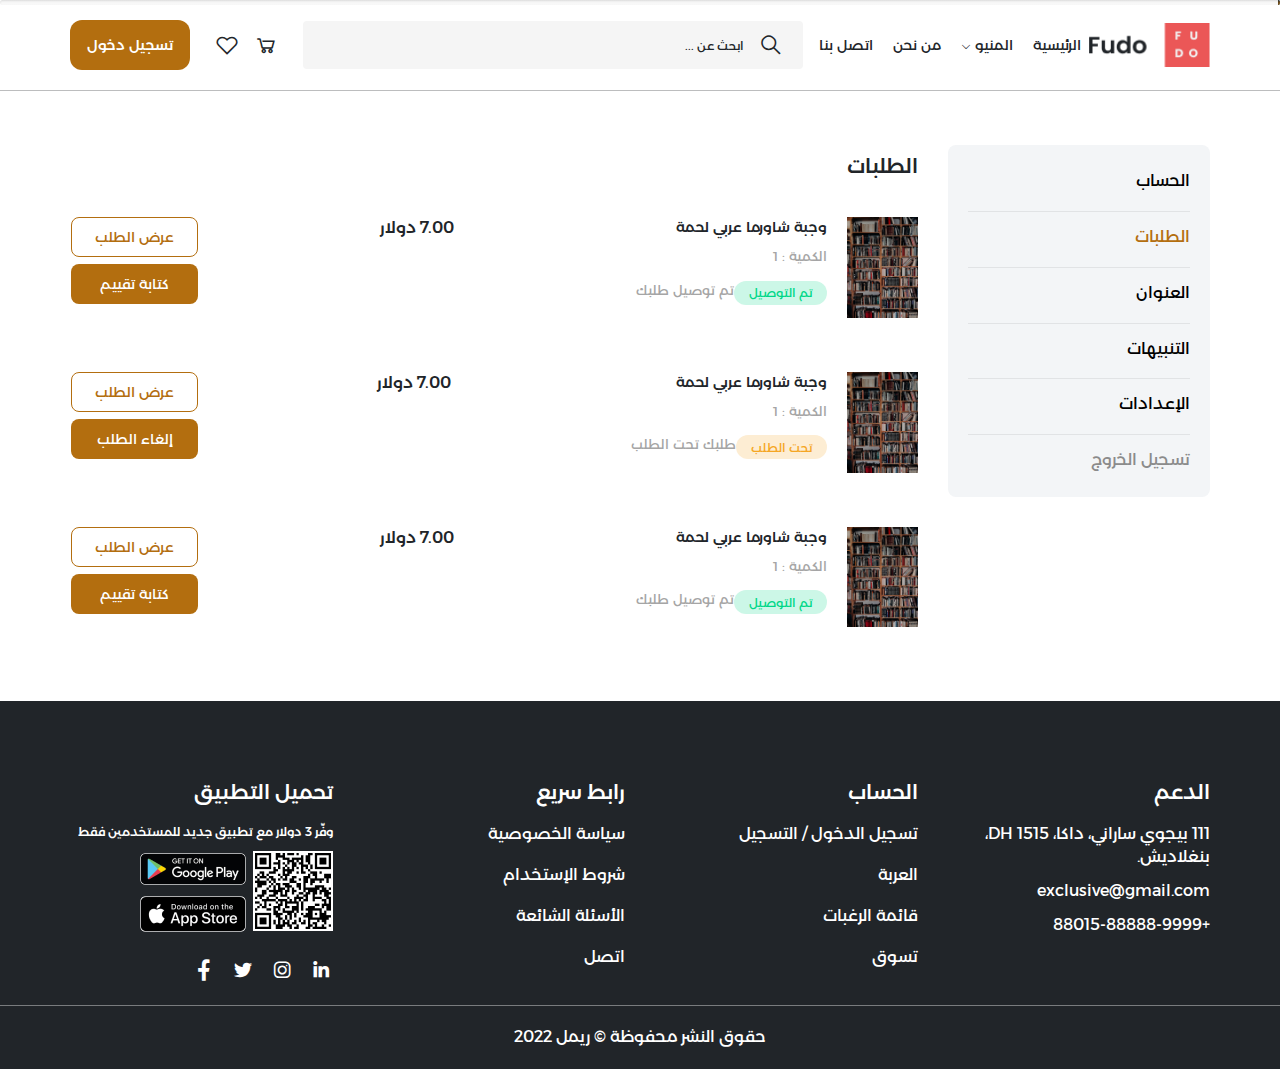
<file: my-orders.html>
<!DOCTYPE html>
<html lang="ar" dir="rtl">
   <head>
      <meta charset="utf-8" />
      <meta http-equiv="X-UA-Compatible" content="IE=edge" />
      <meta name="viewport" content="width=device-width, initial-scale=1" />
      <title>  Fudo / الطلبات </title>
      <link rel="icon" href="images/fav.png" type="image/png" />
      <link rel="stylesheet" href="css/all.min.css" />
      <link rel="stylesheet" href="css/line-awesome.min.css" />
      <link rel="stylesheet" href="css/bootstrap.css" />
      <link rel="stylesheet" href="css/bootstrap-rtl.min.css" />
      <link rel="stylesheet" href="css/fonts.css" />
      <link rel="stylesheet" href="css/animate.css" />
      <link rel="stylesheet" href="css/swiper.min.css" />
      <link rel="stylesheet" href="css/style.css" />
   </head>
   <body>
      <!-- preloader -->
      <div class="preloader">
         <div class="progress">
            <div class="progress-bar"></div>
         </div>
      </div>
      <!-- preloader -->
       <!-- header section -->
       <header>
         <div class="top-header">
            <!-- menu-icon-for-mobile -->
            <div class="show-icons">
               <a class="menu-bars" id="menu-id" href="#!">
               <i class="las la-bars bar show-icon"></i>
               <i class="las la-times times hide-icon"></i>
               </a>
            </div>
            <!-- end menu-icon-for-mobile -->
             <div class="container">
            <div class="nav-header">
               <div class="img-logo">
                  <a href="index.html"><img src="images/logo.png" class="img-responsive" /></a>
               </div>

               <!-- navigation-bar -->
         <div class="navigation-bar">
            <div class="navgition">
               <ul class="big-menu list-unstyled">
                  <li>
                     <a href="index.html"> الرئيسية </a>
                  </li>
                 
                  <li class=" menu-item-has-children ">
                     <a href="#">
                    المنيو
                     </a>
                     <ul class=" sub-menu mega-menu">
                       <div class="mega-menu-block">
                        <h4 class="mega-menu-title">
                           الكتب
                        </h4>
                        <li >
                           <a href="#" >
                           <span>كتاب 1    </span>
                           </a>
                        </li>
                        <li >
                           <a href="#" >
                           <span> كتاب 2  </span>
                           </a>
                        </li>
                        <li >
                           <a href="#" >
                           <span>  كتاب 3  </span>
                           </a>
                        </li>
                        <li >
                           <a href="#" >
                           <span> كتاب 4  </span>
                           </a>
                        </li>
                        <li >
                           <a href="#" >
                           <span> كتاب 5   </span>
                           </a>
                        </li>
                        
                       </div>
                       <div class="mega-menu-block">
                        <h4 class="mega-menu-title">
                           الكتب
                        </h4>
                        <li >
                           <a href="#" >
                           <span>كتاب 1    </span>
                           </a>
                        </li>
                        <li >
                           <a href="#" >
                           <span> كتاب 2  </span>
                           </a>
                        </li>
                        <li >
                           <a href="#" >
                           <span>  كتاب 3  </span>
                           </a>
                        </li>
                        <li >
                           <a href="#" >
                           <span> كتاب 4  </span>
                           </a>
                        </li>
                        <li >
                           <a href="#" >
                           <span> كتاب 5   </span>
                           </a>
                        </li>
                        
                       </div>
                       <div class="mega-menu-block">
                        <h4 class="mega-menu-title">
                           الكتب
                        </h4>
                        <li >
                           <a href="#" >
                           <span>كتاب 1    </span>
                           </a>
                        </li>
                        <li >
                           <a href="#" >
                           <span> كتاب 2  </span>
                           </a>
                        </li>
                        <li >
                           <a href="#" >
                           <span>  كتاب 3  </span>
                           </a>
                        </li>
                        <li >
                           <a href="#" >
                           <span> كتاب 4  </span>
                           </a>
                        </li>
                        <li >
                           <a href="#" >
                           <span> كتاب 5   </span>
                           </a>
                        </li>
                        
                       </div>
                       <div class="mega-menu-block">
                        <h4 class="mega-menu-title">
                           الكتب
                        </h4>
                        <li >
                           <a href="#" >
                           <span>كتاب 1    </span>
                           </a>
                        </li>
                        <li >
                           <a href="#" >
                           <span> كتاب 2  </span>
                           </a>
                        </li>
                        <li >
                           <a href="#" >
                           <span>  كتاب 3  </span>
                           </a>
                        </li>
                        <li >
                           <a href="#" >
                           <span> كتاب 4  </span>
                           </a>
                        </li>
                        <li >
                           <a href="#" >
                           <span> كتاب 5   </span>
                           </a>
                        </li>
                        
                       </div>
                       <div class="mega-menu-block">
                        <h4 class="mega-menu-title">
                           الكتب
                        </h4>
                        <li >
                           <a href="#" >
                           <span>كتاب 1    </span>
                           </a>
                        </li>
                        <li >
                           <a href="#" >
                           <span> كتاب 2  </span>
                           </a>
                        </li>
                        <li >
                           <a href="#" >
                           <span>  كتاب 3  </span>
                           </a>
                        </li>
                        <li >
                           <a href="#" >
                           <span> كتاب 4  </span>
                           </a>
                        </li>
                        <li >
                           <a href="#" >
                           <span> كتاب 5   </span>
                           </a>
                        </li>
                        
                       </div>
                       <div class="mega-menu-block">
                        <h4 class="mega-menu-title">
                           الكتب
                        </h4>
                        <li >
                           <a href="#" >
                           <span>كتاب 1    </span>
                           </a>
                        </li>
                        <li >
                           <a href="#" >
                           <span> كتاب 2  </span>
                           </a>
                        </li>
                        <li >
                           <a href="#" >
                           <span>  كتاب 3  </span>
                           </a>
                        </li>
                        <li >
                           <a href="#" >
                           <span> كتاب 4  </span>
                           </a>
                        </li>
                        <li >
                           <a href="#" >
                           <span> كتاب 5   </span>
                           </a>
                        </li>
                        
                       </div>
                       <div class="mega-menu-block">
                        <h4 class="mega-menu-title">
                           الكتب
                        </h4>
                        <li >
                           <a href="#" >
                           <span>كتاب 1    </span>
                           </a>
                        </li>
                        <li >
                           <a href="#" >
                           <span> كتاب 2  </span>
                           </a>
                        </li>
                        <li >
                           <a href="#" >
                           <span>  كتاب 3  </span>
                           </a>
                        </li>
                        <li >
                           <a href="#" >
                           <span> كتاب 4  </span>
                           </a>
                        </li>
                        <li >
                           <a href="#" >
                           <span> كتاب 5   </span>
                           </a>
                        </li>
                        
                       </div>
                       <div class="mega-menu-block">
                        <h4 class="mega-menu-title">
                           الكتب
                        </h4>
                        <li >
                           <a href="#" >
                           <span>كتاب 1    </span>
                           </a>
                        </li>
                        <li >
                           <a href="#" >
                           <span> كتاب 2  </span>
                           </a>
                        </li>
                        <li >
                           <a href="#" >
                           <span>  كتاب 3  </span>
                           </a>
                        </li>
                        <li >
                           <a href="#" >
                           <span> كتاب 4  </span>
                           </a>
                        </li>
                        <li >
                           <a href="#" >
                           <span> كتاب 5   </span>
                           </a>
                        </li>
                        
                       </div>
                     </ul>
                  </li>
                  <li>
                      <a href="about.html"> من نحن </a>
                  </li>
                  <li>
                     <a href="contact-us.html"> اتصل بنا </a>
                  </li>
                
                
               </ul>
            </div>
         </div>
         <!-- end navigation bar -->

<div class="left-section">
               <form class="search-section">
                  <input
                     class="search-input"
                     type="text"
                     name=""
                     value=""
                     placeholder= " ابحث عن ...  "
                     />
                  <button class="search-button " >
                  <i class="las la-search search-icon"></i>
                  </button>
               </form>

                 <!-- list for user -->
               <ul class="top-header-list">
                 
                
                 
                  <li>
                     <a href="cart.html">
                        
                           <i class="las la-shopping-cart top-header-list-icon"></i>
                          
                       
                       
                     </a>
                  </li>
                  <li>
                     <a href="favourite.html">
                        
                           <i class="lar la-heart top-header-list-icon"></i>
                          
                       
                       
                     </a>
                  </li>
               </ul>
               <a href="#" class="reg-link">
                  تسجيل دخول
               </a>
      </div>
             
              
              
            </div>
            </div>
         </div>
         <!-- end top header-->
       
         </div> 
      </header>
      <!-- header section     -->
      <!-- address book -->
      <div class="container">
         <div class="my-account-section mt-54">
            <ul class="my-account-list">
               <li>
                 
                  <a href="edit-user.html">
                    الحساب
                  </a>
               </li>
              
               <li>
                  <a href="my-orders.html" class="active">
                 
                  الطلبات
                  </a>
               </li>
              
             
               <li>
                  <a href="address.html">
                  
                 العنوان
                  </a>
               </li>
               <li>
                  <a href="notifications.html">
                 
                  التنبيهات
                  </a>
               </li>
               <li>
                  <a href="settings.html">
                 
                  الإعدادات
                  </a>
               </li>
               <li>
                  <button type="button" class="pale-link" data-toggle="modal" data-target="#exampleModal">
                  
                  تسجيل الخروج
                  </button>
                  <!-- Modal -->
                  <div class="modal fade my-modal" id="exampleModal" tabindex="-1" role="dialog" aria-labelledby="exampleModalLabel" aria-hidden="true">
                     <div class="modal-dialog my-modal-dialog" role="document">
                        <div class="modal-content">
                           <div class="modal-header my-modal-header">
                              <button type="button" class="close" data-dismiss="modal" aria-label="Close">
                              <i class="las la-times"></i>
                              </button>
                           </div>
                           <div class="modal-body">
                              <h2 class="modal-title mb-22">
                                 تسجيل خروج
                              </h2>
                              <p class="sign-out-note">
                                 هل أنت متأكد أنك تريد تسجيل خروج ؟
                              </p>
                              <button class="submit-btn sign-out-yes">
                              نعم 
                              </button>
                              <button class="submit-btn sign-out-no">
                              إلغاء
                              </button>
                           </div>
                        </div>
                     </div>
                  </div>
               </li>
               
            </ul>
            <div class="my-account-list-content w-847">
               <h2 class="my-acc-title mb-20">
                  الطلبات
               </h2>
              <div class="form-record">
               <div class="cart-block w-100">
                  <div class="cart-pro-img">
                     <img class="img-responsive" src="images/products/01.jpg" alt="product img">
                  </div>
                  <div class="cart-pro-details w-100">
                     <div class="pro-name-bar align-start">
                        <div class="display-f gap-10">
                        <a class="product-name" href="#">
                           وجبة شاورما عربي لحمة
                        </a>
                        <span class="cart-det">
                           الكمية  : 1
                           </span>
                           <span class="cart-det">
                              <span class="wait-order finished-order">
                                 تم التوصيل
                                 </span>
                                 تم توصيل طلبك
                           </span>
                    </div>      
                        <span class="price">
                           7.00 دولار
                           </span>
                           <div class="order-btns">
                              <a href="#" class="show-order">
                                 عرض الطلب
                              </a>
                              <button type="button" class=" rate-order" data-toggle="modal" data-target="#exampleModal5">
                                كتابة تقييم
                                 </button>
                                 <div class="modal fade my-modal small-modal" id="exampleModal5" tabindex="-1" role="dialog" aria-labelledby="exampleModalLabel5" aria-hidden="true" style="display: none;">
                                    <div class="modal-dialog my-modal-dialog" role="document">
                                       <div class="modal-content">
                                          <div class="modal-header my-modal-header">
                                             <button type="button" class="close" data-dismiss="modal" aria-label="Close">
                                             <i class="las la-times"></i>
                                             </button>
                                          </div>
                                          <div class="modal-body">
                                             <h2 class="modal-title mb-22">
                                               تقييمك يفرقلنا
                                             </h2>
                                             <span class="rate-note">
                                                كيف كان طلبك ؟
                                                برجاء إعطاء تقييمك وأيضا رأيك
                                             </span>
                                             <div class="rating-list">
                                                <i class="las la-star star" data-rating="1"></i>
                                                <i class="las la-star star" data-rating="2"></i>
                                                <i class="las la-star star" data-rating="3"></i>
                                                <i class="las la-star star" data-rating="4"></i>
                                                <i class="las la-star star" data-rating="5"></i>
                                              </div>
                                            
                                             <textarea class="textarea" onfocus="clearContents(this);"> اكتب تعليقك هنا </textarea>
                                             <div class="modal-btns">
                                                <button class="submit-btn sign-out-yes m-auto w-100">
                                                إرسال
                                                </button>
                                               
                                             </div>
                                          </div>
                                       </div>
                                    </div>
                                 </div>

                           </div>
                     </div>
                     
                  </div>
                
               </div>
              </div>

              <div class="form-record">
               <div class="cart-block w-100">
                  <div class="cart-pro-img">
                     <img class="img-responsive" src="images/products/01.jpg" alt="product img">
                  </div>
                  <div class="cart-pro-details w-100">
                     <div class="pro-name-bar align-start">
                        <div class="display-f gap-10">
                        <a class="product-name" href="#">
                           وجبة شاورما عربي لحمة
                        </a>
                        <span class="cart-det">
                           الكمية  : 1
                           </span>
                           <span class="cart-det">
                              <span class="wait-order ">
                                 تحت الطلب
                                 </span>
                                طلبك تحت الطلب
                           </span>
                    </div>      
                        <span class="price">
                           7.00 دولار
                           </span>
                           <div class="order-btns">
                              <a href="#" class="show-order">
                                 عرض الطلب
                              </a>
                              <a href="#" class="rate-order">
                                 إلغاء الطلب
                              </a>
                           </div>
                     </div>
                     
                  </div>
                
               </div>
              </div>

              <div class="form-record">
               <div class="cart-block w-100">
                  <div class="cart-pro-img">
                     <img class="img-responsive" src="images/products/01.jpg" alt="product img">
                  </div>
                  <div class="cart-pro-details w-100">
                     <div class="pro-name-bar align-start">
                        <div class="display-f gap-10">
                        <a class="product-name" href="#">
                           وجبة شاورما عربي لحمة
                        </a>
                        <span class="cart-det">
                           الكمية  : 1
                           </span>
                           <span class="cart-det">
                              <span class="wait-order finished-order">
                                 تم التوصيل
                                 </span>
                                 تم توصيل طلبك
                           </span>
                    </div>      
                        <span class="price">
                           7.00 دولار
                           </span>
                           <div class="order-btns">
                              <a href="#" class="show-order">
                                 عرض الطلب
                              </a>
                              <button type="button" class=" rate-order" data-toggle="modal" data-target="#exampleModal5">
                                 كتابة تقييم
                                  </button>
                                  <div class="modal fade my-modal small-modal" id="exampleModal5" tabindex="-1" role="dialog" aria-labelledby="exampleModalLabel5" aria-hidden="true" style="display: none;">
                                    <div class="modal-dialog my-modal-dialog" role="document">
                                       <div class="modal-content">
                                          <div class="modal-header my-modal-header">
                                             <button type="button" class="close" data-dismiss="modal" aria-label="Close">
                                             <i class="las la-times"></i>
                                             </button>
                                          </div>
                                          <div class="modal-body">
                                             <h2 class="modal-title mb-22">
                                               تقييمك يفرقلنا
                                             </h2>
                                             <span class="rate-note">
                                                كيف كان طلبك ؟
                                                برجاء إعطاء تقييمك وأيضا رأيك
                                             </span>
                                             <div class="rating-list">
                                                <i class="las la-star star" data-rating="1"></i>
                                                <i class="las la-star star" data-rating="2"></i>
                                                <i class="las la-star star" data-rating="3"></i>
                                                <i class="las la-star star" data-rating="4"></i>
                                                <i class="las la-star star" data-rating="5"></i>
                                              </div>
                                            
                                             <textarea class="textarea" onfocus="clearContents(this);"> اكتب تعليقك هنا   </textarea>
                                             <div class="modal-btns">
                                                <button class="submit-btn sign-out-yes m-auto w-100">
                                                إرسال
                                                </button>
                                                
                                             </div>
                                          </div>
                                       </div>
                                    </div>
                                 </div>

                           </div>
                     </div>
                     
                  </div>
                
               </div>
              </div>
             
            </div>
         </div>
      </div>
      <!-- address book -->
           <!-- footer section -->
           <footer>
            <div class="container">
               <div class="footer-cont">
                  <div class="row">
                     <div class="col-md-3 col-sm-4 col-xs-12">
                        <div class="nav-foot-cont">
                           <h2 class="nav-foot-header">الدعم   </h2>
                           <div class="nav-foot">
                              <ul class="contact-list">
                                 <li>
                                    <a href="#">
                                       111 بيجوي ساراني، داكا، DH 1515، بنغلاديش.
                                    </a>
                                 </li>
                                 <li>
                                    
                                    <a href="#">
                                       exclusive@gmail.com
                                    </a>
                                 </li>
                                 <li>
                                    
                                    <a href="tel:+88015-88888-9999">
                                       +88015-88888-9999
                                    </a>
                                 </li>
                                 
                              </ul>
                           </div>
                        </div>
                     </div>
    
                     <div class="col-md-3 col-sm-4 col-xs-12">
                        <div class="nav-foot-cont">
                           <h2 class="nav-foot-header nav-accordion"> الحساب </h2>
                           <ul class="nav-foot nav-wrap list-unstyled">
                              <li class="nav-foot-li">
                                 <a href="#" class="nav-foot-link">تسجيل الدخول / التسجيل  </a>
                              </li>
                              <li class="nav-foot-li">
                                 <a href="cart.html" class="nav-foot-link"> العربة</a>
                              </li>
                              <li class="nav-foot-li">
                                 <a href="favourite.html" class="nav-foot-link"> قائمة الرغبات </a>
                              </li>
                              <li class="nav-foot-li">
                                 <a href="#" class="nav-foot-link"> تسوق </a>
                              </li>
                             
                           </ul>
                        </div>
                     </div>
   
                     <div class="col-md-3 col-sm-4 col-xs-12">
                        <div class="nav-foot-cont">
                           <h2 class="nav-foot-header nav-accordion"> رابط سريع </h2>
                           <ul class="nav-foot nav-wrap list-unstyled">
                              <li class="nav-foot-li">
                                 <a href="#" class="nav-foot-link">  سياسة الخصوصية  </a>
                              </li>
                              <li class="nav-foot-li">
                                 <a href="#" class="nav-foot-link"> شروط الإستخدام</a>
                              </li>
                              <li class="nav-foot-li">
                                 <a href="#" class="nav-foot-link">  الأسئلة الشائعة </a>
                              </li>
                              <li class="nav-foot-li">
                                 <a href="contact-us.html" class="nav-foot-link"> اتصل </a>
                              </li>
                             
                           </ul>
                        </div>
                     </div>
   
                     <div class="col-md-3 col-sm-4 col-xs-12">
                        <div class="footer-logo-col">
                           <h2 class="nav-foot-headerr">  تحميل التطبيق </h2>
                           <span class="app-note">
                              وفّر 3 دولار مع تطبيق جديد للمستخدمين فقط
                           </span>
                           <div class="qr-div">
                             <img src="images/footer/qr.png" alt="qr code">
                             <div class="apps">
                              <a href="#">
                                 <img src="images/footer/GooglePlay.png" alt="google play">
                              </a>
                              <a href="#">
                                 <img src="images/footer/AppStore.png" alt=" app store">
                              </a>
                             </div>
                           </div>
                           <ul class="social-list">
                              <li>
                                 <a href="#">
                                    <i class="lab la-linkedin-in"></i>
                                 </a>
                              </li>
                              
                              <li>
                                 <a href="#">
                                 <i class="lab la-instagram"></i>
                                 </a>
                              </li>
                              <li>
                                 <a href="#">
                                    <i class="lab la-twitter"></i>
                                 </a>
                              </li>
                              <li>
                                 <a href="#">
                                 <i class="lab la-facebook-f"></i>
                                 </a>
                              </li>
                           </ul>
                        </div>
                     </div>
                    
               
                  </div>
               </div>
              
            </div>
         </footer>
         <div class="copy-flex">
            <div class="copy-right">
               حقوق النشر محفوظة © ريمل 2022
            </div>
            
           
         </div>
         <!-- footer section -->
      <!-- arrow to top -->
      <a class="arrow-top">
      <i class="las la-arrow-up"></i>
      </a>
      <!-- arrow to top -->
      <script src="js/jquery-2.1.1.js"></script>
      <script src="js/bootstrap.min.js"></script>
      <script src="js/wow.min.js"></script>
      <script src="js/swiper.min.js"></script>
      <script src="js/script.js"></script>
   </body>
</html>
</file>
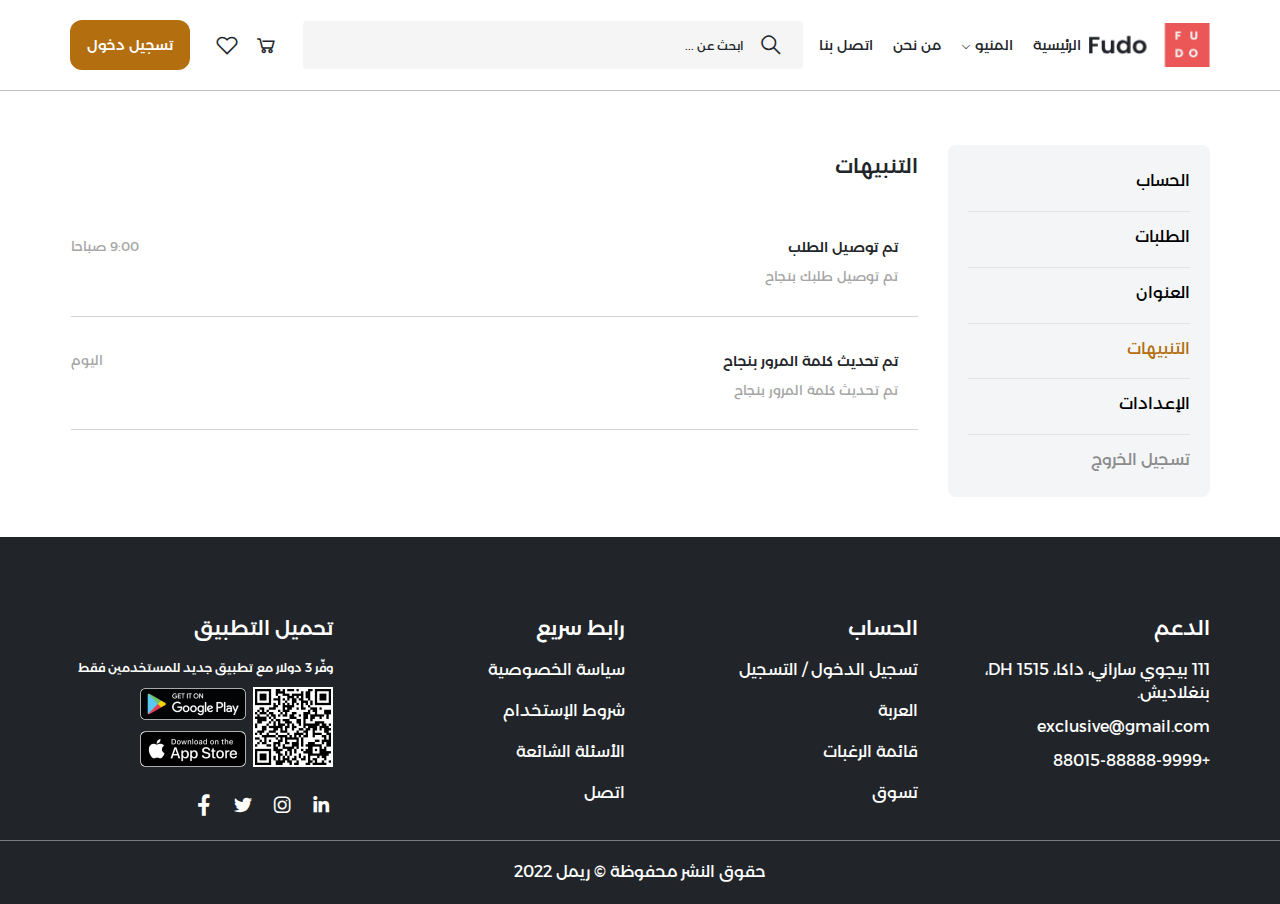
<file: notifications.html>
<!DOCTYPE html>
<html lang="ar" dir="rtl">
   <head>
      <meta charset="utf-8" />
      <meta http-equiv="X-UA-Compatible" content="IE=edge" />
      <meta name="viewport" content="width=device-width, initial-scale=1" />
      <title>  Fudo / التنبيهات </title>
      <link rel="icon" href="images/fav.png" type="image/png" />
      <link rel="stylesheet" href="css/all.min.css" />
      <link rel="stylesheet" href="css/line-awesome.min.css" />
      <link rel="stylesheet" href="css/bootstrap.css" />
      <link rel="stylesheet" href="css/bootstrap-rtl.min.css" />
      <link rel="stylesheet" href="css/fonts.css" />
      <link rel="stylesheet" href="css/animate.css" />
      <link rel="stylesheet" href="css/swiper.min.css" />
      <link rel="stylesheet" href="css/style.css" />
   </head>
   <body>
      <!-- preloader -->
      <div class="preloader">
         <div class="progress">
            <div class="progress-bar"></div>
         </div>
      </div>
      <!-- preloader -->
     <!-- header section -->
     <header>
      <div class="top-header">
         <!-- menu-icon-for-mobile -->
         <div class="show-icons">
            <a class="menu-bars" id="menu-id" href="#!">
            <i class="las la-bars bar show-icon"></i>
            <i class="las la-times times hide-icon"></i>
            </a>
         </div>
         <!-- end menu-icon-for-mobile -->
          <div class="container">
         <div class="nav-header">
            <div class="img-logo">
               <a href="index.html"><img src="images/logo.png" class="img-responsive" /></a>
            </div>

            <!-- navigation-bar -->
      <div class="navigation-bar">
         <div class="navgition">
            <ul class="big-menu list-unstyled">
               <li>
                  <a href="index.html"> الرئيسية </a>
               </li>
              
               <li class=" menu-item-has-children ">
                  <a href="#">
                 المنيو
                  </a>
                  <ul class=" sub-menu mega-menu">
                    <div class="mega-menu-block">
                     <h4 class="mega-menu-title">
                        الكتب
                     </h4>
                     <li >
                        <a href="#" >
                        <span>كتاب 1    </span>
                        </a>
                     </li>
                     <li >
                        <a href="#" >
                        <span> كتاب 2  </span>
                        </a>
                     </li>
                     <li >
                        <a href="#" >
                        <span>  كتاب 3  </span>
                        </a>
                     </li>
                     <li >
                        <a href="#" >
                        <span> كتاب 4  </span>
                        </a>
                     </li>
                     <li >
                        <a href="#" >
                        <span> كتاب 5   </span>
                        </a>
                     </li>
                     
                    </div>
                    <div class="mega-menu-block">
                     <h4 class="mega-menu-title">
                        الكتب
                     </h4>
                     <li >
                        <a href="#" >
                        <span>كتاب 1    </span>
                        </a>
                     </li>
                     <li >
                        <a href="#" >
                        <span> كتاب 2  </span>
                        </a>
                     </li>
                     <li >
                        <a href="#" >
                        <span>  كتاب 3  </span>
                        </a>
                     </li>
                     <li >
                        <a href="#" >
                        <span> كتاب 4  </span>
                        </a>
                     </li>
                     <li >
                        <a href="#" >
                        <span> كتاب 5   </span>
                        </a>
                     </li>
                     
                    </div>
                    <div class="mega-menu-block">
                     <h4 class="mega-menu-title">
                        الكتب
                     </h4>
                     <li >
                        <a href="#" >
                        <span>كتاب 1    </span>
                        </a>
                     </li>
                     <li >
                        <a href="#" >
                        <span> كتاب 2  </span>
                        </a>
                     </li>
                     <li >
                        <a href="#" >
                        <span>  كتاب 3  </span>
                        </a>
                     </li>
                     <li >
                        <a href="#" >
                        <span> كتاب 4  </span>
                        </a>
                     </li>
                     <li >
                        <a href="#" >
                        <span> كتاب 5   </span>
                        </a>
                     </li>
                     
                    </div>
                    <div class="mega-menu-block">
                     <h4 class="mega-menu-title">
                        الكتب
                     </h4>
                     <li >
                        <a href="#" >
                        <span>كتاب 1    </span>
                        </a>
                     </li>
                     <li >
                        <a href="#" >
                        <span> كتاب 2  </span>
                        </a>
                     </li>
                     <li >
                        <a href="#" >
                        <span>  كتاب 3  </span>
                        </a>
                     </li>
                     <li >
                        <a href="#" >
                        <span> كتاب 4  </span>
                        </a>
                     </li>
                     <li >
                        <a href="#" >
                        <span> كتاب 5   </span>
                        </a>
                     </li>
                     
                    </div>
                    <div class="mega-menu-block">
                     <h4 class="mega-menu-title">
                        الكتب
                     </h4>
                     <li >
                        <a href="#" >
                        <span>كتاب 1    </span>
                        </a>
                     </li>
                     <li >
                        <a href="#" >
                        <span> كتاب 2  </span>
                        </a>
                     </li>
                     <li >
                        <a href="#" >
                        <span>  كتاب 3  </span>
                        </a>
                     </li>
                     <li >
                        <a href="#" >
                        <span> كتاب 4  </span>
                        </a>
                     </li>
                     <li >
                        <a href="#" >
                        <span> كتاب 5   </span>
                        </a>
                     </li>
                     
                    </div>
                    <div class="mega-menu-block">
                     <h4 class="mega-menu-title">
                        الكتب
                     </h4>
                     <li >
                        <a href="#" >
                        <span>كتاب 1    </span>
                        </a>
                     </li>
                     <li >
                        <a href="#" >
                        <span> كتاب 2  </span>
                        </a>
                     </li>
                     <li >
                        <a href="#" >
                        <span>  كتاب 3  </span>
                        </a>
                     </li>
                     <li >
                        <a href="#" >
                        <span> كتاب 4  </span>
                        </a>
                     </li>
                     <li >
                        <a href="#" >
                        <span> كتاب 5   </span>
                        </a>
                     </li>
                     
                    </div>
                    <div class="mega-menu-block">
                     <h4 class="mega-menu-title">
                        الكتب
                     </h4>
                     <li >
                        <a href="#" >
                        <span>كتاب 1    </span>
                        </a>
                     </li>
                     <li >
                        <a href="#" >
                        <span> كتاب 2  </span>
                        </a>
                     </li>
                     <li >
                        <a href="#" >
                        <span>  كتاب 3  </span>
                        </a>
                     </li>
                     <li >
                        <a href="#" >
                        <span> كتاب 4  </span>
                        </a>
                     </li>
                     <li >
                        <a href="#" >
                        <span> كتاب 5   </span>
                        </a>
                     </li>
                     
                    </div>
                    <div class="mega-menu-block">
                     <h4 class="mega-menu-title">
                        الكتب
                     </h4>
                     <li >
                        <a href="#" >
                        <span>كتاب 1    </span>
                        </a>
                     </li>
                     <li >
                        <a href="#" >
                        <span> كتاب 2  </span>
                        </a>
                     </li>
                     <li >
                        <a href="#" >
                        <span>  كتاب 3  </span>
                        </a>
                     </li>
                     <li >
                        <a href="#" >
                        <span> كتاب 4  </span>
                        </a>
                     </li>
                     <li >
                        <a href="#" >
                        <span> كتاب 5   </span>
                        </a>
                     </li>
                     
                    </div>
                  </ul>
               </li>
               <li>
                   <a href="about.html"> من نحن </a>
               </li>
               <li>
                  <a href="contact-us.html"> اتصل بنا </a>
               </li>
             
             
            </ul>
         </div>
      </div>
      <!-- end navigation bar -->

<div class="left-section">
            <form class="search-section">
               <input
                  class="search-input"
                  type="text"
                  name=""
                  value=""
                  placeholder= " ابحث عن ...  "
                  />
               <button class="search-button " >
               <i class="las la-search search-icon"></i>
               </button>
            </form>

              <!-- list for user -->
            <ul class="top-header-list">
              
             
              
               <li>
                  <a href="cart.html">
                     
                        <i class="las la-shopping-cart top-header-list-icon"></i>
                       
                    
                    
                  </a>
               </li>
               <li>
                  <a href="favourite.html">
                     
                        <i class="lar la-heart top-header-list-icon"></i>
                       
                    
                    
                  </a>
               </li>
            </ul>
            <a href="#" class="reg-link">
               تسجيل دخول
            </a>
   </div>
          
           
           
         </div>
         </div>
      </div>
      <!-- end top header-->
    
      </div> 
   </header>
   <!-- header section     -->
      <!-- address book -->
      <div class="container">
         <div class="my-account-section mt-54">
            <ul class="my-account-list">
               <li>
                 
                  <a href="edit-user.html">
                    الحساب
                  </a>
               </li>
              
               <li>
                  <a href="my-orders.html">
                 
                  الطلبات
                  </a>
               </li>
              
             
               <li>
                  <a href="address.html" >
                  
                 العنوان
                  </a>
               </li>
               <li>
                  <a href="notifications.html" class="active">
                 
                  التنبيهات
                  </a>
               </li>
               <li>
                  <a href="settings.html">
                 
                  الإعدادات
                  </a>
               </li>
               <li>
                  <button type="button" class="pale-link" data-toggle="modal" data-target="#exampleModal">
                  
                  تسجيل الخروج
                  </button>
                  <!-- Modal -->
                  <div class="modal fade my-modal" id="exampleModal" tabindex="-1" role="dialog" aria-labelledby="exampleModalLabel" aria-hidden="true">
                     <div class="modal-dialog my-modal-dialog" role="document">
                        <div class="modal-content">
                           <div class="modal-header my-modal-header">
                              <button type="button" class="close" data-dismiss="modal" aria-label="Close">
                              <i class="las la-times"></i>
                              </button>
                           </div>
                           <div class="modal-body">
                              <h2 class="modal-title mb-22">
                                 تسجيل خروج
                              </h2>
                              <p class="sign-out-note">
                                 هل أنت متأكد أنك تريد تسجيل خروج ؟
                              </p>
                              <button class="submit-btn sign-out-yes">
                              نعم 
                              </button>
                              <button class="submit-btn sign-out-no">
                              إلغاء
                              </button>
                           </div>
                        </div>
                     </div>
                  </div>
               </li>
               
            </ul>
            <div class="my-account-list-content w-847">
               <h2 class="my-acc-title">
                  التنبيهات
               </h2>
               <div class="form-record border-bottom">
                  <div class="cart-block w-100">
                   
                     <div class="cart-pro-details w-100">
                        <div class="pro-name-bar align-start">
                           <div class="display-f gap-10">
                           <span class="product-name" >
                              تم توصيل الطلب
                           </span>
                           <span class="cart-det">
                             تم توصيل طلبك بنجاح
                              </span>
                             
                       </div>      
                          
                       <span class="cart-det">
                        9:00 صباحا
                         </span>
                        </div>
                        
                     </div>
                   
                  </div>
                 </div>
                 <div class="form-record border-bottom">
                  <div class="cart-block w-100">
                   
                     <div class="cart-pro-details w-100">
                        <div class="pro-name-bar align-start">
                           <div class="display-f gap-10">
                           <span class="product-name" >
                            تم تحديث كلمة المرور بنجاح
                           </span>
                           <span class="cart-det">
                              تم تحديث كلمة المرور بنجاح
                              </span>
                             
                       </div>      
                          
                       <span class="cart-det">
                       اليوم
                         </span>
                        </div>
                        
                     </div>
                   
                  </div>
                 </div>
               
              
            </div>
         </div>
      </div>
      <!-- address book -->
               <!-- footer section -->
   <footer>
      <div class="container">
         <div class="footer-cont">
            <div class="row">
               <div class="col-md-3 col-sm-4 col-xs-12">
                  <div class="nav-foot-cont">
                     <h2 class="nav-foot-header">الدعم   </h2>
                     <div class="nav-foot">
                        <ul class="contact-list">
                           <li>
                              <a href="#">
                                 111 بيجوي ساراني، داكا، DH 1515، بنغلاديش.
                              </a>
                           </li>
                           <li>
                              
                              <a href="#">
                                 exclusive@gmail.com
                              </a>
                           </li>
                           <li>
                              
                              <a href="tel:+88015-88888-9999">
                                 +88015-88888-9999
                              </a>
                           </li>
                           
                        </ul>
                     </div>
                  </div>
               </div>
  
               <div class="col-md-3 col-sm-4 col-xs-12">
                  <div class="nav-foot-cont">
                     <h2 class="nav-foot-header nav-accordion"> الحساب </h2>
                     <ul class="nav-foot nav-wrap list-unstyled">
                        <li class="nav-foot-li">
                           <a href="#" class="nav-foot-link">تسجيل الدخول / التسجيل  </a>
                        </li>
                        <li class="nav-foot-li">
                           <a href="cart.html" class="nav-foot-link"> العربة</a>
                        </li>
                        <li class="nav-foot-li">
                           <a href="favourite.html" class="nav-foot-link"> قائمة الرغبات </a>
                        </li>
                        <li class="nav-foot-li">
                           <a href="#" class="nav-foot-link"> تسوق </a>
                        </li>
                       
                     </ul>
                  </div>
               </div>
  
               <div class="col-md-3 col-sm-4 col-xs-12">
                  <div class="nav-foot-cont">
                     <h2 class="nav-foot-header nav-accordion"> رابط سريع </h2>
                     <ul class="nav-foot nav-wrap list-unstyled">
                        <li class="nav-foot-li">
                           <a href="#" class="nav-foot-link">  سياسة الخصوصية  </a>
                        </li>
                        <li class="nav-foot-li">
                           <a href="#" class="nav-foot-link"> شروط الإستخدام</a>
                        </li>
                        <li class="nav-foot-li">
                           <a href="#" class="nav-foot-link">  الأسئلة الشائعة </a>
                        </li>
                        <li class="nav-foot-li">
                           <a href="contact-us.html" class="nav-foot-link"> اتصل </a>
                        </li>
                       
                     </ul>
                  </div>
               </div>
  
               <div class="col-md-3 col-sm-4 col-xs-12">
                  <div class="footer-logo-col">
                     <h2 class="nav-foot-headerr">  تحميل التطبيق </h2>
                     <span class="app-note">
                        وفّر 3 دولار مع تطبيق جديد للمستخدمين فقط
                     </span>
                     <div class="qr-div">
                       <img src="images/footer/qr.png" alt="qr code">
                       <div class="apps">
                        <a href="#">
                           <img src="images/footer/GooglePlay.png" alt="google play">
                        </a>
                        <a href="#">
                           <img src="images/footer/AppStore.png" alt=" app store">
                        </a>
                       </div>
                     </div>
                     <ul class="social-list">
                        <li>
                           <a href="#">
                              <i class="lab la-linkedin-in"></i>
                           </a>
                        </li>
                        
                        <li>
                           <a href="#">
                           <i class="lab la-instagram"></i>
                           </a>
                        </li>
                        <li>
                           <a href="#">
                              <i class="lab la-twitter"></i>
                           </a>
                        </li>
                        <li>
                           <a href="#">
                           <i class="lab la-facebook-f"></i>
                           </a>
                        </li>
                     </ul>
                  </div>
               </div>
              
         
            </div>
         </div>
        
      </div>
   </footer>
   <div class="copy-flex">
      <div class="copy-right">
         حقوق النشر محفوظة © ريمل 2022
      </div>
      
     
   </div>
   <!-- footer section -->
      <!-- arrow to top -->
      <a class="arrow-top">
      <i class="las la-arrow-up"></i>
      </a>
      <!-- arrow to top -->
      <script src="js/jquery-2.1.1.js"></script>
      <script src="js/bootstrap.min.js"></script>
      <script src="js/wow.min.js"></script>
      <script src="js/swiper.min.js"></script>
      <script src="js/script.js"></script>
   </body>
</html>
</file>
<file: css/fonts.css>
@font-face {
    font-family: "Montserrat-Arabic-Medium";
    src: url("../webfonts/Montserrat/Montserrat-Arabic-Medium.woff") format("woff"), url("../webfonts/Montserrat/Montserrat-Arabic-Medium.woff2") format("woff2"), url("../webfonts/Montserrat/Montserrat-Arabic-Medium.ttf") format("truetype");
    font-weight: 500;
    font-style: normal;
}

@font-face {
    font-family: "Montserrat-Arabic-Bold";
    src: url("../webfonts/Montserrat/Montserrat-Arabic-Bold.woff") format("woff"), url("../webfonts/Montserrat/Montserrat-Arabic-Bold.ttf") format("truetype");
    font-weight: 700;
    font-style: normal;
}

@font-face {
    font-family: "Montserrat-Arabic-Regular";
    src: url("../webfonts/Montserrat/Montserrat-Arabic-Regular.woff") format("woff"), url("../webfonts/Montserrat/Montserrat-Arabic-Regular.woff2") format("woff2"), url("../webfonts/Montserrat/Montserrat-Arabic-Regular.ttf") format("truetype");
    font-weight: 400;
    font-style: normal;
}
</file>
<file: css/style.css>
html {
	height: max-content;
	max-height: max-content;
	position: relative;
}

body {
	font-family: "Montserrat-Arabic-Regular" !important;
	box-sizing: border-box;
	margin: 0;
	padding: 0;
	overflow-x: hidden;
	padding-top: 91px;
	height: max-content;
	max-height: max-content;
}


.overflow {

	overflow: hidden;
}

:root {
	--main-color: rgb(179 110 15);
	--main-hover: rgba(33, 37, 41, 1);


}

.chat-btn {
	width: 55px;
	height: 55px;
	border-radius: 50%;
	border: 0;
	outline: none;
	display: flex;
	align-items: center;
	justify-content: center;
	box-shadow: 0px 3px 6px #66A61B80;
	color: #fff;
	font-size: 30px;
	background-color: var(--main-color);
	position: fixed;
	z-index: 9999;
	bottom: 10px;
	inset-inline-start: 10px;
	text-decoration: none;
	transition: 0.5s;
}

.chat-btn:hover {
	color: #fff;
	text-decoration: none;
}

.chat-btn i {
	width: 30px;
	height: 33px;
	align-items: flex-end;
	display: flex;

}

.chat-btn::after {
	display: flex;
	background-color: var(--main-color);
	opacity: 0.102;
	border-radius: 300px;
	height: 58px;
	width: 58px;
	animation: pulsate 2s ease-out;
	animation-iteration-count: infinite;
	opacity: 0;
	content: "";
	z-index: -1;
	margin: auto;
	position: absolute;
	top: 0;
	left: -5px;
	right: -5px;
	bottom: 0;
}

.chat-btn:focus {
	border: 0;
	outline: none;
}

@keyframes pulsate {
	0% {
		transform: scale(0.1, 0.1);
		opacity: 0;
	}

	50% {
		opacity: 1;
	}

	100% {
		transform: scale(1.2, 1.2);
		opacity: 0;
	}
}

img {
	image-rendering: -webkit-optimize-contrast;
}

/*style scroll bar*/
/* width */
::-webkit-scrollbar {
	width: 6px;
}

/* Track */
::-webkit-scrollbar-track {
	background: #fff;
}

/* Handle */
::-webkit-scrollbar-thumb {
	background: var(--main-color);
}

/* Handle on hover */
::-webkit-scrollbar-thumb:hover {
	background: var(--main-hover);
}

/*preloader*/
.preloader {
	-webkit-pointer-events: none;
	pointer-events: none;
	-webkit-user-select: none;
	-moz-user-select: none;
	user-select: none;
}

.progress {
	position: fixed;
	z-index: 99999;
	top: 0;
	width: 100%;
	height: 5px;
	background-color: #f7f7f7;
	background-image: linear-gradient(to bottom, #f5f5f5, #f9f9f9);
	background-repeat: repeat-x;
	border-radius: 2px;
	box-shadow: 0 1px 2px rgba(0, 0, 0, 0.1) inset;
	overflow: hidden;
}

.progress-bar {
	animation: progress 6s ease infinite;
	padding: 1px;
	color: rgba(255, 255, 255, 100);
	background-image: linear-gradient(135deg,
			var(--main-hover),
			var(--main-color));
	/* border-radius: 4px 4px 4px 4px; */
}

html[dir="ltr"] .progress-bar {
	background-image: linear-gradient(135deg,
			var(--main-color),
			var(--main-hover));
}

@keyframes progress {
	from {
		width: 0;
		color: rgba(255, 255, 255, 0);
	}

	to {
		width: 100%;
		color: rgba(255, 255, 255, 1);
	}
}

/*preloader*/
/*                          header section                     */
/*                          dropdown                            */
.dropdown {
	position: relative;
	display: inline-block;
}

/* Dropdown Content (Hidden by Default) */
.dropdown-content {
	/* display: none; */
	visibility: hidden;
	opacity: 0;
	position: absolute;
	background-color: #fff;
	color: var(--sec-color);
	text-align: center;
	min-width: 120px;
	box-shadow: 0px 0px 7px 0px rgba(0, 0, 0, 0.11);
	border-radius: unset;
	z-index: 300;
	top: 38px;
	left: 50%;
	transform: translateX(-50%);
	padding: 7px 0;
	transition: all 0.3s ease-in-out;
}

.dropdown-content::before {
	content: "";
	display: block;
	width: 0;
	height: 0;
	border-left: 8px solid transparent;
	border-right: 8px solid transparent;
	border-bottom: 8px solid #fff;
	position: absolute;
	top: -8px;
	left: 50%;
	transform: translateX(-50%);
	transition: 0.3s;
	opacity: 1;
}

/* Links inside the dropdown */
.dropdown-content a {
	color: var(--sec-color);
	padding: 5px 15px;
	text-decoration: none;
	display: block;
	font-weight: 400;
	font-size: 14px;
	transition: all 0.3s ease-in-out;
}

.dropdown-content a:hover {
	color: var(--main-hover);
}

/* Show the dropdown menu on hover */
.dropdown:hover .dropdown-content {
	/* display: block; */
	visibility: visible;
	opacity: 1;
}


.language-anchor {
	font-size: 14px;
	color: #4B5256;
	text-decoration: none;
	transition: 0.5s;
}

.language-anchor:hover {
	color: var(--main-hover);
	text-decoration: none;
}

.menu-item-has-children a::after {
	content: "";
	font-family: "Line Awesome Free";
	font-size: 10px;

	font-weight: 700;
}

.sub-menu a::after {
	content: "";

}

/*                          dropdown                            */
/*top header*/
header {
	position: fixed;
	top: 0;
	left: 0;
	width: 100%;
	z-index: 200;
	background-color: #fff;
	transition: all 0.3s ease-in-out;
}

.top-header {
	border-bottom: 0.5px solid rgba(33, 37, 41, 0.3);
}




.top-header a {
	text-decoration: none;
}
.mega-menu{

}
.show-icons {
	display: flex;
	align-items: center;
}

.show-icons .menu-bars {
	display: none;
}

.nav-header {
	display: flex;
	justify-content: space-between;
	align-items: center;
	padding: 20px 0;
	transition: all 0.3s ease-in-out;
}

.big-menu li a {
	color: var(--main-hover);
	font-size:18px;
	
	
	transition: all 0.3s ease-in-out;

}

.notification-icon {
	position: relative;
	width: 40px;
	height: 40px;
	margin-inline-end: 10px;
}

.notification-no {
	font-size: 9px;
	color: #fff;
	display: flex;
	align-items: center;
	justify-content: center;
	flex-shrink: 0;
	position: absolute;
	top: -4px;
	background-color: var(--main-hover);
	width: 16px;
	height: 16px;
	padding: 3px;
	border-radius: 50%;
	inset-inline-start: 0;
}

.top-header-list {
	list-style: none;
	margin: 0;
	padding: 0;
	display: flex;
	align-items: center;
	gap:15px;
}

.top-header-list li {
	display: flex;
	align-items: center;
	margin: 0 !important;
	flex-wrap: nowrap;
}

.reg-link{
	background-color: var(--main-color);
	color: #fff;
	display: flex;
	align-items: center;
	justify-content: center;
	width: 120px;
	height: 50px;
	border-radius: 12px;
	font-size: 14px;
	font-family: "Montserrat-Arabic-Medium";
	transition: 0.5s;
}
.reg-link:hover{
	background-color: var(--main-hover);
	color: #fff;
}

.top-header-list li a {
	text-decoration: none;

	color: #000;
	font-size: 14px;
	display: flex;
	align-items: center;
	flex-wrap: nowrap;
}

.top-header-list-text {
	transition: 0.5s;
}

.top-header-list li a:hover {
	color: var(--main-color);
	background-color: transparent;
}

.top-header-list-icon {
	font-size: 24px;
	color: var(--main-hover);
	
	
	transition: 0.5s;
}

.top-header-list li a:hover .top-header-list-icon {
	
	color: var(--main-color);
}

.big-menu li a:hover {
	color: var(--main-color);
	
	text-decoration: none;
}

.sub-menu li a {
	color: #000 !important;
	transition: 0.5s;
}

.big-menu li:not(:first-child) {
	margin: 0 12.5px;
}

.big-menu li:first-child {
	margin-inline-end: 12.5px;
}

.sub-menu li:first-child {
	margin-inline-end: 0;
}

.sub-menu li a:hover {
	color: var(--main-hover) !important;
}

.big-menu {
	display: flex;
	align-items: center;

	margin: 0;
	padding: 0;

}


.menu-item-has-children {
	position: relative;
}

@media (min-width: 992px) {

	.menu-item-has-children:hover .sub-menu {
		opacity: 1;
		visibility: visible;
		z-index: 99;
	}

	.menu-item-has-children:hover a {
		color: var(--main-color);
		
	}
}

.sub-menu {
	border-radius: 5px;
	position: absolute;
	left: -260%;
	transform: translateX(-50%);
	top: calc(100% + 8px);
	z-index: -1;
	opacity: 0;
	visibility: hidden;
	width: max-content;
	min-width: 180px;
	list-style: none;
	max-width: 138px;
	background-color: #fff;
	color: var(--main-color);
	display: flex;
	justify-content: space-between;
	text-align: center;
	border: none;
	padding: 5px 0;
	transition: all 0.3s ease-in-out;
	box-shadow: 0px 0px 15px 0px rgba(0, 0, 0, 0.1);
	-webkit-box-shadow: 0px 0px 15px 0px rgba(0, 0, 0, 0.1);
	-moz-box-shadow: 0px 0px 15px 0px rgba(0, 0, 0, 0.1);
	display: flex;
	flex-direction: column;
	align-items: center;
	justify-content: center;

}



.sub-menu li:after {
	content: "";
	position: absolute;
	height: 1px;
	width: 132px;
	background-color: rgba(255, 255, 255, 0.102);
	bottom: 0;
	left: 50%;
	transform: translateX(-50%);
}

.sub-menu li:last-child:after {
	width: 0;
}

.sub-menu li {
	margin: 0 !important;
	padding: 5px 0;
	position: relative;
}

.sub-menu li a {
	color: rgba(151, 150, 153, 1) !important;
	text-decoration: none;
	line-height: 18px;
	display: block;
	font-family: "Montserrat-Arabic-Medium";
	font-size: 12px;
	display: flex;
	
	width: 100%;
	
	
	transition: all 0.3s ease-in-out;
}
.mega-menu{
	width: 1140px;
    max-width: 1140px;
	display: grid;
    grid-template-columns: repeat(4, 1fr);
    padding: 15px;
	top: calc(100% + 32px);
	border: 2px solid rgba(234, 233, 235, 1);
    border-radius: 2px;
    box-shadow: none;
	gap:30px 0;
}
.mega-menu-title{
	font-size: 13.5px;
	color: rgba(89, 88, 93, 1);
	font-family: "Montserrat-Arabic-Medium";
	text-align: start;
	margin: 0 0 15px;
}
.fixed-nav .mega-menu{
	top: calc(100% + 22px);
}
.menu-item-has-children a.active::after {
	transform: rotate(180deg);
}

@media (max-width: 991px) {

	.title-bar-with-button .my-acc-title {
		margin: 0;
		flex-wrap: wrap;
		width: 230px;
	}
	.total-section{
		margin-inline-start: 0 !important;
	}
	.w-360 {
		width: 100%;
	}

	.order-table {
		padding: 30px 20px !important;
	}

	.my-acc-title .wait-order {
		margin-inline-start: 0 !important;
		margin-top: 15px;
	}

	.order-title-bar {
		align-items: flex-start !important;
	}

	.w-847 {
		width: 100% !important;
	}

	.table-head th {
		padding: 1px 2rem;
		white-space: nowrap;
	}

	.my-account-table-div {
		width: 100% !important;
		overflow-x: scroll;
		padding-bottom: 0 !important;
		margin-bottom: 30px !important;
	}

	.my-account-table-div::-webkit-scrollbar {
		height: 5px;
	}
	.cart-pro-img {
		width: 60px !important;
	}

	.sub-menu {
		align-items: start;
		padding: 0;
		width: unset;
		margin-inline-start: 13px;
	}

	.sub-menu::before {
		display: none;
	}

	.sub-menu {
		min-width: unset;
		z-index: 99;
		padding: 0;
		height: unset;
		justify-content: flex-start;
		max-width: 100%;
	}

	.sub-menu li a {
		line-height: 20px;
		padding: 0 5px;
		color: var(--main-color);
	}

	.sub-menu {
		position: static;
		display: none;
		opacity: 1;
		visibility: visible;
		transition: none;
		box-shadow: none;
		border-radius: none;
	}

	html[dir="rtl"] .sub-menu {
		box-shadow: none;
	}

	.sub-menu {
		left: 0;
		right: 0;
		transform: translateX(0);
		background-color: transparent;
	}

	html[dir="rtl"] .sub-menu,
	html[dir="ltr"] .sub-menu {
		left: 0;
		right: 0;
		transform: translateX(0);
	}


	.sub-menu li a {
		text-align: start;
		font-size: 16px;
		color: #000;
	}

	.sub-menu li a:hover,
	.sub-menu li:hover>a {
		color: var(--main-hover);
	}


}


.fixed-nav {
	background-color: #fff;
	margin-top: -150px;
	transition: all 0.3s ease-in-out;
}

.fixed-nav .nav-header {
	padding: 10px 0;
}

.fixed-header {
	position: fixed;
	top: 0;
}

.fixed-header .fixed-nav {
	margin: 0;
}
.img-logo{
	width: 123px;
}
.nav-header .img-logo img {
	width: 100%;

	transition: all 0.3s ease-in-out;
}


.nav-header figure {
	margin: 0;
}

/* .open-bars::after {
  content: "ïƒ‰";
  font-family: "line Awesome Free";
  font-weight: 900;
  color: var(--black-color);
}
.close-bars::after {
  content: "ï€";
  font-family: "line Awesome Free";
  font-weight: 900;
  color: var(--black-color);
} */
.hidden {
	display: none;
}

.search-section {
	width: 216px;

	position: relative;

}

.search-input {
	position: relative;
	background-color: rgba(245, 245, 245, 1);
	max-width: 100%;
	width: 100%;
	height: 48px;
	padding: 0 20px;
	padding-inline-start: 54px;

	font-size: 12px;
	color: var(--main-hover);

	border-radius: 4px;

	border: 2px solid transparent;
	outline: none;
	transition: all 0.3s ease-in-out;
}
.left-section{
	display: flex;
	align-items: center;
	gap:25px;
}


.search-input:focus {
	outline: none;
	border: 2px solid var(--main-color);

}


.search-input::placeholder {
	color: var(--main-hover);
	font-size: 12px;
}

.search-button {
	position: absolute;
	top: 50%;
	inset-inline-start: 20px;
	outline: none;
	transform: translateY(-50%);
	display: -webkit-box;
	display: -ms-flexbox;
	display: flex;
	-webkit-box-align: center;
	-ms-flex-align: center;
	align-items: center;
	-webkit-box-pack: center;
	-ms-flex-pack: center;
	justify-content: center;
	color: var(--main-hover);
	background-color: transparent;
	border: none;
	font-size: 24px;
	padding: 0;
	transition: 0.5s;
}

.search-button:hover {
	color: var(--main-color);
}

.search-button:focus {
	outline: none;
}

html[dir="rtl"] .search-button {
	transform: scaleX(-1) translateY(-50%);
}

.show-icons {
	display: flex;
	align-items: center;
}


.close-bars::after {
	content: "ï€";
	font-family: "line Awesome Free";
	font-weight: 900;
	color: var(--main-hover);
}

@media (max-width: 991px) {
	body {
		padding-top: 122px;
		position: relative;
	}
.my-account-list-content{
	width: 100%;
}
.my-modal-btns{
	display: flex;
    gap: 15px;
    margin-top: 15px;
}
	.notification-icon {
		width: 30px;
		height: 30px;
	}
	.table-record td{
		max-width: 100% !important;
    white-space: nowrap !important;
	}
	.table-head th{
		max-width: 100% !important;
    white-space: nowrap !important;
	}

	.top-header {
		
		min-height: 122px;
		position: relative;
	}

	.img-logo {
		width: 100px;
	}
	.reg-link{
		width: 100px;
		height: 40px;
		font-size: 12px;
	}
	.left-section{
		gap:15px;
		margin-inline-end: 27px;
	}
	.nav-header {
		padding: 15px 0 10px;
		position: relative;

	}

	.search-section {
		position: absolute;
		top: 65px;
		left: 50%;
		transform: translateX(-50%);
		width: 100%;

		transition: all 0.3s ease-in-out;
		margin: 0;
	}

	html[dir="rtl"] .search-button {
		transform: translateY(-50%) scaleX(-1);
	}

	.top-header-list-text {
		display: none;
	}

	.top-header-list{
		gap:10px;
	}

	


	.search-button {
		font-size: 18px;
	}

	.search-input {
		height: 42px;
	}

	

	.show-icons {
		position: absolute;
		font-size: 20px;
		background-color: transparent;
		border: none;
		display: flex;
		color: var(--main-color);
		transition: all 0.3s ease-in-out;
		top: 25px;
		inset-inline-end: 20px;
	}

	.show-icons .menu-bars {
		position: relative;
		z-index: 9;
		display: flex;
		transition: all 0.3s ease-in-out;
		color: var(--main-color);
		text-decoration: none;
	}

	.show-icon {
		display: block;
	}

	.hide-icon {
		display: none;
	}

	.show-icons .menu-bars .bar {
		color: #000;
	}

	.show-icons .menu-bars .times {
		color: var(--main-color);
		text-decoration: none;
	}

	.navigation-bar {
		padding: 0;
	}

	.big-menu li:first-child {
		margin-inline-end: 0;
		margin-bottom: 17px;
	}

	.big-menu li:not(:first-child) {
		margin: 0;
		margin-bottom: 17px;
	}

	.menu-item-has-children a:hover {
		color: var(--main-hover) !important;
	}

	.sub-menu li:not(:last-child) {
		margin-bottom: 5px;
	}

	.sub-menu {
		margin-top: 15px;
	}

	.sub-menu li a {
		font-size: 12px !important;
		font-family: "Montserrat-Arabic-Regular" !important;
	}

	.counter-div {
		width: auto !important;
	}

	.navgition .language-anchor {
		position: absolute;
		top: 5%;
	}

	

	.category-img {
		width: 100% !important;
		flex-shrink: 0;
		aspect-ratio: 1 / 1;
		object-fit: contain;
	}

	

	.category-title {
		font-size: 14px;
	}

	

	.offers {
		padding: 0 0 50px !important;
	}


}

.dropdown .add-to {
	cursor: pointer;
}

.top-header .add-to {
	color: var(--main-color);
	font-size: 24px;
	font-weight: 400;

	transition: all 0.3s ease-in-out;
}

/*                          header section                     */
/*           swiper section                     */
.main-banner {
	position: relative;
	overflow: hidden;
display: flex;
justify-content: space-between;
align-items: center;
padding: 100px 0 0;
}
.main-text{
	width: 700px;
	display: flex;
	flex-direction: column;
    padding-inline-start: calc((100vw - 1140px) / 2) ;
}
.main-title{
	color: var(--main-hover);
	font-size: 64px;
	font-family: "Montserrat-Arabic-Bold";
	text-align: start;
	line-height: 90px;
	margin: 0 0 30px;
}

.main-note{
	text-align: start;
	display: block;
	color: var(--main-hover);
	font-size: 16px;
	margin: 0 0 40px;
}

.order-link{
	background-color: var(--main-color);
	color: #fff;
	display: flex;
	align-items: center;
	justify-content: center;
	font-size: 18px;
	width: 186px;
	height: 68px;
	border-radius: 12px;
	transition: 0.5s;
}
.order-link:hover{
	background-color: var(--main-hover);
	color: #fff;
	text-decoration: none;
}

.main-banner-img{
	width: 830px;
	padding-inline-end: calc((100vw - 1140px) / 2);
}

.main-banner-img img{
	width: 100%;
}

.main-banner .swiper-btn.swiper-btn-next {
	left: 40px;
}

.main-banner .swiper-btn.swiper-btn-prev {
	right: 40px;
}

.count-down li{
	font-size: 12px;
	color: var(--main-hover);
	display: flex;
    flex-direction: column;
	align-items: center;
}
.count-down li span{
	order: 2;
	font-size: 32px;
	font-family: "Montserrat-Arabic-Bold";
}
.count-down{
	list-style: none;
    display: flex;
    gap: 20px;
}





/*                          main-banner                             */
/*                       categories-section                             */

.categories-section {
	padding: 0px 0 100px;
	padding-inline-start: calc((100vw - 1140px) / 2) ;
}
.discover-slider{
	position: relative;
}
.day{
	color: var(--main-color);
	display: flex;
	font-size: 16px;
	text-align: start;
	position: relative;
	padding-inline-start: 35px;
	margin-bottom: 40px;
}
.day:before{
	content: "";
	width: 20px;
	height: 40px;
	background-color: var(--main-color);
	border-radius: 4px;
	position: absolute;
	inset-inline-start: 0;
	top:50%;
	transform: translateY(-50%);
}
.timer-div{
	display: flex;
	align-items: center;
	gap: 60px;
	margin-bottom: 30px;
}
.big-titlee{
	font-size: 36px;
	font-family: "Montserrat-Arabic-Bold";
	text-align: start;
	margin: 0;
	color: var(--main-hover);
}

.categories-slider {
	position: relative;
}

.category-block {
	
	border-radius: 4px;
	display: flex;
	align-items: center;
	justify-content: center;
	/* width: 270px; */
	height: 250px;
	overflow: hidden;
	transition: 0.5s;
	margin-bottom: 15px;
}

.category-img {
	transition: 0.5s;
	object-fit: fill;
	width: 100%;
	height: 100%;
}

.category-block:hover .category-img {
	transform: scale(1.05);
}

.category-title {
	color: var(--main-hover);
	font-size: 16px;
	margin: 0;
	text-align: start;
	
	transition: 0.5s;
	
}

.cat-block {
	transition: 0.5s;
	display: flex;
	
	flex-direction: column;
}

.cat-block:hover {
	text-decoration: none;
}

.cat-block:hover .category-title {
	text-decoration: none;
	color: var(--main-color);
}

.categories {
	position: relative;
}
.pricee{
	display: flex;
	gap:15px;
	align-items: center;
	margin: 15px 0 10px;
}
.new-price{
	color: var(--main-color);
	font-size: 16px;
	display: block;
	text-align: start;
}
.old-pricee{
	color: var(--main-hover);
	font-size: 16px;
	display: block;
	text-align: start;
	text-decoration: line-through;
}
.ratee{
	list-style: none;
	margin: 0;
	padding: 0;
	display: flex;
	align-items: center;
	gap:10px;
	
}
.gold-star{
	color: rgba(255, 173, 51, 1);
	font-size: 20px;
}
.gray-star{
	color: gray;
	font-size: 20px;
}
.categories-slider .swiper-btn {
	position: absolute;
	z-index: 1;
	top: -115px;
	width: 46px;
	height: 46px;
	background-color: rgba(245, 245, 245, 1);
	display: none;
	-webkit-box-align: center;
	-ms-flex-align: center;
	align-items: center;
	-webkit-box-pack: center;
	-ms-flex-pack: center;
	justify-content: center;
	font-size: 24px;
	color: #000;
	border-radius: 50%;
	flex-shrink: 0;
	-webkit-transition: all 0.3s ease-in-out;
	transition: all 0.3s ease-in-out;
}
.categories-slider .swiper-btn:hover{
	background-color: var(--main-color);
	color: #fff !important;
}
.discover-slider .swiper-btn {
	position: absolute;
	z-index: 1;
	top: -115px;
	width: 46px;
	height: 46px;
	background-color: rgba(245, 245, 245, 1);
	display: none;
	-webkit-box-align: center;
	-ms-flex-align: center;
	align-items: center;
	-webkit-box-pack: center;
	-ms-flex-pack: center;
	justify-content: center;
	font-size: 24px;
	color: #000;
	border-radius: 50%;
	flex-shrink: 0;
	-webkit-transition: all 0.3s ease-in-out;
	transition: all 0.3s ease-in-out;
}
.discover-slider .swiper-btn:hover{
	background-color: var(--main-color);
	color: #fff !important;
}

.category-figure {
	display: -webkit-box;
	display: -ms-flexbox;
	display: flex;
	object-fit: fill;
	-webkit-box-align: center;
	-ms-flex-align: center;
	align-items: center;
	-webkit-box-pack: center;
	-ms-flex-pack: center;
	justify-content: center;
	overflow: hidden;
	position: relative;
	width: 100%;
	height: 100%;
	margin: 0;
}
.testimonials-slider .swiper-btn {
	position: absolute;
	z-index: 1;
	top: 260px;
	width: 46px;
	height: 46px;
	background-color: rgba(245, 245, 245, 1);
	display: none;
	-webkit-box-align: center;
	-ms-flex-align: center;
	align-items: center;
	-webkit-box-pack: center;
	-ms-flex-pack: center;
	justify-content: center;
	font-size: 24px;
	color: #000;
	border-radius: 50%;
	flex-shrink: 0;
	-webkit-transition: all 0.3s ease-in-out;
	transition: all 0.3s ease-in-out;
}
.testimonials-slider .swiper-btn:hover{
	background-color: var(--main-color);
	color: #fff !important;
}
.fav-list{
	position: absolute;
	list-style: none;
	padding: 0;
	margin: 0;
	display: flex;
	flex-direction: column;
	gap: 10px;
	top:15px;
	inset-inline-start: 15px;
}
.fav-list button{
	color: var(--main-hover);
	background-color: #fff;
	border-radius: 50%;
	font-size: 16px;
	width: 34px;
	height: 34px;
	display: flex;
	align-items: center;
	justify-content: center;
	flex-shrink: 0;
	transition: 0.5s;
	padding: 0;
	border: 0;
	outline: none;
}
.fav-list button:hover{
	background-color: var(--main-color);
	color: #fff;
}
.fav-list button:focus{
	outline: none;
	border: 0;
	outline: none;
	background-color: var(--main-color);
	color: #fff;
}
.discountt{
	display: flex;
	background-color: var(--main-color);
	color: #fff;
	position: absolute;
	top:15px;
	inset-inline-start: 15px;
	font-size: 12px;
	width: 55px;
	height: 26px;
	border-radius: 4px;
	align-items: center;
	justify-content: center;
	direction: ltr;
}
.add-cartt{
	position: absolute;
	bottom: 0;
	width: 100%;
	height:0;
	display: flex;
	align-items: center;
	justify-content: center;
	color: #fff;
	font-size: 16px;
	padding: 0;
	border: 0;
	outline: none;
	transition: 0.5s;
	background-color: var(--main-color);
	visibility: visible;
	opacity: 0;
}
.category-figure:hover .add-cartt{
	height: 41px;
	visibility: visible;
	opacity: 1;
}
.add-cartt:hover{
	background-color: var(--main-hover);
	color: #fff;
}
.add-cartt:focus{
	border: 0;
	outline: none;
	background-color: var(--main-hover);
	color: #fff;
}

@media (min-width: 1320px) {
	.categories-slider .swiper-btn {
		display: -webkit-box;
		display: -ms-flexbox;
		display: flex;
	}
	.discover-slider .swiper-btn {
		display: -webkit-box;
		display: -ms-flexbox;
		display: flex;
	}
	.testimonials-slider .swiper-btn {
		display: -webkit-box;
		display: -ms-flexbox;
		display: flex;
	}
}

.categories-slider .swiper-btn i {
	z-index: 2;
}

.categories-slider .swiper-btn.swiper-btn-next {
	left: 50px;
}

.categories-slider .swiper-btn.swiper-btn-prev {
	right: 1170px;
}

.categories-slider .swiper-pagination {
	position: relative;
	width: 100%;
	bottom: auto;
	display: none;
	-webkit-box-align: center;
	-ms-flex-align: center;
	align-items: center;
	-webkit-box-pack: center;
	-ms-flex-pack: center;
	justify-content: center;
	bottom: -15px;

}
.show-all-link{
	background-color: var(--main-color);
	color: #fff;
	display: flex;
	align-items: center;
	justify-content: center;
	margin: 50px auto 0;
	width: 234px;
	height: 56px;
	border-radius: 4px;
	font-size: 16px;
	transition: 0.5s;
}
.show-all-link:hover{
	background-color: var(--main-hover);
	color: #fff;
    text-decoration: none;
}
.discover-slider .swiper-btn i {
	z-index: 2;
}

.discover-slider .swiper-btn.swiper-btn-next {
	left: 50px;
}

.discover-slider .swiper-btn.swiper-btn-prev {
	right: 1170px;
}

.discover-slider .swiper-pagination {
	position: relative;
	width: 100%;
	bottom: auto;
	display: none;
	-webkit-box-align: center;
	-ms-flex-align: center;
	align-items: center;
	-webkit-box-pack: center;
	-ms-flex-pack: center;
	justify-content: center;
	bottom: -15px;

}



.testimonials-slider .swiper-btn i {
	z-index: 2;
}

.testimonials-slider .swiper-btn.swiper-btn-next {
	left: -30px;
}

.testimonials-slider .swiper-btn.swiper-btn-prev {
	right: 450px;
}

.testimonials-slider .swiper-pagination {
	position: relative;
	width: 100%;
	bottom: auto;
	display: none;
	-webkit-box-align: center;
	-ms-flex-align: center;
	align-items: center;
	-webkit-box-pack: center;
	-ms-flex-pack: center;
	justify-content: center;
	bottom: -15px;

}
@media (max-width: 1320px) {
	.categories-slider .swiper-pagination {
		display: -webkit-box;
		display: -ms-flexbox;
		display: flex;
	}
	.discover-slider .swiper-pagination {
		display: -webkit-box;
		display: -ms-flexbox;
		display: flex;
	}
	.testimonials-slider .swiper-pagination {
		display: -webkit-box;
		display: -ms-flexbox;
		display: flex;
	}
}

.categories-slider .swiper-pagination .swiper-pagination-bullet {
	width: 8px;
	height: 8px;
	background-color: rgb(0, 0, 0);
	opacity: 0.5;
	margin: 0 3px;
	-webkit-transition: all 0.3s ease-in-out;
	transition: all 0.3s ease-in-out;
	outline: none !important;
	border-radius: 50%;
}

.categories-slider .swiper-pagination .swiper-pagination-bullet:hover {
	background-color: var(--main-hover);
}

.categories-slider .swiper-pagination .swiper-pagination-bullet.swiper-pagination-bullet-active {
	background-color: var(--main-hover);
	opacity: 1;
}

.categories-slider .swiper-btn:hover {
	color: var(--main-hover);
}


.discover-slider .swiper-pagination .swiper-pagination-bullet {
	width: 8px;
	height: 8px;
	background-color: rgb(0, 0, 0);
	opacity: 0.5;
	margin: 0 3px;
	-webkit-transition: all 0.3s ease-in-out;
	transition: all 0.3s ease-in-out;
	outline: none !important;
	border-radius: 50%;
}

.discover-slider .swiper-pagination .swiper-pagination-bullet:hover {
	background-color: var(--main-hover);
}

.discover-slider .swiper-pagination .swiper-pagination-bullet.swiper-pagination-bullet-active {
	background-color: var(--main-hover);
	opacity: 1;
}

.discover-slider .swiper-btn:hover {
	color: var(--main-hover);
}





.testimonials-slider .swiper-pagination .swiper-pagination-bullet {
	width: 8px;
	height: 8px;
	background-color: rgb(0, 0, 0);
	opacity: 0.5;
	margin: 0 3px;
	-webkit-transition: all 0.3s ease-in-out;
	transition: all 0.3s ease-in-out;
	outline: none !important;
	border-radius: 50%;
}

.testimonials-slider .swiper-pagination .swiper-pagination-bullet:hover {
	background-color: var(--main-hover);
}

.testimonials-slider .swiper-pagination .swiper-pagination-bullet.swiper-pagination-bullet-active {
	background-color: var(--main-hover);
	opacity: 1;
}

.testimonials-slider .swiper-btn:hover {
	color: var(--main-hover);
}


/*                       categories-section                             */
/*                      banner-section                      */

.banner-section {
	
	padding: 0 0 80px;
}

.banner-img {
	transition: 0.5s;
	width: 100%;
	overflow: hidden;
	border-radius: 30px;
	height: 350px;
	object-fit: fill;
}
.banner-img img{
	transition: 0.5s;
	border-radius: 30px;
	width: 100%;
}

.banner-section:hover .banner-img img {
	transform: scale(1.05);
}

.banner-section-div {
	padding: 0 0 54px;
}


/*                     banner-section                      */
/*                      offers-section                      */
.testimonials {
	padding: 0 0 100px;
}
.testimonials-content{
	display: flex;
	align-items: center;
	gap:70px;
}
.testimonial-img{
	width: 550px;
}
.testimonial-img img{
	width: 100%;
}
.testimonials-text{
	width: 532px;
}
.testimonial-p{
	color: var(--main-hover);
	text-align: start;
	font-size: 20px;
	line-height: 30px;
}
.testimonial-note{
	color: var(--main-color);
	display: block;
	text-align: start;
	font-size: 18px;
	margin: 0 0 15px;
}
.testimonial-title{
	color: var(--main-hover);
	text-align: start;
	margin: 0 0 30px;
	font-size: 45px;
	font-family: "Montserrat-Arabic-Bold";
}
.testimonials-slider{
	position: relative;
}

.offer-img {
	transition: 0.5s;
}

.offer-figure:hover .offer-img {
	transform: scale(1.05);
}
.test-name-div{
	display: flex;
	align-items: center;
	gap:15px;
	margin: 0 0 20px;
}
.test-name-img{
	width: 64px;
	height: 64px;
	border-radius: 50%;
}
.test-name-img img{
	width: 100%;
	border-radius: 50%;
	aspect-ratio: 1/1;
}
.name-div{
	display: flex;
	flex-direction: column;
	gap:7px;
}
.name{
	color: var(--main-hover);
	text-align: start;
	font-size: 20px;
	margin: 0;
}
.discription{
	color: rgba(130, 130, 130, 1);
	font-size: 16px;
	display: block;
	text-align: start;
	margin: 0;
}

.offer-block:hover .product-name {
	color: var(--main-hover);
}

.product-text {
	padding: 10px;

}

.price {
	color: var(--main-hover);
	font-size: 16px;
	font-family: "Montserrat-Arabic-Medium";
	margin: 0 0 3px;
	display: block;
}
.done{
	color: var(--main-hover);
	display: flex;
	justify-content: center;
	width: 100%;
	font-size: 54px;
	font-family: "Montserrat-Arabic-Medium";
	margin: 0 0 30px;
	text-align: center;
}
.login-note{
	color: rgba(164, 161, 170, 1);
	font-size: 16px;
	margin: 0 0 30px;
	display: block;
	text-align: center;
	
}
.old-price {
	color: #949494;
	font-size: 12px;

	margin: 0 0 9px;
	display: block;
}

.counter-div {
	display: flex;
	align-items: center;
	border: 1px solid rgba(0, 0, 0, 0.5);
	
	width: 159px;
	justify-content: space-between;
	height: 44px;
}

.plus {
	font-size: 16px;
	color: var(--main-hover);
	border: 1px solid rgba(0, 0, 0, 0.5);
	display: flex;
	align-items: center;
	justify-content: center;
	flex-shrink: 0;
	background-color: #fff;
	width: 40px;
	height: 44px;
	
	cursor: pointer;
	transition: 0.5s;
	

}

.plus:hover {
	background-color: var(--main-color);
	color: #fff;
}

.cart-input {
	background-color: transparent;
	border: 0;
	outline: none;
	color: #4B5256;
	font-size: 14px;
	width: 45px;
	text-align: center;
}
.buy-link{
	background-color: var(--main-color);
	color: #fff;
	display: flex;
	align-items: center;
	justify-content: center;
	width: 159px;
	height: 44px;
	font-size: 16px;
	font-family: "Montserrat-Arabic-Medium";
	transition: 0.5s;
}
.buy-link:hover{
	background-color: var(--main-hover);
	color: #fff;
	text-decoration: none;
}
.favourite-btn{
	width: 32px;
	height: 32px;
	border: 1px solid rgba(0, 0, 0, 0.5);
	border-radius: 4px;
	display: flex;
	align-items: center;
	justify-content: center;
	outline: none;
	background-color: transparent;
	padding: 0;
	flex-shrink: 0;
	color: var(--main-hover);
	font-size: 20px ;
	transition: 0.5s;
}
.favourite-btn:hover{
	background-color: var(--main-color);
	color: #fff;
}
.favourite-btn:focus{
	background-color: var(--main-color);
	color: #fff;
	outline: none;
	border: 1px solid rgba(0, 0, 0, 0.5);

}

.minus {
	font-size: 16px;
	color: var(--main-hover);
	border: 1px solid rgba(0, 0, 0, 0.5);
	display: flex;
	align-items: center;
	justify-content: center;
	flex-shrink: 0;
	background-color: #fff;
	width: 40px;
	height: 44px;
	
	cursor: pointer;
	transition: 0.5s;
}

.minus:hover {
	background-color: var(--main-color);
	color: #fff;
}

.cart-counter-section {
	display: flex;
	align-items: center;
}

.cart-icon {
	padding: 0;
	display: flex;
	align-items: center;
	justify-content: center;
	background-color: var(--main-color);
	border-radius: 50%;
	transition: 0.5s;
	color: #fff;
	border: 0;
	outline: none;
	font-size: 20px;
	width: 32px;
	height: 32px;
	flex-shrink: 0;
}

.cart-icon:hover {
	background-color: var(--main-hover);
	color: #fff;
}

.cart-icon:focus {
	background-color: var(--main-hover);
	color: #fff;
	outline: none;
	border: 0;
}

.offers-slider .swiper-btn {
	position: absolute;
	z-index: 1;
	top: 150px;
	width: 16px;
	height: 16px;
	background-color: transparent;
	display: none;
	-webkit-box-align: center;
	-ms-flex-align: center;
	align-items: center;
	-webkit-box-pack: center;
	-ms-flex-pack: center;
	justify-content: center;
	font-size: 16px;
	color: #000;
	border-radius: 50%;
	-webkit-transition: all 0.3s ease-in-out;
	transition: all 0.3s ease-in-out;
}

@media (min-width: 1320px) {
	.offers-slider .swiper-btn {
		display: -webkit-box;
		display: -ms-flexbox;
		display: flex;
	}
}

.offers-slider .swiper-btn i {
	z-index: 2;
}

.offers-slider .swiper-btn.swiper-btn-next {
	left: -42px;
}

.offers-slider .swiper-btn.swiper-btn-prev {
	right: -42px;
}

.offers-slider .swiper-pagination {
	position: relative;
	width: 100%;
	bottom: auto;
	display: none;
	-webkit-box-align: center;
	-ms-flex-align: center;
	align-items: center;
	-webkit-box-pack: center;
	-ms-flex-pack: center;
	justify-content: center;
	bottom: -15px;

}

@media (max-width: 1320px) {
	.offers-slider .swiper-pagination {
		display: -webkit-box;
		display: -ms-flexbox;
		display: flex;
	}
}

.offers-slider .swiper-pagination .swiper-pagination-bullet {
	width: 8px;
	height: 8px;
	background-color: rgb(0, 0, 0);
	opacity: 0.5;
	margin: 0 3px;
	-webkit-transition: all 0.3s ease-in-out;
	transition: all 0.3s ease-in-out;
	outline: none !important;
	border-radius: 50%;
}

.offers-slider .swiper-pagination .swiper-pagination-bullet:hover {
	background-color: var(--main-hover);
}

.offers-slider .swiper-pagination .swiper-pagination-bullet.swiper-pagination-bullet-active {
	background-color: var(--main-hover);
	opacity: 1;
}

.offers-slider .swiper-btn:hover {
	color: var(--main-hover);
}

.more-link {
	background-color: var(--main-hover);
	color: #fff;
	display: flex;
	align-items: center;
	justify-content: center;
	width: 140px;
	height: 43px;
	border-radius: 31px;
	transition: 0.5s;
	margin: 0 auto;
	text-decoration: none;
	font-size: 14px;
	font-family: "SST-ARABIC-BOLD";

}

.more-link:hover {
	background-color: var(--main-color);
	color: #fff;
	text-decoration: none;
}

.similars-slider .swiper-btn {
	position: absolute;
	z-index: 1;
	top: 150px;
	width: 16px;
	height: 16px;
	background-color: transparent;
	display: none;
	-webkit-box-align: center;
	-ms-flex-align: center;
	align-items: center;
	-webkit-box-pack: center;
	-ms-flex-pack: center;
	justify-content: center;
	font-size: 16px;
	color: #000;
	border-radius: 50%;
	-webkit-transition: all 0.3s ease-in-out;
	transition: all 0.3s ease-in-out;
}

@media (min-width: 1320px) {
	.similars-slider .swiper-btn {
		display: -webkit-box;
		display: -ms-flexbox;
		display: flex;
	}
}

.similars-slider .swiper-btn i {
	z-index: 2;
}

.similars-slider .swiper-btn.swiper-btn-next {
	left: -42px;
}

.similars-slider .swiper-btn.swiper-btn-prev {
	right: -42px;
}

.similars-slider .swiper-pagination {
	position: relative;
	width: 100%;
	bottom: auto;
	display: none;
	-webkit-box-align: center;
	-ms-flex-align: center;
	align-items: center;
	-webkit-box-pack: center;
	-ms-flex-pack: center;
	justify-content: center;
	bottom: -15px;

}

@media (max-width: 1320px) {
	.similars-slider .swiper-pagination {
		display: -webkit-box;
		display: -ms-flexbox;
		display: flex;
	}
}

.similars-slider .swiper-pagination .swiper-pagination-bullet {
	width: 8px;
	height: 8px;
	background-color: rgb(0, 0, 0);
	opacity: 0.5;
	margin: 0 3px;
	-webkit-transition: all 0.3s ease-in-out;
	transition: all 0.3s ease-in-out;
	outline: none !important;
	border-radius: 50%;
}

.similars-slider .swiper-pagination .swiper-pagination-bullet:hover {
	background-color: var(--main-hover);
}

.similars-slider .swiper-pagination .swiper-pagination-bullet.swiper-pagination-bullet-active {
	background-color: var(--main-hover);
	opacity: 1;
}

.similars-slider .swiper-btn:hover {
	color: var(--main-hover);
}


/*                      offers-section                      */
/*                              brands-section                    */

.brands-section {
	padding: 0px 0 80px;
}

.brand-figure {
	width: 100%;
	max-width: 120px;
	height: 100%;
	max-height: 120px;
	display: flex;
	justify-content: center;
	align-items: center;
	aspect-ratio: 1/1;
}

.brands-slider {
	position: relative;
}

.brands-slider .swiper-wrapper {
	align-items: center;
}

.brands-slider .swiper-btn {
	position: absolute;
	z-index: 1;
	top: 50%;
	transform: translateY(-50%);
	width: 16px;
	height: 16px;
	background-color: transparent;
	display: none;
	-webkit-box-align: center;
	-ms-flex-align: center;
	align-items: center;
	-webkit-box-pack: center;
	-ms-flex-pack: center;
	justify-content: center;
	font-size: 16px;
	color: #000;
	border-radius: 50%;
	-webkit-transition: all 0.3s ease-in-out;
	transition: all 0.3s ease-in-out;
}

@media (min-width: 1320px) {
	.brands-slider .swiper-btn {
		display: -webkit-box;
		display: -ms-flexbox;
		display: flex;
	}
}

.brands-slider .swiper-btn i {
	z-index: 2;
}

.brands-slider .swiper-btn.swiper-btn-next {
	left: -42px;
}

.brands-slider .swiper-btn.swiper-btn-prev {
	right: -42px;
}

.brands-slider .swiper-pagination {
	position: relative;
	width: 100%;
	bottom: auto;
	display: none;
	-webkit-box-align: center;
	-ms-flex-align: center;
	align-items: center;
	-webkit-box-pack: center;
	-ms-flex-pack: center;
	justify-content: center;
	bottom: -15px;

}

@media (max-width: 1320px) {
	.brands-slider .swiper-pagination {
		display: -webkit-box;
		display: -ms-flexbox;
		display: flex;
		bottom: -30px;

	}
}

.brands-slider .swiper-pagination .swiper-pagination-bullet {
	width: 8px;
	height: 8px;
	background-color: rgb(0, 0, 0);
	opacity: 0.5;
	margin: 0 3px;
	-webkit-transition: all 0.3s ease-in-out;
	transition: all 0.3s ease-in-out;
	outline: none !important;
	border-radius: 50%;
}

.brands-slider .swiper-pagination .swiper-pagination-bullet:hover {
	background-color: var(--main-hover);
}

.brands-slider .swiper-pagination .swiper-pagination-bullet.swiper-pagination-bullet-active {
	background-color: var(--main-hover);
	opacity: 1;
}

.brands-slider .swiper-btn:hover {
	color: var(--main-hover);
}


/*                              brands-section                    */


/*                                   footer                            */
footer {
	padding: 80px 0 17px;
	position: relative;
	background-color: var(--main-hover);
	border-bottom: 1px solid rgba(255,255,255,0.4);
}

.footer-logo {
	margin-bottom: 20px;
}


.nav-foot-cont {
	text-align: start;
}

.nav-foot-header {
	text-transform: capitalize;
	white-space: nowrap;
	font-size: 20px;
	color: #fff;
	margin-bottom: 20px;
	margin-top: 0;
	text-align: start;
	font-family: "Montserrat-Arabic-Medium";
}
.nav-foot-headerr {
	text-transform: capitalize;
	white-space: nowrap;
	font-size: 20px;
	color: #fff;
	margin-bottom: 20px;
	margin-top: 0;
	text-align: start;
	font-family: "Montserrat-Arabic-Medium";
}
.app-note{
	color: #fff;
	font-size: 12px;
	font-family: "Montserrat-Arabic-Medium";
	display: block;
	text-align: start;
	margin-bottom: 8px;
}
.qr-div{
	display: flex;
	align-items: center;
	gap:5px;
	margin-bottom: 20px;
}
.apps{
	display: flex;
	flex-direction: column;
	gap:5px;
}

@media (min-width: 991px) {

	.nav-wrap {
		display: flex;
		flex-direction: column;
		
		flex-wrap: wrap;
	}


}

.nav-foot li:not(:last-child) {
	margin-bottom: 18px;
}

.nav-foot-link {
	color: #fff;
	font-size: 16px;
	text-transform: capitalize;
	display: inline-flex;
	text-decoration: none !important;
	transition: all 0.3s ease-in-out;
}

.nav-foot-li .nav-foot-link:hover {

	color: var(--main-color);
}

.social-list {
	margin: 0;
	padding: 0;
	list-style: none;
	display: flex;
	justify-content: flex-start;
	align-items: center;
}

.social-list li:not(:last-child) {
	margin-inline-end: 15px;
}

.social-list li a {
	
	
	color: #fff;
	font-size: 24px;
	transition: 0.5s;
	
	text-decoration: none;
}

.social-list li a:hover {
	color: var(--main-color);
	
	text-decoration: none;
}

.contact-list {
	margin: 0;
	padding: 0;
	list-style: none;
}

.contact-list li:not(:last-child) {
	margin-bottom: 11px;
}

.contact-list li {
	display: flex;
	align-items: center;
}

.contact-list li a {

	color: #fff;
	font-size: 16px;
	text-decoration: none;
	transition: 0.5s;
}

.contact-list li a:hover {
	color: var(--main-color);
}

.contact-icon {
	font-size: 18px;
	color: #fff;
	margin-inline-end: 11px;
}


.copy-flex {
	display: -webkit-box;
	display: -ms-flexbox;
	display: flex;
	-webkit-box-align: center;
	-ms-flex-align: center;
	align-items: center;
	justify-content: center;
	padding: 20px 0;
	background-color: var(--main-hover);
}

.copy-right {
	display: -webkit-box;
	display: -ms-flexbox;
	display: flex;
	-webkit-box-align: center;
	-ms-flex-align: center;
	/* align-items: center; */
	-webkit-box-pack: center;
	-ms-flex-pack: center;
	justify-content: center;
	font-size: 16px;

	color: #fff;
	text-align: center;
}

.payment-list {

	display: flex;
	justify-content: center;
}

.payment-list img {
	max-width: 80%;
}

.tasawk-logo {
	margin-inline-start: 6px;
}

.design-text {
	display: -webkit-box;
	display: -ms-flexbox;
	display: flex;
	-webkit-box-align: center;
	-ms-flex-align: center;
	align-items: center;
	justify-content: center;
	text-transform: capitalize;
	font-size: 14px;
	font-weight: 400;
	color: #fff;
}

.design-text .taswak-img {
	max-width: 100%;
	margin-inline-start: 5px;
	image-rendering: -webkit-optimize-contrast;
}

/*                             footer accordion                 */
.footer-accordion.nav-foot-header {
	margin-bottom: 0;
	display: flex;
	align-items: center;
	justify-content: space-between;
}

.footer-accordion {
	cursor: pointer;
	width: 100%;
	transition: 0.4s;
	display: flex;
	align-items: center;
	justify-content: space-between;
}

.footer-panel {
	max-height: 0;
	overflow: hidden;
	transition: all 0.5s ease-out;
	padding: 0 15px;
}

.footer-accordion:after {
	content: "";
	font-family: "Line Awesome Free";
	font-weight: 700;
	font-size: 13px;
	transition: all 0.5s ease-out;
}

.footer-accordion.active:after {
	transform: rotate(180deg);
}

html[dir="rtl"] .footer-accordion.active:after {
	transform: rotate(-180deg);
}

/*                             footer accordion                 */

@media (max-width: 767px) {
	.text p {
		font-size: 17px;
	}

	.text a {
		font-size: 17px;
	}

	footer {
		/* margin-top: 30px; */
		padding: 50px 0 40px;
		background-attachment: fixed;
		
	}

	.social {
		justify-content: center;
		margin-bottom: 0px;
	}

	.nav-foot-cont {
		text-align: start;
		margin-bottom: 20px;
	}

	.nav-foot-header {
		text-align: center;
	}

	.nav-foot li {
		/* margin: 0 0 10px; */
	}

	.copy-flex {
		padding-top: 30px;
		justify-content: center;
		flex-direction: column;
	}

	.copy-right {
		margin-bottom: 5px;
	}
}

/*                                   footer                            */

/*                  breadcrumb                        */
.breadcrumb-sec {
	position: relative;
	background-color: #fff;
	display: flex;
	align-items: center;

	padding: 40px 0 50px;

}

.mb-0 {
	margin-bottom: 0 !important;
}

ol.breadcrumb {
	background-color: transparent;
	border: none;
	border-radius: 0;
	position: relative;
	margin: 0;
	padding: 0;
	display: flex;
	align-items: center;

	z-index: 2;
}

ol.breadcrumb li a,
ol.breadcrumb li span,
ol.breadcrumb li {

	font-size: 14px;
	color: #A1A1A1;
	text-decoration: none;
}

ol.breadcrumb li:not(.active):after {
	content: "/";
	padding: 0;
	padding-inline-start: 5px;
	padding-inline-end: 9px;
}

.breadcrumb>li+li:before {
	padding: 0;

	content: "";
}

@media (max-width: 991px) {


	.footer-logo-col {
		width: 100%;
		display: flex;
		flex-direction: column;
		align-items: center;
	}

	.back-link {
		margin: 0 auto 50px !important;
	}
}

/*                  breadcrumb                               */


/*        login                  */
.p-0 {
	padding-top: 0 !important;
}

.body-bg {
	position: relative;
	height: 100vh;
	display: grid;
	grid-template-columns: repeat(2, 1fr);
}

.login-text {
	background-color: #fff;
	display: flex;
	align-items: center;
	width: 100%;
	justify-content: center;
}

.login-text-content {

	display: flex;
	flex-direction: column;
	justify-content: center;
	align-items: center;
	width: 315px;
}

.login-img-logo {
	margin: 0 0 40px;
}

.login-logo {
	width: 150px;

	transition: all 0.3s ease-in-out;
}

.login-img {
	height: 100%;
	width: 100%;
	position: relative;
	display: inline-block;
	overflow: hidden;
}

.login-image {
	width: 100%;
	display: block;
	min-height: 100%;
	min-width: 100%;

	height: 100%;
	object-fit: fill;
}

.form-title {
	color: var(--main-hover);
	display: flex;
	justify-content: center;
	text-align: center;
	font-size: 20px;
	font-family: "Montserrat-Arabic-Medium";
	margin: 0 0 12px;

}
.order-success .total-record{
	width: 300px;
}
.fav-title{
	color: var(--main-hover);
	text-align: start;
	font-size: 20px;
	margin: 0 0 40px;
}
.favo{
	background-color: var(--main-color) !important;
	color: #fff !important;
}
.for-div{
	display: flex;
	align-items: center;
	justify-content: space-between;
	margin: 60px 0 30px;
}
.all-link{
	display: flex;
	align-items: center;
	justify-content: center;
	color: var(--main-hover);
	transition: 0.5s;
	width: 164px;
	height: 56px;
	border-radius: 4px;
	font-size: 16px;
	font-family: "Montserrat-Arabic-Medium";
	border: 1px solid var(--main-hover);
}
.all-link:hover{
	background-color: var(--main-hover);
	color: #fff;
	text-decoration: none;
}
.fs-54{
	font-size: 54px !important;
	font-family: "Montserrat-Arabic-Medium" !important;
}
.about-counter{
	display: flex;
	justify-content: center;
	gap:30px;
	margin: 0 0 60px;
}
.count{
	width: 270px;
	height: 230px;
	display: flex;
	flex-direction: column;
	align-items: center;
	justify-content: center;
	gap:15px;
	border: 1px solid rgba(0, 0, 0, 0.3);
	border-radius: 4px;
	transition: 0.5s;
	color: var(--main-hover);
	padding: 20px;
}
.count:hover{
	background-color: var(--main-color);
	color:#fff;
	box-shadow: 0px 2px 10px 2px rgba(0, 0, 0, 0.2);
     border: 1px solid var(--main-color);
}
.count-icon{
	width: 45px;
	height: 45px;
	border-radius: 50%;
	background-color: var(--main-hover);
	display: flex;
	align-items: center;
	justify-content: center;
	flex-shrink: 0;
	outline: 12px solid #80808099;
	transition: 0.5s;
}
.count:hover .count-icon{
	background-color: #fff;
	outline: 12px solid #e7e7e780;
}
.count-icon img{
	width: 30px;
	transition: 0.5s;
}
.count:hover .count-icon img{
	filter: brightness(0%);
}
.counter-number{
	font-size: 32px;
	font-family: "Montserrat-Arabic-Bold";
}
.counter-name{
	font-size: 16px;
	text-align: center;
	display: block;
}

.form-text {
	color: #000;
	display: flex;
	justify-content: center;
	text-align: center;
	font-size: 14px;

	margin: 0 auto 117px;

}
.features-1{
	padding: 0 0 70px;
}
.small-title{
	color: var(--main-color);
	display: block;
	text-align: center;
    font-size: 18px;
	font-family: "Montserrat-Arabic-Medium";
	margin: 0 0 30px;
}
.bigg-title{
	display: block;
	text-align: center;
	width: 532px;
	font-size: 45px;
	font-family: "Montserrat-Arabic-Bold";
	margin: 0 auto 25px;
}
.features-grid{
	display: grid;
	grid-template-columns: repeat(3,1fr);
}
.feat-block{
	display: flex;
	flex-direction: column;
	align-items: center;
	justify-content: center;
	gap:10px;
}
.feat-title{
	color: var(--main-hover);
	color: 28px;
	font-family: "Montserrat-Arabic-Bold";
	margin: 0;
}
.feat-title-2{
	color: var(--main-hover);
	font-size: 20px;
	font-family: "Montserrat-Arabic-Medium";
	margin: 0;
	text-align: center;
}
.feat-note{
	color: rgba(51, 51, 51, 1);
	font-size: 14px;

}
.features-2{
	padding: 0 0 100px;
	display: grid;
	grid-template-columns: repeat(3,1fr);
	justify-content: center;
}

.register-link {
	color: var(--main-hover);
	text-decoration: none;
	transition: 0.5s;
	margin-inline-start: 3px;
	background-color: transparent;
	border: 0;
	outline: none;
	padding: 0;
}

.register-link:hover {
	text-decoration: none;
	color: var(--main-color);
	background-color: transparent;
}

.register-link:focus {
	outline: none;
	background-color: transparent;
	color: var(--main-color);
}

.register-link.active {
	background-color: transparent;
	color: var(--main-color);
	outline: none;
	border: 0;
	box-shadow: none;
}

.btn-primary:active:hover,
.btn-primary.active:hover,
.open>.dropdown-toggle.btn-primary:hover,
.btn-primary:active:focus,
.btn-primary.active:focus,
.open>.dropdown-toggle.btn-primary:focus,
.btn-primary:active.focus,
.btn-primary.active.focus,
.open>.dropdown-toggle.btn-primary.focus {
	background-color: transparent;
	color: var(--main-color);
	outline: none;
	border: 0;
	box-shadow: none;
}

.form-input-1 {
	width: 285.5px;
	height: 40px;
	border-radius: 6px;
	background-color: transparent;
	display: flex;
	align-items: center;
	padding: 0 20px;
	border: 1px solid rgba(203, 203, 203, 1);
	outline: none;
	transition: 0.5s;
	color: rgba(108, 114, 117, 1);
	font-size: 16px;
}

.form-input-1::placeholder {
	color: rgba(108, 114, 117, 1);
	font-size: 16px;
}

.form-input-1:focus {
	border: 1px solid var(--main-color);
	outline: none;

}

.form-input-1:not(:last-child) {
	margin-bottom: 10px;
}
.form-input-2 {
	
	border-radius: 4px;
	
	background-color: rgba(245, 245, 245, 1);
	color: var(--main-hover);
	font-size: 16px;
}

.form-input-2::placeholder {
	color: var(--main-hover);
	font-size: 16px;
}



/* Chrome, Safari, Edge, Opera */
input::-webkit-outer-spin-button,
input::-webkit-inner-spin-button {
	-webkit-appearance: none;
	margin: 0;
}

/* Firefox */
input[type=number] {
	-moz-appearance: textfield;
}

.flag-section {
	display: flex;
	align-items: center;
	position: absolute;
	top: 50%;
	transform: translateY(-50%);
	inset-inline-end: 13px;
	color: #4B5256;
	font-size: 14px;
	font-family: "SST-ARABIC-MEDIUM";
}

.flag {
	margin-inline-start: 6px;
}

.form-input-div {
	position: relative;
}

.form-icon {
	position: absolute;
	color: #9093A3;
	font-size: 24px;
	top: 50%;
	transform: translateY(-50%);
	inset-inline-start: 20px;
}

.password-icon {
	position: absolute;
	color: #9093A3;
	font-size: 24px;
	top: 50%;
	transform: translateY(-50%);
	inset-inline-end: 53px;
}
.display-f{
	display: flex;
}
.forget-password-link {
	font-size: 14px;
	color: var(--main-hover);
	margin: 0;
	transition: 0.5s;
	display: flex;
	justify-content: center;
	text-decoration: none;
}

.forget-password-link:hover {
	color: var(--main-hover);
	text-decoration: none;
}
.gap-40{
	gap:40px;
}
.contact-title{
	display: flex;
	align-items: center;
	gap:15px;
	color: var(--main-hover);
	text-align: start;
	font-size: 16px;
	font-family: "Montserrat-Arabic-Medium";
	margin: 0 0 25px;
}

.submit-btn {
	width: 315px;
	height: 56px;
	border: 0;
	border-radius: 4px;
	display: flex;
	align-items: center;
	justify-content: center;
	color: #fff;
	outline: none;
	padding: 0;
	transition: 0.5s;
	font-size: 16px;
	text-decoration: none;
	background-color: var(--main-color);
	margin: 0;
	font-family: "Montserrat-Arabic-Medium";
}

.submit-btn:hover {
	color: #fff;
	background-color: var(--main-hover);
	border: 0;
	text-decoration: none;

}

.submit-btn:focus {
	outline: none;
}

.form-1 {
	margin-bottom: 20px;
}


.body-bg .copy-right {
	display: flex;
	justify-content: center;
	text-align: center;
	color: #9B9B9B;
	font-size: 12px;


}

/*             login               */

/*         forget-password              */
.mb-14 {
	margin-bottom: 14px;
}

.form-note {
	color: #4B5256;
	font-size: 14px;
	width: 300px;
	margin: 0 auto 31px;
	text-align: center;
	display: flex;
	justify-content: center;
}

.mb-20 {
	margin-bottom: 20px !important;
}

.mb-30 {
	margin-bottom: 30px;
}

.back-link {
	
	display: flex;
	justify-content: flex-start;
	text-align: start;
	transition: 0.5s;
	color: #A7A7A7;
	font-size: 12px;
	align-items: flex-end;
	text-decoration: none;
}

.back-link i {
	color: #A7A7A7;
	font-size: 14px;
	margin-inline-end: 3px;
	transition: 0.5s;
}

.back-link:hover i {
	color: var(--main-hover);
}

.back-link:hover {
	color: var(--main-hover);
	text-decoration: none;
}

/*                 forget password            */

/*                password  verefication          */
.verification-code-list {
	list-style: none;
	margin: 0 0 30px;
	padding: 0;
	display: flex;
	direction: ltr;
	justify-content: center;
}

.verification-code-list input:not(:last-child) {
	margin-inline-end: 21px;
}

.verification-no {
	border: 2px solid #E9E9E9;
	border-radius: 10px;
	outline: none;
	width: 47px;
	height: 55px;
	display: flex;
	justify-content: center;
	align-items: center;
	color: var(--main-hover);
	font-size: 25px;
	transition: 0.5s;
	padding-inline-start: 15px;
}

.verification-no::placeholder {
	color: #9B9B9B;
	font-size: 25px;
}

.verification-no:focus {
	border: 2px solid var(--main-hover);
	outline: none;
}

.timer {
	color: #9B9B9B;
	font-size: 14px;
	font-family: "Montserrat-Arabic-Medium";
	display: flex;
	justify-content: center;
	text-align: center;
	margin-bottom: 30px;
}


/*                  password  verefication         */


/*                         register                */
.register-top-header {
	padding: 16px 0 62px;
	display: flex;
	align-items: center;
	justify-content: space-between;
}

.m-0 {
	margin: 0 !important;
}
.border-bottom{
	border-bottom: 1px solid rgba(212, 212, 212, 1);
}
.switch-btn {
    width: 50px;
    height: 28px;
    border-radius: 14px;
    overflow: hidden;
    position: relative;
}
.switch-btn .knobs, #button-1 .knobs:before, .switch-btn .layer {
    transition: 0.3s ease all;
}
.knobs, .layer {
    position: absolute;
    top: 0;
    right: 0;
    bottom: 0;
    left: 0;
}
.switch-btn .knobs, .switch-btn .knobs:before, .switch-btn .layer {
    transition: 0.3s ease all;
}
.knobs {
    z-index: 2;
    width: 50px;
    height: 28px;
    border-radius: 14px;
    background-color: #C5C5C5;
}
.switch-btn .knobs:before {
    content: "";
    position: absolute;
    top: 3px;
    left: 3px;
    width: 22px;
    height: 22px;
    background-color: #fff;
    border-radius: 50%;
    transition: 0.3s cubic-bezier(0.18, 0.89, 0.35, 1.15) all;
}
.switch-checkbox {
    position: relative;
    width: 100%;
    height: 100%;
    padding: 0;
    margin: 0;
    opacity: 0;
    cursor: pointer;
    z-index: 3;
    background-color: rgba(52, 199, 89, 1);
}
.switch-btn .switch-checkbox:checked+.knobs:before {
    content: "";
    left: 25px;
    background-color: #fff;
}
.switch-btn .switch-checkbox:checked+.knobs {
    background-color: rgba(52, 199, 89, 1);
}

.register-content {
	width: 651px;
	margin: 0 auto 50px;
	display: flex;
	flex-direction: column;
	align-items: center;
}

.register-form {
	width: 100%;
}

.form-record {
	width: 100%;
	display: flex;
	justify-content: space-between;
	gap: 21px;
	margin-bottom: 14px;
}

.input-block {
	width: 315px;
}

.form-label {
	text-align: start;
	
	color: var(--main-hover);
	font-size: 14px;
	font-family: "Montserrat-Arabic-Medium";
	margin: 0 0 10px;
	margin-inline-start: 22px;
}

.register-form .form-input-1 {
	padding-inline-start: 27px;
	margin-bottom: 0;
}

select {
	-moz-appearance: none;
	-webkit-appearance: none;
	appearance: none;
	background-image: none;
}

.register-form-icon {
	font-size: 14px;
	color: #9093A3;
	position: absolute;
	top: 50%;
	transform: translateY(-50%);
	inset-inline-end: 26px;
}

.m-auto {
	margin: 0 auto 30px;
}

.mb-87 {
	margin-bottom: 87px;
}

.register-content .copy-right {
	display: flex;
	justify-content: center;
	text-align: center;
	color: #9B9B9B;
	font-size: 12px;


}

.terms-modal {
	background: rgba(0, 0, 0, 0.5);
}

.terms-modal-dialog {
	border-radius: 10px;
}

.terms-modal-header {
	border: 0;
	padding: 12px;
}

.close-modal-icon {
	font-size: 22px;
	color: #9093A3;
	opacity: 1;
}

.terms-modal-header .close {
	margin: 0;
	opacity: 1;
}

.terms-title {
	text-align: start;
	text-transform: capitalize;
	color: #000;
	font-size: 16px;
	margin: 0 0 23px;
	font-family: "SST-ARABIC-BOLD";
}

.terms-text {
	color: #000;
	font-size: 14px;
	text-align: start;
	margin-bottom: 30px;
}

.terms-modal-body {
	padding: 0 36px 36px;
}

/*                        register                      */


/*                 register-verefication                           */
.register-top-header-2 {
	padding: 16px 0 62px;
	display: flex;
	justify-content: center;
}

.w-100 {
	width: 100% !important;
}

.resend-link {
	font-size: 14px;
	display: flex;
	color: #9B9B9B;
	justify-content: center;
	text-decoration: none;
	transition: 0.5s;
	margin: 0 auto 31px;
}

.resend-link:hover {
	text-decoration: none;
	color: var(--main-hover);
}

.check-icon {
	color: var(--main-color);
	font-size: 100px;
	margin: 0 auto 17px;
	display: flex;
	justify-content: center;
}

.fs-16 {
	font-size: 16px !important;
}

.mb-17 {
	margin-bottom: 17px !important;
}

.mb-270 {
	margin-bottom: 270px;
}


/*                 register-verefication                           */

/*                        category page                               */
.category-content {
	display: flex;
	padding: 100px 0 ;

}

.filter-toggle {
	color: var(--main-color);

	font-size: 24px;
	cursor: pointer;
	display: none;
}

.filter-section {
	
	padding: 27px 0 23px;
	padding-inline-start: 25px;
	padding-inline-end: 22px;
	position: sticky;
	width: 262px;
	max-height: 730px;
	top: 0;
}

.filter-title-div {
	display: flex;
	justify-content: space-between;
	align-items: center;
	margin-bottom: 26px;
}

.filter-title {
	color: var(--main-color);
	font-size: 18px;
	font-family: "SST-ARABIC-BOLD";
	margin: 0;
	text-align: start;
	text-transform: capitalize;
}

.refresh-filter-btn {
	background-color: transparent;
	outline: none;
	border: 0;
	padding: 0;
}

.refresh-icon {
	color: #9E9E9E;
	font-size: 22px;
	background-color: transparent;
	outline: none;
	border: 0;
	padding: 0;
	transition: 0.5s;
}

.refresh-icon:hover {
	color: var(--main-hover);
}

.refresh-filter-btn:focus {
	border: 0;
	outline: none;
}

.fitler-form {
	width: 100%;
}

.filter-label {
	color: var(--main-hover);
	font-size: 16px;
	font-family: "Montserrat-Arabic-Medium";
	text-align: start;
	
	margin: 0 0 15px;

}
.filter-label .hide-icon{
	display: none;
}

.checkbox-div .form-group {
	display: flex;
	margin-bottom: 12px;
}

.checkbox-label {
	font-size: 14px;
	color: rgba(128, 126, 126, 1);
	margin: 0;
	margin-inline-start: 12px;
	margin-bottom: 12px;
	display: block;
	transition: 0.5s;
	font-family: "Montserrat-Arabic-Medium";
	font-weight: 500;
}
.checkbox-label:hover{
	color: var(--main-hover);
	text-decoration: none;
}
.label-active{
	color: var(--main-hover);
}

input[type="radio"],
input[type="checkbox"] {
	margin: 0;

	outline: none;


}

input[type="file"]:focus,
input[type="radio"]:focus,
input[type="checkbox"]:focus {
	outline: none;
}

.checkbox-input {
	width: 20px;
	height: 20px;
	border: 1px solid #D6D6D6;
	border-radius: 3px;
	background-color: #fff;
	-webkit-appearance: none;
	-moz-appearance: none;
	position: relative;
	display: flex;
	outline: none;
	flex-shrink: 0;
}

.checkbox-input:checked:after {
	content: "";
	font-family: "Line Awesome Free";
	font-weight: 700;
	font-size: 12px;
	flex-shrink: 0;
	color: #fff;
	display: flex;
	background-color: var(--main-color);
	width: 20px;
	height: 20px;
	justify-content: center;
	align-items: center;
	border: 1px solid var(--main-color);
	outline: none;
}

.checkbox-input:checked:focus {
	outline: none;
	border: 1px solid var(--main-color);
}

.checkbox-div {
	overflow-y: scroll;
	max-height: 160px;
	margin-bottom: 40px;
}

.checkbox-div::-webkit-scrollbar-thumb {

	border: 2px solid transparent;
	background-color: #A8A8A8;
	background-clip: content-box;

}

.checkbox-div::-webkit-scrollbar-thumb:hover {
	background-color: var(--main-color);
}

.checkbox-div::-webkit-scrollbar-track {
	background-color: #0000001A;
	border: 2px solid transparent;
	background-clip: content-box;
}


.products-grid {
	margin-inline-start: 20px;
	width: 100%;

}

.products-grid-title-bar {
	display: flex;
	justify-content: space-between;
	align-items: center;
	margin-bottom: 34px;
}

.bold-title {
	color: var(--main-hover);
	font-size: 20px;
	font-family: "Montserrat-Arabic-Medium";
	
	text-align: start;
	margin: 0;
}

.products-no {
	display: flex;
	text-align: start;
	font-size: 18px;
	color: #6D6D6D;
}

.products-grid-title-bar .form-input-div {
	width: 216px;
}

.products-grid-title-bar .form-input-1 {
	width: 216px;
	padding: 0 22px;
	margin-bottom: 0;
}

.products-grid-title-bar .register-form-icon {
	inset-inline-end: 22px;
}

.products-grid-content {
	display: grid;
	grid-template-columns: repeat(3, 1fr);
	grid-gap: 30px;
	margin-bottom: 30px;
}
.pagenationn{
	margin: 0;
	display: flex;
	margin-top: 50px;
	justify-content: center;
	align-items: center;
	gap:10px;
	list-style: none;
	padding: 0;
}
.pagenationn li a{
	border: 1px solid rgba(102, 101, 105, 1);
	width: 46px;
	height: 46px;
	display: flex;
	align-items: center;
	justify-content: center;
	flex-shrink: 0;
	transition: 0.5s;
	color: rgba(102, 101, 105, 1);
	font-size: 16px;
}
.pagenationn li a:hover{
	background-color: var(--main-color);
	color: #fff;
	text-decoration: none;
}
.pag-active{
	background-color: var(--main-color);
	color: #fff !important;
}
.products-grid-content .counter-div {
	width: 141px;
}

.show-more-link {
	margin: 0 auto;
	display: flex;
	align-items: center;
	justify-content: center;
	color: var(--main-hover);
	text-decoration: none;
	transition: 0.5s;
	border: 2px solid var(--main-hover);
	font-size: 14px;
	font-family: "SST-ARABIC-BOLD";
	width: 140px;
	height: 43px;
	border-radius: 31px;
}

.show-more-link:hover {
	background-color: var(--main-color);
	border: 2px solid var(--main-color);
	color: #fff;
	text-decoration: none;
}


/*                       category page                             */

/*                     offers page                                  */
.offers-grid {
	grid-template-columns: repeat(6, 1fr);
	grid-gap: 31px 25px;

}

.offers-grid .offer-block {
	width: 168px;
}

.mb-80 {
	margin-bottom: 80px;
}

/*                     offers page                                   */

/*                     product details page                                   */
.pb-63 {
	padding-bottom: 63px;
}

.product-details-content {
	display: flex;
	padding: 100px 0 ;
	justify-content: space-between;
	gap:70px;
}
.main-slider{
	position: relative;
}

.product-slider {
	width: 700px;
	height: 600px;
	
	overflow: hidden;

}
.product-slider .pro-img img{
	width: 100%;
	object-fit: fill;
}
.main{
	position: relative;
}
.main-slider .swiper-btn {
    position: absolute;
    z-index: 1;
    top: 50%;
    width: 40px;
    height: 40px;
    transform: translateY(-50%);
    background-color: #fff;
    border-radius: 50%;
    display: none;
    -webkit-box-align: center;
    -ms-flex-align: center;
    align-items: center;
    -webkit-box-pack: center;
    -ms-flex-pack: center;
    justify-content: center;
    font-size: 16px;
    color: var(--main-hover);
    -webkit-transition: all 0.3s ease-in-out;
    transition: all 0.3s ease-in-out;
}
@media (min-width: 1320px) {
    .main-slider .swiper-btn {
        display: -webkit-box;
        display: -ms-flexbox;
        display: flex;
    }
}
.main-slider .swiper-btn:hover {
    color: #fff;
    background-color: var(--main-color);
}
.product-slider .swiper-pagination {
	display: none;
}

.product-slider .swiper-btn.swiper-btn-prev {
	right: 17px;
}

.product-slider .swiper-btn.swiper-btn-next {
	left: 17px;
}

.product-details {
	width: 429px;
}

.product-tags {
	list-style: none;
	display: flex;
	margin: 0;
	padding: 0;
	margin: 11px 0 0px;
}

.product-tags li {
	font-size: 12px;
	color: var(--main-color);
	font-family: "SST-ARABIC-MEDIUM";
	display: flex;
	flex-shrink: 0;
	align-items: center;
	justify-content: center;
	padding: 5px 11px;
	background-color: rgba(45, 142, 54, 0.1);
	border-radius: 11px;
	height: 21px;
}

.product-tags li:not(:last-child) {
	margin-inline-end: 3px;
}

.product-tags-bar {
	display: flex;
	justify-content: space-between;
	width: 100%;
}

.product-tags-bar .favourite-btn {
	font-size: 28px;
	width: 50px;
	height: 50px;
	position: relative;
}

.ff-m {
	font-family: "Montserrat-Arabic-Medium";
}
.fs-24{
	font-size: 24px;
}

.mb-21 {
	margin-bottom: 21px;
}
.pro-pricee{
	font-size: 24px;
	color: var(--main-hover);
	display: block;
	text-align: start;
	margin-bottom: 15px;
}

.product-textt {
	color: var(--main-hover);
	font-size: 14px;
	text-align: start;
	margin: 0 0 31px;
	line-height: 21px;
}
.available{
	font-size: 14px;
	color: rgba(0, 255, 102, 1);
}
.counter-divv{
	display: flex;
	gap:30px;
	align-items: center;
	margin-bottom: 100px;
}
.product-info {
	display: flex;
	align-items: center;
	width: 223px;
	justify-content: space-between;
	margin-bottom: 13px;
}

.feature-list{
	display: flex;
	flex-direction: column;
	list-style: none;
	border: 1px solid rgba(0, 0, 0, 0.5);
	padding: 25px;
}
.feature-list li{
	display: flex;
	gap: 15px;
	align-items: center;
	color: var(--main-hover);
	font-size: 16px;
	font-family: "Montserrat-Arabic-Medium";
	
}
.feature-list li:not(:last-child){
	padding-bottom: 20px;
	border-bottom: 1px solid rgba(33, 37, 41, 1);
	margin-bottom: 20px;
}
.feature-list li i{
	color: var(--main-hover);
	font-size: 40px;
}
.del{
	color:var(--main-hover);
	font-size: 12px;
	font-family: "Montserrat-Arabic-Medium";
	text-decoration: underline;
	transition: 0.5s;
}
.del:hover{
	color: var(--main-color);
}
.dell{
	color:var(--main-hover);
	font-size: 12px;
	font-family: "Montserrat-Arabic-Medium";
	
	
}
.col{
	display: flex;
	flex-direction: column;
}
.product-info-label {
	color: #000;
	font-size: 16px;
	font-family: "SST-ARABIC-MEDIUM";
	text-align: start;
	text-transform: capitalize;
	margin: 0;
}

.product-status {
	display: flex;
	color: #fff;
	align-items: center;
	justify-content: center;
	font-size: 12px;
	font-family: "SST-ARABIC-BOLD";
	height: 21px;
	background-color: #46C85C;
	border-radius: 11px;
	padding: 0 10px;
}

.product-status i {
	font-size: 15px;
	color: #fff;
	margin-inline-end: 2px;
}

.product-info-answer {
	font-family: "SST-ARABIC-ROMAN";
	display: flex;
	justify-content: flex-start;
	text-align: start;
	width: 57px;
}

.share-list {
	list-style: none;
	margin: 36px 0 0;
	padding: 0;
	display: flex;
	align-items: center;
}

.share {
	color: #8A8A8A;
	font-size: 16px;
	font-family: "SST-ARABIC-MEDIUM";
	margin-inline-end: 11px !important;
}

.share-list li a {
	width: 32px;
	height: 32px;
	background-color: #E6E6E6;
	border-radius: 50%;
	display: flex;
	align-items: center;
	justify-content: center;
	text-decoration: none;
	transition: 0.5s;
	color: #8A8A8A;
	font-size: 16px;
}

.share-list li a i {
	color: #8A8A8A;
	font-size: 16px;
	transition: 0.5s;
}

.share-list li:not(:last-child) {
	margin-inline-end: 5px;
}

.share-list li a:hover {
	background-color: var(--main-color);
	color: #fff;
	text-decoration: none;
}

.share-list li a:hover i {
	color: #fff;
}

.add-cart-div {
	position: fixed;
	background-color: #fff;
	bottom: 0;
	left: 0;
	right: 0;
	padding: 21px 0;
	z-index: 88;
}

.add-cart-div-content {
	display: flex;
	align-items: center;
	justify-content: space-between;
}

.pro-price {
	display: flex;
	align-items: center;
}

.pro-price .price {
	font-size: 24px;
	margin: 0;
	margin-inline-end: 10px;
}

.pro-price .old-price {
	font-size: 24px;
	margin: 0;
	margin-inline-end: 20px;
}

.pro-price .discount {
	position: relative;
	font-size: 13px;
	border-radius: 3px;
	height: 25px;
	padding: 0 7px;
	margin: 0;
	width: auto;
	font-family: "SST-ARABIC-MEDIUM";
	top: 0;
}

.pro-cart {
	display: flex;
	align-items: center;
}

.pro-cart .counter-div {
	width: 180px;
	height: 50px;
	border: 2px solid #E3E3E3;
	margin: 0;
	margin-inline-end: 8px;
}

.pro-cart .cart-input {
	font-size: 24px;
}

.pro-cart .plus {
	width: 38px;
	height: 38px;
	font-size: 25px;
}

.pro-cart .minus {
	width: 38px;
	height: 38px;
	font-size: 25px;
}

.pro-cart .cart-icon {
	width: 190px;
	height: 50px;
	border-radius: 25px;
	font-size: 18px;
	font-family: "SST-ARABIC-BOLD";
}

.pro-cart .cart-icon i {
	margin-inline-end: 2px;
	font-size: 28px;
}

.suggested-products {
	background-color: #F4F9F4;
	padding: 64px 0 68px;
}

.white-bg {
	background-color: #fff;
}

/*                     product details page                                   */

/*                        cart page                           */
.cart-content {
	display: flex;
	
}
.cart-contentt{
	padding: 100px 0;
}
.cart-steps{
	display: flex;
	margin: 0 0 50px;
	align-items: center;
	justify-content: center;
	gap:30px;
	list-style: none;
	padding: 0;
}
.cart-steps li{
	display: flex;
	align-items: center;
	gap:15px;
	width: 256px;
	font-size: 16px;
	font-family: "Montserrat-Arabic-Medium";
	color: rgba(177, 181, 195, 1);
	height: 68px;
}
.step-active{
	color: var(--main-hover) !important;
    border-bottom: 1px solid var(--main-hover);
}
.step-no{
	display: flex;
	align-items: center;
	justify-content: center;
	width: 40px;
	height: 40px;
	flex-shrink: 0;
	border-radius: 50%;
	color: #fff;
	font-size: 16px;
	font-family: "Montserrat-Arabic-Medium";
	background-color: rgba(177, 181, 195, 1);
}
.step-active .step-no{
	background-color: var(--main-hover);
}

.address-section {
	width: 749px;
	background-color: #F8F8F8;
	padding: 33px 30px 42px;
	height: 100%;
}

.block-section-title {
	color: #000;
	font-size: 18px;
	font-family: "SST-ARABIC-BOLD";
	margin: 0 0 16px;
	text-transform: capitalize;
	text-align: start;
	display: flex;
	align-items: center;
}

.address-tabs {
	border: 0;
	margin-bottom: 22px;
}

.address-tabs>li>a {
	padding: 0;
	margin: 0;
	display: flex;
	width: 329px;
	height: 70px;
	border: 2px solid #ECECEC;
	border-radius: 5px;
	align-items: center;
	justify-content: center;
	color: #9B9B9B;
	font-size: 16px;
	font-family: "SST-ARABIC-MEDIUM";
	transition: 0.5s;
	text-transform: capitalize;
	text-decoration: none;
	background-color: #fff;
}

.address-tabs>li.active>a,
.address-tabs>li.active>a:hover,
.address-tabs>li.active>a:focus {
	border: 2px solid var(--main-color);
	color: var(--main-color);
	font-size: 16px;
	font-family: "SST-ARABIC-MEDIUM";
	background-color: #fff;
}

.address-tabs>li>a i {
	font-size: 30px;
	margin-inline-end: 10px;
}

.address-tabs>li:not(:last-child) {
	margin-inline-end: 30px;
}

.nav-tabs>li>a:hover {
	border: 2px solid var(--main-color);
	background-color: #fff;
}

.address-content .form-record {
	margin-bottom: 22px;
	gap: 30px;
}

.address-content .input-block {
	width: 330px;
}

.address-label {
	font-size: 12px;
	color: var(--main-hover);
	font-family: "Montserrat-Arabic-Bold";
	margin: 0 0 10px;
	margin-inline-start: 22px;
	
	text-align: start;
}

.address-content .form-input-1 {
	width: 330px;
	background-color: #fff;
	border: 1px solid #ECECEC;
	padding: 0 24px;
}

.address-content .form-input-1:focus {
	border: 1px solid var(--main-color);
}

.address-block {
	width: 100%;
	height: 52px;
	border-radius: 4px;
	background-color: #fff;
	position: relative;
	display: flex;
	align-items: center;
	padding-inline-start: 20px;
	margin-bottom: 10px;
	border: 1px solid rgba(33, 37, 41, 1);
}

.address-type-radio {
	position: absolute;
	opacity: 0;
	cursor: pointer;
	width: 100%;
	height: 100%;
	top: 0;
	inset-inline-end: 0;
}

.checkmark-2 {
	width: 20px;
	height: 20px;
	background-color: #fff;
	border-radius: 50%;
	display: flex;
	align-items: center;
	justify-content: center;
	border: 1px solid #E1E1E1;
	position: relative;
}

.address-type-radio:checked~.checkmark-2::before {
	content: "";
	width: 12px;
	height: 12px;
	border-radius: 50%;
	background-color: #E13612;
	left: 50%;
	position: absolute;
	top: 50%;
	transform: translate(-50%, -50%);
}

.address-type {
	font-size: 14px;
	color: #4B5256;
	display: flex;
	text-align: start;
	margin-inline-start: 15px;
	justify-content: space-between;
    width: 84%;
}
.cop-note{
	display: block;
	text-align: start;
	color: rgba(108, 114, 117, 1);
	font-size: 16px;
	margin: 0 0 7px;
}

.cart-section {
	margin-inline-start: 31px;
    width: 413px;
    border: 1px solid rgba(108, 114, 117, 1);
    border-radius: 6px;
    padding: 20px;
	height: max-content;
}
.total-section {
	margin-inline-start: 31px;

}

.cart-title {
	color: #000;
	text-align: start;
	font-size: 20px;
	font-family: "SST-ARABIC-BOLD";
	font-family: "Montserrat-Arabic-Medium";
	text-align: start;
	margin: 0 0 15px;

}
.total-title {
	color: #000;
	text-align: start;
	font-size: 24px;
	font-family: "SST-ARABIC-BOLD";
	text-transform: capitalize;
	text-align: start;
	margin: 5px 0 19px;

}

.cart-block {
	
	display: flex;
	padding: 20px 0;
}

.cart-pro-img {
	width: 80px;
	
}
.cart-pro-img img{
	width: 100%;
}

.cart-pro-details {
	margin-inline-start: 20px;
	width: 220px;
}
.orders-table .counter-div{
	width: 80px;
	height: 32px;
}
.orders-table .counter-div .plus{
	width: 20px;
	height: 32px;
	display: flex;
	font-size: 16px;
}
.orders-table .counter-div .minus{
	width: 20px;
	height: 32px;
	display: flex;
	font-size: 16px;
}
.orders-table .cart-input{
	width: 35px;
}

.pro-name-bar {
	display: flex;
	margin-bottom: 5px;
	justify-content: space-between;
	width: 100%;
	align-items: center;
}

.cart-pro-details .product-name {
	font-size: 14px;
	color: var(--main-hover);
	font-family: "Montserrat-Arabic-Medium";
	height: auto;
	margin: 0;
	display: flex;

}

.delete-product {
	border: 0;
	outline: none;
	padding: 0;
	background-color: transparent;
	display: flex;
	align-items: center;
	justify-content: center;
	transition: 0.5s;
	font-size: 20px;
	color: var(--main-color);
}

.delete-product:hover {
	color: var(--main-hover);
}

.delete-product:focus {
	border: 0;
	outline: none;
	color: var(--main-hover);
}

.cart-det {
	display: flex;
	text-align: start;
	color: #A5A5A5;
	font-size: 13px;
	margin-bottom: 5px;
}

.cart-no-div {
	display: flex;
	justify-content: space-between;
	margin-top: 14px;
	align-items: center;
}

.w-103 {
	width: 103px;
	margin-inline-end: 0;
}

.w-103 .plus {
	margin-inline-start: 4px;
}

.w-103 .minus {
	margin-inline-end: 4px;
}

.cart-no-div .price {
	font-size: 14px;
	margin: 0;
}

.total-cart {
	padding: 54px 0 0;
}

.total-record {
	display: grid;
   
    align-items: center;
    margin-bottom: 18px;
    grid-template-columns: repeat(2, 1fr);
    gap: 30px;
}

.total-label {
	color: var(--main-hover);
	font-size: 16px;
	text-align: start;
	display: flex;
}

.total-answer {
	color: var(--main-hover);
	font-size: 16px;
	font-family: "Montserrat-Arabic-Medium";
	display: flex;
	text-align: start;
}

.mt-35 {
	margin-top: 35px;
}

.fs-24 {
	font-size: 24px;
}

.mt-13 {
	margin-top: 13px;
}

.cart-btns {
	margin-top: 20px;
	display: flex;

}
.modal-btns {
	margin-top: 20px;
	display: flex;

}

.cart-btn {
	width: 175px;
	height: 52px;
	display: flex;
	align-items: center;
	justify-content: center;
	color: #fff;
	border-radius: 8px;
	text-decoration: none;
	transition: 0.5s;
	font-size: 18px;
	font-family: "Montserrat-Arabic-Medium";
}

html[dir="ltr"] .cart-btn {
	font-size: 16px;
}

.continue-btn {
	background-color: var(--main-color);
	margin-inline-end: 10px;
}

.continue-btn:hover {
	background-color: var(--main-hover);
	text-decoration: none;
	color: #fff;
}

.pay-btn {
	background-color: var(--main-color);
	
	
}

.pay-btn:hover {
	background-color: var(--main-hover);
	text-decoration: none;
	color: #fff;
}

/*                        cart page                         */

/*                           checkout page                        */
.checkout-label {
	font-size: 16px;
	color: #000;
	font-family: "SST-ARABIC-BOLD";
	text-align: start;
	margin: 34px 0 18px;
}

.checkout-answer {
	color: #000;
	font-size: 14px;
	text-align: start;
	margin: 0 0 11px;
}

.checkout-note {
	color: var(--main-hover);
	font-size: 14px;
	display: flex;
	text-align: start;
	margin: 0;
}

.mb-10 {
	margin-bottom: 10px !important;
}

.checkout-address .address-section {
	height: max-content;
}

.discount-input-block {
	position: relative;
	margin-bottom: 30px;
}

.discount-input-block input {
	padding-inline-start: 27px;
	border: 1px solid rgba(108, 114, 117, 1);
	border-radius: 0;
}
.discount-input-block input:focus{
	border: 1px solid var(--main-color);
}

.apply-btn {
	background-color: transparent;
	border: 0;
	outline: none;
	color: var(--main-hover);
	position: absolute;
	top: 50%;
	transform: translateY(-50%);
	padding: 0;
	font-size: 14px;
	
	width: 90px;
	height: 36px;
	border-radius: 50px;
	inset-inline-end: 7px;
	transition: 0.5s;
}

.apply-btn:hover {
	background-color: transparent;
	color: var(--main-color);
}

.apply-btn:focus {
	background-color: transparent;
	outline: none;
	border: 0;
	color: var(--main-color);
}

.address-section .price {
	font-size: 18px;
	margin: 0;
	margin-inline-start: 10px;
}

.bb {
	border-bottom: 2px solid #ECECEC;
	padding-bottom: 19px;

}

.pt-32 {
	padding-top: 32px;
}


/*                            checkout page                           */

/*                         order success page                       */
.order-success {
	padding: 60px 0 90px;
}

.order-no {
	display: flex;
	justify-content: center;
	text-align: center;
	color: #000;
	font-size: 16px;
	margin: 0 0 10px;
}

.order-no-answer {
	color: var(--main-hover);
	display: flex;
	justify-content: center;
	text-align: center;
	margin: 0 0 19px;
	font-size: 20px;
	font-family: "SST-ARABIC-MEDIUM";
}

.order-success .pay-btn {
	margin-inline-end: 10px;
}

.order-success .continue-btn {
	margin-inline-end: 0;
}

.order-success .cart-btns {
	margin-top: 0;
}

.order-success .cart-btn {
	width: 179px;
	height: 48px;
	font-size: 16px;
}

/*                           order success page                               */

/*                               edit user page                                     */
.my-account-section {
	display: flex;
	padding: 0 0 40px;
}

.my-account-list {
	margin: 0;
	padding: 0;
	list-style: none;
	margin-inline-end: 30px;
	width: 262px;
	padding: 25px 20px;
	background-color: rgba(243, 245, 247, 1);
	height: 100%;
	border-radius: 8px;
}

.my-account-list li a {
	width: 100%;
	text-transform: capitalize;

	font-size: 16px;
	color: #000;
	display: flex;
	align-items: center;
	transition: 0.5s;
}

.my-account-list li button {
	width: 100%;
	text-transform: capitalize;
	background-color: transparent;
	border: 0;
	outline: none;
	font-size: 16px;
	color: #000;
	display: flex;
	align-items: center;
	transition: 0.5s;
	padding: 0;
	white-space: nowrap;
}

.my-account-list li button:focus {
	outline: none;
	border: 0;

}

.my-account-list li a:hover {
	color: var(--main-color);
	text-decoration: none;
}

.my-account-list li a:hover i {
	color: var(--main-hover);
}

.my-account-list li:not(:last-child) {
	margin-bottom: 14px;
	border-bottom: 1px solid rgba(0, 0, 0, 0.07);
	padding-bottom: 18px;
}
.show-order i{
	font-size: 24px;
	margin-inline-end: 5px;
}
.rate-order i{
	font-size: 24px;
	margin-inline-end: 5px;
}
.my-account-list li a i {
	color: #C5C5C5;
	font-size: 24px;
	margin-inline-end: 11px;
	transition: 0.5s;
}

.my-account-list li button i {
	color: #C5C5C5;
	font-size: 24px;
	margin-inline-end: 11px;
	transition: 0.5s;
}

.my-account-list li a.active {
	color: var(--main-color);
}

.my-account-list li a.active i {
	color: var(--main-hover);
}

.my-account-list li button.pale-link {
	color: #8B8B8B;
}

.my-account-list li button.pale-link:hover {
	color: var(--main-color);
}


.my-acc-title {
	color: var(--main-hover) ;
	font-size: 20px;
	font-family: "Montserrat-Arabic-Medium";
	margin: 10px 0 40px;
	text-align: start;
	text-transform: capitalize;
}

.w-262 {
	width: 262px !important;
}

.my-acc-label {
	color: var(--main-hover);
	font-size: 12px;
	font-family: "Montserrat-Arabic-Bold";
	margin-inline-start: 22px;
	text-align: start;
	margin-bottom: 10px;
	text-transform: capitalize;
}
.my-acc-form{
	width: 100%;
}
.my-account-list-content{
	width: 100%;
}

.my-acc-form .form-input-1 {
	padding: 0 22px;
}

.my-acc-form .submit-btn {
	width: 200px;
	margin-top: 26px;
}

.my-acc-form .password-icon {
	font-size: 16px;
}

.my-account-list-content .favourite-btn {
	background-color: var(--main-hover);
	color: #fff;
}

/*                               edit user page                                     */

/*                           address book page                               */
.title-bar-with-button {
	display: flex;
	justify-content: space-between;
	align-items: center;
	margin-bottom: 20px;
	width: 100%;
}

.button-in-title-bar {
	background-color: var(--main-hover);
	color: #fff;
	width: 126px;
	height: 36px;
	border-radius: 31px;
	display: flex;
	align-items: center;
	justify-content: center;
	transition: 0.5s;
	text-decoration: none;
	font-size: 14px;
	font-family: "SST-ARABIC-BOLD";
	border: 0;
	outline: none;
}

.button-in-title-bar:hover {
	background-color: var(--main-color);
	color: #fff;
	text-decoration: none;
}

.button-in-title-bar:focus {
	outline: none;
	border: 0;
	color: #fff;
}

.title-bar-with-button .my-acc-title {
	margin-bottom: 0;
	display: flex;
	align-items: center;
}

.w-847 {
	width: 847px;
}

.my-account-table {
	width: 100%;
	background-color: transparent;
}

.table-head {
	width: 100%;
	height: 65px;
	
}

.table-head th {
	padding: 0 30px;
	color: var(--main-hover);
	font-size: 16px;
	font-family: "Montserrat-Arabic-Medium";
	text-transform: capitalize;
	max-width: 316px;
	white-space: wrap;
}



.edit-btn {
	padding: 0;
	display: flex;
	align-items: center;
	background-color: transparent;
	border: 0;
	outline: none;
	color: #878787;
	font-size: 20px;
	transition: 0.5s;
}

.edit-btn:hover {
	color: var(--main-hover);
}

.edit-btn:focus {
	outline: none;
	border: 0;
	color: var(--main-hover);
}

.table-record {
	height: 65px;
	background-color: #fff;
	border-bottom: 1px solid rgba(232, 236, 239, 1);
}

.table-record td {
	padding: 0 30px;
	font-size: 16px;
	color: var(--main-hover);
	max-width: 316px;
}



.table-btn {
	padding: 0 10px !important;
}

/*                          address book page                           */

/*                             notifications page                       */
.notification-block {
	margin-bottom: 7px;
	padding: 20px 20px 30px;
	border: 1.5px solid #EBEBEB;
	border-radius: 5px;
	display: flex;

}

.not-img {
	margin-inline-end: 18px;
	display: flex;
	flex-shrink: 0;
	height: 100%;
}

.notification-text {
	margin-top: 5px;
}

.not-paragraph {
	color: #000;
	font-size: 14px;
	text-align: start;
	line-height: 1.76;
	margin: 0 0 18px;
}

.not-date {
	color: #A1A1A1;
	font-size: 12px;
	text-align: start;
	display: flex;
	margin: 0;
}

.gray-bg {
	background-color: #F3F3F3;
}

/*                             notifications page                       */

/*                                   wallet page                           */
.wallet-modal-btns {
	display: flex;
	align-items: center;
}
.my-modal-btns{
	display: flex;
	align-items: center;
	gap:5px;
}

.wallet-modal-btns .button-in-title-bar {
	margin-inline-end: 5px;
}

.cash-back-link {
	margin-inline-end: 0 !important;
	background-color: var(--main-color);
}

.cash-back-link:hover {
	background-color: var(--main-hover);
}

.charge-info {
	display: flex;
	justify-content: space-between;
	margin-bottom: 50px;
}

.charge-info-block {
	display: flex;
	align-items: center;
	border: 2px solid #EAF2F5;
	width: 262px;
	padding: 20px;
}

.charge-icon {
	color: var(--main-color);
	font-size: 30px;
	display: flex;
	align-items: center;
	justify-content: center;
	width: 50px;
	height: 50px;
	border-radius: 50%;
	flex-shrink: 0;
	background-color: rgba(45, 142, 54, 0.15);
	margin-inline-end: 16px;
}

.charge-amount {
	color: #000;
	font-size: 24px;
	font-family: "SST-ARABIC-BOLD";
	display: flex;
	align-items: center;
	margin: 0 0 7px;

}

.currency {
	color: #000;
	font-size: 16px;
	font-family: "SST-ARABIC-BOLD";
	display: flex;
	margin: 0;
	margin-inline-start: 7px;
}

.charge-note {
	display: flex;
	margin: 0;
	color: #787878;
	font-size: 14px;
}

.my-account-tabs {
	margin: 0 0 20px;
	border: 0;
}

.my-account-tabs>li>a {
	padding: 0;
	margin: 0;
	color: #000;
	font-size: 13px;
	font-family: "SST-ARABIC-MEDIUM";
	background-color: #EBEBEB;
	border-radius: 50px;
	height: 41px;
	width: 116px;
	display: flex;
	align-items: center;
	justify-content: center;
	margin-inline-end: 5px;
	border: 0;
	transition: 0.5s;
}

.my-account-tabs>li>a:hover {
	border: 0;
	background-color: var(--main-color);
	color: #fff;
}

.my-account-tabs>li.active>a,
.my-account-tabs>li.active>a:hover,
.my-account-tabs>li.active>a:focus {
	border: 0;
	background-color: var(--main-color);
	color: #fff;
}

.w-116 {
	width: 116px;
	padding: 20px 0 !important;
}

.table-record td span {
	display: block;
}

.p-20 {
	padding: 20px 16px !important;
}

.my-modal {
	background-color: rgba(0, 0, 0, 0.5);
}

.my-modal-dialog {
	width: 375px;
	border-radius: 10px;
}

.my-modal-header {
	padding: 0;
	border: 0;
}

.my-modal-header .close {
	margin: 0;
	font-size: 22px;
	color: #9093A3;
	padding: 12px 0 5px;
	padding-inline-end: 12px;
	opacity: 1;
	width: auto;
}

.my-modal-header .close i {
	margin-inline-end: 0;
}

.modal-title {
	color: var(--main-hover);
	text-align: center;
	text-transform: capitalize;
	font-size: 20px;
	font-family: "Montserrat-Arabic-Medium";
	margin: 0 0 25px;
}
.rate-note{
	color: rgba(0, 0, 0, 0.4);
	font-size: 14px;
	display: block;
	text-align: center;
	margin: 0 0 10px;
}

.my-modal .modal-body {
	padding: 0 30px;
}

.my-modal .address-block {
	height: 48px;
}

.my-modal .submit-btn {
	height: 55px;
	margin-bottom: 37px;
	font-size: 18px;
	margin-top: 15px;
	width: 100%;
}

html[dir="ltr"] .my-modal .submit-btn {
	font-size: 16px;
}

.textarea {
	height: 80px;
	border-radius: 24px;
	padding: 20px;
}

.table-record td {
	padding: 10px;
}

.table-head th {
	padding: 10px;
}

.sign-out-note {
	text-align: center;
	display: flex;
	justify-content: center;
	font-size: 16px;
	color: #000;
	margin: 0 0 25px;
}

.mb-22 {
	margin-bottom: 22px;
}

.sign-out-yes {
	height: 48px !important;
	background-color: var(--main-color) !important;
	font-size: 16px !important;
	color: #fff !important;
	margin-bottom: 10px !important;
}

.sign-out-yes:hover {
	background-color: var(--main-hover) !important;
}

.sign-out-no {
	height: 48px !important;
	background-color: var(--main-hover) !important;
	font-size: 16px !important;
	color: #fff !important;
	margin-top: 0 !important;

}

.sign-out-no:hover {
	background-color: var(--main-color) !important;
}

/*                                      wallet page                             */

/*                                      my-orders page                             */
.my-orders-tabs li a {
	width: 90px;
}

.wait-order {
	color: #F5A623;
	font-size: 12px;
	
	display: flex !important;
	align-items: center;
	justify-content: center;
	background-color: rgba(245, 166, 35, 0.2);
	padding: 0 15px;
	height: 24px;
	border-radius: 12px;
flex-shrink: 0;
width: max-content;
}
.order-btns{
	display: flex;
	flex-direction: column;
	gap:7px;
}
.order-btns a{
	width: 127px;
	height: 40px;
	border-radius: 8px;
	display: flex;
	align-items: center;
	justify-content: center;
	font-size: 14px;
	transition: 0.5s;
}
.order-btns button{
	width: 127px;
	height: 40px;
	border-radius: 8px;
	display: flex;
	align-items: center;
	justify-content: center;
	font-size: 14px;
	transition: 0.5s;
	padding: 0;
	border: 0;
	outline: none;
}
.show-order{
	border: 1px solid var(--main-color);
	color: var(--main-color);
}
.show-order:hover{
	background-color: var(--main-color);
	color: #fff;
	text-decoration: none;
}
.rate-order{
	background-color: var(--main-color);
	color: #fff;
}
.rate-order:hover{
	text-decoration: none;
	color: #fff;
	background-color: var(--main-hover);
}
.rate-order:focus{
	outline: none;
	border: 0;
	color: #fff;
	background-color: var(--main-hover);
}
.align-start{
	align-items: flex-start;
}
.gap-10{
	gap:10px;
	flex-direction: column;
}

.map-modal-btn-2{
	background-color: transparent;
	border: 0;
	outline: none;
	display: flex;
	align-items: center;
	padding: 0;
}
.map-modal-btn-2:hover{
	color: var(--main-hover);
}
.map-modal-btn-2:hover i{
	background-color: var(--main-color);
	color: #fff;
}
.map-modal-btn-2:focus{
	border: 0;
	outline: none;
}

.accordion .accordion__title:has(input:checked) {
    color: var(--main-color);
    border-bottom: 0;
    padding-bottom: 22px;
}
.accordion .accordion__title {
    display: block;
    border-top: 1px solid rgb(230, 230, 230);
    border-bottom: 1px solid rgb(230, 230, 230);
    font-size: 18px;
    font-family: "SST-ARABIC-MEDIUM";
    padding: 30px 0;
    color: #000;
    display: flex;
    transition: all 0.25s ease;
    cursor: pointer;
    position: relative;
    padding-inline-end: 20px;
}
.accordion .accordion__title input {
    appearance: none;
}
.accordion .accordion__title:has(input:checked) .faq-number {
    color: var(--main-color);
}
.faq-number {
    font-size: 18px;
    color: rgb(179, 179, 179);
    display: flex;
    margin-inline-end: 24px;
}
.accordion .accordion__title:has(input:checked):after {
   
	content:"";
	font-family: "Line Awesome Free";
    font-size: 24px;
   
    position: absolute;
    inset-inline-end: 0;
    color: var(--main-color);
}
.accordion .accordion__title:after {
    content:"";
	font-family: "Line Awesome Free";
    font-size: 24px;
    
    position: absolute;
    inset-inline-end: 0;
    color: rgb(179, 179, 179);
}
.accordion .accordion__title:has(input:checked) + .accordion__text {
    max-height: 200px;
}
.accordion .accordion__text {
    overflow: hidden;
    max-height: 0;
    transition: all .5s ease-in-out;
}
.faq-answer {
    padding: 0;
    padding-inline-start: 47px;
    color: #000;
    font-size: 16px;
   
    line-height: 2;
    text-align: justify;
    padding-bottom: 15px;
}
.download {
	color: #E13612;
	font-size: 14px;
	background-color: transparent;
	transition: 0.5s;
	border: 0;
	outline: none;
	padding: 0;
}

.download:hover {
	color: var(--main-color);
}

.download:focus {
	outline: none;
	border: 0;
	color: var(--main-color);
}

.show-order-link {
	font-size: 20px;
	color: #9A9A9A;
	transition: 0.5s;
}

.show-order-link i {
	font-size: 20px;

}

.under-progress-order {
	color: #34B7EA;
	background-color: rgba(52, 183, 234, 0.2);
}

.show-order-link:hover {
	color: var(--main-color);
}

.finished-order {
	color: rgba(0, 215, 135, 1);
	background-color: rgba(0, 215, 135, 0.2);
}

.delivering-order {
	color: rgba(102, 103, 167, 1);
	background-color: rgba(102, 103, 167, 0.2);
}

.cancel-order {
	color: rgba(237, 29, 36, 1);
	background-color: rgba(237, 29, 36, 0.2);
}

.problem-order {
	color: rgba(155, 155, 155, 1);
	background-color: rgba(155, 155, 155, 0.2);
}

.return-order-btn {
	background-color: transparent;
	border: 0;
	outline: none;
	padding: 0;
}

.return-order-btn:hover {
	color: var(--main-color);
}

.return-order-btn:focus {
	border: 0;
	outline: none;
	color: var(--main-color);
}

.recieved-order {
	color: rgba(102, 166, 27, 1);
	background-color: rgba(102, 166, 27, 0.2);
}

.my-acc-title .wait-order {
	margin-inline-start: 15px;
}

.print-bill-link {
	background-color: #66A61B;
}

.print-bill-link:hover {
	background-color: var(--main-hover);
}

.order-date {
	color: #4B5256;
	font-size: 14px;
	display: flex;
	margin: 17px 0 0;
}

.order-table {
	width: 643px;
	
}

.order-table .table-head {
	height: auto;
	border-bottom: 1px solid rgba(108, 114, 117, 1);

}

.order-table .table-head th {
	padding-bottom: 23px;

}



.w-360 {
	width: 360px;
}

.total-order-info {
	display: flex;
	justify-content: flex-end;
}

.mt-54 {
	margin-top: 54px;
}

.f-medium {
	font-family: "SST-ARABIC-MEDIUM";
}

.f-roman {
	font-family: "SST-ARABIC-ROMAN";
}

.map-link {
	color: var(--main-hover);
	text-decoration: none;
	transition: 0.5s;
}

.map-link:hover {
	color: var(--main-color);
	text-decoration: none;
}



.total-order-info-2 .total-record {
	justify-content: unset;
}

.popup-order-btns-div {
	display: flex;
}

.problem-btn {
	color: #A2A2A2;
	font-size: 16px;
	font-family: "SST-ARABIC-BOLD";
	display: flex;
	align-items: center;
	justify-content: center;
	padding: 0;
	border: 0;
	outline: none;
	border-radius: 31px;
	background-color: #EEEEEE;
	width: 178px;
	height: 48px;
	transition: 0.5s;
	margin-inline-end: 10px;
}

.problem-btn:hover {
	background-color: var(--main-hover);
	color: #fff;
}

.problem-btn:focus {
	background-color: var(--main-hover);
	color: #fff;
	outline: none;
	border: 0;
}

.cancel-btn {
	color: #A2A2A2;
	font-size: 16px;
	font-family: "SST-ARABIC-BOLD";
	display: flex;
	align-items: center;
	justify-content: center;
	padding: 0;
	border: 0;
	outline: none;
	border-radius: 31px;
	background-color: #EEEEEE;
	width: 178px;
	height: 48px;
	transition: 0.5s;

}

.cancel-btn:hover {
	background-color: var(--main-hover);
	color: #fff;
}

.cancel-btn:focus {
	background-color: var(--main-hover);
	color: #fff;
	outline: none;
	border: 0;
}

.small-modal .address-block {
	height: auto;
	background-color: transparent;
	padding-inline-start: 0;
}

.small-modal .address-type-radio:checked~.checkmark-2::before {
	background-color: var(--main-color);
}

.small-modal .submit-btn {
	width: 154px;
	margin-top: 0;
}

.small-modal .sign-out-yes {
	margin-bottom: 0;
	margin-inline-end: 6px;
}

.address-block label {
	margin: 0;
}

.extra-order-paragraph {
	text-align: start;
	font-size: 14px;
	color: #000;
	margin: 0;
}

.mb-13 {
	margin-bottom: 13px !important;
}

.small-modal .textarea {
	height: 100px;
	width: 100%;
	background-color: #F1F1F1;
	border-radius: 24px;
	padding: 17px 25px;
	border: 1px solid transparent;
	transition: 0.5s;
	outline: none;
	font-size: 14px;
	color: #9B9B9B;
}

.small-modal .textarea:focus {
	border: 1px solid var(--main-color);
	outline: none;
}
.map-modal-btn{
	background: transparent;
    border: 0;
    outline: none;
    padding: 0;
    position: absolute;
    top: 50%;
    transform: translateY(-50%);
    inset-inline-end: 0;
}

.rating-btn {
	background-color: var(--main-color);
	margin-inline-end: 5px;
}

.rating-order-div {
	display: flex;
}

.rating-list {
	display: flex;
	align-items: center;
	justify-content: center;
	list-style: none;
	margin: 0;
	padding: 0;
	margin-bottom: 21px;
	gap: 3px;
	cursor: pointer;
}

.star {
	font-size: 30px;
	color: #C5C5C5;
}
.star:hover{
	color: var(--main-color);
}
.star.selected{
	color: var(--main-color);
}
  
 

.mb-19 {
	margin-bottom: 19px;
}

.fs-24 {
	justify-content: flex-start;
}

.fs-24 li i {
	font-size: 24px;

}

.fs-18 i {
	font-size: 18px;
	width: 32px;
	height: 32px;
	border-radius: 50%;
	display: flex;
	align-items: center;
	justify-content: center;
	flex-shrink: 0;
	background-color: #E9E9E9;
}

.return-label {
	color: #000;
	font-size: 14px;
	font-family: "SST-ARABIC-MEDIUM";
	text-align: start;
	text-transform: capitalize;
	margin: 38px 0 10px;
}

.upload__btn {
	height: 48px;
	width: 100%;
	background-color: #F1F1F1;
	border: 0;
	border-radius: 50px;
	outline: none;

	display: flex;
	align-items: center;
	white-space: nowrap;
	font-size: 14px;
	color: #9B9B9B;

	padding: 0 22px;
	display: flex;
	align-items: center;
	position: relative;
	overflow: hidden;
	-webkit-appearance: none;
	-moz-appearance: none;
}

.label-text {
	width: 100%;
	overflow: hidden;
}

.upload-images {
	width: 87px;
	height: 36px;
	border-radius: 50px;
	background-color: var(--main-color) !important;
	color: #fff;
	font-size: 12px;
	font-family: "SST-ARABIC-MEDIUM";
	position: absolute;
	top: 50%;
	transform: translateY(-50%);
	inset-inline-end: 6px;
	display: flex;
	align-items: center;
	justify-content: center;
	cursor: pointer;
}

.upload__inputfile {
	width: 0.1px;
	height: 0.1px;
	opacity: 0;
	overflow: hidden;
	position: absolute;
	z-index: -1;
}

.upload__img-wrap {
	display: grid;
	grid-template-columns: repeat(3, 1fr);
	grid-gap: 10px;
}

.upload__img-box {
	width: 80px;
}

.img-bg {
	background-repeat: no-repeat;
	background-position: center;
	background-size: cover;
	position: relative;
	padding-bottom: 100%;
}

.upload__img-close {
	width: 20px;
	height: 20px;
	background-color: var(--main-hover);
	position: absolute;
	top: 0;
	inset-inline-start: 0;
	display: flex;
	align-items: center;
	justify-content: center;
	z-index: 1;
	cursor: pointer;
}

.upload__img-close:after {
	content: "";
	font-size: 16px;
	color: #fff;
	font-family: "Line Awesome Free";
	font-weight: 700;
}

.product-number {
	color: #9F9F9F;
	font-size: 14px;
	display: flex;
	margin-inline-end: 5px;
}

.fs-14 {
	font-size: 14px;
}

.b-0 {
	border: 0;
}

/*                                      my-orders  page                             */

/*                            contact us page                                           */
.contact-info-title {
	color: #000;
	font-size: 16px;
	font-family: "SST-ARABIC-BOLD";
	text-align: start;
	text-transform: capitalize;
	margin: 0 0 18px;
}

.m-start-0 {
	margin-inline-start: 0;
}

.mb-54 {
	margin-bottom: 54px;
}

.contact-info-list {
	
	list-style: none;
	margin: 0;
	padding: 0;
	margin-bottom: 40px;
}

.contact-info-list li a {
	color: #000;
	font-size: 16px;
	text-decoration: none;
	transition: 0.5s;
	display: flex;
	align-items: center;
}

.contact-info-list li a:hover {
	color: var(--main-color);
}

.contact-icon-2 {
	display: flex;
	align-items: center;
	justify-content: center;
	flex-shrink: 0;
	width: 40px;
	height: 40px;
	border-radius: 50%;
	background-color: var(--main-color);
	font-size: 20px;
	color: #fff;
	
}
.contact-info-list li{
	font-size: 14px;
	margin-bottom: 10px;
}
.display-b{
	display: block;
	width: 100%;
}

.map-section {
	width: 100%;
	margin-bottom: 62px;
	position: relative;
}

.map-img {
	width: 100%;
}

.map-indicator {
	position: absolute;
	top: 45%;
	left: 50%;
	transform: translate(-50%, -50%);
}

.contact-note {
	text-align: start;
	color: #000;
	font-size: 16px;
	font-family: "SST-ARABIC-BOLD";
	margin: 0 0 33px;
}

.contact-form {
	width: 100%;
	margin-bottom: 100px;
}

.contact-form .form-record {
	gap: 15px;
	justify-content: flex-start;
	margin-bottom: 20px;
}

.contact-form .form-input-1 {
	width: 235px;
	padding: 0 22px;
	background-color: rgba(245, 245, 245, 1);
}

.contact-form .input-block {
	width: 235px;
}

.contact-textarea {
	width: 100%;
	height: 100px;
	border-radius: 4px;
	background-color: rgba(245, 245, 245, 1);
	padding: 22px;
	border: 1px solid transparent;
	transition: 0.5s;
	outline: none;
}

.contact-textarea:focus {
	border: 2px solid var(--main-color);
	outline: none;
}

.msg-block {
	width: 100%;
}

.send-btn-div {
	display: flex;
	justify-content: flex-end;
}

.send-btn-div .submit-btn {
	width:174px;

}

.paragraph-text {
	color: #000;
	text-align: start;
	font-size: 16px;
	line-height: 1.768;
	margin: 0 0 30px;
}

.text-block-section {
	padding-bottom: 80px;
}

.about-section {
	padding: 96px 0 100px;
	display: flex;
	gap: 33px;
}

.about-paragraph {
	max-width: 552px;
}

.about-img {
	max-width: 553px;

}

.about-img img {
	width: 100%;
}

.mt-0 {
	margin-top: 0;
}
.add-section{
	width: 643px;
	padding: 20px;
	border: 1px solid var(--main-hover);
	border-radius: 4px;
	margin-bottom: 20px;
}
.required:after{
	content: "*";
	color: var(--main-color);
}
.add-section .form-group{
	display: flex;
}
.contact-formm{
	width: 737px;
}

/*                            contact us page                                           */

/*                                    media query                                    */
/*                    menu in phone size                      */

@media (max-width: 991px) {
	.main-text{
		padding-inline-start: 0;
		width: 100%;
	}
	.form-record .pro-name-bar{
     flex-wrap: wrap;
	}
	.form-record .cart-block{
		flex-wrap: wrap;
	}
	.login-text-content{
		margin-top: 50px;
	}
	.contact-formm {
		width: 100%;
	}
	.add-section{
		width: 100%;
	}
	.about-counter{
		flex-wrap: wrap;
	}
	.features-grid {
		display: flex;
		flex-wrap: wrap;
		justify-content: center;
		gap:30px;
	}
	.features-2{
		display: flex;
		flex-wrap: wrap;
		gap:30px;
		justify-content: center;
	}
	.bigg-title{
		font-size: 30px;
		width: 100%;
	}
	.cart-contentt {
		padding: 50px 0;
	}
	.filter-label .hide-icon {
        display: flex;
        margin-inline-end: 3px;
		position: absolute;
		inset-inline-end: 20px;
    }
	.testimonials{
		padding: 50px 0;
	}
	.testimonials-content{
		flex-wrap: wrap;
		gap:30px;
	}
	.testimonial-img {
		width: 100%;
	}
	.testimonials-text {
		width: 100%;
	}
	.testimonial-title{
		font-size: 24px;
	}
	.testimonial-p{
		font-size: 16px;
	}
	.name{
		font-size: 18px;
	}
	.discription{
		font-size: 14px;
	}
	.main-banner{
		flex-wrap: wrap;
		padding: 0 20px;
	}
	.main-banner-img {
		width: 100%;
		order: -1;
		margin-bottom: 20px;
		padding-inline-end: 0;
	}
	.categories-section{
		
		padding-inline-start: 0;
		padding: 50px 20px 0;
	}
	.big-titlee{
		font-size: 24px;
	}
	.count-down{
		padding: 0;
	}
	.count-down li span{
		font-size: 20px;
	}
	.main-title {
		
		font-size: 24px;
		
		line-height: 1.76;
		margin: 0 0 15px;
	}
	.main-note{
		font-size: 16px;
		margin: 0 0 25px;
	}
	.order-link{
		font-size: 16px;
		height: 50px;
	}
	.accordion .accordion__title:has(input:checked) + .accordion__text {
        max-height: 350px;
    }
	
	.total-order-info .total-record{
		justify-content: space-between;
       
        display: grid;
        grid-template-columns: repeat(2, 1fr);
	}
	.total-order-info .total-record .total-answer{
		justify-content: flex-end;
	}
	.not-img {
		display: none;
	}

	.notification-text {
		margin-top: 0;
	}

	.w-292 {
		width: 215px;
	}

	.total-order-info-2 .total-record {
		gap: 15px;
	}

	.filter-toggle {
		display: flex;
		color: var(--main-color);
		font-size: 18px;
		font-family: "Montserrat-Arabic-Medium";
		margin: 0;
		align-items: center;
		text-align: start;
		
		margin-bottom: 10px;
	}

	.filter-bars {
		margin-inline-end: 5px;
	}

	.filter-title .hide-icon {
		display: flex;
		margin-inline-end: 3px;
	}

	.filter-title {
		display: flex;
	}

	.filter-times {
		margin-inline-end: 5px;
	}

	.gap-40 {
		gap: 0;
	}

	.contact-info-list li a {
		width: 100%;
	}
	.chat-btn{
		inset-inline-end: 10px;
		inset-inline-start: auto;
	}
	.map-indicator {
		width: 30px;
	}

	.contact-form .input-block {
		margin-bottom: 15px;
	}

	.send-btn-div {
		margin-top: 20px;
		justify-content: center;
	}

	.recieved-order-title-bar {
		flex-wrap: wrap;
	}

	.rating-order-div {
		margin-top: 15px;
	}

	.filter-section {
		position: absolute;
		width: 100%;
		
		background: #F6F6F6;
		top: 225px;
		inset-inline-start: -110%;
		transition: 0.5s;
		z-index: 9;
		height: 100%;
	}

	.checkbox-div {
		margin-bottom: 15px;
	}

	.filter-title-div {
		margin-bottom: 15px;
	}

	.products-title-sec {
		display: flex;
		justify-content: start;
        
        align-items: flex-start;
        flex-wrap: wrap;
        flex-direction: column;
	}

	.range-slider {
		margin-bottom: 7px;
	}

	.filter-section.active {
		inset-inline-start: 0;
		max-height: 100%;
		height: 100%;
		width: 262px;
		top: 0;
		z-index: 999;
	}

	.category-content {
		flex-wrap: wrap;
		padding: 50px 0;
	}

	.products-grid {
		margin-inline-start: 0;
	}

	.products-grid-title-bar {
		flex-wrap: wrap;
	}

	.products-grid-content {
		grid-gap: 15px 10px;
		justify-content: center;
		display: flex;
		flex-wrap: wrap;
	}

	.about-section {
		padding: 30px 0 50px;

		flex-wrap: wrap;
	}

	.about-img {
		order: -1;
		max-width: 100%;
	}

	.about-paragraph {
		max-width: 100%;
	}

	.products-grid-content .offer-block {
		width: 160px;
	}

	.products-grid-content .counter-div {
		margin-inline-end: 3px;
	}

	.my-account-tabs>li>a {
		width: 105px;
	}

	html[dir="ltr"] .my-modal .submit-btn {
		font-size: 14px;
	}

	.social-list {
		margin-bottom: 20px;
	}

	.payment-list {
		order: -1;
		margin-bottom: 10px;
	}

	.body-bg {
		display: flex;
		flex-wrap: wrap;
	}

	.p-0 {
		padding-top: 30px;
	}

	.form-text {
		margin: 0 auto 50px;
	}

	.body-bg .copy-right {
		margin-bottom: 30px;
	}

	.register-content {
		width: 100%;
	}

	.register-top-header .form-text {
		margin: 0;
	}

	.form-record {
		flex-wrap: wrap;
		gap: 0px !important;
		margin-bottom: 0 !important;
	}

	.input-block {
		width: 100% !important;
	}

	.form-input-1 {
		width: 100% !important;
	}

	.mb-87 {
		margin: 0 0 87px !important;
		display: block;
	}

	.register-form .form-input-1 {
		margin-bottom: 15px;
	}

	.product-details-content {
		flex-wrap: wrap;
		padding: 50px 0;
		gap:30px;
	}
	.product-details{
		width: 100%;
	}

	.product-slider {
		width: 100%;
		
		margin-inline-end: 0;
		order: -1;
		height: auto;
	}
	.counter-divv{
		margin-bottom: 50px;
	}

	.product-slider .swiper-btn {
		display: flex;
	}

	.add-cart-div-content {
		flex-wrap: wrap;
		justify-content: center;
	}

	.pro-price {
		margin-bottom: 20px;
	}

	.address-content .input-block {
		margin-bottom: 15px;
	}

	.address-content .form-input-1 {
		margin-bottom: 0;
	}

	.checkout-address {
		width: 100%;
	}

	.my-account-section {
		flex-wrap: wrap;
	}

	.my-account-list {
		margin-inline-end: 0;
		display: flex;
		width: 100%;
		overflow-x: scroll;
		padding: 20px;
		margin-bottom: 20px;
	}

	.my-account-list li:not(:last-child) {
		border-bottom: 0;
		margin: 0;
		padding: 0;
		margin-inline-end: 15px;
	}

	.my-account-list::-webkit-scrollbar {
		height: 5px;
	}

	.my-account-list li a {
		white-space: nowrap;
	}

	.my-acc-form .input-block {
		margin-bottom: 15px;
	}

	.my-acc-form .form-input-1 {
		margin-bottom: 0;
	}

	.my-acc-form .submit-btn {
		width: 100%;
	}

	.navgition {
		display: block;
		position: fixed;
		padding: 30px 20px;
		padding-top: 0;
		left: 0;
		top: 0;
		bottom: 0;
		width: 100%;
		height: 100%;
		opacity: 0;
		visibility: hidden;
		clip-path: circle(10.9% at 16% 16%);
		background-color: rgba(255, 255, 255, 0.99);
		transition: 0.4s;
		z-index: 8;
		overflow-y: auto;
		transition: all 0.3s ease-in-out;
	}

	html[dir="ltr"] .navgition {
		clip-path: circle(11.2% at 86% 14%);
	}

	.reset-left {
		left: 0;
		top: 0;
		clip-path: circle(139.6% at 9% 15%);
		visibility: visible;
		opacity: 1;

	}

	html[dir="ltr"] .reset-left {
		clip-path: circle(121.2% at 86% 14%);
	}

	.big-menu {
		display: block;

		text-align: start;
		align-items: center;
		padding: 90px 20px 20px;
		margin-inline-start: 0;

	}

	.big-menu li {
		margin: 0;
	}


	.big-menu li a {
		display: flex;
		color: #000;
		align-items: center;
		
		font-size: 18px;
		position: relative;
		width: 100%;
		justify-content: space-between;
	}
	.mega-menu{
		border: 0;
	}
	.cart-content {
		flex-wrap: wrap;
	}

	.address-section {
		width: 100%;
		padding: 20px;
		margin-bottom: 40px;
	}

	.cart-section {
		margin-inline-start: 0;
		width: 100%;
	}

	.address-tabs>li.active>a,
	.address-tabs>li.active>a:hover,
	.address-tabs>li.active>a:focus {
		font-size: 12px;
	}

	.address-tabs>li>a {
		font-size: 12px;
		height: 53px;
		width: 145px;
	}

	.address-tabs>li>a i {
		font-size: 20px;
		margin-inline-end: 5px;
	}

	.address-tabs>li:not(:last-child) {
		margin-inline-end: 5px;
	}

	.cart-pro-details {
		width: auto;
		margin-inline-start: 15px;
	}
	.cart-steps{
		gap:15px;
	}
	.cart-steps li{
		width: auto;
		font-size: 14px;
	}
	.cart-btns {
		flex-wrap: wrap;
	}
	.step-no{
		font-size: 14px;
		width: 30px;
		height: 30px;
	}
	.orders-table{
		width: 100%;
	}
    
	.cart-btn {
		width: 100% !important;
	}

	.continue-btn {
		margin-inline-end: 0;
		margin-bottom: 15px;
	}

	.order-success .pay-btn {
		margin-inline-end: 0;
		margin-bottom: 15px;
	}

	.order-success .cart-btns {
		width: 100%;
	}

	.charge-info {
		flex-wrap: wrap;
		gap: 15px;
		justify-content: center;
	}

	.wallet-modal-btns .button-in-title-bar {
		width: 100%;
		margin-top: 10px;
	}

	.wallet-modal-btns {
		width: 100%;
	}

	.wallet-title-bar {
		flex-wrap: wrap;

	}

	.my-modal-dialog {
		width: auto;
	}

	/*                    menu in phone size                      */
}

/*                                    media query                                    */


/*                                 arrow-top                           */
.arrow-top {
	position: fixed;
	bottom: 15px;
	inset-inline-start: 15px;
	display: none;
	z-index: 10;
	text-decoration: none !important;
}

.arrow-top i {
	width: 40px;
	height: 40px;
	display: flex;
	align-items: center;
	justify-content: center;
	border-radius: 50%;
	background-color: #fff;
	box-shadow: 0px 0px 24px 0px rgba(0, 0, 0, 0.15);
	font-size: 20px;
	color: #808080;
	cursor: pointer;
	transition: all 0.3s ease-in-out;
}

.arrow-top i:hover {
	background-color: var(--main-color);
	color: #fff;
}

@media (max-width: 767px) {
	.arrow-top {
		bottom: 10px;
		inset-inline-start: 10px;
	}

	.footer-first-record {
		grid-template-columns: repeat(1, 1fr);
		grid-gap: 40px;
		align-items: flex-start;
	}

	.serv-record {
		grid-template-columns: repeat(1, 1fr);
		grid-gap: 20px;
	}

	.re-extra-margin {
		grid-template-columns: repeat(3, 1fr);
		grid-gap: 10px;
	}

	.serv-block {
		margin-bottom: 23px;
	}

}

@media (min-width: 1200px) {

	.container,
	.container-lg,
	.container-md,
	.container-sm,
	.container-xl {
		max-width: 1170px;
	}
}

@media (max-width: 767px) {

	.container,
	.container-fluid,
	.container-lg,
	.container-md,
	.container-sm,
	.container-xl {
		padding-left: 20px;
		padding-right: 20px;
	}
}


@media (min-width: 992px) and (max-width: 1199px) {

	.top-header-list li:not(:last-child) {
		margin-inline-end: 15px !important;
	}

	.top-header-list-text {
		display: none;
	}

	.contact-form .form-input-1 {
		width: 205px;
	}

	.search-section {
		width: 500px;
	}

	.big-menu li a {
		font-size: 12px;
	}

	.big-menu li:first-child {
		margin-inline-end: 5px;
	}

	.big-menu li:not(:first-child) {
		margin: 0 5px;
	}

	.products-grid-content {
		grid-template-columns: repeat(3, 1fr);
	}

	.offers-grid {
		grid-template-columns: repeat(5, 1fr);
	}

	.address-tabs>li.active>a,
	.address-tabs>li.active>a:hover,
	.address-tabs>li.active>a:focus {
		font-size: 14px;
	}

	.address-tabs>li>a {
		font-size: 14px;
		width: 229px;
		height: 70px
	}

	.address-tabs>li>a i {
		font-size: 25px;
	}

	.address-section {
		width: 560px;
	}

	.address-content .form-record {
		flex-wrap: wrap;
	}

	.address-content .input-block {
		width: 100%;
	}

	.address-content .form-input-1 {
		width: 100%;
		margin-bottom: 0;
	}

	.my-acc-form .form-record {
		flex-wrap: wrap;
	}

	.w-262 {
		width: 100%;
	}

	.charge-info {
		flex-wrap: wrap;
		gap: 15px;
		justify-content: center;
	}
}


@media only screen and (max-width: 994px) and (min-width: 768px) {

	.payment-list {
		order: 0;
		margin-bottom: 0;
	}

	.my-acc-title .wait-order {
		margin-inline-start: 15px !important;
		margin-top: 0;
	}

	.about-img {
		order: 2;
	}

	.about-section {
		flex-wrap: nowrap;
	}

	.about-paragraph {
		max-width: 500px;
	}

	.footer-logo-col {
		align-items: flex-start;
	}

	.body-bg {
		display: grid;
	}

	.p-0 {
		padding-top: 0;
	}

	.login-text {
		padding-top: 30px;
	}

	.form-record {
		flex-wrap: nowrap;
		gap: 20px !important;
	}

	.my-acc-form .submit-btn {
		width: 200px;
	}

	.product-details-content {
		flex-wrap: nowrap;
	}

	.product-slider {
		width: 358px;
		margin-inline-end: 40px;
		margin-bottom: 0;
	}

	.add-cart-div-content {
		flex-wrap: nowrap;
		justify-content: space-between;
	}

	.pro-price {
		margin-bottom: 0;
	}

	.address-tabs>li.active>a,
	.address-tabs>li.active>a:hover,
	.address-tabs>li.active>a:focus {
		font-size: 16px;
	}

	.address-tabs>li>a {
		font-size: 16px;
		width: 329px;
		height: 70px
	}

	.address-tabs>li>a i {
		font-size: 30px;
	}

	.cart-section {
		width: 100%;
	}

	.my-modal-dialog {
		width: 375px;
	}

	.wallet-modal-btns {
		width: auto;
	}

	.wallet-modal-btns .button-in-title-bar {
		width: 126px;
		margin-top: 0;
	}

	.nav-foot-header {
		font-size: 16px;
		margin-bottom: 30px;
	}

	.nav-wrap {
		display: flex;
		flex-direction: column;
		max-height: 140px;
		flex-wrap: wrap;
	}


	.nav-foot-link {
		font-size: 14px;
	}

}


@media (min-width: 1200px) and (max-width: 1400px) {
	.big-menu li a {
		font-size: 14px;
	}

	.big-menu li:not(:first-child) {
		margin: 0 10px;
	}

	.big-menu li:first-child {
		margin-inline-end: 10px;
	}

	.search-section {
		width: 500px;
	}
}
</file>
<file: css/line-awesome.min.css>
.la,.lab,.lad,.lal,.lar,.las{-moz-osx-font-smoothing:grayscale;-webkit-font-smoothing:antialiased;display:inline-block;font-style:normal;font-variant:normal;text-rendering:auto;line-height:1}.la-lg{font-size:1.33333em;line-height:.75em;vertical-align:-.0667em}.la-xs{font-size:.75em}.la-sm{font-size:.875em}.la-1x{font-size:1em}.la-2x{font-size:2em}.la-3x{font-size:3em}.la-4x{font-size:4em}.la-5x{font-size:5em}.la-6x{font-size:6em}.la-7x{font-size:7em}.la-8x{font-size:8em}.la-9x{font-size:9em}.la-10x{font-size:10em}.la-fw{text-align:center;width:1.25em}.la-ul{list-style-type:none;margin-left:2.5em;padding-left:0}.la-ul>li{position:relative}.la-li{left:-2em;position:absolute;text-align:center;width:2em;line-height:inherit}.la-border{border:solid .08em #eee;border-radius:.1em;padding:.2em .25em .15em}.la-pull-left{float:left}.la-pull-right{float:right}.la.la-pull-left,.lab.la-pull-left,.lal.la-pull-left,.lar.la-pull-left,.las.la-pull-left{margin-right:.3em}.la.la-pull-right,.lab.la-pull-right,.lal.la-pull-right,.lar.la-pull-right,.las.la-pull-right{margin-left:.3em}.la-spin{-webkit-animation:la-spin 2s infinite linear;animation:la-spin 2s infinite linear}.la-pulse{-webkit-animation:la-spin 1s infinite steps(8);animation:la-spin 1s infinite steps(8)}@-webkit-keyframes la-spin{0%{-webkit-transform:rotate(0);transform:rotate(0)}100%{-webkit-transform:rotate(360deg);transform:rotate(360deg)}}@keyframes la-spin{0%{-webkit-transform:rotate(0);transform:rotate(0)}100%{-webkit-transform:rotate(360deg);transform:rotate(360deg)}}.la-rotate-90{-webkit-transform:rotate(90deg);transform:rotate(90deg)}.la-rotate-180{-webkit-transform:rotate(180deg);transform:rotate(180deg)}.la-rotate-270{-webkit-transform:rotate(270deg);transform:rotate(270deg)}.la-flip-horizontal{-webkit-transform:scale(-1,1);transform:scale(-1,1)}.la-flip-vertical{-webkit-transform:scale(1,-1);transform:scale(1,-1)}.la-flip-both,.la-flip-horizontal.la-flip-vertical{-webkit-transform:scale(-1,-1);transform:scale(-1,-1)}:root .la-flip-both,:root .la-flip-horizontal,:root .la-flip-vertical,:root .la-rotate-180,:root .la-rotate-270,:root .la-rotate-90{-webkit-filter:none;filter:none}.la-stack{display:inline-block;height:2em;line-height:2em;position:relative;vertical-align:middle;width:2.5em}.la-stack-1x,.la-stack-2x{left:0;position:absolute;text-align:center;width:100%}.la-stack-1x{line-height:inherit}.la-stack-2x{font-size:2em}.la-inverse{color:#fff}.la-500px:before{content:"\f26e"}.la-accessible-icon:before{content:"\f368"}.la-accusoft:before{content:"\f369"}.la-acquisitions-incorporated:before{content:"\f6af"}.la-ad:before{content:"\f641"}.la-address-book:before{content:"\f2b9"}.la-address-card:before{content:"\f2bb"}.la-adjust:before{content:"\f042"}.la-adn:before{content:"\f170"}.la-adobe:before{content:"\f778"}.la-adversal:before{content:"\f36a"}.la-affiliatetheme:before{content:"\f36b"}.la-air-freshener:before{content:"\f5d0"}.la-airbnb:before{content:"\f834"}.la-algolia:before{content:"\f36c"}.la-align-center:before{content:"\f037"}.la-align-justify:before{content:"\f039"}.la-align-left:before{content:"\f036"}.la-align-right:before{content:"\f038"}.la-alipay:before{content:"\f642"}.la-allergies:before{content:"\f461"}.la-amazon:before{content:"\f270"}.la-amazon-pay:before{content:"\f42c"}.la-ambulance:before{content:"\f0f9"}.la-american-sign-language-interpreting:before{content:"\f2a3"}.la-amilia:before{content:"\f36d"}.la-anchor:before{content:"\f13d"}.la-android:before{content:"\f17b"}.la-angellist:before{content:"\f209"}.la-angle-double-down:before{content:"\f103"}.la-angle-double-left:before{content:"\f100"}.la-angle-double-right:before{content:"\f101"}.la-angle-double-up:before{content:"\f102"}.la-angle-down:before{content:"\f107"}.la-angle-left:before{content:"\f104"}.la-angle-right:before{content:"\f105"}.la-angle-up:before{content:"\f106"}.la-angry:before{content:"\f556"}.la-angrycreative:before{content:"\f36e"}.la-angular:before{content:"\f420"}.la-ankh:before{content:"\f644"}.la-app-store:before{content:"\f36f"}.la-app-store-ios:before{content:"\f370"}.la-apper:before{content:"\f371"}.la-apple:before{content:"\f179"}.la-apple-alt:before{content:"\f5d1"}.la-apple-pay:before{content:"\f415"}.la-archive:before{content:"\f187"}.la-archway:before{content:"\f557"}.la-arrow-alt-circle-down:before{content:"\f358"}.la-arrow-alt-circle-left:before{content:"\f359"}.la-arrow-alt-circle-right:before{content:"\f35a"}.la-arrow-alt-circle-up:before{content:"\f35b"}.la-arrow-circle-down:before{content:"\f0ab"}.la-arrow-circle-left:before{content:"\f0a8"}.la-arrow-circle-right:before{content:"\f0a9"}.la-arrow-circle-up:before{content:"\f0aa"}.la-arrow-down:before{content:"\f063"}.la-arrow-left:before{content:"\f060"}.la-arrow-right:before{content:"\f061"}.la-arrow-up:before{content:"\f062"}.la-arrows-alt:before{content:"\f0b2"}.la-arrows-alt-h:before{content:"\f337"}.la-arrows-alt-v:before{content:"\f338"}.la-artstation:before{content:"\f77a"}.la-assistive-listening-systems:before{content:"\f2a2"}.la-asterisk:before{content:"\f069"}.la-asymmetrik:before{content:"\f372"}.la-at:before{content:"\f1fa"}.la-atlas:before{content:"\f558"}.la-atlassian:before{content:"\f77b"}.la-atom:before{content:"\f5d2"}.la-audible:before{content:"\f373"}.la-audio-description:before{content:"\f29e"}.la-autoprefixer:before{content:"\f41c"}.la-avianex:before{content:"\f374"}.la-aviato:before{content:"\f421"}.la-award:before{content:"\f559"}.la-aws:before{content:"\f375"}.la-baby:before{content:"\f77c"}.la-baby-carriage:before{content:"\f77d"}.la-backspace:before{content:"\f55a"}.la-backward:before{content:"\f04a"}.la-bacon:before{content:"\f7e5"}.la-balance-scale:before{content:"\f24e"}.la-balance-scale-left:before{content:"\f515"}.la-balance-scale-right:before{content:"\f516"}.la-ban:before{content:"\f05e"}.la-band-aid:before{content:"\f462"}.la-bandcamp:before{content:"\f2d5"}.la-barcode:before{content:"\f02a"}.la-bars:before{content:"\f0c9"}.la-baseball-ball:before{content:"\f433"}.la-basketball-ball:before{content:"\f434"}.la-bath:before{content:"\f2cd"}.la-battery-empty:before{content:"\f244"}.la-battery-full:before{content:"\f240"}.la-battery-half:before{content:"\f242"}.la-battery-quarter:before{content:"\f243"}.la-battery-three-quarters:before{content:"\f241"}.la-battle-net:before{content:"\f835"}.la-bed:before{content:"\f236"}.la-beer:before{content:"\f0fc"}.la-behance:before{content:"\f1b4"}.la-behance-square:before{content:"\f1b5"}.la-bell:before{content:"\f0f3"}.la-bell-slash:before{content:"\f1f6"}.la-bezier-curve:before{content:"\f55b"}.la-bible:before{content:"\f647"}.la-bicycle:before{content:"\f206"}.la-biking:before{content:"\f84a"}.la-bimobject:before{content:"\f378"}.la-binoculars:before{content:"\f1e5"}.la-biohazard:before{content:"\f780"}.la-birthday-cake:before{content:"\f1fd"}.la-bitbucket:before{content:"\f171"}.la-bitcoin:before{content:"\f379"}.la-bity:before{content:"\f37a"}.la-black-tie:before{content:"\f27e"}.la-blackberry:before{content:"\f37b"}.la-blender:before{content:"\f517"}.la-blender-phone:before{content:"\f6b6"}.la-blind:before{content:"\f29d"}.la-blog:before{content:"\f781"}.la-blogger:before{content:"\f37c"}.la-blogger-b:before{content:"\f37d"}.la-bluetooth:before{content:"\f293"}.la-bluetooth-b:before{content:"\f294"}.la-bold:before{content:"\f032"}.la-bolt:before{content:"\f0e7"}.la-bomb:before{content:"\f1e2"}.la-bone:before{content:"\f5d7"}.la-bong:before{content:"\f55c"}.la-book:before{content:"\f02d"}.la-book-dead:before{content:"\f6b7"}.la-book-medical:before{content:"\f7e6"}.la-book-open:before{content:"\f518"}.la-book-reader:before{content:"\f5da"}.la-bookmark:before{content:"\f02e"}.la-bootstrap:before{content:"\f836"}.la-border-all:before{content:"\f84c"}.la-border-none:before{content:"\f850"}.la-border-style:before{content:"\f853"}.la-bowling-ball:before{content:"\f436"}.la-box:before{content:"\f466"}.la-box-open:before{content:"\f49e"}.la-boxes:before{content:"\f468"}.la-braille:before{content:"\f2a1"}.la-brain:before{content:"\f5dc"}.la-bread-slice:before{content:"\f7ec"}.la-briefcase:before{content:"\f0b1"}.la-briefcase-medical:before{content:"\f469"}.la-broadcast-tower:before{content:"\f519"}.la-broom:before{content:"\f51a"}.la-brush:before{content:"\f55d"}.la-btc:before{content:"\f15a"}.la-buffer:before{content:"\f837"}.la-bug:before{content:"\f188"}.la-building:before{content:"\f1ad"}.la-bullhorn:before{content:"\f0a1"}.la-bullseye:before{content:"\f140"}.la-burn:before{content:"\f46a"}.la-buromobelexperte:before{content:"\f37f"}.la-bus:before{content:"\f207"}.la-bus-alt:before{content:"\f55e"}.la-business-time:before{content:"\f64a"}.la-buy-n-large:before{content:"\f8a6"}.la-buysellads:before{content:"\f20d"}.la-calculator:before{content:"\f1ec"}.la-calendar:before{content:"\f133"}.la-calendar-alt:before{content:"\f073"}.la-calendar-check:before{content:"\f274"}.la-calendar-day:before{content:"\f783"}.la-calendar-minus:before{content:"\f272"}.la-calendar-plus:before{content:"\f271"}.la-calendar-times:before{content:"\f273"}.la-calendar-week:before{content:"\f784"}.la-camera:before{content:"\f030"}.la-camera-retro:before{content:"\f083"}.la-campground:before{content:"\f6bb"}.la-canadian-maple-leaf:before{content:"\f785"}.la-candy-cane:before{content:"\f786"}.la-cannabis:before{content:"\f55f"}.la-capsules:before{content:"\f46b"}.la-car:before{content:"\f1b9"}.la-car-alt:before{content:"\f5de"}.la-car-battery:before{content:"\f5df"}.la-car-crash:before{content:"\f5e1"}.la-car-side:before{content:"\f5e4"}.la-caret-down:before{content:"\f0d7"}.la-caret-left:before{content:"\f0d9"}.la-caret-right:before{content:"\f0da"}.la-caret-square-down:before{content:"\f150"}.la-caret-square-left:before{content:"\f191"}.la-caret-square-right:before{content:"\f152"}.la-caret-square-up:before{content:"\f151"}.la-caret-up:before{content:"\f0d8"}.la-carrot:before{content:"\f787"}.la-cart-arrow-down:before{content:"\f218"}.la-cart-plus:before{content:"\f217"}.la-cash-register:before{content:"\f788"}.la-cat:before{content:"\f6be"}.la-cc-amazon-pay:before{content:"\f42d"}.la-cc-amex:before{content:"\f1f3"}.la-cc-apple-pay:before{content:"\f416"}.la-cc-diners-club:before{content:"\f24c"}.la-cc-discover:before{content:"\f1f2"}.la-cc-jcb:before{content:"\f24b"}.la-cc-mastercard:before{content:"\f1f1"}.la-cc-paypal:before{content:"\f1f4"}.la-cc-stripe:before{content:"\f1f5"}.la-cc-visa:before{content:"\f1f0"}.la-centercode:before{content:"\f380"}.la-centos:before{content:"\f789"}.la-certificate:before{content:"\f0a3"}.la-chair:before{content:"\f6c0"}.la-chalkboard:before{content:"\f51b"}.la-chalkboard-teacher:before{content:"\f51c"}.la-charging-station:before{content:"\f5e7"}.la-chart-area:before{content:"\f1fe"}.la-chart-bar:before{content:"\f080"}.la-chart-line:before{content:"\f201"}.la-chart-pie:before{content:"\f200"}.la-check:before{content:"\f00c"}.la-check-circle:before{content:"\f058"}.la-check-double:before{content:"\f560"}.la-check-square:before{content:"\f14a"}.la-cheese:before{content:"\f7ef"}.la-chess:before{content:"\f439"}.la-chess-bishop:before{content:"\f43a"}.la-chess-board:before{content:"\f43c"}.la-chess-king:before{content:"\f43f"}.la-chess-knight:before{content:"\f441"}.la-chess-pawn:before{content:"\f443"}.la-chess-queen:before{content:"\f445"}.la-chess-rook:before{content:"\f447"}.la-chevron-circle-down:before{content:"\f13a"}.la-chevron-circle-left:before{content:"\f137"}.la-chevron-circle-right:before{content:"\f138"}.la-chevron-circle-up:before{content:"\f139"}.la-chevron-down:before{content:"\f078"}.la-chevron-left:before{content:"\f053"}.la-chevron-right:before{content:"\f054"}.la-chevron-up:before{content:"\f077"}.la-child:before{content:"\f1ae"}.la-chrome:before{content:"\f268"}.la-chromecast:before{content:"\f838"}.la-church:before{content:"\f51d"}.la-circle:before{content:"\f111"}.la-circle-notch:before{content:"\f1ce"}.la-city:before{content:"\f64f"}.la-clinic-medical:before{content:"\f7f2"}.la-clipboard:before{content:"\f328"}.la-clipboard-check:before{content:"\f46c"}.la-clipboard-list:before{content:"\f46d"}.la-clock:before{content:"\f017"}.la-clone:before{content:"\f24d"}.la-closed-captioning:before{content:"\f20a"}.la-cloud:before{content:"\f0c2"}.la-cloud-download-alt:before{content:"\f381"}.la-cloud-meatball:before{content:"\f73b"}.la-cloud-moon:before{content:"\f6c3"}.la-cloud-moon-rain:before{content:"\f73c"}.la-cloud-rain:before{content:"\f73d"}.la-cloud-showers-heavy:before{content:"\f740"}.la-cloud-sun:before{content:"\f6c4"}.la-cloud-sun-rain:before{content:"\f743"}.la-cloud-upload-alt:before{content:"\f382"}.la-cloudscale:before{content:"\f383"}.la-cloudsmith:before{content:"\f384"}.la-cloudversify:before{content:"\f385"}.la-cocktail:before{content:"\f561"}.la-code:before{content:"\f121"}.la-code-branch:before{content:"\f126"}.la-codepen:before{content:"\f1cb"}.la-codiepie:before{content:"\f284"}.la-coffee:before{content:"\f0f4"}.la-cog:before{content:"\f013"}.la-cogs:before{content:"\f085"}.la-coins:before{content:"\f51e"}.la-columns:before{content:"\f0db"}.la-comment:before{content:"\f075"}.la-comment-alt:before{content:"\f27a"}.la-comment-dollar:before{content:"\f651"}.la-comment-dots:before{content:"\f4ad"}.la-comment-medical:before{content:"\f7f5"}.la-comment-slash:before{content:"\f4b3"}.la-comments:before{content:"\f086"}.la-comments-dollar:before{content:"\f653"}.la-compact-disc:before{content:"\f51f"}.la-compass:before{content:"\f14e"}.la-compress:before{content:"\f066"}.la-compress-arrows-alt:before{content:"\f78c"}.la-concierge-bell:before{content:"\f562"}.la-confluence:before{content:"\f78d"}.la-connectdevelop:before{content:"\f20e"}.la-contao:before{content:"\f26d"}.la-cookie:before{content:"\f563"}.la-cookie-bite:before{content:"\f564"}.la-copy:before{content:"\f0c5"}.la-copyright:before{content:"\f1f9"}.la-cotton-bureau:before{content:"\f89e"}.la-couch:before{content:"\f4b8"}.la-cpanel:before{content:"\f388"}.la-creative-commons:before{content:"\f25e"}.la-creative-commons-by:before{content:"\f4e7"}.la-creative-commons-nc:before{content:"\f4e8"}.la-creative-commons-nc-eu:before{content:"\f4e9"}.la-creative-commons-nc-jp:before{content:"\f4ea"}.la-creative-commons-nd:before{content:"\f4eb"}.la-creative-commons-pd:before{content:"\f4ec"}.la-creative-commons-pd-alt:before{content:"\f4ed"}.la-creative-commons-remix:before{content:"\f4ee"}.la-creative-commons-sa:before{content:"\f4ef"}.la-creative-commons-sampling:before{content:"\f4f0"}.la-creative-commons-sampling-plus:before{content:"\f4f1"}.la-creative-commons-share:before{content:"\f4f2"}.la-creative-commons-zero:before{content:"\f4f3"}.la-credit-card:before{content:"\f09d"}.la-critical-role:before{content:"\f6c9"}.la-crop:before{content:"\f125"}.la-crop-alt:before{content:"\f565"}.la-cross:before{content:"\f654"}.la-crosshairs:before{content:"\f05b"}.la-crow:before{content:"\f520"}.la-crown:before{content:"\f521"}.la-crutch:before{content:"\f7f7"}.la-css3:before{content:"\f13c"}.la-css3-alt:before{content:"\f38b"}.la-cube:before{content:"\f1b2"}.la-cubes:before{content:"\f1b3"}.la-cut:before{content:"\f0c4"}.la-cuttlefish:before{content:"\f38c"}.la-d-and-d:before{content:"\f38d"}.la-d-and-d-beyond:before{content:"\f6ca"}.la-dashcube:before{content:"\f210"}.la-database:before{content:"\f1c0"}.la-deaf:before{content:"\f2a4"}.la-delicious:before{content:"\f1a5"}.la-democrat:before{content:"\f747"}.la-deploydog:before{content:"\f38e"}.la-deskpro:before{content:"\f38f"}.la-desktop:before{content:"\f108"}.la-dev:before{content:"\f6cc"}.la-deviantart:before{content:"\f1bd"}.la-dharmachakra:before{content:"\f655"}.la-dhl:before{content:"\f790"}.la-diagnoses:before{content:"\f470"}.la-diaspora:before{content:"\f791"}.la-dice:before{content:"\f522"}.la-dice-d20:before{content:"\f6cf"}.la-dice-d6:before{content:"\f6d1"}.la-dice-five:before{content:"\f523"}.la-dice-four:before{content:"\f524"}.la-dice-one:before{content:"\f525"}.la-dice-six:before{content:"\f526"}.la-dice-three:before{content:"\f527"}.la-dice-two:before{content:"\f528"}.la-digg:before{content:"\f1a6"}.la-digital-ocean:before{content:"\f391"}.la-digital-tachograph:before{content:"\f566"}.la-directions:before{content:"\f5eb"}.la-discord:before{content:"\f392"}.la-discourse:before{content:"\f393"}.la-divide:before{content:"\f529"}.la-dizzy:before{content:"\f567"}.la-dna:before{content:"\f471"}.la-dochub:before{content:"\f394"}.la-docker:before{content:"\f395"}.la-dog:before{content:"\f6d3"}.la-dollar-sign:before{content:"\f155"}.la-dolly:before{content:"\f472"}.la-dolly-flatbed:before{content:"\f474"}.la-donate:before{content:"\f4b9"}.la-door-closed:before{content:"\f52a"}.la-door-open:before{content:"\f52b"}.la-dot-circle:before{content:"\f192"}.la-dove:before{content:"\f4ba"}.la-download:before{content:"\f019"}.la-draft2digital:before{content:"\f396"}.la-drafting-compass:before{content:"\f568"}.la-dragon:before{content:"\f6d5"}.la-draw-polygon:before{content:"\f5ee"}.la-dribbble:before{content:"\f17d"}.la-dribbble-square:before{content:"\f397"}.la-dropbox:before{content:"\f16b"}.la-drum:before{content:"\f569"}.la-drum-steelpan:before{content:"\f56a"}.la-drumstick-bite:before{content:"\f6d7"}.la-drupal:before{content:"\f1a9"}.la-dumbbell:before{content:"\f44b"}.la-dumpster:before{content:"\f793"}.la-dumpster-fire:before{content:"\f794"}.la-dungeon:before{content:"\f6d9"}.la-dyalog:before{content:"\f399"}.la-earlybirds:before{content:"\f39a"}.la-ebay:before{content:"\f4f4"}.la-edge:before{content:"\f282"}.la-edit:before{content:"\f044"}.la-egg:before{content:"\f7fb"}.la-eject:before{content:"\f052"}.la-elementor:before{content:"\f430"}.la-ellipsis-h:before{content:"\f141"}.la-ellipsis-v:before{content:"\f142"}.la-ello:before{content:"\f5f1"}.la-ember:before{content:"\f423"}.la-empire:before{content:"\f1d1"}.la-envelope:before{content:"\f0e0"}.la-envelope-open:before{content:"\f2b6"}.la-envelope-open-text:before{content:"\f658"}.la-envelope-square:before{content:"\f199"}.la-envira:before{content:"\f299"}.la-equals:before{content:"\f52c"}.la-eraser:before{content:"\f12d"}.la-erlang:before{content:"\f39d"}.la-ethereum:before{content:"\f42e"}.la-ethernet:before{content:"\f796"}.la-etsy:before{content:"\f2d7"}.la-euro-sign:before{content:"\f153"}.la-evernote:before{content:"\f839"}.la-exchange-alt:before{content:"\f362"}.la-exclamation:before{content:"\f12a"}.la-exclamation-circle:before{content:"\f06a"}.la-exclamation-triangle:before{content:"\f071"}.la-expand:before{content:"\f065"}.la-expand-arrows-alt:before{content:"\f31e"}.la-expeditedssl:before{content:"\f23e"}.la-external-link-alt:before{content:"\f35d"}.la-external-link-square-alt:before{content:"\f360"}.la-eye:before{content:"\f06e"}.la-eye-dropper:before{content:"\f1fb"}.la-eye-slash:before{content:"\f070"}.la-facebook:before{content:"\f09a"}.la-facebook-f:before{content:"\f39e"}.la-facebook-messenger:before{content:"\f39f"}.la-facebook-square:before{content:"\f082"}.la-fan:before{content:"\f863"}.la-fantasy-flight-games:before{content:"\f6dc"}.la-fast-backward:before{content:"\f049"}.la-fast-forward:before{content:"\f050"}.la-fax:before{content:"\f1ac"}.la-feather:before{content:"\f52d"}.la-feather-alt:before{content:"\f56b"}.la-fedex:before{content:"\f797"}.la-fedora:before{content:"\f798"}.la-female:before{content:"\f182"}.la-fighter-jet:before{content:"\f0fb"}.la-figma:before{content:"\f799"}.la-file:before{content:"\f15b"}.la-file-alt:before{content:"\f15c"}.la-file-archive:before{content:"\f1c6"}.la-file-audio:before{content:"\f1c7"}.la-file-code:before{content:"\f1c9"}.la-file-contract:before{content:"\f56c"}.la-file-csv:before{content:"\f6dd"}.la-file-download:before{content:"\f56d"}.la-file-excel:before{content:"\f1c3"}.la-file-export:before{content:"\f56e"}.la-file-image:before{content:"\f1c5"}.la-file-import:before{content:"\f56f"}.la-file-invoice:before{content:"\f570"}.la-file-invoice-dollar:before{content:"\f571"}.la-file-medical:before{content:"\f477"}.la-file-medical-alt:before{content:"\f478"}.la-file-pdf:before{content:"\f1c1"}.la-file-powerpoint:before{content:"\f1c4"}.la-file-prescription:before{content:"\f572"}.la-file-signature:before{content:"\f573"}.la-file-upload:before{content:"\f574"}.la-file-video:before{content:"\f1c8"}.la-file-word:before{content:"\f1c2"}.la-fill:before{content:"\f575"}.la-fill-drip:before{content:"\f576"}.la-film:before{content:"\f008"}.la-filter:before{content:"\f0b0"}.la-fingerprint:before{content:"\f577"}.la-fire:before{content:"\f06d"}.la-fire-alt:before{content:"\f7e4"}.la-fire-extinguisher:before{content:"\f134"}.la-firefox:before{content:"\f269"}.la-first-aid:before{content:"\f479"}.la-first-order:before{content:"\f2b0"}.la-first-order-alt:before{content:"\f50a"}.la-firstdraft:before{content:"\f3a1"}.la-fish:before{content:"\f578"}.la-fist-raised:before{content:"\f6de"}.la-flag:before{content:"\f024"}.la-flag-checkered:before{content:"\f11e"}.la-flag-usa:before{content:"\f74d"}.la-flask:before{content:"\f0c3"}.la-flickr:before{content:"\f16e"}.la-flipboard:before{content:"\f44d"}.la-flushed:before{content:"\f579"}.la-fly:before{content:"\f417"}.la-folder:before{content:"\f07b"}.la-folder-minus:before{content:"\f65d"}.la-folder-open:before{content:"\f07c"}.la-folder-plus:before{content:"\f65e"}.la-font:before{content:"\f031"}.la-font-awesome:before{content:"\f2b4"}.la-font-awesome-alt:before{content:"\f35c"}.la-font-awesome-flag:before{content:"\f425"}.la-font-awesome-logo-full:before{content:"\f4e6"}.la-fonticons:before{content:"\f280"}.la-fonticons-fi:before{content:"\f3a2"}.la-football-ball:before{content:"\f44e"}.la-fort-awesome:before{content:"\f286"}.la-fort-awesome-alt:before{content:"\f3a3"}.la-forumbee:before{content:"\f211"}.la-forward:before{content:"\f04e"}.la-foursquare:before{content:"\f180"}.la-free-code-camp:before{content:"\f2c5"}.la-freebsd:before{content:"\f3a4"}.la-frog:before{content:"\f52e"}.la-frown:before{content:"\f119"}.la-frown-open:before{content:"\f57a"}.la-fulcrum:before{content:"\f50b"}.la-funnel-dollar:before{content:"\f662"}.la-futbol:before{content:"\f1e3"}.la-galactic-republic:before{content:"\f50c"}.la-galactic-senate:before{content:"\f50d"}.la-gamepad:before{content:"\f11b"}.la-gas-pump:before{content:"\f52f"}.la-gavel:before{content:"\f0e3"}.la-gem:before{content:"\f3a5"}.la-genderless:before{content:"\f22d"}.la-get-pocket:before{content:"\f265"}.la-gg:before{content:"\f260"}.la-gg-circle:before{content:"\f261"}.la-ghost:before{content:"\f6e2"}.la-gift:before{content:"\f06b"}.la-gifts:before{content:"\f79c"}.la-git:before{content:"\f1d3"}.la-git-alt:before{content:"\f841"}.la-git-square:before{content:"\f1d2"}.la-github:before{content:"\f09b"}.la-github-alt:before{content:"\f113"}.la-github-square:before{content:"\f092"}.la-gitkraken:before{content:"\f3a6"}.la-gitlab:before{content:"\f296"}.la-gitter:before{content:"\f426"}.la-glass-cheers:before{content:"\f79f"}.la-glass-martini:before{content:"\f000"}.la-glass-martini-alt:before{content:"\f57b"}.la-glass-whiskey:before{content:"\f7a0"}.la-glasses:before{content:"\f530"}.la-glide:before{content:"\f2a5"}.la-glide-g:before{content:"\f2a6"}.la-globe:before{content:"\f0ac"}.la-globe-africa:before{content:"\f57c"}.la-globe-americas:before{content:"\f57d"}.la-globe-asia:before{content:"\f57e"}.la-globe-europe:before{content:"\f7a2"}.la-gofore:before{content:"\f3a7"}.la-golf-ball:before{content:"\f450"}.la-goodreads:before{content:"\f3a8"}.la-goodreads-g:before{content:"\f3a9"}.la-google:before{content:"\f1a0"}.la-google-drive:before{content:"\f3aa"}.la-google-play:before{content:"\f3ab"}.la-google-plus:before{content:"\f2b3"}.la-google-plus-g:before{content:"\f0d5"}.la-google-plus-square:before{content:"\f0d4"}.la-google-wallet:before{content:"\f1ee"}.la-gopuram:before{content:"\f664"}.la-graduation-cap:before{content:"\f19d"}.la-gratipay:before{content:"\f184"}.la-grav:before{content:"\f2d6"}.la-greater-than:before{content:"\f531"}.la-greater-than-equal:before{content:"\f532"}.la-grimace:before{content:"\f57f"}.la-grin:before{content:"\f580"}.la-grin-alt:before{content:"\f581"}.la-grin-beam:before{content:"\f582"}.la-grin-beam-sweat:before{content:"\f583"}.la-grin-hearts:before{content:"\f584"}.la-grin-squint:before{content:"\f585"}.la-grin-squint-tears:before{content:"\f586"}.la-grin-stars:before{content:"\f587"}.la-grin-tears:before{content:"\f588"}.la-grin-tongue:before{content:"\f589"}.la-grin-tongue-squint:before{content:"\f58a"}.la-grin-tongue-wink:before{content:"\f58b"}.la-grin-wink:before{content:"\f58c"}.la-grip-horizontal:before{content:"\f58d"}.la-grip-lines:before{content:"\f7a4"}.la-grip-lines-vertical:before{content:"\f7a5"}.la-grip-vertical:before{content:"\f58e"}.la-gripfire:before{content:"\f3ac"}.la-grunt:before{content:"\f3ad"}.la-guitar:before{content:"\f7a6"}.la-gulp:before{content:"\f3ae"}.la-h-square:before{content:"\f0fd"}.la-hacker-news:before{content:"\f1d4"}.la-hacker-news-square:before{content:"\f3af"}.la-hackerrank:before{content:"\f5f7"}.la-hamburger:before{content:"\f805"}.la-hammer:before{content:"\f6e3"}.la-hamsa:before{content:"\f665"}.la-hand-holding:before{content:"\f4bd"}.la-hand-holding-heart:before{content:"\f4be"}.la-hand-holding-usd:before{content:"\f4c0"}.la-hand-lizard:before{content:"\f258"}.la-hand-middle-finger:before{content:"\f806"}.la-hand-paper:before{content:"\f256"}.la-hand-peace:before{content:"\f25b"}.la-hand-point-down:before{content:"\f0a7"}.la-hand-point-left:before{content:"\f0a5"}.la-hand-point-right:before{content:"\f0a4"}.la-hand-point-up:before{content:"\f0a6"}.la-hand-pointer:before{content:"\f25a"}.la-hand-rock:before{content:"\f255"}.la-hand-scissors:before{content:"\f257"}.la-hand-spock:before{content:"\f259"}.la-hands:before{content:"\f4c2"}.la-hands-helping:before{content:"\f4c4"}.la-handshake:before{content:"\f2b5"}.la-hanukiah:before{content:"\f6e6"}.la-hard-hat:before{content:"\f807"}.la-hashtag:before{content:"\f292"}.la-hat-cowboy:before{content:"\f8c0"}.la-hat-cowboy-side:before{content:"\f8c1"}.la-hat-wizard:before{content:"\f6e8"}.la-haykal:before{content:"\f666"}.la-hdd:before{content:"\f0a0"}.la-heading:before{content:"\f1dc"}.la-headphones:before{content:"\f025"}.la-headphones-alt:before{content:"\f58f"}.la-headset:before{content:"\f590"}.la-heart:before{content:"\f004"}.la-heart-broken:before{content:"\f7a9"}.la-heartbeat:before{content:"\f21e"}.la-helicopter:before{content:"\f533"}.la-highlighter:before{content:"\f591"}.la-hiking:before{content:"\f6ec"}.la-hippo:before{content:"\f6ed"}.la-hips:before{content:"\f452"}.la-hire-a-helper:before{content:"\f3b0"}.la-history:before{content:"\f1da"}.la-hockey-puck:before{content:"\f453"}.la-holly-berry:before{content:"\f7aa"}.la-home:before{content:"\f015"}.la-hooli:before{content:"\f427"}.la-hornbill:before{content:"\f592"}.la-horse:before{content:"\f6f0"}.la-horse-head:before{content:"\f7ab"}.la-hospital:before{content:"\f0f8"}.la-hospital-alt:before{content:"\f47d"}.la-hospital-symbol:before{content:"\f47e"}.la-hot-tub:before{content:"\f593"}.la-hotdog:before{content:"\f80f"}.la-hotel:before{content:"\f594"}.la-hotjar:before{content:"\f3b1"}.la-hourglass:before{content:"\f254"}.la-hourglass-end:before{content:"\f253"}.la-hourglass-half:before{content:"\f252"}.la-hourglass-start:before{content:"\f251"}.la-house-damage:before{content:"\f6f1"}.la-houzz:before{content:"\f27c"}.la-hryvnia:before{content:"\f6f2"}.la-html5:before{content:"\f13b"}.la-hubspot:before{content:"\f3b2"}.la-i-cursor:before{content:"\f246"}.la-ice-cream:before{content:"\f810"}.la-icicles:before{content:"\f7ad"}.la-icons:before{content:"\f86d"}.la-id-badge:before{content:"\f2c1"}.la-id-card:before{content:"\f2c2"}.la-id-card-alt:before{content:"\f47f"}.la-igloo:before{content:"\f7ae"}.la-image:before{content:"\f03e"}.la-images:before{content:"\f302"}.la-imdb:before{content:"\f2d8"}.la-inbox:before{content:"\f01c"}.la-indent:before{content:"\f03c"}.la-industry:before{content:"\f275"}.la-infinity:before{content:"\f534"}.la-info:before{content:"\f129"}.la-info-circle:before{content:"\f05a"}.la-instagram:before{content:"\f16d"}.la-intercom:before{content:"\f7af"}.la-internet-explorer:before{content:"\f26b"}.la-invision:before{content:"\f7b0"}.la-ioxhost:before{content:"\f208"}.la-italic:before{content:"\f033"}.la-itch-io:before{content:"\f83a"}.la-itunes:before{content:"\f3b4"}.la-itunes-note:before{content:"\f3b5"}.la-java:before{content:"\f4e4"}.la-jedi:before{content:"\f669"}.la-jedi-order:before{content:"\f50e"}.la-jenkins:before{content:"\f3b6"}.la-jira:before{content:"\f7b1"}.la-joget:before{content:"\f3b7"}.la-joint:before{content:"\f595"}.la-joomla:before{content:"\f1aa"}.la-journal-whills:before{content:"\f66a"}.la-js:before{content:"\f3b8"}.la-js-square:before{content:"\f3b9"}.la-jsfiddle:before{content:"\f1cc"}.la-kaaba:before{content:"\f66b"}.la-kaggle:before{content:"\f5fa"}.la-key:before{content:"\f084"}.la-keybase:before{content:"\f4f5"}.la-keyboard:before{content:"\f11c"}.la-keycdn:before{content:"\f3ba"}.la-khanda:before{content:"\f66d"}.la-kickstarter:before{content:"\f3bb"}.la-kickstarter-k:before{content:"\f3bc"}.la-kiss:before{content:"\f596"}.la-kiss-beam:before{content:"\f597"}.la-kiss-wink-heart:before{content:"\f598"}.la-kiwi-bird:before{content:"\f535"}.la-korvue:before{content:"\f42f"}.la-landmark:before{content:"\f66f"}.la-language:before{content:"\f1ab"}.la-laptop:before{content:"\f109"}.la-laptop-code:before{content:"\f5fc"}.la-laptop-medical:before{content:"\f812"}.la-laravel:before{content:"\f3bd"}.la-lastfm:before{content:"\f202"}.la-lastfm-square:before{content:"\f203"}.la-laugh:before{content:"\f599"}.la-laugh-beam:before{content:"\f59a"}.la-laugh-squint:before{content:"\f59b"}.la-laugh-wink:before{content:"\f59c"}.la-layer-group:before{content:"\f5fd"}.la-leaf:before{content:"\f06c"}.la-leanpub:before{content:"\f212"}.la-lemon:before{content:"\f094"}.la-less:before{content:"\f41d"}.la-less-than:before{content:"\f536"}.la-less-than-equal:before{content:"\f537"}.la-level-down-alt:before{content:"\f3be"}.la-level-up-alt:before{content:"\f3bf"}.la-life-ring:before{content:"\f1cd"}.la-lightbulb:before{content:"\f0eb"}.la-line:before{content:"\f3c0"}.la-link:before{content:"\f0c1"}.la-linkedin:before{content:"\f08c"}.la-linkedin-in:before{content:"\f0e1"}.la-linode:before{content:"\f2b8"}.la-linux:before{content:"\f17c"}.la-lira-sign:before{content:"\f195"}.la-list:before{content:"\f03a"}.la-list-alt:before{content:"\f022"}.la-list-ol:before{content:"\f0cb"}.la-list-ul:before{content:"\f0ca"}.la-location-arrow:before{content:"\f124"}.la-lock:before{content:"\f023"}.la-lock-open:before{content:"\f3c1"}.la-long-arrow-alt-down:before{content:"\f309"}.la-long-arrow-alt-left:before{content:"\f30a"}.la-long-arrow-alt-right:before{content:"\f30b"}.la-long-arrow-alt-up:before{content:"\f30c"}.la-low-vision:before{content:"\f2a8"}.la-luggage-cart:before{content:"\f59d"}.la-lyft:before{content:"\f3c3"}.la-magento:before{content:"\f3c4"}.la-magic:before{content:"\f0d0"}.la-magnet:before{content:"\f076"}.la-mail-bulk:before{content:"\f674"}.la-mailchimp:before{content:"\f59e"}.la-male:before{content:"\f183"}.la-mandalorian:before{content:"\f50f"}.la-map:before{content:"\f279"}.la-map-marked:before{content:"\f59f"}.la-map-marked-alt:before{content:"\f5a0"}.la-map-marker:before{content:"\f041"}.la-map-marker-alt:before{content:"\f3c5"}.la-map-pin:before{content:"\f276"}.la-map-signs:before{content:"\f277"}.la-markdown:before{content:"\f60f"}.la-marker:before{content:"\f5a1"}.la-mars:before{content:"\f222"}.la-mars-double:before{content:"\f227"}.la-mars-stroke:before{content:"\f229"}.la-mars-stroke-h:before{content:"\f22b"}.la-mars-stroke-v:before{content:"\f22a"}.la-mask:before{content:"\f6fa"}.la-mastodon:before{content:"\f4f6"}.la-maxcdn:before{content:"\f136"}.la-mdb:before{content:"\f8ca"}.la-medal:before{content:"\f5a2"}.la-medapps:before{content:"\f3c6"}.la-medium:before{content:"\f23a"}.la-medium-m:before{content:"\f3c7"}.la-medkit:before{content:"\f0fa"}.la-medrt:before{content:"\f3c8"}.la-meetup:before{content:"\f2e0"}.la-megaport:before{content:"\f5a3"}.la-meh:before{content:"\f11a"}.la-meh-blank:before{content:"\f5a4"}.la-meh-rolling-eyes:before{content:"\f5a5"}.la-memory:before{content:"\f538"}.la-mendeley:before{content:"\f7b3"}.la-menorah:before{content:"\f676"}.la-mercury:before{content:"\f223"}.la-meteor:before{content:"\f753"}.la-microchip:before{content:"\f2db"}.la-microphone:before{content:"\f130"}.la-microphone-alt:before{content:"\f3c9"}.la-microphone-alt-slash:before{content:"\f539"}.la-microphone-slash:before{content:"\f131"}.la-microscope:before{content:"\f610"}.la-microsoft:before{content:"\f3ca"}.la-minus:before{content:"\f068"}.la-minus-circle:before{content:"\f056"}.la-minus-square:before{content:"\f146"}.la-mitten:before{content:"\f7b5"}.la-mix:before{content:"\f3cb"}.la-mixcloud:before{content:"\f289"}.la-mizuni:before{content:"\f3cc"}.la-mobile:before{content:"\f10b"}.la-mobile-alt:before{content:"\f3cd"}.la-modx:before{content:"\f285"}.la-monero:before{content:"\f3d0"}.la-money-bill:before{content:"\f0d6"}.la-money-bill-alt:before{content:"\f3d1"}.la-money-bill-wave:before{content:"\f53a"}.la-money-bill-wave-alt:before{content:"\f53b"}.la-money-check:before{content:"\f53c"}.la-money-check-alt:before{content:"\f53d"}.la-monument:before{content:"\f5a6"}.la-moon:before{content:"\f186"}.la-mortar-pestle:before{content:"\f5a7"}.la-mosque:before{content:"\f678"}.la-motorcycle:before{content:"\f21c"}.la-mountain:before{content:"\f6fc"}.la-mouse:before{content:"\f8cc"}.la-mouse-pointer:before{content:"\f245"}.la-mug-hot:before{content:"\f7b6"}.la-music:before{content:"\f001"}.la-napster:before{content:"\f3d2"}.la-neos:before{content:"\f612"}.la-network-wired:before{content:"\f6ff"}.la-neuter:before{content:"\f22c"}.la-newspaper:before{content:"\f1ea"}.la-nimblr:before{content:"\f5a8"}.la-node:before{content:"\f419"}.la-node-js:before{content:"\f3d3"}.la-not-equal:before{content:"\f53e"}.la-notes-medical:before{content:"\f481"}.la-npm:before{content:"\f3d4"}.la-ns8:before{content:"\f3d5"}.la-nutritionix:before{content:"\f3d6"}.la-object-group:before{content:"\f247"}.la-object-ungroup:before{content:"\f248"}.la-odnoklassniki:before{content:"\f263"}.la-odnoklassniki-square:before{content:"\f264"}.la-oil-can:before{content:"\f613"}.la-old-republic:before{content:"\f510"}.la-om:before{content:"\f679"}.la-opencart:before{content:"\f23d"}.la-openid:before{content:"\f19b"}.la-opera:before{content:"\f26a"}.la-optin-monster:before{content:"\f23c"}.la-orcid:before{content:"\f8d2"}.la-osi:before{content:"\f41a"}.la-otter:before{content:"\f700"}.la-outdent:before{content:"\f03b"}.la-page4:before{content:"\f3d7"}.la-pagelines:before{content:"\f18c"}.la-pager:before{content:"\f815"}.la-paint-brush:before{content:"\f1fc"}.la-paint-roller:before{content:"\f5aa"}.la-palette:before{content:"\f53f"}.la-palfed:before{content:"\f3d8"}.la-pallet:before{content:"\f482"}.la-paper-plane:before{content:"\f1d8"}.la-paperclip:before{content:"\f0c6"}.la-parachute-box:before{content:"\f4cd"}.la-paragraph:before{content:"\f1dd"}.la-parking:before{content:"\f540"}.la-passport:before{content:"\f5ab"}.la-pastafarianism:before{content:"\f67b"}.la-paste:before{content:"\f0ea"}.la-patreon:before{content:"\f3d9"}.la-pause:before{content:"\f04c"}.la-pause-circle:before{content:"\f28b"}.la-paw:before{content:"\f1b0"}.la-paypal:before{content:"\f1ed"}.la-peace:before{content:"\f67c"}.la-pen:before{content:"\f304"}.la-pen-alt:before{content:"\f305"}.la-pen-fancy:before{content:"\f5ac"}.la-pen-nib:before{content:"\f5ad"}.la-pen-square:before{content:"\f14b"}.la-pencil-alt:before{content:"\f303"}.la-pencil-ruler:before{content:"\f5ae"}.la-penny-arcade:before{content:"\f704"}.la-people-carry:before{content:"\f4ce"}.la-pepper-hot:before{content:"\f816"}.la-percent:before{content:"\f295"}.la-percentage:before{content:"\f541"}.la-periscope:before{content:"\f3da"}.la-person-booth:before{content:"\f756"}.la-phabricator:before{content:"\f3db"}.la-phoenix-framework:before{content:"\f3dc"}.la-phoenix-squadron:before{content:"\f511"}.la-phone:before{content:"\f095"}.la-phone-alt:before{content:"\f879"}.la-phone-slash:before{content:"\f3dd"}.la-phone-square:before{content:"\f098"}.la-phone-square-alt:before{content:"\f87b"}.la-phone-volume:before{content:"\f2a0"}.la-photo-video:before{content:"\f87c"}.la-php:before{content:"\f457"}.la-pied-piper:before{content:"\f2ae"}.la-pied-piper-alt:before{content:"\f1a8"}.la-pied-piper-hat:before{content:"\f4e5"}.la-pied-piper-pp:before{content:"\f1a7"}.la-piggy-bank:before{content:"\f4d3"}.la-pills:before{content:"\f484"}.la-pinterest:before{content:"\f0d2"}.la-pinterest-p:before{content:"\f231"}.la-pinterest-square:before{content:"\f0d3"}.la-pizza-slice:before{content:"\f818"}.la-place-of-worship:before{content:"\f67f"}.la-plane:before{content:"\f072"}.la-plane-arrival:before{content:"\f5af"}.la-plane-departure:before{content:"\f5b0"}.la-play:before{content:"\f04b"}.la-play-circle:before{content:"\f144"}.la-playstation:before{content:"\f3df"}.la-plug:before{content:"\f1e6"}.la-plus:before{content:"\f067"}.la-plus-circle:before{content:"\f055"}.la-plus-square:before{content:"\f0fe"}.la-podcast:before{content:"\f2ce"}.la-poll:before{content:"\f681"}.la-poll-h:before{content:"\f682"}.la-poo:before{content:"\f2fe"}.la-poo-storm:before{content:"\f75a"}.la-poop:before{content:"\f619"}.la-portrait:before{content:"\f3e0"}.la-pound-sign:before{content:"\f154"}.la-power-off:before{content:"\f011"}.la-pray:before{content:"\f683"}.la-praying-hands:before{content:"\f684"}.la-prescription:before{content:"\f5b1"}.la-prescription-bottle:before{content:"\f485"}.la-prescription-bottle-alt:before{content:"\f486"}.la-print:before{content:"\f02f"}.la-procedures:before{content:"\f487"}.la-product-hunt:before{content:"\f288"}.la-project-diagram:before{content:"\f542"}.la-pushed:before{content:"\f3e1"}.la-puzzle-piece:before{content:"\f12e"}.la-python:before{content:"\f3e2"}.la-qq:before{content:"\f1d6"}.la-qrcode:before{content:"\f029"}.la-question:before{content:"\f128"}.la-question-circle:before{content:"\f059"}.la-quidditch:before{content:"\f458"}.la-quinscape:before{content:"\f459"}.la-quora:before{content:"\f2c4"}.la-quote-left:before{content:"\f10d"}.la-quote-right:before{content:"\f10e"}.la-quran:before{content:"\f687"}.la-r-project:before{content:"\f4f7"}.la-radiation:before{content:"\f7b9"}.la-radiation-alt:before{content:"\f7ba"}.la-rainbow:before{content:"\f75b"}.la-random:before{content:"\f074"}.la-raspberry-pi:before{content:"\f7bb"}.la-ravelry:before{content:"\f2d9"}.la-react:before{content:"\f41b"}.la-reacteurope:before{content:"\f75d"}.la-readme:before{content:"\f4d5"}.la-rebel:before{content:"\f1d0"}.la-receipt:before{content:"\f543"}.la-record-vinyl:before{content:"\f8d9"}.la-recycle:before{content:"\f1b8"}.la-red-river:before{content:"\f3e3"}.la-reddit:before{content:"\f1a1"}.la-reddit-alien:before{content:"\f281"}.la-reddit-square:before{content:"\f1a2"}.la-redhat:before{content:"\f7bc"}.la-redo:before{content:"\f01e"}.la-redo-alt:before{content:"\f2f9"}.la-registered:before{content:"\f25d"}.la-remove-format:before{content:"\f87d"}.la-renren:before{content:"\f18b"}.la-reply:before{content:"\f3e5"}.la-reply-all:before{content:"\f122"}.la-replyd:before{content:"\f3e6"}.la-republican:before{content:"\f75e"}.la-researchgate:before{content:"\f4f8"}.la-resolving:before{content:"\f3e7"}.la-restroom:before{content:"\f7bd"}.la-retweet:before{content:"\f079"}.la-rev:before{content:"\f5b2"}.la-ribbon:before{content:"\f4d6"}.la-ring:before{content:"\f70b"}.la-road:before{content:"\f018"}.la-robot:before{content:"\f544"}.la-rocket:before{content:"\f135"}.la-rocketchat:before{content:"\f3e8"}.la-rockrms:before{content:"\f3e9"}.la-route:before{content:"\f4d7"}.la-rss:before{content:"\f09e"}.la-rss-square:before{content:"\f143"}.la-ruble-sign:before{content:"\f158"}.la-ruler:before{content:"\f545"}.la-ruler-combined:before{content:"\f546"}.la-ruler-horizontal:before{content:"\f547"}.la-ruler-vertical:before{content:"\f548"}.la-running:before{content:"\f70c"}.la-rupee-sign:before{content:"\f156"}.la-sad-cry:before{content:"\f5b3"}.la-sad-tear:before{content:"\f5b4"}.la-safari:before{content:"\f267"}.la-salesforce:before{content:"\f83b"}.la-sass:before{content:"\f41e"}.la-satellite:before{content:"\f7bf"}.la-satellite-dish:before{content:"\f7c0"}.la-save:before{content:"\f0c7"}.la-schlix:before{content:"\f3ea"}.la-school:before{content:"\f549"}.la-screwdriver:before{content:"\f54a"}.la-scribd:before{content:"\f28a"}.la-scroll:before{content:"\f70e"}.la-sd-card:before{content:"\f7c2"}.la-search:before{content:"\f002"}.la-search-dollar:before{content:"\f688"}.la-search-location:before{content:"\f689"}.la-search-minus:before{content:"\f010"}.la-search-plus:before{content:"\f00e"}.la-searchengin:before{content:"\f3eb"}.la-seedling:before{content:"\f4d8"}.la-sellcast:before{content:"\f2da"}.la-sellsy:before{content:"\f213"}.la-server:before{content:"\f233"}.la-servicestack:before{content:"\f3ec"}.la-shapes:before{content:"\f61f"}.la-share:before{content:"\f064"}.la-share-alt:before{content:"\f1e0"}.la-share-alt-square:before{content:"\f1e1"}.la-share-square:before{content:"\f14d"}.la-shekel-sign:before{content:"\f20b"}.la-shield-alt:before{content:"\f3ed"}.la-ship:before{content:"\f21a"}.la-shipping-fast:before{content:"\f48b"}.la-shirtsinbulk:before{content:"\f214"}.la-shoe-prints:before{content:"\f54b"}.la-shopping-bag:before{content:"\f290"}.la-shopping-basket:before{content:"\f291"}.la-shopping-cart:before{content:"\f07a"}.la-shopware:before{content:"\f5b5"}.la-shower:before{content:"\f2cc"}.la-shuttle-van:before{content:"\f5b6"}.la-sign:before{content:"\f4d9"}.la-sign-in-alt:before{content:"\f2f6"}.la-sign-language:before{content:"\f2a7"}.la-sign-out-alt:before{content:"\f2f5"}.la-signal:before{content:"\f012"}.la-signature:before{content:"\f5b7"}.la-sim-card:before{content:"\f7c4"}.la-simplybuilt:before{content:"\f215"}.la-sistrix:before{content:"\f3ee"}.la-sitemap:before{content:"\f0e8"}.la-sith:before{content:"\f512"}.la-skating:before{content:"\f7c5"}.la-sketch:before{content:"\f7c6"}.la-skiing:before{content:"\f7c9"}.la-skiing-nordic:before{content:"\f7ca"}.la-skull:before{content:"\f54c"}.la-skull-crossbones:before{content:"\f714"}.la-skyatlas:before{content:"\f216"}.la-skype:before{content:"\f17e"}.la-slack:before{content:"\f198"}.la-slack-hash:before{content:"\f3ef"}.la-slash:before{content:"\f715"}.la-sleigh:before{content:"\f7cc"}.la-sliders-h:before{content:"\f1de"}.la-slideshare:before{content:"\f1e7"}.la-smile:before{content:"\f118"}.la-smile-beam:before{content:"\f5b8"}.la-smile-wink:before{content:"\f4da"}.la-smog:before{content:"\f75f"}.la-smoking:before{content:"\f48d"}.la-smoking-ban:before{content:"\f54d"}.la-sms:before{content:"\f7cd"}.la-snapchat:before{content:"\f2ab"}.la-snapchat-ghost:before{content:"\f2ac"}.la-snapchat-square:before{content:"\f2ad"}.la-snowboarding:before{content:"\f7ce"}.la-snowflake:before{content:"\f2dc"}.la-snowman:before{content:"\f7d0"}.la-snowplow:before{content:"\f7d2"}.la-socks:before{content:"\f696"}.la-solar-panel:before{content:"\f5ba"}.la-sort:before{content:"\f0dc"}.la-sort-alpha-down:before{content:"\f15d"}.la-sort-alpha-down-alt:before{content:"\f881"}.la-sort-alpha-up:before{content:"\f15e"}.la-sort-alpha-up-alt:before{content:"\f882"}.la-sort-amount-down:before{content:"\f160"}.la-sort-amount-down-alt:before{content:"\f884"}.la-sort-amount-up:before{content:"\f161"}.la-sort-amount-up-alt:before{content:"\f885"}.la-sort-down:before{content:"\f0dd"}.la-sort-numeric-down:before{content:"\f162"}.la-sort-numeric-down-alt:before{content:"\f886"}.la-sort-numeric-up:before{content:"\f163"}.la-sort-numeric-up-alt:before{content:"\f887"}.la-sort-up:before{content:"\f0de"}.la-soundcloud:before{content:"\f1be"}.la-sourcetree:before{content:"\f7d3"}.la-spa:before{content:"\f5bb"}.la-space-shuttle:before{content:"\f197"}.la-speakap:before{content:"\f3f3"}.la-speaker-deck:before{content:"\f83c"}.la-spell-check:before{content:"\f891"}.la-spider:before{content:"\f717"}.la-spinner:before{content:"\f110"}.la-splotch:before{content:"\f5bc"}.la-spotify:before{content:"\f1bc"}.la-spray-can:before{content:"\f5bd"}.la-square:before{content:"\f0c8"}.la-square-full:before{content:"\f45c"}.la-square-root-alt:before{content:"\f698"}.la-squarespace:before{content:"\f5be"}.la-stack-exchange:before{content:"\f18d"}.la-stack-overflow:before{content:"\f16c"}.la-stackpath:before{content:"\f842"}.la-stamp:before{content:"\f5bf"}.la-star:before{content:"\f005"}.la-star-and-crescent:before{content:"\f699"}.la-star-half:before{content:"\f089"}.la-star-half-alt:before{content:"\f5c0"}.la-star-of-david:before{content:"\f69a"}.la-star-of-life:before{content:"\f621"}.la-staylinked:before{content:"\f3f5"}.la-steam:before{content:"\f1b6"}.la-steam-square:before{content:"\f1b7"}.la-steam-symbol:before{content:"\f3f6"}.la-step-backward:before{content:"\f048"}.la-step-forward:before{content:"\f051"}.la-stethoscope:before{content:"\f0f1"}.la-sticker-mule:before{content:"\f3f7"}.la-sticky-note:before{content:"\f249"}.la-stop:before{content:"\f04d"}.la-stop-circle:before{content:"\f28d"}.la-stopwatch:before{content:"\f2f2"}.la-store:before{content:"\f54e"}.la-store-alt:before{content:"\f54f"}.la-strava:before{content:"\f428"}.la-stream:before{content:"\f550"}.la-street-view:before{content:"\f21d"}.la-strikethrough:before{content:"\f0cc"}.la-stripe:before{content:"\f429"}.la-stripe-s:before{content:"\f42a"}.la-stroopwafel:before{content:"\f551"}.la-studiovinari:before{content:"\f3f8"}.la-stumbleupon:before{content:"\f1a4"}.la-stumbleupon-circle:before{content:"\f1a3"}.la-subscript:before{content:"\f12c"}.la-subway:before{content:"\f239"}.la-suitcase:before{content:"\f0f2"}.la-suitcase-rolling:before{content:"\f5c1"}.la-sun:before{content:"\f185"}.la-superpowers:before{content:"\f2dd"}.la-superscript:before{content:"\f12b"}.la-supple:before{content:"\f3f9"}.la-surprise:before{content:"\f5c2"}.la-suse:before{content:"\f7d6"}.la-swatchbook:before{content:"\f5c3"}.la-swift:before{content:"\f8e1"}.la-swimmer:before{content:"\f5c4"}.la-swimming-pool:before{content:"\f5c5"}.la-symfony:before{content:"\f83d"}.la-synagogue:before{content:"\f69b"}.la-sync:before{content:"\f021"}.la-sync-alt:before{content:"\f2f1"}.la-syringe:before{content:"\f48e"}.la-table:before{content:"\f0ce"}.la-table-tennis:before{content:"\f45d"}.la-tablet:before{content:"\f10a"}.la-tablet-alt:before{content:"\f3fa"}.la-tablets:before{content:"\f490"}.la-tachometer-alt:before{content:"\f3fd"}.la-tag:before{content:"\f02b"}.la-tags:before{content:"\f02c"}.la-tape:before{content:"\f4db"}.la-tasks:before{content:"\f0ae"}.la-taxi:before{content:"\f1ba"}.la-teamspeak:before{content:"\f4f9"}.la-teeth:before{content:"\f62e"}.la-teeth-open:before{content:"\f62f"}.la-telegram:before{content:"\f2c6"}.la-telegram-plane:before{content:"\f3fe"}.la-temperature-high:before{content:"\f769"}.la-temperature-low:before{content:"\f76b"}.la-tencent-weibo:before{content:"\f1d5"}.la-tenge:before{content:"\f7d7"}.la-terminal:before{content:"\f120"}.la-text-height:before{content:"\f034"}.la-text-width:before{content:"\f035"}.la-th:before{content:"\f00a"}.la-th-large:before{content:"\f009"}.la-th-list:before{content:"\f00b"}.la-the-red-yeti:before{content:"\f69d"}.la-theater-masks:before{content:"\f630"}.la-themeco:before{content:"\f5c6"}.la-themeisle:before{content:"\f2b2"}.la-thermometer:before{content:"\f491"}.la-thermometer-empty:before{content:"\f2cb"}.la-thermometer-full:before{content:"\f2c7"}.la-thermometer-half:before{content:"\f2c9"}.la-thermometer-quarter:before{content:"\f2ca"}.la-thermometer-three-quarters:before{content:"\f2c8"}.la-think-peaks:before{content:"\f731"}.la-thumbs-down:before{content:"\f165"}.la-thumbs-up:before{content:"\f164"}.la-thumbtack:before{content:"\f08d"}.la-ticket-alt:before{content:"\f3ff"}.la-times:before{content:"\f00d"}.la-times-circle:before{content:"\f057"}.la-tint:before{content:"\f043"}.la-tint-slash:before{content:"\f5c7"}.la-tired:before{content:"\f5c8"}.la-toggle-off:before{content:"\f204"}.la-toggle-on:before{content:"\f205"}.la-toilet:before{content:"\f7d8"}.la-toilet-paper:before{content:"\f71e"}.la-toolbox:before{content:"\f552"}.la-tools:before{content:"\f7d9"}.la-tooth:before{content:"\f5c9"}.la-torah:before{content:"\f6a0"}.la-torii-gate:before{content:"\f6a1"}.la-tractor:before{content:"\f722"}.la-trade-federation:before{content:"\f513"}.la-trademark:before{content:"\f25c"}.la-traffic-light:before{content:"\f637"}.la-train:before{content:"\f238"}.la-tram:before{content:"\f7da"}.la-transgender:before{content:"\f224"}.la-transgender-alt:before{content:"\f225"}.la-trash:before{content:"\f1f8"}.la-trash-alt:before{content:"\f2ed"}.la-trash-restore:before{content:"\f829"}.la-trash-restore-alt:before{content:"\f82a"}.la-tree:before{content:"\f1bb"}.la-trello:before{content:"\f181"}.la-tripadvisor:before{content:"\f262"}.la-trophy:before{content:"\f091"}.la-truck:before{content:"\f0d1"}.la-truck-loading:before{content:"\f4de"}.la-truck-monster:before{content:"\f63b"}.la-truck-moving:before{content:"\f4df"}.la-truck-pickup:before{content:"\f63c"}.la-tshirt:before{content:"\f553"}.la-tty:before{content:"\f1e4"}.la-tumblr:before{content:"\f173"}.la-tumblr-square:before{content:"\f174"}.la-tv:before{content:"\f26c"}.la-twitch:before{content:"\f1e8"}.la-twitter:before{content:"\f099"}.la-twitter-square:before{content:"\f081"}.la-typo3:before{content:"\f42b"}.la-uber:before{content:"\f402"}.la-ubuntu:before{content:"\f7df"}.la-uikit:before{content:"\f403"}.la-umbraco:before{content:"\f8e8"}.la-umbrella:before{content:"\f0e9"}.la-umbrella-beach:before{content:"\f5ca"}.la-underline:before{content:"\f0cd"}.la-undo:before{content:"\f0e2"}.la-undo-alt:before{content:"\f2ea"}.la-uniregistry:before{content:"\f404"}.la-universal-access:before{content:"\f29a"}.la-university:before{content:"\f19c"}.la-unlink:before{content:"\f127"}.la-unlock:before{content:"\f09c"}.la-unlock-alt:before{content:"\f13e"}.la-untappd:before{content:"\f405"}.la-upload:before{content:"\f093"}.la-ups:before{content:"\f7e0"}.la-usb:before{content:"\f287"}.la-user:before{content:"\f007"}.la-user-alt:before{content:"\f406"}.la-user-alt-slash:before{content:"\f4fa"}.la-user-astronaut:before{content:"\f4fb"}.la-user-check:before{content:"\f4fc"}.la-user-circle:before{content:"\f2bd"}.la-user-clock:before{content:"\f4fd"}.la-user-cog:before{content:"\f4fe"}.la-user-edit:before{content:"\f4ff"}.la-user-friends:before{content:"\f500"}.la-user-graduate:before{content:"\f501"}.la-user-injured:before{content:"\f728"}.la-user-lock:before{content:"\f502"}.la-user-md:before{content:"\f0f0"}.la-user-minus:before{content:"\f503"}.la-user-ninja:before{content:"\f504"}.la-user-nurse:before{content:"\f82f"}.la-user-plus:before{content:"\f234"}.la-user-secret:before{content:"\f21b"}.la-user-shield:before{content:"\f505"}.la-user-slash:before{content:"\f506"}.la-user-tag:before{content:"\f507"}.la-user-tie:before{content:"\f508"}.la-user-times:before{content:"\f235"}.la-users:before{content:"\f0c0"}.la-users-cog:before{content:"\f509"}.la-usps:before{content:"\f7e1"}.la-ussunnah:before{content:"\f407"}.la-utensil-spoon:before{content:"\f2e5"}.la-utensils:before{content:"\f2e7"}.la-vaadin:before{content:"\f408"}.la-vector-square:before{content:"\f5cb"}.la-venus:before{content:"\f221"}.la-venus-double:before{content:"\f226"}.la-venus-mars:before{content:"\f228"}.la-viacoin:before{content:"\f237"}.la-viadeo:before{content:"\f2a9"}.la-viadeo-square:before{content:"\f2aa"}.la-vial:before{content:"\f492"}.la-vials:before{content:"\f493"}.la-viber:before{content:"\f409"}.la-video:before{content:"\f03d"}.la-video-slash:before{content:"\f4e2"}.la-vihara:before{content:"\f6a7"}.la-vimeo:before{content:"\f40a"}.la-vimeo-square:before{content:"\f194"}.la-vimeo-v:before{content:"\f27d"}.la-vine:before{content:"\f1ca"}.la-vk:before{content:"\f189"}.la-vnv:before{content:"\f40b"}.la-voicemail:before{content:"\f897"}.la-volleyball-ball:before{content:"\f45f"}.la-volume-down:before{content:"\f027"}.la-volume-mute:before{content:"\f6a9"}.la-volume-off:before{content:"\f026"}.la-volume-up:before{content:"\f028"}.la-vote-yea:before{content:"\f772"}.la-vr-cardboard:before{content:"\f729"}.la-vuejs:before{content:"\f41f"}.la-walking:before{content:"\f554"}.la-wallet:before{content:"\f555"}.la-warehouse:before{content:"\f494"}.la-water:before{content:"\f773"}.la-wave-square:before{content:"\f83e"}.la-waze:before{content:"\f83f"}.la-weebly:before{content:"\f5cc"}.la-weibo:before{content:"\f18a"}.la-weight:before{content:"\f496"}.la-weight-hanging:before{content:"\f5cd"}.la-weixin:before{content:"\f1d7"}.la-whatsapp:before{content:"\f232"}.la-whatsapp-square:before{content:"\f40c"}.la-wheelchair:before{content:"\f193"}.la-whmcs:before{content:"\f40d"}.la-wifi:before{content:"\f1eb"}.la-wikipedia-w:before{content:"\f266"}.la-wind:before{content:"\f72e"}.la-window-close:before{content:"\f410"}.la-window-maximize:before{content:"\f2d0"}.la-window-minimize:before{content:"\f2d1"}.la-window-restore:before{content:"\f2d2"}.la-windows:before{content:"\f17a"}.la-wine-bottle:before{content:"\f72f"}.la-wine-glass:before{content:"\f4e3"}.la-wine-glass-alt:before{content:"\f5ce"}.la-wix:before{content:"\f5cf"}.la-wizards-of-the-coast:before{content:"\f730"}.la-wolf-pack-battalion:before{content:"\f514"}.la-won-sign:before{content:"\f159"}.la-wordpress:before{content:"\f19a"}.la-wordpress-simple:before{content:"\f411"}.la-wpbeginner:before{content:"\f297"}.la-wpexplorer:before{content:"\f2de"}.la-wpforms:before{content:"\f298"}.la-wpressr:before{content:"\f3e4"}.la-wrench:before{content:"\f0ad"}.la-x-ray:before{content:"\f497"}.la-xbox:before{content:"\f412"}.la-xing:before{content:"\f168"}.la-xing-square:before{content:"\f169"}.la-y-combinator:before{content:"\f23b"}.la-yahoo:before{content:"\f19e"}.la-yammer:before{content:"\f840"}.la-yandex:before{content:"\f413"}.la-yandex-international:before{content:"\f414"}.la-yarn:before{content:"\f7e3"}.la-yelp:before{content:"\f1e9"}.la-yen-sign:before{content:"\f157"}.la-yin-yang:before{content:"\f6ad"}.la-yoast:before{content:"\f2b1"}.la-youtube:before{content:"\f167"}.la-youtube-square:before{content:"\f431"}.la-zhihu:before{content:"\f63f"}.sr-only{border:0;clip:rect(0,0,0,0);height:1px;margin:-1px;overflow:hidden;padding:0;position:absolute;width:1px}.sr-only-focusable:active,.sr-only-focusable:focus{clip:auto;height:auto;margin:0;overflow:visible;position:static;width:auto}@font-face{font-family:'Line Awesome Brands';font-style:normal;font-weight:400;font-display:auto;src:url(../fonts/la-brands-400.eot);src:url(../fonts/la-brands-400.eot?#iefix) format("embedded-opentype"),url(../fonts/la-brands-400.woff2) format("woff2"),url(../fonts/la-brands-400.woff) format("woff"),url(../fonts/la-brands-400.ttf) format("truetype"),url(../fonts/la-brands-400.svg#lineawesome) format("svg")}.lab{font-family:'Line Awesome Brands'}@font-face{font-family:'Line Awesome Free';font-style:normal;font-weight:400;font-display:auto;src:url(../fonts/la-regular-400.eot);src:url(../fonts/la-regular-400.eot?#iefix) format("embedded-opentype"),url(../fonts/la-regular-400.woff2) format("woff2"),url(../fonts/la-regular-400.woff) format("woff"),url(../fonts/la-regular-400.ttf) format("truetype"),url(../fonts/la-regular-400.svg#lineawesome) format("svg")}.lar{font-family:'Line Awesome Free';font-weight:400}@font-face{font-family:'Line Awesome Free';font-style:normal;font-weight:900;font-display:auto;src:url(../fonts/la-solid-900.eot);src:url(../fonts/la-solid-900.eot?#iefix) format("embedded-opentype"),url(../fonts/la-solid-900.woff2) format("woff2"),url(../fonts/la-solid-900.woff) format("woff"),url(../fonts/la-solid-900.ttf) format("truetype"),url(../fonts/la-solid-900.svg#lineawesome) format("svg")}.la,.las{font-family:'Line Awesome Free';font-weight:900}.la.la-glass:before{content:"\f000"}.la.la-meetup{font-family:'Line Awesome Brands';font-weight:400}.la.la-star-o{font-family:'Line Awesome Free';font-weight:400}.la.la-star-o:before{content:"\f005"}.la.la-remove:before{content:"\f00d"}.la.la-close:before{content:"\f00d"}.la.la-gear:before{content:"\f013"}.la.la-trash-o{font-family:'Line Awesome Free';font-weight:400}.la.la-trash-o:before{content:"\f2ed"}.la.la-file-o{font-family:'Line Awesome Free';font-weight:400}.la.la-file-o:before{content:"\f15b"}.la.la-clock-o{font-family:'Line Awesome Free';font-weight:400}.la.la-clock-o:before{content:"\f017"}.la.la-arrow-circle-o-down{font-family:'Line Awesome Free';font-weight:400}.la.la-arrow-circle-o-down:before{content:"\f358"}.la.la-arrow-circle-o-up{font-family:'Line Awesome Free';font-weight:400}.la.la-arrow-circle-o-up:before{content:"\f35b"}.la.la-play-circle-o{font-family:'Line Awesome Free';font-weight:400}.la.la-play-circle-o:before{content:"\f144"}.la.la-repeat:before{content:"\f01e"}.la.la-rotate-right:before{content:"\f01e"}.la.la-refresh:before{content:"\f021"}.la.la-list-alt{font-family:'Line Awesome Free';font-weight:400}.la.la-dedent:before{content:"\f03b"}.la.la-video-camera:before{content:"\f03d"}.la.la-picture-o{font-family:'Line Awesome Free';font-weight:400}.la.la-picture-o:before{content:"\f03e"}.la.la-photo{font-family:'Line Awesome Free';font-weight:400}.la.la-photo:before{content:"\f03e"}.la.la-image{font-family:'Line Awesome Free';font-weight:400}.la.la-image:before{content:"\f03e"}.la.la-pencil:before{content:"\f303"}.la.la-map-marker:before{content:"\f3c5"}.la.la-pencil-square-o{font-family:'Line Awesome Free';font-weight:400}.la.la-pencil-square-o:before{content:"\f044"}.la.la-share-square-o{font-family:'Line Awesome Free';font-weight:400}.la.la-share-square-o:before{content:"\f14d"}.la.la-check-square-o{font-family:'Line Awesome Free';font-weight:400}.la.la-check-square-o:before{content:"\f14a"}.la.la-arrows:before{content:"\f0b2"}.la.la-times-circle-o{font-family:'Line Awesome Free';font-weight:400}.la.la-times-circle-o:before{content:"\f057"}.la.la-check-circle-o{font-family:'Line Awesome Free';font-weight:400}.la.la-check-circle-o:before{content:"\f058"}.la.la-mail-forward:before{content:"\f064"}.la.la-eye{font-family:'Line Awesome Free';font-weight:400}.la.la-eye-slash{font-family:'Line Awesome Free';font-weight:400}.la.la-warning:before{content:"\f071"}.la.la-calendar:before{content:"\f073"}.la.la-arrows-v:before{content:"\f338"}.la.la-arrows-h:before{content:"\f337"}.la.la-bar-chart{font-family:'Line Awesome Free';font-weight:400}.la.la-bar-chart:before{content:"\f080"}.la.la-bar-chart-o{font-family:'Line Awesome Free';font-weight:400}.la.la-bar-chart-o:before{content:"\f080"}.la.la-twitter-square{font-family:'Line Awesome Brands';font-weight:400}.la.la-facebook-square{font-family:'Line Awesome Brands';font-weight:400}.la.la-gears:before{content:"\f085"}.la.la-thumbs-o-up{font-family:'Line Awesome Free';font-weight:400}.la.la-thumbs-o-up:before{content:"\f164"}.la.la-thumbs-o-down{font-family:'Line Awesome Free';font-weight:400}.la.la-thumbs-o-down:before{content:"\f165"}.la.la-heart-o{font-family:'Line Awesome Free';font-weight:400}.la.la-heart-o:before{content:"\f004"}.la.la-sign-out:before{content:"\f2f5"}.la.la-linkedin-square{font-family:'Line Awesome Brands';font-weight:400}.la.la-linkedin-square:before{content:"\f08c"}.la.la-thumb-tack:before{content:"\f08d"}.la.la-external-link:before{content:"\f35d"}.la.la-sign-in:before{content:"\f2f6"}.la.la-github-square{font-family:'Line Awesome Brands';font-weight:400}.la.la-lemon-o{font-family:'Line Awesome Free';font-weight:400}.la.la-lemon-o:before{content:"\f094"}.la.la-square-o{font-family:'Line Awesome Free';font-weight:400}.la.la-square-o:before{content:"\f0c8"}.la.la-bookmark-o{font-family:'Line Awesome Free';font-weight:400}.la.la-bookmark-o:before{content:"\f02e"}.la.la-twitter{font-family:'Line Awesome Brands';font-weight:400}.la.la-facebook{font-family:'Line Awesome Brands';font-weight:400}.la.la-facebook:before{content:"\f39e"}.la.la-facebook-f{font-family:'Line Awesome Brands';font-weight:400}.la.la-facebook-f:before{content:"\f39e"}.la.la-github{font-family:'Line Awesome Brands';font-weight:400}.la.la-credit-card{font-family:'Line Awesome Free';font-weight:400}.la.la-feed:before{content:"\f09e"}.la.la-hdd-o{font-family:'Line Awesome Free';font-weight:400}.la.la-hdd-o:before{content:"\f0a0"}.la.la-hand-o-right{font-family:'Line Awesome Free';font-weight:400}.la.la-hand-o-right:before{content:"\f0a4"}.la.la-hand-o-left{font-family:'Line Awesome Free';font-weight:400}.la.la-hand-o-left:before{content:"\f0a5"}.la.la-hand-o-up{font-family:'Line Awesome Free';font-weight:400}.la.la-hand-o-up:before{content:"\f0a6"}.la.la-hand-o-down{font-family:'Line Awesome Free';font-weight:400}.la.la-hand-o-down:before{content:"\f0a7"}.la.la-arrows-alt:before{content:"\f31e"}.la.la-group:before{content:"\f0c0"}.la.la-chain:before{content:"\f0c1"}.la.la-scissors:before{content:"\f0c4"}.la.la-files-o{font-family:'Line Awesome Free';font-weight:400}.la.la-files-o:before{content:"\f0c5"}.la.la-floppy-o{font-family:'Line Awesome Free';font-weight:400}.la.la-floppy-o:before{content:"\f0c7"}.la.la-navicon:before{content:"\f0c9"}.la.la-reorder:before{content:"\f0c9"}.la.la-pinterest{font-family:'Line Awesome Brands';font-weight:400}.la.la-pinterest-square{font-family:'Line Awesome Brands';font-weight:400}.la.la-google-plus-square{font-family:'Line Awesome Brands';font-weight:400}.la.la-google-plus{font-family:'Line Awesome Brands';font-weight:400}.la.la-google-plus:before{content:"\f0d5"}.la.la-money{font-family:'Line Awesome Free';font-weight:400}.la.la-money:before{content:"\f3d1"}.la.la-unsorted:before{content:"\f0dc"}.la.la-sort-desc:before{content:"\f0dd"}.la.la-sort-asc:before{content:"\f0de"}.la.la-linkedin{font-family:'Line Awesome Brands';font-weight:400}.la.la-linkedin:before{content:"\f0e1"}.la.la-rotate-left:before{content:"\f0e2"}.la.la-legal:before{content:"\f0e3"}.la.la-tachometer:before{content:"\f3fd"}.la.la-dashboard:before{content:"\f3fd"}.la.la-comment-o{font-family:'Line Awesome Free';font-weight:400}.la.la-comment-o:before{content:"\f075"}.la.la-comments-o{font-family:'Line Awesome Free';font-weight:400}.la.la-comments-o:before{content:"\f086"}.la.la-flash:before{content:"\f0e7"}.la.la-clipboard{font-family:'Line Awesome Free';font-weight:400}.la.la-paste{font-family:'Line Awesome Free';font-weight:400}.la.la-paste:before{content:"\f328"}.la.la-lightbulb-o{font-family:'Line Awesome Free';font-weight:400}.la.la-lightbulb-o:before{content:"\f0eb"}.la.la-exchange:before{content:"\f362"}.la.la-cloud-download:before{content:"\f381"}.la.la-cloud-upload:before{content:"\f382"}.la.la-bell-o{font-family:'Line Awesome Free';font-weight:400}.la.la-bell-o:before{content:"\f0f3"}.la.la-cutlery:before{content:"\f2e7"}.la.la-file-text-o{font-family:'Line Awesome Free';font-weight:400}.la.la-file-text-o:before{content:"\f15c"}.la.la-building-o{font-family:'Line Awesome Free';font-weight:400}.la.la-building-o:before{content:"\f1ad"}.la.la-hospital-o{font-family:'Line Awesome Free';font-weight:400}.la.la-hospital-o:before{content:"\f0f8"}.la.la-tablet:before{content:"\f3fa"}.la.la-mobile:before{content:"\f3cd"}.la.la-mobile-phone:before{content:"\f3cd"}.la.la-circle-o{font-family:'Line Awesome Free';font-weight:400}.la.la-circle-o:before{content:"\f111"}.la.la-mail-reply:before{content:"\f3e5"}.la.la-github-alt{font-family:'Line Awesome Brands';font-weight:400}.la.la-folder-o{font-family:'Line Awesome Free';font-weight:400}.la.la-folder-o:before{content:"\f07b"}.la.la-folder-open-o{font-family:'Line Awesome Free';font-weight:400}.la.la-folder-open-o:before{content:"\f07c"}.la.la-smile-o{font-family:'Line Awesome Free';font-weight:400}.la.la-smile-o:before{content:"\f118"}.la.la-frown-o{font-family:'Line Awesome Free';font-weight:400}.la.la-frown-o:before{content:"\f119"}.la.la-meh-o{font-family:'Line Awesome Free';font-weight:400}.la.la-meh-o:before{content:"\f11a"}.la.la-keyboard-o{font-family:'Line Awesome Free';font-weight:400}.la.la-keyboard-o:before{content:"\f11c"}.la.la-flag-o{font-family:'Line Awesome Free';font-weight:400}.la.la-flag-o:before{content:"\f024"}.la.la-mail-reply-all:before{content:"\f122"}.la.la-star-half-o{font-family:'Line Awesome Free';font-weight:400}.la.la-star-half-o:before{content:"\f089"}.la.la-star-half-empty{font-family:'Line Awesome Free';font-weight:400}.la.la-star-half-empty:before{content:"\f089"}.la.la-star-half-full{font-family:'Line Awesome Free';font-weight:400}.la.la-star-half-full:before{content:"\f089"}.la.la-code-fork:before{content:"\f126"}.la.la-chain-broken:before{content:"\f127"}.la.la-shield:before{content:"\f3ed"}.la.la-calendar-o{font-family:'Line Awesome Free';font-weight:400}.la.la-calendar-o:before{content:"\f133"}.la.la-maxcdn{font-family:'Line Awesome Brands';font-weight:400}.la.la-html5{font-family:'Line Awesome Brands';font-weight:400}.la.la-css3{font-family:'Line Awesome Brands';font-weight:400}.la.la-ticket:before{content:"\f3ff"}.la.la-minus-square-o{font-family:'Line Awesome Free';font-weight:400}.la.la-minus-square-o:before{content:"\f146"}.la.la-level-up:before{content:"\f3bf"}.la.la-level-down:before{content:"\f3be"}.la.la-pencil-square:before{content:"\f14b"}.la.la-external-link-square:before{content:"\f360"}.la.la-compass{font-family:'Line Awesome Free';font-weight:400}.la.la-caret-square-o-down{font-family:'Line Awesome Free';font-weight:400}.la.la-caret-square-o-down:before{content:"\f150"}.la.la-toggle-down{font-family:'Line Awesome Free';font-weight:400}.la.la-toggle-down:before{content:"\f150"}.la.la-caret-square-o-up{font-family:'Line Awesome Free';font-weight:400}.la.la-caret-square-o-up:before{content:"\f151"}.la.la-toggle-up{font-family:'Line Awesome Free';font-weight:400}.la.la-toggle-up:before{content:"\f151"}.la.la-caret-square-o-right{font-family:'Line Awesome Free';font-weight:400}.la.la-caret-square-o-right:before{content:"\f152"}.la.la-toggle-right{font-family:'Line Awesome Free';font-weight:400}.la.la-toggle-right:before{content:"\f152"}.la.la-eur:before{content:"\f153"}.la.la-euro:before{content:"\f153"}.la.la-gbp:before{content:"\f154"}.la.la-usd:before{content:"\f155"}.la.la-dollar:before{content:"\f155"}.la.la-inr:before{content:"\f156"}.la.la-rupee:before{content:"\f156"}.la.la-jpy:before{content:"\f157"}.la.la-cny:before{content:"\f157"}.la.la-rmb:before{content:"\f157"}.la.la-yen:before{content:"\f157"}.la.la-rub:before{content:"\f158"}.la.la-ruble:before{content:"\f158"}.la.la-rouble:before{content:"\f158"}.la.la-krw:before{content:"\f159"}.la.la-won:before{content:"\f159"}.la.la-btc{font-family:'Line Awesome Brands';font-weight:400}.la.la-bitcoin{font-family:'Line Awesome Brands';font-weight:400}.la.la-bitcoin:before{content:"\f15a"}.la.la-file-text:before{content:"\f15c"}.la.la-sort-alpha-asc:before{content:"\f15d"}.la.la-sort-alpha-desc:before{content:"\f881"}.la.la-sort-amount-asc:before{content:"\f160"}.la.la-sort-amount-desc:before{content:"\f884"}.la.la-sort-numeric-asc:before{content:"\f162"}.la.la-sort-numeric-desc:before{content:"\f886"}.la.la-youtube-square{font-family:'Line Awesome Brands';font-weight:400}.la.la-youtube{font-family:'Line Awesome Brands';font-weight:400}.la.la-xing{font-family:'Line Awesome Brands';font-weight:400}.la.la-xing-square{font-family:'Line Awesome Brands';font-weight:400}.la.la-youtube-play{font-family:'Line Awesome Brands';font-weight:400}.la.la-youtube-play:before{content:"\f167"}.la.la-dropbox{font-family:'Line Awesome Brands';font-weight:400}.la.la-stack-overflow{font-family:'Line Awesome Brands';font-weight:400}.la.la-instagram{font-family:'Line Awesome Brands';font-weight:400}.la.la-flickr{font-family:'Line Awesome Brands';font-weight:400}.la.la-adn{font-family:'Line Awesome Brands';font-weight:400}.la.la-bitbucket{font-family:'Line Awesome Brands';font-weight:400}.la.la-bitbucket-square{font-family:'Line Awesome Brands';font-weight:400}.la.la-bitbucket-square:before{content:"\f171"}.la.la-tumblr{font-family:'Line Awesome Brands';font-weight:400}.la.la-tumblr-square{font-family:'Line Awesome Brands';font-weight:400}.la.la-long-arrow-down:before{content:"\f309"}.la.la-long-arrow-up:before{content:"\f30c"}.la.la-long-arrow-left:before{content:"\f30a"}.la.la-long-arrow-right:before{content:"\f30b"}.la.la-apple{font-family:'Line Awesome Brands';font-weight:400}.la.la-windows{font-family:'Line Awesome Brands';font-weight:400}.la.la-android{font-family:'Line Awesome Brands';font-weight:400}.la.la-linux{font-family:'Line Awesome Brands';font-weight:400}.la.la-dribbble{font-family:'Line Awesome Brands';font-weight:400}.la.la-skype{font-family:'Line Awesome Brands';font-weight:400}.la.la-foursquare{font-family:'Line Awesome Brands';font-weight:400}.la.la-trello{font-family:'Line Awesome Brands';font-weight:400}.la.la-gratipay{font-family:'Line Awesome Brands';font-weight:400}.la.la-gittip{font-family:'Line Awesome Brands';font-weight:400}.la.la-gittip:before{content:"\f184"}.la.la-sun-o{font-family:'Line Awesome Free';font-weight:400}.la.la-sun-o:before{content:"\f185"}.la.la-moon-o{font-family:'Line Awesome Free';font-weight:400}.la.la-moon-o:before{content:"\f186"}.la.la-vk{font-family:'Line Awesome Brands';font-weight:400}.la.la-weibo{font-family:'Line Awesome Brands';font-weight:400}.la.la-renren{font-family:'Line Awesome Brands';font-weight:400}.la.la-pagelines{font-family:'Line Awesome Brands';font-weight:400}.la.la-stack-exchange{font-family:'Line Awesome Brands';font-weight:400}.la.la-arrow-circle-o-right{font-family:'Line Awesome Free';font-weight:400}.la.la-arrow-circle-o-right:before{content:"\f35a"}.la.la-arrow-circle-o-left{font-family:'Line Awesome Free';font-weight:400}.la.la-arrow-circle-o-left:before{content:"\f359"}.la.la-caret-square-o-left{font-family:'Line Awesome Free';font-weight:400}.la.la-caret-square-o-left:before{content:"\f191"}.la.la-toggle-left{font-family:'Line Awesome Free';font-weight:400}.la.la-toggle-left:before{content:"\f191"}.la.la-dot-circle-o{font-family:'Line Awesome Free';font-weight:400}.la.la-dot-circle-o:before{content:"\f192"}.la.la-vimeo-square{font-family:'Line Awesome Brands';font-weight:400}.la.la-try:before{content:"\f195"}.la.la-turkish-lira:before{content:"\f195"}.la.la-plus-square-o{font-family:'Line Awesome Free';font-weight:400}.la.la-plus-square-o:before{content:"\f0fe"}.la.la-slack{font-family:'Line Awesome Brands';font-weight:400}.la.la-wordpress{font-family:'Line Awesome Brands';font-weight:400}.la.la-openid{font-family:'Line Awesome Brands';font-weight:400}.la.la-institution:before{content:"\f19c"}.la.la-bank:before{content:"\f19c"}.la.la-mortar-board:before{content:"\f19d"}.la.la-yahoo{font-family:'Line Awesome Brands';font-weight:400}.la.la-google{font-family:'Line Awesome Brands';font-weight:400}.la.la-reddit{font-family:'Line Awesome Brands';font-weight:400}.la.la-reddit-square{font-family:'Line Awesome Brands';font-weight:400}.la.la-stumbleupon-circle{font-family:'Line Awesome Brands';font-weight:400}.la.la-stumbleupon{font-family:'Line Awesome Brands';font-weight:400}.la.la-delicious{font-family:'Line Awesome Brands';font-weight:400}.la.la-digg{font-family:'Line Awesome Brands';font-weight:400}.la.la-pied-piper-pp{font-family:'Line Awesome Brands';font-weight:400}.la.la-pied-piper-alt{font-family:'Line Awesome Brands';font-weight:400}.la.la-drupal{font-family:'Line Awesome Brands';font-weight:400}.la.la-joomla{font-family:'Line Awesome Brands';font-weight:400}.la.la-spoon:before{content:"\f2e5"}.la.la-behance{font-family:'Line Awesome Brands';font-weight:400}.la.la-behance-square{font-family:'Line Awesome Brands';font-weight:400}.la.la-steam{font-family:'Line Awesome Brands';font-weight:400}.la.la-steam-square{font-family:'Line Awesome Brands';font-weight:400}.la.la-automobile:before{content:"\f1b9"}.la.la-cab:before{content:"\f1ba"}.la.la-envelope-o{font-family:'Line Awesome Free';font-weight:400}.la.la-envelope-o:before{content:"\f0e0"}.la.la-deviantart{font-family:'Line Awesome Brands';font-weight:400}.la.la-soundcloud{font-family:'Line Awesome Brands';font-weight:400}.la.la-file-pdf-o{font-family:'Line Awesome Free';font-weight:400}.la.la-file-pdf-o:before{content:"\f1c1"}.la.la-file-word-o{font-family:'Line Awesome Free';font-weight:400}.la.la-file-word-o:before{content:"\f1c2"}.la.la-file-excel-o{font-family:'Line Awesome Free';font-weight:400}.la.la-file-excel-o:before{content:"\f1c3"}.la.la-file-powerpoint-o{font-family:'Line Awesome Free';font-weight:400}.la.la-file-powerpoint-o:before{content:"\f1c4"}.la.la-file-image-o{font-family:'Line Awesome Free';font-weight:400}.la.la-file-image-o:before{content:"\f1c5"}.la.la-file-photo-o{font-family:'Line Awesome Free';font-weight:400}.la.la-file-photo-o:before{content:"\f1c5"}.la.la-file-picture-o{font-family:'Line Awesome Free';font-weight:400}.la.la-file-picture-o:before{content:"\f1c5"}.la.la-file-archive-o{font-family:'Line Awesome Free';font-weight:400}.la.la-file-archive-o:before{content:"\f1c6"}.la.la-file-zip-o{font-family:'Line Awesome Free';font-weight:400}.la.la-file-zip-o:before{content:"\f1c6"}.la.la-file-audio-o{font-family:'Line Awesome Free';font-weight:400}.la.la-file-audio-o:before{content:"\f1c7"}.la.la-file-sound-o{font-family:'Line Awesome Free';font-weight:400}.la.la-file-sound-o:before{content:"\f1c7"}.la.la-file-video-o{font-family:'Line Awesome Free';font-weight:400}.la.la-file-video-o:before{content:"\f1c8"}.la.la-file-movie-o{font-family:'Line Awesome Free';font-weight:400}.la.la-file-movie-o:before{content:"\f1c8"}.la.la-file-code-o{font-family:'Line Awesome Free';font-weight:400}.la.la-file-code-o:before{content:"\f1c9"}.la.la-vine{font-family:'Line Awesome Brands';font-weight:400}.la.la-codepen{font-family:'Line Awesome Brands';font-weight:400}.la.la-jsfiddle{font-family:'Line Awesome Brands';font-weight:400}.la.la-life-ring{font-family:'Line Awesome Free';font-weight:400}.la.la-life-bouy{font-family:'Line Awesome Free';font-weight:400}.la.la-life-bouy:before{content:"\f1cd"}.la.la-life-buoy{font-family:'Line Awesome Free';font-weight:400}.la.la-life-buoy:before{content:"\f1cd"}.la.la-life-saver{font-family:'Line Awesome Free';font-weight:400}.la.la-life-saver:before{content:"\f1cd"}.la.la-support{font-family:'Line Awesome Free';font-weight:400}.la.la-support:before{content:"\f1cd"}.la.la-circle-o-notch:before{content:"\f1ce"}.la.la-rebel{font-family:'Line Awesome Brands';font-weight:400}.la.la-ra{font-family:'Line Awesome Brands';font-weight:400}.la.la-ra:before{content:"\f1d0"}.la.la-resistance{font-family:'Line Awesome Brands';font-weight:400}.la.la-resistance:before{content:"\f1d0"}.la.la-empire{font-family:'Line Awesome Brands';font-weight:400}.la.la-ge{font-family:'Line Awesome Brands';font-weight:400}.la.la-ge:before{content:"\f1d1"}.la.la-git-square{font-family:'Line Awesome Brands';font-weight:400}.la.la-git{font-family:'Line Awesome Brands';font-weight:400}.la.la-hacker-news{font-family:'Line Awesome Brands';font-weight:400}.la.la-y-combinator-square{font-family:'Line Awesome Brands';font-weight:400}.la.la-y-combinator-square:before{content:"\f1d4"}.la.la-yc-square{font-family:'Line Awesome Brands';font-weight:400}.la.la-yc-square:before{content:"\f1d4"}.la.la-tencent-weibo{font-family:'Line Awesome Brands';font-weight:400}.la.la-qq{font-family:'Line Awesome Brands';font-weight:400}.la.la-weixin{font-family:'Line Awesome Brands';font-weight:400}.la.la-wechat{font-family:'Line Awesome Brands';font-weight:400}.la.la-wechat:before{content:"\f1d7"}.la.la-send:before{content:"\f1d8"}.la.la-paper-plane-o{font-family:'Line Awesome Free';font-weight:400}.la.la-paper-plane-o:before{content:"\f1d8"}.la.la-send-o{font-family:'Line Awesome Free';font-weight:400}.la.la-send-o:before{content:"\f1d8"}.la.la-circle-thin{font-family:'Line Awesome Free';font-weight:400}.la.la-circle-thin:before{content:"\f111"}.la.la-header:before{content:"\f1dc"}.la.la-sliders:before{content:"\f1de"}.la.la-futbol-o{font-family:'Line Awesome Free';font-weight:400}.la.la-futbol-o:before{content:"\f1e3"}.la.la-soccer-ball-o{font-family:'Line Awesome Free';font-weight:400}.la.la-soccer-ball-o:before{content:"\f1e3"}.la.la-slideshare{font-family:'Line Awesome Brands';font-weight:400}.la.la-twitch{font-family:'Line Awesome Brands';font-weight:400}.la.la-yelp{font-family:'Line Awesome Brands';font-weight:400}.la.la-newspaper-o{font-family:'Line Awesome Free';font-weight:400}.la.la-newspaper-o:before{content:"\f1ea"}.la.la-paypal{font-family:'Line Awesome Brands';font-weight:400}.la.la-google-wallet{font-family:'Line Awesome Brands';font-weight:400}.la.la-cc-visa{font-family:'Line Awesome Brands';font-weight:400}.la.la-cc-mastercard{font-family:'Line Awesome Brands';font-weight:400}.la.la-cc-discover{font-family:'Line Awesome Brands';font-weight:400}.la.la-cc-amex{font-family:'Line Awesome Brands';font-weight:400}.la.la-cc-paypal{font-family:'Line Awesome Brands';font-weight:400}.la.la-cc-stripe{font-family:'Line Awesome Brands';font-weight:400}.la.la-bell-slash-o{font-family:'Line Awesome Free';font-weight:400}.la.la-bell-slash-o:before{content:"\f1f6"}.la.la-trash:before{content:"\f2ed"}.la.la-copyright{font-family:'Line Awesome Free';font-weight:400}.la.la-eyedropper:before{content:"\f1fb"}.la.la-area-chart:before{content:"\f1fe"}.la.la-pie-chart:before{content:"\f200"}.la.la-line-chart:before{content:"\f201"}.la.la-lastfm{font-family:'Line Awesome Brands';font-weight:400}.la.la-lastfm-square{font-family:'Line Awesome Brands';font-weight:400}.la.la-ioxhost{font-family:'Line Awesome Brands';font-weight:400}.la.la-angellist{font-family:'Line Awesome Brands';font-weight:400}.la.la-cc{font-family:'Line Awesome Free';font-weight:400}.la.la-cc:before{content:"\f20a"}.la.la-ils:before{content:"\f20b"}.la.la-shekel:before{content:"\f20b"}.la.la-sheqel:before{content:"\f20b"}.la.la-meanpath{font-family:'Line Awesome Brands';font-weight:400}.la.la-meanpath:before{content:"\f2b4"}.la.la-buysellads{font-family:'Line Awesome Brands';font-weight:400}.la.la-connectdevelop{font-family:'Line Awesome Brands';font-weight:400}.la.la-dashcube{font-family:'Line Awesome Brands';font-weight:400}.la.la-forumbee{font-family:'Line Awesome Brands';font-weight:400}.la.la-leanpub{font-family:'Line Awesome Brands';font-weight:400}.la.la-sellsy{font-family:'Line Awesome Brands';font-weight:400}.la.la-shirtsinbulk{font-family:'Line Awesome Brands';font-weight:400}.la.la-simplybuilt{font-family:'Line Awesome Brands';font-weight:400}.la.la-skyatlas{font-family:'Line Awesome Brands';font-weight:400}.la.la-diamond{font-family:'Line Awesome Free';font-weight:400}.la.la-diamond:before{content:"\f3a5"}.la.la-intersex:before{content:"\f224"}.la.la-facebook-official{font-family:'Line Awesome Brands';font-weight:400}.la.la-facebook-official:before{content:"\f09a"}.la.la-pinterest-p{font-family:'Line Awesome Brands';font-weight:400}.la.la-whatsapp{font-family:'Line Awesome Brands';font-weight:400}.la.la-hotel:before{content:"\f236"}.la.la-viacoin{font-family:'Line Awesome Brands';font-weight:400}.la.la-medium{font-family:'Line Awesome Brands';font-weight:400}.la.la-y-combinator{font-family:'Line Awesome Brands';font-weight:400}.la.la-yc{font-family:'Line Awesome Brands';font-weight:400}.la.la-yc:before{content:"\f23b"}.la.la-optin-monster{font-family:'Line Awesome Brands';font-weight:400}.la.la-opencart{font-family:'Line Awesome Brands';font-weight:400}.la.la-expeditedssl{font-family:'Line Awesome Brands';font-weight:400}.la.la-battery-4:before{content:"\f240"}.la.la-battery:before{content:"\f240"}.la.la-battery-3:before{content:"\f241"}.la.la-battery-2:before{content:"\f242"}.la.la-battery-1:before{content:"\f243"}.la.la-battery-0:before{content:"\f244"}.la.la-object-group{font-family:'Line Awesome Free';font-weight:400}.la.la-object-ungroup{font-family:'Line Awesome Free';font-weight:400}.la.la-sticky-note-o{font-family:'Line Awesome Free';font-weight:400}.la.la-sticky-note-o:before{content:"\f249"}.la.la-cc-jcb{font-family:'Line Awesome Brands';font-weight:400}.la.la-cc-diners-club{font-family:'Line Awesome Brands';font-weight:400}.la.la-clone{font-family:'Line Awesome Free';font-weight:400}.la.la-hourglass-o{font-family:'Line Awesome Free';font-weight:400}.la.la-hourglass-o:before{content:"\f254"}.la.la-hourglass-1:before{content:"\f251"}.la.la-hourglass-2:before{content:"\f252"}.la.la-hourglass-3:before{content:"\f253"}.la.la-hand-rock-o{font-family:'Line Awesome Free';font-weight:400}.la.la-hand-rock-o:before{content:"\f255"}.la.la-hand-grab-o{font-family:'Line Awesome Free';font-weight:400}.la.la-hand-grab-o:before{content:"\f255"}.la.la-hand-paper-o{font-family:'Line Awesome Free';font-weight:400}.la.la-hand-paper-o:before{content:"\f256"}.la.la-hand-stop-o{font-family:'Line Awesome Free';font-weight:400}.la.la-hand-stop-o:before{content:"\f256"}.la.la-hand-scissors-o{font-family:'Line Awesome Free';font-weight:400}.la.la-hand-scissors-o:before{content:"\f257"}.la.la-hand-lizard-o{font-family:'Line Awesome Free';font-weight:400}.la.la-hand-lizard-o:before{content:"\f258"}.la.la-hand-spock-o{font-family:'Line Awesome Free';font-weight:400}.la.la-hand-spock-o:before{content:"\f259"}.la.la-hand-pointer-o{font-family:'Line Awesome Free';font-weight:400}.la.la-hand-pointer-o:before{content:"\f25a"}.la.la-hand-peace-o{font-family:'Line Awesome Free';font-weight:400}.la.la-hand-peace-o:before{content:"\f25b"}.la.la-registered{font-family:'Line Awesome Free';font-weight:400}.la.la-creative-commons{font-family:'Line Awesome Brands';font-weight:400}.la.la-gg{font-family:'Line Awesome Brands';font-weight:400}.la.la-gg-circle{font-family:'Line Awesome Brands';font-weight:400}.la.la-tripadvisor{font-family:'Line Awesome Brands';font-weight:400}.la.la-odnoklassniki{font-family:'Line Awesome Brands';font-weight:400}.la.la-odnoklassniki-square{font-family:'Line Awesome Brands';font-weight:400}.la.la-get-pocket{font-family:'Line Awesome Brands';font-weight:400}.la.la-wikipedia-w{font-family:'Line Awesome Brands';font-weight:400}.la.la-safari{font-family:'Line Awesome Brands';font-weight:400}.la.la-chrome{font-family:'Line Awesome Brands';font-weight:400}.la.la-firefox{font-family:'Line Awesome Brands';font-weight:400}.la.la-opera{font-family:'Line Awesome Brands';font-weight:400}.la.la-internet-explorer{font-family:'Line Awesome Brands';font-weight:400}.la.la-television:before{content:"\f26c"}.la.la-contao{font-family:'Line Awesome Brands';font-weight:400}.la.la-500px{font-family:'Line Awesome Brands';font-weight:400}.la.la-amazon{font-family:'Line Awesome Brands';font-weight:400}.la.la-calendar-plus-o{font-family:'Line Awesome Free';font-weight:400}.la.la-calendar-plus-o:before{content:"\f271"}.la.la-calendar-minus-o{font-family:'Line Awesome Free';font-weight:400}.la.la-calendar-minus-o:before{content:"\f272"}.la.la-calendar-times-o{font-family:'Line Awesome Free';font-weight:400}.la.la-calendar-times-o:before{content:"\f273"}.la.la-calendar-check-o{font-family:'Line Awesome Free';font-weight:400}.la.la-calendar-check-o:before{content:"\f274"}.la.la-map-o{font-family:'Line Awesome Free';font-weight:400}.la.la-map-o:before{content:"\f279"}.la.la-commenting:before{content:"\f4ad"}.la.la-commenting-o{font-family:'Line Awesome Free';font-weight:400}.la.la-commenting-o:before{content:"\f4ad"}.la.la-houzz{font-family:'Line Awesome Brands';font-weight:400}.la.la-vimeo{font-family:'Line Awesome Brands';font-weight:400}.la.la-vimeo:before{content:"\f27d"}.la.la-black-tie{font-family:'Line Awesome Brands';font-weight:400}.la.la-fonticons{font-family:'Line Awesome Brands';font-weight:400}.la.la-reddit-alien{font-family:'Line Awesome Brands';font-weight:400}.la.la-edge{font-family:'Line Awesome Brands';font-weight:400}.la.la-credit-card-alt:before{content:"\f09d"}.la.la-codiepie{font-family:'Line Awesome Brands';font-weight:400}.la.la-modx{font-family:'Line Awesome Brands';font-weight:400}.la.la-fort-awesome{font-family:'Line Awesome Brands';font-weight:400}.la.la-usb{font-family:'Line Awesome Brands';font-weight:400}.la.la-product-hunt{font-family:'Line Awesome Brands';font-weight:400}.la.la-mixcloud{font-family:'Line Awesome Brands';font-weight:400}.la.la-scribd{font-family:'Line Awesome Brands';font-weight:400}.la.la-pause-circle-o{font-family:'Line Awesome Free';font-weight:400}.la.la-pause-circle-o:before{content:"\f28b"}.la.la-stop-circle-o{font-family:'Line Awesome Free';font-weight:400}.la.la-stop-circle-o:before{content:"\f28d"}.la.la-bluetooth{font-family:'Line Awesome Brands';font-weight:400}.la.la-bluetooth-b{font-family:'Line Awesome Brands';font-weight:400}.la.la-gitlab{font-family:'Line Awesome Brands';font-weight:400}.la.la-wpbeginner{font-family:'Line Awesome Brands';font-weight:400}.la.la-wpforms{font-family:'Line Awesome Brands';font-weight:400}.la.la-envira{font-family:'Line Awesome Brands';font-weight:400}.la.la-wheelchair-alt{font-family:'Line Awesome Brands';font-weight:400}.la.la-wheelchair-alt:before{content:"\f368"}.la.la-question-circle-o{font-family:'Line Awesome Free';font-weight:400}.la.la-question-circle-o:before{content:"\f059"}.la.la-volume-control-phone:before{content:"\f2a0"}.la.la-asl-interpreting:before{content:"\f2a3"}.la.la-deafness:before{content:"\f2a4"}.la.la-hard-of-hearing:before{content:"\f2a4"}.la.la-glide{font-family:'Line Awesome Brands';font-weight:400}.la.la-glide-g{font-family:'Line Awesome Brands';font-weight:400}.la.la-signing:before{content:"\f2a7"}.la.la-viadeo{font-family:'Line Awesome Brands';font-weight:400}.la.la-viadeo-square{font-family:'Line Awesome Brands';font-weight:400}.la.la-snapchat{font-family:'Line Awesome Brands';font-weight:400}.la.la-snapchat-ghost{font-family:'Line Awesome Brands';font-weight:400}.la.la-snapchat-square{font-family:'Line Awesome Brands';font-weight:400}.la.la-pied-piper{font-family:'Line Awesome Brands';font-weight:400}.la.la-first-order{font-family:'Line Awesome Brands';font-weight:400}.la.la-yoast{font-family:'Line Awesome Brands';font-weight:400}.la.la-themeisle{font-family:'Line Awesome Brands';font-weight:400}.la.la-google-plus-official{font-family:'Line Awesome Brands';font-weight:400}.la.la-google-plus-official:before{content:"\f2b3"}.la.la-google-plus-circle{font-family:'Line Awesome Brands';font-weight:400}.la.la-google-plus-circle:before{content:"\f2b3"}.la.la-font-awesome{font-family:'Line Awesome Brands';font-weight:400}.la.la-fa{font-family:'Line Awesome Brands';font-weight:400}.la.la-fa:before{content:"\f2b4"}.la.la-handshake-o{font-family:'Line Awesome Free';font-weight:400}.la.la-handshake-o:before{content:"\f2b5"}.la.la-envelope-open-o{font-family:'Line Awesome Free';font-weight:400}.la.la-envelope-open-o:before{content:"\f2b6"}.la.la-linode{font-family:'Line Awesome Brands';font-weight:400}.la.la-address-book-o{font-family:'Line Awesome Free';font-weight:400}.la.la-address-book-o:before{content:"\f2b9"}.la.la-vcard:before{content:"\f2bb"}.la.la-address-card-o{font-family:'Line Awesome Free';font-weight:400}.la.la-address-card-o:before{content:"\f2bb"}.la.la-vcard-o{font-family:'Line Awesome Free';font-weight:400}.la.la-vcard-o:before{content:"\f2bb"}.la.la-user-circle-o{font-family:'Line Awesome Free';font-weight:400}.la.la-user-circle-o:before{content:"\f2bd"}.la.la-user-o{font-family:'Line Awesome Free';font-weight:400}.la.la-user-o:before{content:"\f007"}.la.la-id-badge{font-family:'Line Awesome Free';font-weight:400}.la.la-drivers-license:before{content:"\f2c2"}.la.la-id-card-o{font-family:'Line Awesome Free';font-weight:400}.la.la-id-card-o:before{content:"\f2c2"}.la.la-drivers-license-o{font-family:'Line Awesome Free';font-weight:400}.la.la-drivers-license-o:before{content:"\f2c2"}.la.la-quora{font-family:'Line Awesome Brands';font-weight:400}.la.la-free-code-camp{font-family:'Line Awesome Brands';font-weight:400}.la.la-telegram{font-family:'Line Awesome Brands';font-weight:400}.la.la-thermometer-4:before{content:"\f2c7"}.la.la-thermometer:before{content:"\f2c7"}.la.la-thermometer-3:before{content:"\f2c8"}.la.la-thermometer-2:before{content:"\f2c9"}.la.la-thermometer-1:before{content:"\f2ca"}.la.la-thermometer-0:before{content:"\f2cb"}.la.la-bathtub:before{content:"\f2cd"}.la.la-s15:before{content:"\f2cd"}.la.la-window-maximize{font-family:'Line Awesome Free';font-weight:400}.la.la-window-restore{font-family:'Line Awesome Free';font-weight:400}.la.la-times-rectangle:before{content:"\f410"}.la.la-window-close-o{font-family:'Line Awesome Free';font-weight:400}.la.la-window-close-o:before{content:"\f410"}.la.la-times-rectangle-o{font-family:'Line Awesome Free';font-weight:400}.la.la-times-rectangle-o:before{content:"\f410"}.la.la-bandcamp{font-family:'Line Awesome Brands';font-weight:400}.la.la-grav{font-family:'Line Awesome Brands';font-weight:400}.la.la-etsy{font-family:'Line Awesome Brands';font-weight:400}.la.la-imdb{font-family:'Line Awesome Brands';font-weight:400}.la.la-ravelry{font-family:'Line Awesome Brands';font-weight:400}.la.la-eercast{font-family:'Line Awesome Brands';font-weight:400}.la.la-eercast:before{content:"\f2da"}.la.la-snowflake-o{font-family:'Line Awesome Free';font-weight:400}.la.la-snowflake-o:before{content:"\f2dc"}.la.la-superpowers{font-family:'Line Awesome Brands';font-weight:400}.la.la-wpexplorer{font-family:'Line Awesome Brands';font-weight:400}.la.la-spotify{font-family:'Line Awesome Brands';font-weight:400}
</file>
